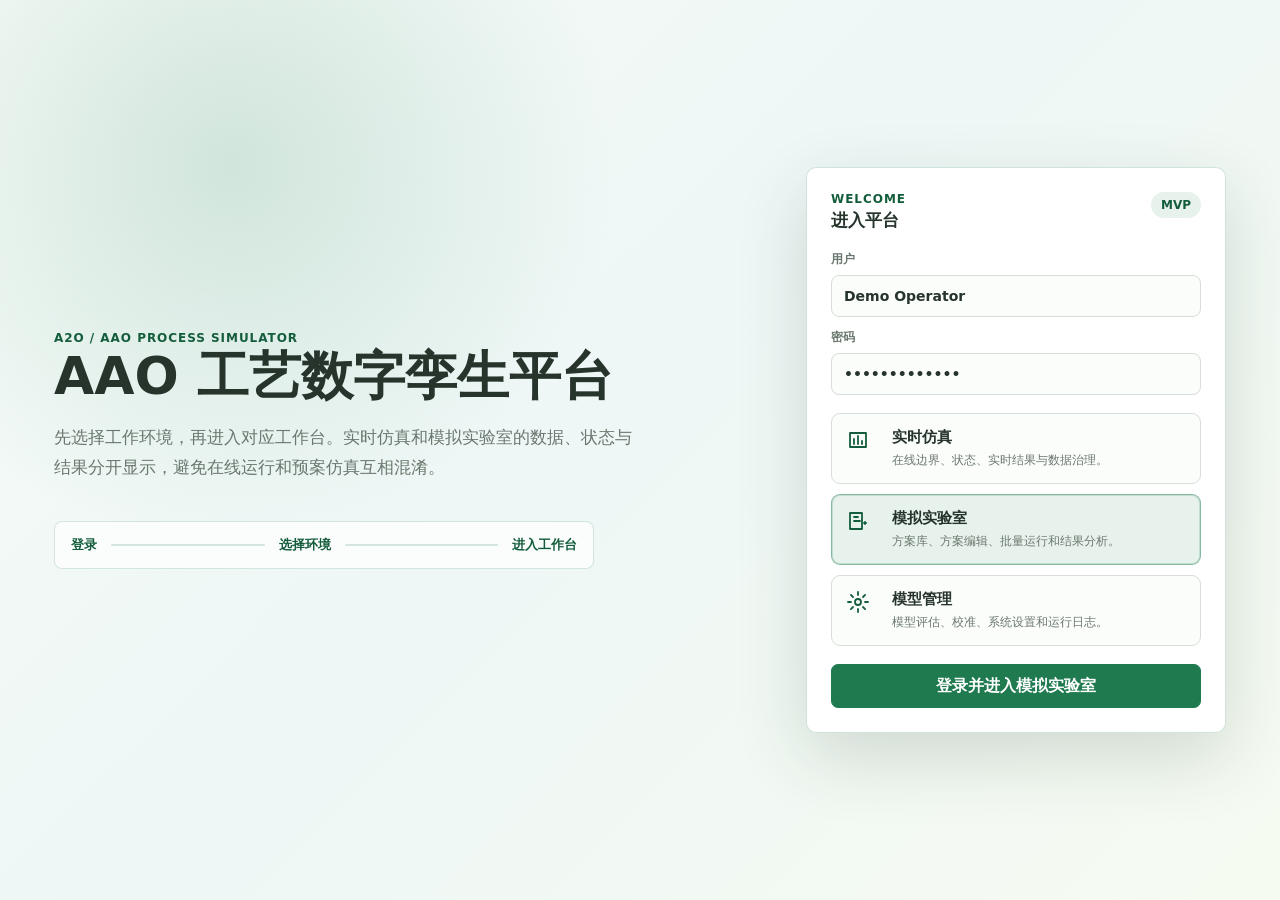
<file: index.html>
<!doctype html>
<html lang="zh-CN">
  <head>
    <meta charset="utf-8" />
    <meta name="viewport" content="width=device-width, initial-scale=1" />
    <title>AAO 在线仿真教学平台</title>
    <link rel="stylesheet" href="./styles.css" />
  </head>
  <body>
    <svg class="icon-sprite" aria-hidden="true">
      <symbol id="icon-model" viewBox="0 0 24 24"><path d="M12 3 5 7v7l7 4 7-4V7l-7-4Z"/><path d="M12 11 5.5 7.3"/><path d="M12 11v7"/><path d="m12 11 6.5-3.7"/></symbol>
      <symbol id="icon-config" viewBox="0 0 24 24"><path d="M4 4h12v16H4z"/><path d="M8 8h4"/><path d="M8 12h6"/><path d="M18 14h2"/><path d="M19 13v2"/></symbol>
      <symbol id="icon-chart" viewBox="0 0 24 24"><path d="M4 19V5h16v14z"/><path d="M8 16v-5"/><path d="M12 16V8"/><path d="M16 16v-3"/></symbol>
      <symbol id="icon-cleaning" viewBox="0 0 24 24"><ellipse cx="12" cy="6" rx="7" ry="3"/><path d="M5 6v6c0 1.7 3.1 3 7 3s7-1.3 7-3V6"/><path d="M5 12v6c0 1.7 3.1 3 7 3s7-1.3 7-3v-6"/></symbol>
      <symbol id="icon-eval" viewBox="0 0 24 24"><path d="M5 4h14v16H5z"/><path d="M8 9h8"/><path d="M8 13h5"/><path d="m15 17 2 2 3-4"/></symbol>
      <symbol id="icon-calibration" viewBox="0 0 24 24"><circle cx="12" cy="8" r="4"/><path d="M8 14 6 21l6-3 6 3-2-7"/><path d="m10 8 1.5 1.5L15 6"/></symbol>
      <symbol id="icon-log" viewBox="0 0 24 24"><path d="M6 4h12v16H6z"/><path d="M9 8h6"/><path d="M9 12h6"/><path d="M9 16h4"/></symbol>
      <symbol id="icon-refresh" viewBox="0 0 24 24"><path d="M20 12a8 8 0 1 1-2.3-5.7"/><path d="M20 4v6h-6"/></symbol>
      <symbol id="icon-settings" viewBox="0 0 24 24"><circle cx="12" cy="12" r="3"/><path d="M12 2v3"/><path d="M12 19v3"/><path d="m4.9 4.9 2.1 2.1"/><path d="m17 17 2.1 2.1"/><path d="M2 12h3"/><path d="M19 12h3"/><path d="m4.9 19.1 2.1-2.1"/><path d="m17 7 2.1-2.1"/></symbol>
      <symbol id="icon-database" viewBox="0 0 24 24"><ellipse cx="12" cy="5" rx="7" ry="3"/><path d="M5 5v6c0 1.7 3.1 3 7 3s7-1.3 7-3V5"/><path d="M5 11v6c0 1.7 3.1 3 7 3s7-1.3 7-3v-6"/></symbol>
      <symbol id="icon-check" viewBox="0 0 24 24"><circle cx="12" cy="12" r="9"/><path d="m8 12 2.5 2.5L16 9"/></symbol>
      <symbol id="icon-alert" viewBox="0 0 24 24"><path d="M12 3 2.8 20h18.4L12 3Z"/><path d="M12 9v5"/><path d="M12 17h.01"/></symbol>
      <symbol id="icon-clock" viewBox="0 0 24 24"><circle cx="12" cy="12" r="9"/><path d="M12 7v6l4 2"/></symbol>
      <symbol id="icon-chat" viewBox="0 0 24 24"><path d="M5 5h14v10H8l-3 4V5Z"/><path d="M8 9h8"/><path d="M8 12h5"/></symbol>
      <symbol id="icon-operator" viewBox="0 0 24 24">
        <circle cx="12" cy="9" r="4"/>
        <path d="M5 21c1.2-3.4 3.5-5 7-5s5.8 1.6 7 5"/>
        <path d="M6 10v-1a6 6 0 0 1 12 0v1"/>
        <path d="M5 10h2v4H5z"/>
        <path d="M17 10h2v4h-2z"/>
        <path d="M17 14c0 2-1.7 3-5 3"/>
        <path d="M11 17h2"/>
      </symbol>
    </svg>
    <section id="loginScreen" class="login-screen" aria-label="登录与环境选择">
      <div class="login-shell">
        <div class="login-hero">
          <p class="eyebrow">A2O / AAO PROCESS SIMULATOR</p>
          <h1>AAO 工艺数字孪生平台</h1>
          <p>先选择工作环境，再进入对应工作台。实时仿真和模拟实验室的数据、状态与结果分开显示，避免在线运行和预案仿真互相混淆。</p>
          <div class="login-flow">
            <span>登录</span>
            <strong></strong>
            <span>选择环境</span>
            <strong></strong>
            <span>进入工作台</span>
          </div>
        </div>
        <div class="login-card">
          <div class="login-card-heading">
            <div>
              <p class="eyebrow">WELCOME</p>
              <h2>进入平台</h2>
            </div>
            <span class="login-badge">MVP</span>
          </div>
          <label class="login-field">
            <span>用户</span>
            <input type="text" value="Demo Operator" aria-label="用户" />
          </label>
          <label class="login-field">
            <span>密码</span>
            <input type="password" value="demo-password" aria-label="密码" />
          </label>
          <div class="mode-select" aria-label="模式选择">
            <button class="mode-card" data-env-select="realtime" type="button">
              <svg><use href="#icon-chart"></use></svg>
              <span>实时仿真</span>
              <small>在线边界、状态、实时结果与数据治理。</small>
            </button>
            <button class="mode-card active" data-env-select="lab" type="button">
              <svg><use href="#icon-config"></use></svg>
              <span>模拟实验室</span>
              <small>方案库、方案编辑、批量运行和结果分析。</small>
            </button>
            <button class="mode-card" data-env-select="management" type="button">
              <svg><use href="#icon-settings"></use></svg>
              <span>模型管理</span>
              <small>模型评估、校准、系统设置和运行日志。</small>
            </button>
          </div>
          <button id="enterEnvironment" class="primary-button login-submit" type="button">登录并进入模拟实验室</button>
        </div>
      </div>
    </section>

    <div id="appFrame" class="app-frame" hidden>
      <aside class="app-sidebar" aria-label="主导航">
        <div class="sidebar-head">
          <div class="brand-block">
            <p class="eyebrow">A2O / AAO</p>
            <h1>AAO 工艺在线仿真</h1>
          </div>
          <button id="sidebarToggle" class="sidebar-toggle" type="button" aria-label="收起侧边栏" aria-expanded="true" title="收起侧边栏">
            <svg viewBox="0 0 24 24"><path d="M15 18l-6-6 6-6"/></svg>
          </button>
        </div>
        <nav class="primary-nav">
          <span class="nav-group-label" data-env="realtime">实时仿真</span>
          <button class="nav-item panel-tab" data-env="realtime" data-panel="realtimeDashboard" type="button" title="运行驾驶舱">
            <svg><use href="#icon-chart"></use></svg>
            <span class="nav-text">运行驾驶舱</span>
            <small>预测与调度</small>
          </button>
          <button class="nav-item panel-tab" data-env="realtime" data-panel="realtimeOps" type="button" title="实时推进">
            <svg><use href="#icon-database"></use></svg>
            <span class="nav-text">实时推进</span>
            <small>输入与计算</small>
          </button>
          <button class="nav-item panel-tab" data-env="realtime" data-panel="results" data-result-mode-target="realtime" type="button" title="实时结果">
            <svg><use href="#icon-chart"></use></svg>
            <span class="nav-text">实时结果</span>
            <small>曲线与建议</small>
          </button>
          <button class="nav-item panel-tab" data-env="realtime" data-panel="realtimeTrust" type="button" title="模型可信度">
            <svg><use href="#icon-eval"></use></svg>
            <span class="nav-text">模型可信度</span>
            <small>误差与校正</small>
          </button>
          <button class="nav-item panel-tab" data-env="realtime" data-panel="cleaning" type="button" title="在线数据清洗">
            <svg><use href="#icon-cleaning"></use></svg>
            <span class="nav-text">在线数据清洗</span>
            <small>质量与治理</small>
          </button>

          <span class="nav-group-label" data-env="lab">模拟实验室</span>
          <button class="nav-item panel-tab active" data-env="lab" data-panel="scenarioLibrary" type="button" title="方案库">
            <svg><use href="#icon-database"></use></svg>
            <span class="nav-text">方案库</span>
            <small>新建与打开</small>
          </button>
          <button class="nav-item panel-tab" data-env="lab" data-panel="params" type="button" title="方案编辑">
            <svg><use href="#icon-config"></use></svg>
            <span class="nav-text">方案编辑</span>
            <small>工艺图与边界</small>
          </button>
          <button class="nav-item panel-tab" data-env="lab" data-panel="results" data-result-mode-target="batch" type="button" title="结果查看">
            <svg><use href="#icon-chart"></use></svg>
            <span class="nav-text">结果查看</span>
            <small>曲线与导出</small>
          </button>
          <span class="nav-group-label" data-env="management">模型管理</span>
          <button class="nav-item panel-tab" data-env="management" data-panel="evaluation" type="button" title="模型评估">
            <svg><use href="#icon-eval"></use></svg>
            <span class="nav-text">模型评估</span>
            <small>可信度与对比</small>
          </button>
          <button class="nav-item panel-tab" data-env="management" data-panel="calibration" type="button" title="校准中心">
            <svg><use href="#icon-calibration"></use></svg>
            <span class="nav-text">校准中心</span>
            <small>率定与报告</small>
          </button>
          <button class="nav-item panel-tab" data-env="management" data-panel="settings" type="button" title="系统设置">
            <svg><use href="#icon-settings"></use></svg>
            <span class="nav-text">系统设置</span>
            <small>解算器与模型</small>
          </button>
          <button class="nav-item panel-tab" data-env="management" data-panel="logs" type="button" title="系统日志">
            <svg><use href="#icon-log"></use></svg>
            <span class="nav-text">系统日志</span>
            <small>任务与失败</small>
          </button>
        </nav>
        <div class="sidebar-footer">
          <span id="paramStorageStatus">使用当前参数</span>
        </div>
      </aside>

      <main class="workspace">
        <header class="topbar">
          <div>
            <p id="workspaceEyebrow" class="eyebrow">方案编辑</p>
            <h2 id="workspaceTitle">AAO 工艺流程</h2>
          </div>
          <div class="topbar-actions">
            <div class="environment-switcher">
              <span id="environmentBadge">模拟实验室</span>
              <select id="environmentSelect" aria-label="切换工作环境">
                <option value="realtime">实时仿真</option>
                <option value="lab">模拟实验室</option>
                <option value="management">模型管理</option>
              </select>
              <button id="logoutButton" class="secondary-button" type="button">退出登录</button>
            </div>
            <div class="simulation-status" aria-live="polite">
              <span id="statusBadge" class="status-badge">待运行</span>
              <div class="progress-row" aria-label="计算进度">
                <div class="progress-track">
                  <div id="progressBar" class="progress-bar"></div>
                </div>
                <span id="progressPercent" class="progress-percent">0%</span>
              </div>
            </div>
            <button id="runSimulation" class="primary-button">运行仿真</button>
            <button id="cancelSimulation" class="secondary-button danger-lite" type="button" hidden>终止计算</button>
          </div>
        </header>

        <section class="workspace-page stack-page scenario-library-page active" data-page="scenarioLibrary" aria-label="方案库">
          <div class="library-hero">
            <div>
              <p class="eyebrow">SIMULATION LAB</p>
              <h2>方案库</h2>
              <p>方案存放在本地 SQLite 项目库中。每个方案保存一套参数和可选 CSV 历史边界，打开后可进入方案编辑或直接运行。</p>
            </div>
            <div class="library-actions">
              <button id="libraryNewProject" class="secondary-button" type="button">新建方案</button>
            </div>
          </div>
          <div class="scenario-library-toolbar">
            <strong>方案列表</strong>
            <span id="scenarioLibraryStatus">正在加载方案...</span>
          </div>
          <div id="scenarioList" class="scenario-grid">
            <article class="scenario-card">
              <p>正在加载方案库。</p>
            </article>
          </div>
        </section>

      <section class="params-panel workspace-page" data-page="params" aria-label="参数设置">
        <div class="panel-heading compact">
          <div>
            <h2>仿真配置</h2>
            <p id="activeNodeLabel">全局参数</p>
          </div>
          <div class="param-actions" aria-label="参数保存">
            <div class="project-picker" aria-label="项目选择">
              <select id="projectSelect" aria-label="当前项目"></select>
              <button id="newProject" class="secondary-button" type="button">新建项目</button>
            </div>
            <div>
              <button id="saveParams" class="secondary-button" type="button">保存参数</button>
              <button id="resetParams" class="secondary-button danger-lite" type="button">重置默认</button>
            </div>
          </div>
        </div>
        <div class="scenario-model-board">
          <div class="model-board-heading">
            <div>
              <h3>2.5D 工艺底图</h3>
              <p>点击单体会定位到相关参数；底图用于核对方案结构、主水线、回流和排泥关系。</p>
            </div>
            <div class="model-board-legend" aria-label="工艺线图例">
              <span><i class="legend-main"></i>主水线</span>
              <span><i class="legend-recycle"></i>内/外回流</span>
              <span><i class="legend-was"></i>剩余污泥</span>
              <button id="resetLayout" class="secondary-button" type="button">重置布局</button>
            </div>
          </div>
          <div id="flowCanvas" class="flow-canvas isometric-canvas">
            <svg id="edgeLayer" class="edge-layer" aria-hidden="true"></svg>
          </div>
        </div>
        <div id="paramTabs" class="param-tabs workflow-tabs" role="tablist" aria-label="配置流程">
          <button class="tab param-tab active" data-tab="influent">进水</button>
          <button class="tab param-tab" data-tab="process">池体尺寸</button>
          <button class="tab param-tab" data-tab="operation">控制边界</button>
          <button class="tab param-tab" data-tab="boundaryData">边界数据</button>
        </div>
        <form id="parameterForm" class="parameter-form"></form>
        <div id="dataTools" class="data-tools" hidden>
          <div class="boundary-data-note">
            <strong>边界数据用于动态仿真</strong>
            <span>前面的“进水 / 池体尺寸 / 控制边界”是一组手动方案参数；这里上传的 CSV 是随时间变化的历史边界序列。上传后，CSV 中包含的字段会按时间驱动仿真；CSV 缺失的字段仍使用前面的手动配置。</span>
          </div>
          <label class="file-picker">
            <span>上传 CSV 历史数据</span>
            <input id="csvFileInput" type="file" accept=".csv,text/csv" />
          </label>
          <button id="clearCsvData" class="secondary-button" type="button">清除数据</button>
          <p id="csvStatus">尚未加载历史数据。CSV 作为边界条件序列，仿真总时长和输出间隔由“控制边界”设置。可直接使用 sample-data.csv。</p>
        </div>
      </section>

      <section class="workspace-page stack-page settings-page" data-page="settings" aria-label="系统设置">
        <div class="panel-heading">
          <div>
            <p class="eyebrow">SYSTEM SETTINGS</p>
            <h2>后台计算配置</h2>
            <p>全局解算器、模型参数和实时后台配置集中放在这里，避免和方案结果、实时结果展示混在一起。</p>
          </div>
        </div>
        <div class="settings-grid">
          <article class="settings-card">
            <div class="settings-card-head">
              <svg><use href="#icon-settings"></use></svg>
              <div>
                <h3>解算器配置</h3>
                <p>控制方案仿真和实时推进使用的计算引擎、误差容限和内部步长。</p>
              </div>
            </div>
            <dl id="settingsSolverSummary"></dl>
            <button id="openSolverSettings" class="secondary-button" type="button">编辑解算器参数</button>
            <div id="settingsSolverEditor" class="settings-editor" hidden></div>
            <button id="saveSolverSettings" class="secondary-button" type="button" hidden>保存解算器参数</button>
          </article>
          <article class="settings-card">
            <div class="settings-card-head">
              <svg><use href="#icon-model"></use></svg>
              <div>
                <h3>模型参数</h3>
                <p>ASM1 动力学参数、二沉池层数和 Takacs 沉降参数。</p>
              </div>
            </div>
            <dl id="settingsModelSummary"></dl>
            <button id="openModelSettings" class="secondary-button" type="button">编辑模型参数</button>
            <div id="settingsModelEditor" class="settings-editor" hidden></div>
            <button id="saveModelSettings" class="secondary-button" type="button" hidden>保存模型参数</button>
          </article>
          <article class="settings-card">
            <div class="settings-card-head">
              <svg><use href="#icon-clock"></use></svg>
              <div>
                <h3>实时后台</h3>
                <p>Mock 数据源、实时推进间隔和后台任务状态。</p>
              </div>
            </div>
            <div id="settingsMockSummary" class="mock-summary"></div>
            <div class="realtime-actions">
              <select id="settingsMockProfile" class="compact-select" aria-label="Mock 工况模式">
                <option value="normal">正常工况</option>
                <option value="shock">冲击负荷</option>
              </select>
              <button id="settingsStartMock" class="secondary-button" type="button">启动 Mock</button>
              <button id="settingsStopMock" class="secondary-button" type="button">停止 Mock</button>
              <button id="settingsRefreshMock" class="secondary-button" type="button">刷新状态</button>
            </div>
          </article>
        </div>
      </section>

      <section class="workspace-page stack-page" data-page="cleaning" aria-label="在线数据清洗">
        <div class="panel-heading">
          <div>
            <h2>在线数据清洗</h2>
            <p>所有在线边界数据先经过质量诊断、清洗和留痕，再进入动态模型。</p>
          </div>
          <div class="panel-tools">
            <button id="refreshDataCleaning" class="secondary-button icon-text-button" type="button">
              <svg><use href="#icon-refresh"></use></svg>
              <span>刷新</span>
            </button>
            <button id="openCleaningSettings" class="primary-button icon-text-button" type="button">
              <svg><use href="#icon-settings"></use></svg>
              <span>清洗设置</span>
            </button>
          </div>
        </div>
        <div id="dataCleaningTools" class="data-cleaning-tools" hidden>
          <div id="cleaningKpis" class="cleaning-kpis"></div>
          <div class="cleaning-workbench">
            <section class="tool-section cleaning-main">
              <div class="tool-section-heading">
                <strong>在线点位状态</strong>
                <span>最近 12 小时</span>
              </div>
              <div class="table-scroll">
                <table class="data-table cleaning-table">
                  <thead>
                    <tr>
                      <th>点位</th>
                      <th>模型变量</th>
                      <th>最新值</th>
                      <th>清洗后值</th>
                      <th>质量分</th>
                      <th>状态</th>
                      <th>异常类型</th>
                      <th>最近时间</th>
                      <th>处理策略</th>
                    </tr>
                  </thead>
                  <tbody id="cleaningPointRows"></tbody>
                </table>
              </div>
            </section>
            <aside class="cleaning-side">
              <section class="tool-section">
                <div class="tool-section-heading">
                  <strong>异常分布</strong>
                  <span>最近 12 小时</span>
                </div>
                <div id="cleaningIssueBars" class="issue-bars"></div>
              </section>
              <section class="tool-section">
                <div class="tool-section-heading">
                  <strong>清洗规则</strong>
                  <span>当前启用</span>
                </div>
                <div id="cleaningRuleChips" class="rule-chips"></div>
              </section>
              <section class="tool-section">
                <div class="tool-section-heading">
                  <strong>最近事件</strong>
                  <span>质量日志</span>
                </div>
                <div id="cleaningEvents" class="cleaning-events"></div>
              </section>
            </aside>
          </div>
          <section class="tool-section">
            <div class="tool-section-heading">
              <strong>最近 12 小时质量趋势</strong>
              <span>清洗后才进入模型边界</span>
            </div>
            <div id="cleaningTrend" class="cleaning-trend"></div>
          </section>
          <p id="dataCleaningStatus" class="data-cleaning-status-line">尚未加载在线数据清洗状态。</p>
        </div>
      </section>
      <dialog id="cleaningSettingsDialog" class="settings-dialog" aria-label="清洗设置">
        <form method="dialog">
          <div class="settings-dialog-head">
            <div>
              <p class="eyebrow">DATA CLEANING</p>
              <h3>清洗设置</h3>
            </div>
            <button class="icon-button" value="cancel" aria-label="关闭清洗设置">×</button>
          </div>
          <div class="settings-dialog-body">
            <p>选择当前项目启用的在线边界清洗规则。保存后，新进入系统的实时边界会按这些规则处理，仪表板中的“清洗规则”也会同步更新。</p>
            <div id="cleaningRuleSettings" class="cleaning-rule-settings"></div>
            <p id="cleaningSettingsStatus" class="tool-note">规则阈值暂由后端固定管理；后续可以扩展为项目级阈值配置。</p>
          </div>
          <div class="settings-dialog-actions">
            <button class="secondary-button" value="cancel">关闭</button>
            <button id="saveCleaningSettings" class="primary-button" type="button">保存设置</button>
          </div>
        </form>
      </dialog>

      <section class="workspace-page stack-page" data-page="logs" aria-label="系统日志">
        <div class="panel-heading">
          <div>
            <h2>系统日志</h2>
            <p>查看计算状态、失败日志和最近任务记录。</p>
          </div>
        </div>
        <div id="logTools" class="log-tools" hidden>
          <div class="tool-section">
            <div class="tool-section-heading">
              <strong>计算日志</strong>
              <span>最近 100 条</span>
            </div>
            <div class="realtime-actions">
              <button id="refreshLogs" class="secondary-button" type="button">刷新日志</button>
              <button id="clearLogs" class="secondary-button danger-lite" type="button">清空日志</button>
            </div>
            <p id="logStatus">尚未加载日志。</p>
          </div>
          <div id="logList" class="log-list"></div>
        </div>
      </section>

      <section class="workspace-page stack-page" data-page="calibration" aria-label="校准中心">
        <div class="panel-heading">
          <div>
            <h2>校准中心</h2>
            <p>上传观测数据、运行分阶段校准，并查看校准前后误差变化。</p>
          </div>
        </div>
        <div id="calibrationTools" class="calibration-tools" hidden>
          <div class="tool-section">
            <div class="tool-section-heading">
              <strong>观测数据</strong>
              <span>出水指标 CSV</span>
            </div>
            <label class="file-picker compact-file">
              <span>上传观测 CSV</span>
              <input id="calibrationObservationFileInput" type="file" accept=".csv,text/csv" />
            </label>
            <div class="realtime-actions">
              <button id="clearCalibrationObservations" class="secondary-button danger-lite" type="button">清除观测</button>
            </div>
            <p id="calibrationObservationStatus">尚未加载观测数据。可使用 time/day + effNh4/effCod/effNo3/effTn/effTss/BOD5 列。</p>
          </div>
          <div class="tool-section">
            <div class="tool-section-heading">
              <strong>历史回放</strong>
              <span>边界 CSV + 实测对比</span>
            </div>
            <label class="file-picker compact-file">
              <span>上传边界 CSV</span>
              <input id="replayBoundaryFileInput" type="file" accept=".csv,text/csv" />
            </label>
            <div class="realtime-actions">
              <button id="useProjectCsvForReplay" class="secondary-button" type="button">使用方案 CSV</button>
              <button id="runHistoricalReplay" class="secondary-button" type="button">运行历史回放</button>
            </div>
            <p id="historicalReplayStatus">尚未选择边界 CSV。可上传历史边界，或使用当前方案保存的 CSV。</p>
          </div>
          <div class="tool-section">
            <div class="tool-section-heading">
              <strong>校准任务</strong>
              <span>当前项目</span>
            </div>
            <select id="calibrationStageSelect" aria-label="校准阶段">
              <option value="nitrification">Nitrification / NH4</option>
              <option value="denitrification_tn">Denitrification / TN</option>
              <option value="cod_bod">COD / BOD</option>
              <option value="clarifier_tss">Clarifier / TSS</option>
            </select>
            <div class="realtime-actions">
              <button id="runQuickCalibration" class="secondary-button" type="button">运行校准</button>
              <button id="runCalibrationStage" class="secondary-button" type="button">运行阶段</button>
              <button id="runBsm1CalibrationReport" class="secondary-button" type="button">BSM1 报告</button>
              <button id="refreshCalibrationRuns" class="secondary-button" type="button">刷新记录</button>
              <button id="exportCalibrationReport" class="secondary-button" type="button">导出报告</button>
            </div>
            <p id="calibrationStatus">尚未运行校准任务。</p>
          </div>
          <div class="tool-section periodic-calibration-section">
            <div class="tool-section-heading">
              <strong>周期校准计划</strong>
              <span>日/周复核</span>
            </div>
            <div class="periodic-calibration-grid">
              <label>
                <span>计划名称</span>
                <input id="periodicCalibrationName" type="text" value="Weekly calibration check" />
              </label>
              <label>
                <span>周期</span>
                <select id="periodicCalibrationCadence">
                  <option value="manual">手动</option>
                  <option value="daily">每日</option>
                  <option value="weekly">每周</option>
                </select>
              </label>
              <label>
                <span>数据窗口 h</span>
                <input id="periodicCalibrationWindow" type="number" min="1" max="720" step="1" value="72" />
              </label>
              <label>
                <span>阶段</span>
                <select id="periodicCalibrationStage">
                  <option value="nitrification">Nitrification / NH4</option>
                  <option value="denitrification_tn">Denitrification / TN</option>
                  <option value="cod_bod">COD / BOD</option>
                  <option value="clarifier_tss">Clarifier / TSS</option>
                </select>
              </label>
              <label>
                <span>迭代</span>
                <input id="periodicCalibrationIterations" type="number" min="1" max="4" step="1" value="1" />
              </label>
              <label>
                <span>步长比例</span>
                <input id="periodicCalibrationStepFraction" type="number" min="0.001" max="0.25" step="0.001" value="0.05" />
              </label>
            </div>
            <div class="inline-options">
              <label><input id="periodicCalibrationEnabled" type="checkbox" /> 启用计划</label>
              <label><input id="periodicCalibrationUseProjectCsv" type="checkbox" checked /> 使用方案 CSV</label>
              <label><input id="periodicCalibrationApplyParams" type="checkbox" /> 运行后自动采纳参数</label>
            </div>
            <div class="realtime-actions">
              <button id="savePeriodicCalibration" class="secondary-button" type="button">保存计划</button>
              <button id="runPeriodicCalibration" class="secondary-button" type="button">立即运行</button>
              <button id="refreshPeriodicCalibration" class="secondary-button" type="button">刷新计划</button>
            </div>
            <p id="periodicCalibrationStatus">尚未加载周期校准计划。</p>
            <div id="periodicCalibrationSummary" class="periodic-calibration-summary"></div>
          </div>
          <div id="calibrationSummary" class="calibration-summary"></div>
          <div id="calibrationRunList" class="log-list"></div>
        </div>
      </section>

      <section class="workspace-page stack-page" data-page="evaluation" aria-label="模型评估">
        <div class="panel-heading">
          <div>
            <h2>模型评估</h2>
            <p>查看模型身份、假设、初始状态、结果可信度和参考模型对比。</p>
          </div>
          <div class="panel-tools">
            <button id="refreshModelEvaluation" class="secondary-button" type="button">刷新评估</button>
            <button id="compareBsm1Reference" class="secondary-button" type="button">对比 BSM1</button>
          </div>
        </div>
        <div id="evaluationTools" class="evaluation-tools" hidden>
          <div class="evaluation-grid">
            <section class="tool-section">
              <div class="tool-section-heading">
                <strong>模型身份</strong>
                <span>当前引擎</span>
              </div>
              <div id="modelMetadataSummary" class="evaluation-summary"></div>
            </section>
            <section class="tool-section">
              <div class="tool-section-heading">
                <strong>可信度筛查</strong>
                <span>当前结果</span>
              </div>
              <div id="credibilitySummary" class="evaluation-summary"></div>
            </section>
            <section class="tool-section">
              <div class="tool-section-heading">
                <strong>初始状态</strong>
                <span>当前参数</span>
              </div>
              <div id="initialConditionSummary" class="evaluation-summary"></div>
            </section>
            <section class="tool-section">
              <div class="tool-section-heading">
                <strong>参考模型对比</strong>
                <span>BSM1</span>
              </div>
              <div id="referenceComparisonSummary" class="evaluation-summary"></div>
            </section>
          </div>
          <p id="evaluationStatus">尚未加载模型评估。</p>
        </div>
      </section>

      <section class="workspace-page stack-page realtime-dashboard-page" data-page="realtimeDashboard" aria-label="实时仿真运行驾驶舱">
        <div class="dashboard-hero">
          <div>
            <p class="eyebrow">REALTIME SIMULATION</p>
            <h2>污水厂运行驾驶舱</h2>
            <p>基于最近实时边界、当前模型状态和 ASM1 滚动预测，展示未来 8 小时出水风险区间。预测只用于沙盘推演，不会覆盖真实实时状态。</p>
          </div>
          <div class="dashboard-actions">
            <div id="forecastRunMeta" class="forecast-run-meta">尚未生成预测</div>
            <button id="refreshRealtimeForecast" class="secondary-button" type="button">刷新预测</button>
          </div>
        </div>

        <div class="realtime-dashboard-grid">
          <div class="dashboard-main">
            <section class="dashboard-card">
              <div class="dashboard-card-head">
                <div>
                  <h3>实时进出水总览</h3>
                  <p>当前值 + 最近 24 小时趋势，作为未来 8 小时预测的输入基线。</p>
                </div>
                <span id="dashboardUpdatedAt">--</span>
              </div>
              <div id="dashboardOverviewCards" class="dashboard-overview-grid"></div>
            </section>

            <section class="dashboard-card forecast-combined-card">
              <div class="dashboard-card-head">
                <div>
                  <h3>未来 8 小时预测</h3>
                  <p>上方展示进水负荷预测，下方展示模型滚动计算得到的出水水质预测。</p>
                </div>
                <div class="forecast-metric-tabs" role="tablist" aria-label="预测指标">
                  <button class="active" data-forecast-metric="NH4" type="button">NH4-N</button>
                  <button data-forecast-metric="COD" type="button">COD</button>
                  <button data-forecast-metric="TN" type="button">TN</button>
                  <button data-forecast-metric="TP" type="button">TP</button>
                </div>
              </div>
              <div class="forecast-subsection">
                <div class="forecast-subsection-head">
                  <h4>进水负荷预测</h4>
                  <span>预测区间 + 中位负荷</span>
                </div>
              <div id="forecastCards" class="forecast-card-row"></div>
              </div>
              <div class="forecast-subsection">
                <div class="forecast-subsection-head">
                  <div>
                    <h4>出水水质预测</h4>
                    <span>中位线、预测区间、风险窗口与参考线</span>
                  </div>
                  <div id="forecastTrendLegend" class="forecast-trend-legend"></div>
                </div>
                <div id="forecastTrend" class="forecast-trend-chart"></div>
              </div>
            </section>
          </div>

          <aside class="dashboard-side">
            <section class="dashboard-card">
              <div class="dashboard-card-head compact">
                <h3>运行建议</h3>
                <span>风险来源 / 建议动作 / 判断依据</span>
              </div>
              <div id="forecastAdviceCards" class="forecast-advice-panel"></div>
            </section>
            <section class="dashboard-card">
              <div class="dashboard-card-head compact">
                <h3>关键监控指标</h3>
                <span>生物池 / 工艺段</span>
              </div>
              <div id="forecastMonitorRows" class="forecast-monitor-list"></div>
            </section>
            <section class="dashboard-card">
              <div class="dashboard-card-head compact">
                <h3>风险解释</h3>
                <span id="forecastRiskBadge">--</span>
              </div>
              <div id="forecastRiskNotes" class="forecast-risk-notes"></div>
            </section>
          </aside>
        </div>
      </section>

      <section class="results-panel workspace-page" data-page="realtimeOps" aria-label="实时推进">
        <div class="panel-heading">
          <div>
            <h2>实时推进</h2>
            <p>管理实时边界写入、模型增量推进、Mock 数据源和最近 12 小时输入/输出明细。</p>
          </div>
        </div>
        <div id="realtimeOpsMount"></div>
      </section>

      <section class="workspace-page stack-page" data-page="realtimeTrust" aria-label="模型可信度">
        <div class="panel-heading">
          <div>
            <h2>模型可信度</h2>
            <p>录入实测出水值，将在线模型预测与现场观测对齐，跟踪误差、偏差和校准需求。</p>
          </div>
          <div class="panel-tools">
            <button id="refreshRealtimeTrust" class="secondary-button" type="button">刷新可信度</button>
          </div>
        </div>
        <div id="realtimeTrustTools" class="realtime-trust-tools" hidden>
          <div class="evaluation-grid">
            <section class="tool-section">
              <div class="tool-section-heading">
                <strong>实测出水录入</strong>
                <span>现场 / 化验数据</span>
              </div>
              <div class="trust-observation-grid">
                <label><span>时间</span><input id="trustObservationTime" type="datetime-local" /></label>
                <label><span>COD mg/L</span><input id="trustObservedCod" type="number" step="0.1" /></label>
                <label><span>NH4-N mg/L</span><input id="trustObservedNh4" type="number" step="0.01" /></label>
                <label><span>TN mg/L</span><input id="trustObservedTn" type="number" step="0.1" /></label>
                <label><span>TSS mg/L</span><input id="trustObservedTss" type="number" step="0.1" /></label>
                <label><span>来源</span><input id="trustObservationSource" type="text" value="lab" /></label>
              </div>
              <div class="realtime-actions">
                <button id="fillObservationFromLatest" class="secondary-button" type="button">填入最新预测</button>
                <button id="saveRealtimeObservation" class="secondary-button" type="button">保存实测值</button>
                <button id="generateMockObservation" class="secondary-button" type="button">生成模拟实测</button>
              </div>
              <p class="tool-note">用于模型可信度检查。真实项目中这里应接入在线仪表或化验室 LIMS 数据。</p>
            </section>
            <section class="tool-section">
              <div class="tool-section-heading">
                <strong>当前可信度</strong>
                <span>最近 24 小时</span>
              </div>
              <div id="trustSummary" class="trust-summary"></div>
            </section>
          </div>
          <section class="tool-section">
            <div class="tool-section-heading">
              <strong>分指标误差</strong>
              <span>预测值 - 实测值</span>
            </div>
            <div id="trustMetricGrid" class="trust-metric-grid"></div>
          </section>
          <div class="evaluation-grid">
            <section class="tool-section">
              <div class="tool-section-heading">
                <strong>误差趋势</strong>
                <span>最近 24 小时</span>
              </div>
              <div id="trustTrendChart" class="trust-trend-chart"></div>
            </section>
            <section class="tool-section">
              <div class="tool-section-heading">
                <strong>校准建议</strong>
                <span>按误差来源生成</span>
              </div>
              <div id="trustSuggestionList" class="trust-suggestion-list"></div>
            </section>
            <section class="tool-section">
              <div class="tool-section-heading">
                <strong>状态校正器</strong>
                <span>输出偏置修正</span>
              </div>
              <div id="stateCorrectionPanel" class="state-correction-panel"></div>
              <div class="realtime-actions">
                <button id="applyStateCorrection" class="secondary-button" type="button">应用建议校正</button>
                <button id="clearStateCorrection" class="secondary-button danger-lite" type="button">清除校正</button>
              </div>
            </section>
          </div>
          <section class="tool-section table-section">
            <div class="tool-section-heading">
              <strong>最近对比记录</strong>
              <span>按模型时间匹配</span>
            </div>
            <div class="table-scroll">
              <table class="data-table">
                <thead>
                  <tr>
                    <th>观测时间</th>
                    <th>模型时间</th>
                    <th>指标</th>
                    <th>预测</th>
                    <th>实测</th>
                    <th>误差</th>
                    <th>滞后</th>
                  </tr>
                </thead>
                <tbody id="trustComparisonRows"></tbody>
              </table>
            </div>
          </section>
          <p id="realtimeTrustStatus">尚未加载模型可信度。</p>
        </div>
      </section>

      <section class="results-panel workspace-page" data-page="results" aria-label="仿真结果">
        <div class="panel-heading">
          <div>
            <h2 id="resultPanelTitle">仿真结果</h2>
            <p id="resultSummary">点击运行后显示出水水质；点击流程单体后可选择指标查看浓度变化。</p>
          </div>
          <div class="metric-strip">
            <div>
              <span>出水 NH4-N</span>
              <strong id="metricNh4">--</strong>
            </div>
            <div>
              <span>出水 TN</span>
              <strong id="metricTn">--</strong>
            </div>
            <div>
              <span>出水 TSS</span>
              <strong id="metricTss">--</strong>
            </div>
          </div>
        </div>

        <div class="result-mode-tabs" role="tablist" aria-label="结果模式">
          <button class="tab result-mode-tab active" data-result-mode="batch" type="button">批量仿真结果</button>
          <button class="tab result-mode-tab" data-result-mode="realtime" type="button">实时结果</button>
        </div>

        <div id="batchResults" class="batch-results">
          <div class="chart-toolbar">
            <div class="chart-view-tabs" role="tablist" aria-label="结果视图">
              <button class="chart-toggle" data-chart="effluent">出水水质</button>
              <button class="chart-toggle active" data-chart="boundaries">边界输入</button>
              <button class="chart-toggle" data-chart="nitrogen">氮转化</button>
              <button class="chart-toggle" data-chart="solids">污泥与 DO</button>
              <button class="chart-toggle" data-chart="unit">单体过程</button>
            </div>
            <div class="chart-actions">
              <label id="metricPicker" class="metric-picker" hidden>
                <span>指标</span>
                <select id="unitMetricSelect"></select>
              </label>
              <div class="export-menu">
                <button id="exportMenuButton" class="secondary-button" type="button" aria-expanded="false">导出</button>
                <div id="exportMenu" class="export-menu-panel" hidden>
                  <button id="exportResultsCsv" type="button">导出结果 CSV</button>
                  <button id="exportBoundariesCsv" type="button">导出边界 CSV</button>
                  <button id="exportUnitsCsv" type="button">导出单体 CSV</button>
                  <button id="exportConfigJson" type="button">导出配置 JSON</button>
                  <label class="import-config">
                    <span>导入配置</span>
                    <input id="importConfigJson" type="file" accept=".json,application/json" />
                  </label>
                </div>
              </div>
            </div>
          </div>
          <div id="warningPanel" class="warning-panel" hidden></div>
          <div class="chart-wrap">
            <canvas id="resultChart" width="1200" height="420"></canvas>
            <div id="chartTooltip" class="chart-tooltip" hidden></div>
          </div>
          <div id="legend" class="legend"></div>
          <section id="aiAnalysisPanel" class="ai-analysis-panel" aria-label="AI 结果分析建议">
            <div class="ai-analysis-head">
              <div>
                <p class="eyebrow">AI ADVISOR</p>
                <h3>AI 结果分析与建议</h3>
                <p>基于当前仿真结果生成工艺表现总结、风险判断和调整建议。API Key 仅由后端本地环境读取。</p>
              </div>
              <div class="ai-analysis-actions">
                <label class="ai-model-field">
                  <span>模型</span>
                  <select id="aiModelSelect" aria-label="AI 分析模型">
                    <option value="deepseek/deepseek-v4-flash">deepseek-v4-flash</option>
                    <option value="deepseek/deepseek-v4-pro">deepseek-v4-pro</option>
                  </select>
                </label>
                <span id="aiAnalysisMeta">DeepSeek · 本地密钥</span>
                <button id="runAiAnalysis" class="secondary-button" type="button">生成 AI 建议</button>
              </div>
            </div>
            <div id="aiAnalysisStatus" class="ai-analysis-status">运行仿真或加载实时结果后可生成 AI 分析。</div>
            <div id="aiAnalysisOutput" class="ai-analysis-output">
              <p>暂无 AI 建议。</p>
            </div>
          </section>
        </div>

        <div id="realtimeTools" class="realtime-tools" hidden>
          <div class="realtime-console">
            <div class="tool-section">
              <div class="tool-section-heading">
                <strong>实时输入</strong>
                <span>边界数据写入</span>
              </div>
              <div class="realtime-actions">
                <button id="ingestRealtimeSample" class="secondary-button" type="button">仅推送边界</button>
                <button id="pushAndStepRealtime" class="secondary-button" type="button">推送并计算一步</button>
                <button id="refreshRealtime" class="secondary-button" type="button">刷新最新</button>
              </div>
            </div>
            <div class="tool-section">
              <div class="tool-section-heading">
                <strong>模型推进</strong>
                <span>从保存状态继续计算</span>
              </div>
              <div class="realtime-actions">
                <button id="stepRealtime" class="secondary-button" type="button">用最新边界推进一步</button>
                <button id="resetRealtime" class="secondary-button danger-lite" type="button">重置实时状态</button>
              </div>
            </div>
            <div class="tool-section">
              <div class="tool-section-heading">
                <strong>Mock 数据源</strong>
                <span>由系统设置统一管理</span>
              </div>
              <p class="tool-note">Mock 会每 5 分钟自动生成一条模拟边界并推进模型。启动、停止和工况模式统一在“模型管理 > 系统设置”中配置。</p>
              <div class="realtime-actions">
                <button id="refreshMockRealtime" class="secondary-button" type="button">刷新状态</button>
                <button id="openRealtimeSettings" class="secondary-button" type="button">打开系统设置</button>
              </div>
              <div id="mockSummary" class="mock-summary"></div>
            </div>
            <p id="realtimeStatus">尚未接入实时数据。可先推送当前进水参数，再推进模型一步。</p>
            <div id="realtimeSummary" class="realtime-summary"></div>
          </div>

          <div class="realtime-history-grid">
            <div class="tool-section table-section">
              <div class="tool-section-heading">
                <strong>在线边界数据</strong>
                <span>最近 12 小时</span>
              </div>
              <div class="table-scroll">
                <table class="data-table">
                  <thead>
                    <tr>
                      <th>边界时间</th>
                      <th>ID</th>
                      <th>Q</th>
                      <th>COD</th>
                      <th>NH4</th>
                      <th>NO3</th>
                      <th>TSS</th>
                      <th>DO</th>
                      <th>质量</th>
                      <th>来源</th>
                      <th>问题</th>
                    </tr>
                  </thead>
                  <tbody id="realtimeBoundaryRows"></tbody>
                </table>
              </div>
            </div>
            <div class="tool-section table-section">
              <div class="tool-section-heading">
                <strong>推进结果</strong>
                <span>最近 12 小时</span>
              </div>
              <div class="table-scroll">
                <table class="data-table">
                  <thead>
                    <tr>
                      <th>模型时间</th>
                      <th>边界时间</th>
                      <th>输入 ID</th>
                      <th>步长</th>
                      <th>COD</th>
                      <th>NH4-N</th>
                      <th>TN</th>
                      <th>TSS</th>
                      <th>MLSS</th>
                    </tr>
                  </thead>
                  <tbody id="realtimeResultRows"></tbody>
                </table>
              </div>
            </div>
          </div>
        </div>
      </section>
      </main>
    </div>

    <button id="systemChatToggle" class="system-chat-toggle" type="button" aria-label="打开系统助手" title="系统助手" hidden>
      <svg><use href="#icon-operator"></use></svg>
    </button>
    <section id="systemChatPanel" class="system-chat-panel" aria-label="系统助手聊天窗口" hidden>
      <div class="system-chat-head">
        <div>
          <p class="eyebrow">SYSTEM CHAT</p>
          <h3>系统助手</h3>
          <span>Powered by Deepseek-v4-pro</span>
        </div>
        <button id="systemChatClose" class="icon-button" type="button" aria-label="关闭系统助手">×</button>
      </div>
      <div class="system-chat-workspace">
        <aside class="system-chat-sessions" aria-label="历史会话">
          <div class="system-chat-sessions-head">
            <span>历史会话</span>
            <button id="systemChatNew" class="ghost-button" type="button">新建</button>
          </div>
          <input id="systemChatSearch" class="system-chat-search" type="search" placeholder="搜索会话" aria-label="搜索历史会话" />
          <div id="systemChatSessionList" class="system-chat-session-list"></div>
        </aside>
        <div class="system-chat-main">
          <div id="systemChatMessages" class="system-chat-messages" aria-live="polite"></div>
          <form id="systemChatForm" class="system-chat-form">
            <textarea id="systemChatInput" rows="2" placeholder="问我系统功能、操作路径，或让它分析当前结果。"></textarea>
            <button id="systemChatSend" class="primary-button" type="submit">发送</button>
          </form>
        </div>
      </div>
    </section>

    <script src="./app.js"></script>
  </body>
</html>
</file>
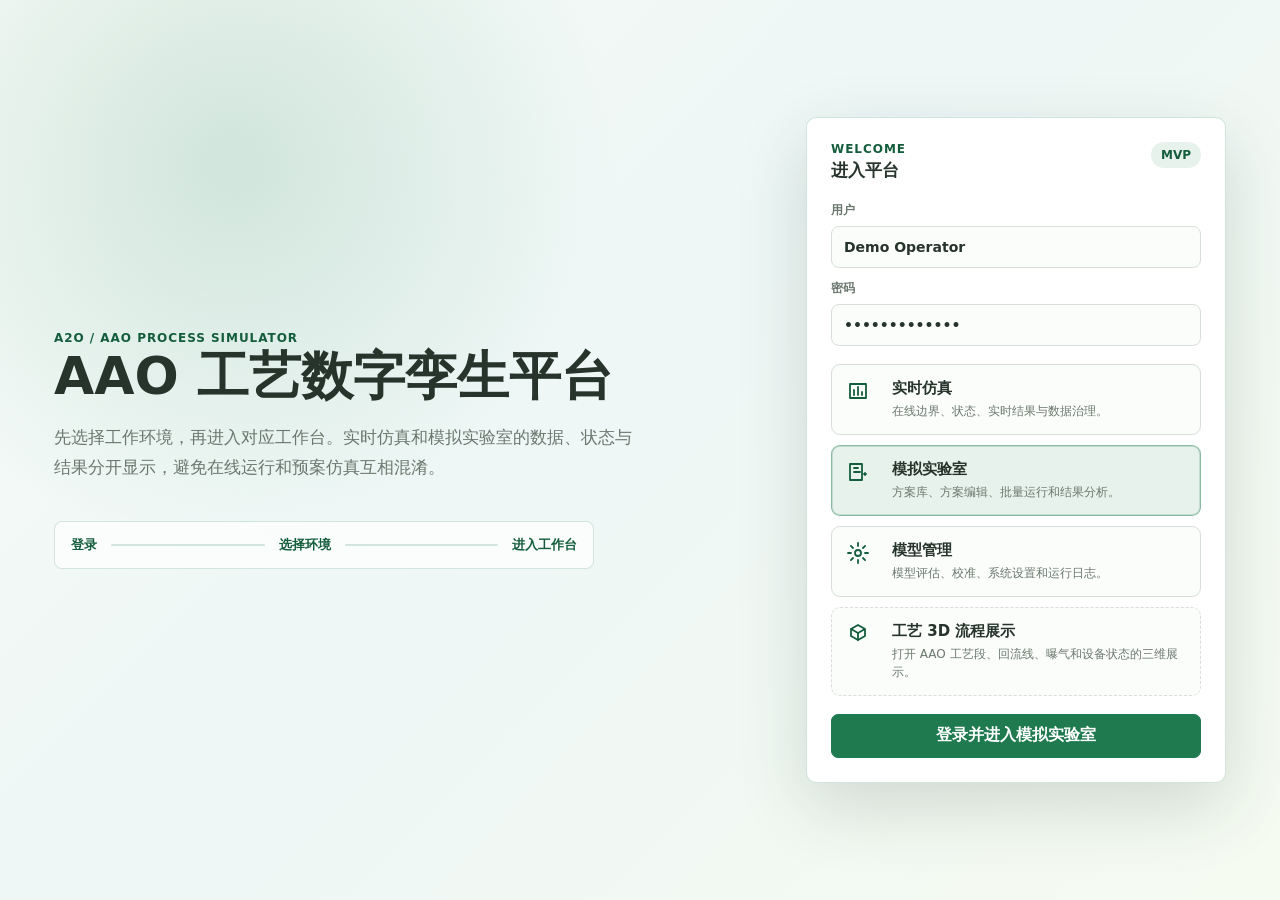
<file: frontend/asm-platform/index.html>
<!doctype html>
<html lang="zh-CN">
  <head>
    <meta charset="utf-8" />
    <meta name="viewport" content="width=device-width, initial-scale=1" />
    <title>AAO 在线仿真教学平台</title>
    <link rel="stylesheet" href="./styles.css" />
  </head>
  <body>
    <svg class="icon-sprite" aria-hidden="true">
      <symbol id="icon-model" viewBox="0 0 24 24"><path d="M12 3 5 7v7l7 4 7-4V7l-7-4Z"/><path d="M12 11 5.5 7.3"/><path d="M12 11v7"/><path d="m12 11 6.5-3.7"/></symbol>
      <symbol id="icon-config" viewBox="0 0 24 24"><path d="M4 4h12v16H4z"/><path d="M8 8h4"/><path d="M8 12h6"/><path d="M18 14h2"/><path d="M19 13v2"/></symbol>
      <symbol id="icon-chart" viewBox="0 0 24 24"><path d="M4 19V5h16v14z"/><path d="M8 16v-5"/><path d="M12 16V8"/><path d="M16 16v-3"/></symbol>
      <symbol id="icon-cleaning" viewBox="0 0 24 24"><ellipse cx="12" cy="6" rx="7" ry="3"/><path d="M5 6v6c0 1.7 3.1 3 7 3s7-1.3 7-3V6"/><path d="M5 12v6c0 1.7 3.1 3 7 3s7-1.3 7-3v-6"/></symbol>
      <symbol id="icon-eval" viewBox="0 0 24 24"><path d="M5 4h14v16H5z"/><path d="M8 9h8"/><path d="M8 13h5"/><path d="m15 17 2 2 3-4"/></symbol>
      <symbol id="icon-calibration" viewBox="0 0 24 24"><circle cx="12" cy="8" r="4"/><path d="M8 14 6 21l6-3 6 3-2-7"/><path d="m10 8 1.5 1.5L15 6"/></symbol>
      <symbol id="icon-log" viewBox="0 0 24 24"><path d="M6 4h12v16H6z"/><path d="M9 8h6"/><path d="M9 12h6"/><path d="M9 16h4"/></symbol>
      <symbol id="icon-refresh" viewBox="0 0 24 24"><path d="M20 12a8 8 0 1 1-2.3-5.7"/><path d="M20 4v6h-6"/></symbol>
      <symbol id="icon-settings" viewBox="0 0 24 24"><circle cx="12" cy="12" r="3"/><path d="M12 2v3"/><path d="M12 19v3"/><path d="m4.9 4.9 2.1 2.1"/><path d="m17 17 2.1 2.1"/><path d="M2 12h3"/><path d="M19 12h3"/><path d="m4.9 19.1 2.1-2.1"/><path d="m17 7 2.1-2.1"/></symbol>
      <symbol id="icon-database" viewBox="0 0 24 24"><ellipse cx="12" cy="5" rx="7" ry="3"/><path d="M5 5v6c0 1.7 3.1 3 7 3s7-1.3 7-3V5"/><path d="M5 11v6c0 1.7 3.1 3 7 3s7-1.3 7-3v-6"/></symbol>
      <symbol id="icon-check" viewBox="0 0 24 24"><circle cx="12" cy="12" r="9"/><path d="m8 12 2.5 2.5L16 9"/></symbol>
      <symbol id="icon-alert" viewBox="0 0 24 24"><path d="M12 3 2.8 20h18.4L12 3Z"/><path d="M12 9v5"/><path d="M12 17h.01"/></symbol>
      <symbol id="icon-clock" viewBox="0 0 24 24"><circle cx="12" cy="12" r="9"/><path d="M12 7v6l4 2"/></symbol>
      <symbol id="icon-chat" viewBox="0 0 24 24"><path d="M5 5h14v10H8l-3 4V5Z"/><path d="M8 9h8"/><path d="M8 12h5"/></symbol>
      <symbol id="icon-operator" viewBox="0 0 24 24">
        <circle cx="12" cy="9" r="4"/>
        <path d="M5 21c1.2-3.4 3.5-5 7-5s5.8 1.6 7 5"/>
        <path d="M6 10v-1a6 6 0 0 1 12 0v1"/>
        <path d="M5 10h2v4H5z"/>
        <path d="M17 10h2v4h-2z"/>
        <path d="M17 14c0 2-1.7 3-5 3"/>
        <path d="M11 17h2"/>
      </symbol>
    </svg>
    <section id="loginScreen" class="login-screen" aria-label="登录与环境选择">
      <div class="login-shell">
        <div class="login-hero">
          <p class="eyebrow">A2O / AAO PROCESS SIMULATOR</p>
          <h1>AAO 工艺数字孪生平台</h1>
          <p>先选择工作环境，再进入对应工作台。实时仿真和模拟实验室的数据、状态与结果分开显示，避免在线运行和预案仿真互相混淆。</p>
          <div class="login-flow">
            <span>登录</span>
            <strong></strong>
            <span>选择环境</span>
            <strong></strong>
            <span>进入工作台</span>
          </div>
        </div>
        <div class="login-card">
          <div class="login-card-heading">
            <div>
              <p class="eyebrow">WELCOME</p>
              <h2>进入平台</h2>
            </div>
            <span class="login-badge">MVP</span>
          </div>
          <label class="login-field">
            <span>用户</span>
            <input type="text" value="Demo Operator" aria-label="用户" />
          </label>
          <label class="login-field">
            <span>密码</span>
            <input type="password" value="demo-password" aria-label="密码" />
          </label>
          <div class="mode-select" aria-label="模式选择">
            <button class="mode-card" data-env-select="realtime" type="button">
              <svg><use href="#icon-chart"></use></svg>
              <span>实时仿真</span>
              <small>在线边界、状态、实时结果与数据治理。</small>
            </button>
            <button class="mode-card active" data-env-select="lab" type="button">
              <svg><use href="#icon-config"></use></svg>
              <span>模拟实验室</span>
              <small>方案库、方案编辑、批量运行和结果分析。</small>
            </button>
            <button class="mode-card" data-env-select="management" type="button">
              <svg><use href="#icon-settings"></use></svg>
              <span>模型管理</span>
              <small>模型评估、校准、系统设置和运行日志。</small>
            </button>
            <a class="mode-card mode-link" href="../3d-process/wwtp-3d.html">
              <svg><use href="#icon-model"></use></svg>
              <span>工艺 3D 流程展示</span>
              <small>打开 AAO 工艺段、回流线、曝气和设备状态的三维展示。</small>
            </a>
          </div>
          <button id="enterEnvironment" class="primary-button login-submit" type="button">登录并进入模拟实验室</button>
        </div>
      </div>
    </section>

    <div id="appFrame" class="app-frame" hidden>
      <aside class="app-sidebar" aria-label="主导航">
        <div class="sidebar-head">
          <div class="brand-block">
            <p class="eyebrow">A2O / AAO</p>
            <h1>AAO 工艺在线仿真</h1>
          </div>
          <button id="sidebarToggle" class="sidebar-toggle" type="button" aria-label="收起侧边栏" aria-expanded="true" title="收起侧边栏">
            <svg viewBox="0 0 24 24"><path d="M15 18l-6-6 6-6"/></svg>
          </button>
        </div>
        <nav class="primary-nav">
          <span class="nav-group-label" data-env="realtime">实时仿真</span>
          <button class="nav-item panel-tab" data-env="realtime" data-panel="realtimeDashboard" type="button" title="运行驾驶舱">
            <svg><use href="#icon-chart"></use></svg>
            <span class="nav-text">运行驾驶舱</span>
            <small>预测与调度</small>
          </button>
          <button class="nav-item panel-tab" data-env="realtime" data-panel="realtimeOps" type="button" title="实时推进">
            <svg><use href="#icon-database"></use></svg>
            <span class="nav-text">实时推进</span>
            <small>输入与计算</small>
          </button>
          <button class="nav-item panel-tab" data-env="realtime" data-panel="results" data-result-mode-target="realtime" type="button" title="实时结果">
            <svg><use href="#icon-chart"></use></svg>
            <span class="nav-text">实时结果</span>
            <small>曲线与建议</small>
          </button>
          <button class="nav-item panel-tab" data-env="realtime" data-panel="realtimeTrust" type="button" title="模型可信度">
            <svg><use href="#icon-eval"></use></svg>
            <span class="nav-text">模型可信度</span>
            <small>误差与校正</small>
          </button>
          <button class="nav-item panel-tab" data-env="realtime" data-panel="cleaning" type="button" title="在线数据清洗">
            <svg><use href="#icon-cleaning"></use></svg>
            <span class="nav-text">在线数据清洗</span>
            <small>质量与治理</small>
          </button>

          <span class="nav-group-label" data-env="lab">模拟实验室</span>
          <button class="nav-item panel-tab active" data-env="lab" data-panel="scenarioLibrary" type="button" title="方案库">
            <svg><use href="#icon-database"></use></svg>
            <span class="nav-text">方案库</span>
            <small>新建与打开</small>
          </button>
          <button class="nav-item panel-tab" data-env="lab" data-panel="params" type="button" title="方案编辑">
            <svg><use href="#icon-config"></use></svg>
            <span class="nav-text">方案编辑</span>
            <small>工艺图与边界</small>
          </button>
          <button class="nav-item panel-tab" data-env="lab" data-panel="results" data-result-mode-target="batch" type="button" title="结果查看">
            <svg><use href="#icon-chart"></use></svg>
            <span class="nav-text">结果查看</span>
            <small>曲线与导出</small>
          </button>
          <span class="nav-group-label" data-env="management">模型管理</span>
          <button class="nav-item panel-tab" data-env="management" data-panel="evaluation" type="button" title="模型评估">
            <svg><use href="#icon-eval"></use></svg>
            <span class="nav-text">模型评估</span>
            <small>可信度与对比</small>
          </button>
          <button class="nav-item panel-tab" data-env="management" data-panel="calibration" type="button" title="校准中心">
            <svg><use href="#icon-calibration"></use></svg>
            <span class="nav-text">校准中心</span>
            <small>率定与报告</small>
          </button>
          <button class="nav-item panel-tab" data-env="management" data-panel="settings" type="button" title="系统设置">
            <svg><use href="#icon-settings"></use></svg>
            <span class="nav-text">系统设置</span>
            <small>解算器与模型</small>
          </button>
          <button class="nav-item panel-tab" data-env="management" data-panel="logs" type="button" title="系统日志">
            <svg><use href="#icon-log"></use></svg>
            <span class="nav-text">系统日志</span>
            <small>任务与失败</small>
          </button>
        </nav>
        <div class="sidebar-footer">
          <span id="paramStorageStatus">使用当前参数</span>
        </div>
      </aside>

      <main class="workspace">
        <header class="topbar">
          <div>
            <p id="workspaceEyebrow" class="eyebrow">方案编辑</p>
            <h2 id="workspaceTitle">AAO 工艺流程</h2>
          </div>
          <div class="topbar-actions">
            <div class="environment-switcher">
              <span id="environmentBadge">模拟实验室</span>
              <select id="environmentSelect" aria-label="切换工作环境">
                <option value="realtime">实时仿真</option>
                <option value="lab">模拟实验室</option>
                <option value="management">模型管理</option>
              </select>
              <button id="logoutButton" class="secondary-button" type="button">退出登录</button>
            </div>
            <div class="simulation-status" aria-live="polite">
              <span id="statusBadge" class="status-badge">待运行</span>
              <div class="progress-row" aria-label="计算进度">
                <div class="progress-track">
                  <div id="progressBar" class="progress-bar"></div>
                </div>
                <span id="progressPercent" class="progress-percent">0%</span>
              </div>
            </div>
            <button id="runSimulation" class="primary-button">运行仿真</button>
            <button id="cancelSimulation" class="secondary-button danger-lite" type="button" hidden>终止计算</button>
          </div>
        </header>

        <section class="workspace-page stack-page scenario-library-page active" data-page="scenarioLibrary" aria-label="方案库">
          <div class="library-hero">
            <div>
              <p class="eyebrow">SIMULATION LAB</p>
              <h2>方案库</h2>
              <p>方案存放在本地 SQLite 项目库中。每个方案保存一套参数和可选 CSV 历史边界，打开后可进入方案编辑或直接运行。</p>
            </div>
            <div class="library-actions">
              <button id="libraryNewProject" class="secondary-button" type="button">新建方案</button>
            </div>
          </div>
          <div class="scenario-library-toolbar">
            <strong>方案列表</strong>
            <span id="scenarioLibraryStatus">正在加载方案...</span>
          </div>
          <div id="scenarioList" class="scenario-grid">
            <article class="scenario-card">
              <p>正在加载方案库。</p>
            </article>
          </div>
        </section>

      <section class="params-panel workspace-page" data-page="params" aria-label="参数设置">
        <div class="panel-heading compact">
          <div>
            <h2>仿真配置</h2>
            <p id="activeNodeLabel">全局参数</p>
          </div>
          <div class="param-actions" aria-label="参数保存">
            <div class="project-picker" aria-label="项目选择">
              <select id="projectSelect" aria-label="当前项目"></select>
              <button id="newProject" class="secondary-button" type="button">新建项目</button>
            </div>
            <div>
              <button id="saveParams" class="secondary-button" type="button">保存参数</button>
              <button id="resetParams" class="secondary-button danger-lite" type="button">重置默认</button>
            </div>
          </div>
        </div>
        <div class="scenario-model-board">
          <div class="model-board-heading">
            <div>
              <h3>2.5D 工艺底图</h3>
              <p>点击单体会定位到相关参数；底图用于核对方案结构、主水线、回流和排泥关系。</p>
            </div>
            <div class="model-board-legend" aria-label="工艺线图例">
              <span><i class="legend-main"></i>主水线</span>
              <span><i class="legend-recycle"></i>内/外回流</span>
              <span><i class="legend-was"></i>剩余污泥</span>
              <button id="resetLayout" class="secondary-button" type="button">重置布局</button>
            </div>
          </div>
          <div id="flowCanvas" class="flow-canvas isometric-canvas">
            <svg id="edgeLayer" class="edge-layer" aria-hidden="true"></svg>
          </div>
        </div>
        <div id="paramTabs" class="param-tabs workflow-tabs" role="tablist" aria-label="配置流程">
          <button class="tab param-tab active" data-tab="influent">进水</button>
          <button class="tab param-tab" data-tab="process">池体尺寸</button>
          <button class="tab param-tab" data-tab="operation">控制边界</button>
          <button class="tab param-tab" data-tab="boundaryData">边界数据</button>
        </div>
        <form id="parameterForm" class="parameter-form"></form>
        <div id="dataTools" class="data-tools" hidden>
          <div class="boundary-data-note">
            <strong>边界数据用于动态仿真</strong>
            <span>前面的“进水 / 池体尺寸 / 控制边界”是一组手动方案参数；这里上传的 CSV 是随时间变化的历史边界序列。上传后，CSV 中包含的字段会按时间驱动仿真；CSV 缺失的字段仍使用前面的手动配置。</span>
          </div>
          <label class="file-picker">
            <span>上传 CSV 历史数据</span>
            <input id="csvFileInput" type="file" accept=".csv,text/csv" />
          </label>
          <button id="clearCsvData" class="secondary-button" type="button">清除数据</button>
          <p id="csvStatus">尚未加载历史数据。CSV 作为边界条件序列，仿真总时长和输出间隔由“控制边界”设置。可直接使用 sample-data.csv。</p>
        </div>
      </section>

      <section class="workspace-page stack-page settings-page" data-page="settings" aria-label="系统设置">
        <div class="panel-heading">
          <div>
            <p class="eyebrow">SYSTEM SETTINGS</p>
            <h2>后台计算配置</h2>
            <p>全局解算器、模型参数和实时后台配置集中放在这里，避免和方案结果、实时结果展示混在一起。</p>
          </div>
        </div>
        <div class="settings-grid">
          <article class="settings-card">
            <div class="settings-card-head">
              <svg><use href="#icon-settings"></use></svg>
              <div>
                <h3>解算器配置</h3>
                <p>控制方案仿真和实时推进使用的计算引擎、误差容限和内部步长。</p>
              </div>
            </div>
            <dl id="settingsSolverSummary"></dl>
            <button id="openSolverSettings" class="secondary-button" type="button">编辑解算器参数</button>
            <div id="settingsSolverEditor" class="settings-editor" hidden></div>
            <button id="saveSolverSettings" class="secondary-button" type="button" hidden>保存解算器参数</button>
          </article>
          <article class="settings-card">
            <div class="settings-card-head">
              <svg><use href="#icon-model"></use></svg>
              <div>
                <h3>模型参数</h3>
                <p>ASM1 动力学参数、二沉池层数和 Takacs 沉降参数。</p>
              </div>
            </div>
            <dl id="settingsModelSummary"></dl>
            <button id="openModelSettings" class="secondary-button" type="button">编辑模型参数</button>
            <div id="settingsModelEditor" class="settings-editor" hidden></div>
            <button id="saveModelSettings" class="secondary-button" type="button" hidden>保存模型参数</button>
          </article>
          <article class="settings-card">
            <div class="settings-card-head">
              <svg><use href="#icon-clock"></use></svg>
              <div>
                <h3>实时后台</h3>
                <p>Mock 数据源、实时推进间隔和后台任务状态。</p>
              </div>
            </div>
            <div id="settingsMockSummary" class="mock-summary"></div>
            <div class="realtime-actions">
              <select id="settingsMockProfile" class="compact-select" aria-label="Mock 工况模式">
                <option value="normal">正常工况</option>
                <option value="shock">冲击负荷</option>
              </select>
              <button id="settingsStartMock" class="secondary-button" type="button">启动 Mock</button>
              <button id="settingsStopMock" class="secondary-button" type="button">停止 Mock</button>
              <button id="settingsRefreshMock" class="secondary-button" type="button">刷新状态</button>
            </div>
          </article>
        </div>
      </section>

      <section class="workspace-page stack-page" data-page="cleaning" aria-label="在线数据清洗">
        <div class="panel-heading">
          <div>
            <h2>在线数据清洗</h2>
            <p>所有在线边界数据先经过质量诊断、清洗和留痕，再进入动态模型。</p>
          </div>
          <div class="panel-tools">
            <button id="refreshDataCleaning" class="secondary-button icon-text-button" type="button">
              <svg><use href="#icon-refresh"></use></svg>
              <span>刷新</span>
            </button>
            <button id="openCleaningSettings" class="primary-button icon-text-button" type="button">
              <svg><use href="#icon-settings"></use></svg>
              <span>清洗设置</span>
            </button>
          </div>
        </div>
        <div id="dataCleaningTools" class="data-cleaning-tools" hidden>
          <div id="cleaningKpis" class="cleaning-kpis"></div>
          <div class="cleaning-workbench">
            <section class="tool-section cleaning-main">
              <div class="tool-section-heading">
                <strong>在线点位状态</strong>
                <span>最近 12 小时</span>
              </div>
              <div class="table-scroll">
                <table class="data-table cleaning-table">
                  <thead>
                    <tr>
                      <th>点位</th>
                      <th>模型变量</th>
                      <th>最新值</th>
                      <th>清洗后值</th>
                      <th>质量分</th>
                      <th>状态</th>
                      <th>异常类型</th>
                      <th>最近时间</th>
                      <th>处理策略</th>
                    </tr>
                  </thead>
                  <tbody id="cleaningPointRows"></tbody>
                </table>
              </div>
            </section>
            <aside class="cleaning-side">
              <section class="tool-section">
                <div class="tool-section-heading">
                  <strong>异常分布</strong>
                  <span>最近 12 小时</span>
                </div>
                <div id="cleaningIssueBars" class="issue-bars"></div>
              </section>
              <section class="tool-section">
                <div class="tool-section-heading">
                  <strong>清洗规则</strong>
                  <span>当前启用</span>
                </div>
                <div id="cleaningRuleChips" class="rule-chips"></div>
              </section>
              <section class="tool-section">
                <div class="tool-section-heading">
                  <strong>最近事件</strong>
                  <span>质量日志</span>
                </div>
                <div id="cleaningEvents" class="cleaning-events"></div>
              </section>
            </aside>
          </div>
          <section class="tool-section">
            <div class="tool-section-heading">
              <strong>最近 12 小时质量趋势</strong>
              <span>清洗后才进入模型边界</span>
            </div>
            <div id="cleaningTrend" class="cleaning-trend"></div>
          </section>
          <p id="dataCleaningStatus" class="data-cleaning-status-line">尚未加载在线数据清洗状态。</p>
        </div>
      </section>
      <dialog id="cleaningSettingsDialog" class="settings-dialog" aria-label="清洗设置">
        <form method="dialog">
          <div class="settings-dialog-head">
            <div>
              <p class="eyebrow">DATA CLEANING</p>
              <h3>清洗设置</h3>
            </div>
            <button class="icon-button" value="cancel" aria-label="关闭清洗设置">×</button>
          </div>
          <div class="settings-dialog-body">
            <p>选择当前项目启用的在线边界清洗规则。保存后，新进入系统的实时边界会按这些规则处理，仪表板中的“清洗规则”也会同步更新。</p>
            <div id="cleaningRuleSettings" class="cleaning-rule-settings"></div>
            <p id="cleaningSettingsStatus" class="tool-note">规则阈值暂由后端固定管理；后续可以扩展为项目级阈值配置。</p>
          </div>
          <div class="settings-dialog-actions">
            <button class="secondary-button" value="cancel">关闭</button>
            <button id="saveCleaningSettings" class="primary-button" type="button">保存设置</button>
          </div>
        </form>
      </dialog>

      <section class="workspace-page stack-page" data-page="logs" aria-label="系统日志">
        <div class="panel-heading">
          <div>
            <h2>系统日志</h2>
            <p>查看计算状态、失败日志和最近任务记录。</p>
          </div>
        </div>
        <div id="logTools" class="log-tools" hidden>
          <div class="tool-section">
            <div class="tool-section-heading">
              <strong>计算日志</strong>
              <span>最近 100 条</span>
            </div>
            <div class="realtime-actions">
              <button id="refreshLogs" class="secondary-button" type="button">刷新日志</button>
              <button id="clearLogs" class="secondary-button danger-lite" type="button">清空日志</button>
            </div>
            <p id="logStatus">尚未加载日志。</p>
          </div>
          <div id="logList" class="log-list"></div>
        </div>
      </section>

      <section class="workspace-page stack-page" data-page="calibration" aria-label="校准中心">
        <div class="panel-heading">
          <div>
            <h2>校准中心</h2>
            <p>上传观测数据、运行分阶段校准，并查看校准前后误差变化。</p>
          </div>
        </div>
        <div id="calibrationTools" class="calibration-tools" hidden>
          <div class="tool-section">
            <div class="tool-section-heading">
              <strong>观测数据</strong>
              <span>出水指标 CSV</span>
            </div>
            <label class="file-picker compact-file">
              <span>上传观测 CSV</span>
              <input id="calibrationObservationFileInput" type="file" accept=".csv,text/csv" />
            </label>
            <div class="realtime-actions">
              <button id="clearCalibrationObservations" class="secondary-button danger-lite" type="button">清除观测</button>
            </div>
            <p id="calibrationObservationStatus">尚未加载观测数据。可使用 time/day + effNh4/effCod/effNo3/effTn/effTss/BOD5 列。</p>
          </div>
          <div class="tool-section">
            <div class="tool-section-heading">
              <strong>历史回放</strong>
              <span>边界 CSV + 实测对比</span>
            </div>
            <label class="file-picker compact-file">
              <span>上传边界 CSV</span>
              <input id="replayBoundaryFileInput" type="file" accept=".csv,text/csv" />
            </label>
            <div class="realtime-actions">
              <button id="useProjectCsvForReplay" class="secondary-button" type="button">使用方案 CSV</button>
              <button id="runHistoricalReplay" class="secondary-button" type="button">运行历史回放</button>
            </div>
            <p id="historicalReplayStatus">尚未选择边界 CSV。可上传历史边界，或使用当前方案保存的 CSV。</p>
          </div>
          <div class="tool-section">
            <div class="tool-section-heading">
              <strong>校准任务</strong>
              <span>当前项目</span>
            </div>
            <select id="calibrationStageSelect" aria-label="校准阶段">
              <option value="nitrification">Nitrification / NH4</option>
              <option value="denitrification_tn">Denitrification / TN</option>
              <option value="cod_bod">COD / BOD</option>
              <option value="clarifier_tss">Clarifier / TSS</option>
            </select>
            <div class="realtime-actions">
              <button id="runQuickCalibration" class="secondary-button" type="button">运行校准</button>
              <button id="runCalibrationStage" class="secondary-button" type="button">运行阶段</button>
              <button id="runBsm1CalibrationReport" class="secondary-button" type="button">BSM1 报告</button>
              <button id="refreshCalibrationRuns" class="secondary-button" type="button">刷新记录</button>
              <button id="exportCalibrationReport" class="secondary-button" type="button">导出报告</button>
            </div>
            <p id="calibrationStatus">尚未运行校准任务。</p>
          </div>
          <div class="tool-section periodic-calibration-section">
            <div class="tool-section-heading">
              <strong>周期校准计划</strong>
              <span>日/周复核</span>
            </div>
            <div class="periodic-calibration-grid">
              <label>
                <span>计划名称</span>
                <input id="periodicCalibrationName" type="text" value="Weekly calibration check" />
              </label>
              <label>
                <span>周期</span>
                <select id="periodicCalibrationCadence">
                  <option value="manual">手动</option>
                  <option value="daily">每日</option>
                  <option value="weekly">每周</option>
                </select>
              </label>
              <label>
                <span>数据窗口 h</span>
                <input id="periodicCalibrationWindow" type="number" min="1" max="720" step="1" value="72" />
              </label>
              <label>
                <span>阶段</span>
                <select id="periodicCalibrationStage">
                  <option value="nitrification">Nitrification / NH4</option>
                  <option value="denitrification_tn">Denitrification / TN</option>
                  <option value="cod_bod">COD / BOD</option>
                  <option value="clarifier_tss">Clarifier / TSS</option>
                </select>
              </label>
              <label>
                <span>迭代</span>
                <input id="periodicCalibrationIterations" type="number" min="1" max="4" step="1" value="1" />
              </label>
              <label>
                <span>步长比例</span>
                <input id="periodicCalibrationStepFraction" type="number" min="0.001" max="0.25" step="0.001" value="0.05" />
              </label>
            </div>
            <div class="inline-options">
              <label><input id="periodicCalibrationEnabled" type="checkbox" /> 启用计划</label>
              <label><input id="periodicCalibrationUseProjectCsv" type="checkbox" checked /> 使用方案 CSV</label>
              <label><input id="periodicCalibrationApplyParams" type="checkbox" /> 运行后自动采纳参数</label>
            </div>
            <div class="realtime-actions">
              <button id="savePeriodicCalibration" class="secondary-button" type="button">保存计划</button>
              <button id="runPeriodicCalibration" class="secondary-button" type="button">立即运行</button>
              <button id="refreshPeriodicCalibration" class="secondary-button" type="button">刷新计划</button>
            </div>
            <p id="periodicCalibrationStatus">尚未加载周期校准计划。</p>
            <div id="periodicCalibrationSummary" class="periodic-calibration-summary"></div>
          </div>
          <div id="calibrationSummary" class="calibration-summary"></div>
          <div id="calibrationRunList" class="log-list"></div>
        </div>
      </section>

      <section class="workspace-page stack-page" data-page="evaluation" aria-label="模型评估">
        <div class="panel-heading">
          <div>
            <h2>模型评估</h2>
            <p>查看模型身份、假设、初始状态、结果可信度和参考模型对比。</p>
          </div>
          <div class="panel-tools">
            <button id="refreshModelEvaluation" class="secondary-button" type="button">刷新评估</button>
            <button id="compareBsm1Reference" class="secondary-button" type="button">对比 BSM1</button>
          </div>
        </div>
        <div id="evaluationTools" class="evaluation-tools" hidden>
          <div class="evaluation-grid">
            <section class="tool-section">
              <div class="tool-section-heading">
                <strong>模型身份</strong>
                <span>当前引擎</span>
              </div>
              <div id="modelMetadataSummary" class="evaluation-summary"></div>
            </section>
            <section class="tool-section">
              <div class="tool-section-heading">
                <strong>可信度筛查</strong>
                <span>当前结果</span>
              </div>
              <div id="credibilitySummary" class="evaluation-summary"></div>
            </section>
            <section class="tool-section">
              <div class="tool-section-heading">
                <strong>初始状态</strong>
                <span>当前参数</span>
              </div>
              <div id="initialConditionSummary" class="evaluation-summary"></div>
            </section>
            <section class="tool-section">
              <div class="tool-section-heading">
                <strong>参考模型对比</strong>
                <span>BSM1</span>
              </div>
              <div id="referenceComparisonSummary" class="evaluation-summary"></div>
            </section>
          </div>
          <p id="evaluationStatus">尚未加载模型评估。</p>
        </div>
      </section>

      <section class="workspace-page stack-page realtime-dashboard-page" data-page="realtimeDashboard" aria-label="实时仿真运行驾驶舱">
        <div class="dashboard-hero">
          <div>
            <p class="eyebrow">REALTIME SIMULATION</p>
            <h2>污水厂运行驾驶舱</h2>
            <p>基于最近实时边界、当前模型状态和 ASM1 滚动预测，展示未来 8 小时出水风险区间。预测只用于沙盘推演，不会覆盖真实实时状态。</p>
          </div>
          <div class="dashboard-actions">
            <div id="forecastRunMeta" class="forecast-run-meta">尚未生成预测</div>
            <button id="refreshRealtimeForecast" class="secondary-button" type="button">刷新预测</button>
          </div>
        </div>

        <div class="realtime-dashboard-grid">
          <div class="dashboard-main">
            <section class="dashboard-card">
              <div class="dashboard-card-head">
                <div>
                  <h3>实时进出水总览</h3>
                  <p>当前值 + 最近 24 小时趋势，作为未来 8 小时预测的输入基线。</p>
                </div>
                <span id="dashboardUpdatedAt">--</span>
              </div>
              <div id="dashboardOverviewCards" class="dashboard-overview-grid"></div>
            </section>

            <section class="dashboard-card forecast-combined-card">
              <div class="dashboard-card-head">
                <div>
                  <h3>未来 8 小时预测</h3>
                  <p>上方展示进水负荷预测，下方展示模型滚动计算得到的出水水质预测。</p>
                </div>
                <div class="forecast-metric-tabs" role="tablist" aria-label="预测指标">
                  <button class="active" data-forecast-metric="NH4" type="button">NH4-N</button>
                  <button data-forecast-metric="COD" type="button">COD</button>
                  <button data-forecast-metric="TN" type="button">TN</button>
                  <button data-forecast-metric="TP" type="button">TP</button>
                </div>
              </div>
              <div class="forecast-subsection">
                <div class="forecast-subsection-head">
                  <h4>进水负荷预测</h4>
                  <span>预测区间 + 中位负荷</span>
                </div>
              <div id="forecastCards" class="forecast-card-row"></div>
              </div>
              <div class="forecast-subsection">
                <div class="forecast-subsection-head">
                  <div>
                    <h4>出水水质预测</h4>
                    <span>中位线、预测区间、风险窗口与参考线</span>
                  </div>
                  <div id="forecastTrendLegend" class="forecast-trend-legend"></div>
                </div>
                <div id="forecastTrend" class="forecast-trend-chart"></div>
              </div>
            </section>
          </div>

          <aside class="dashboard-side">
            <section class="dashboard-card">
              <div class="dashboard-card-head compact">
                <h3>运行建议</h3>
                <span>风险来源 / 建议动作 / 判断依据</span>
              </div>
              <div id="forecastAdviceCards" class="forecast-advice-panel"></div>
            </section>
            <section class="dashboard-card">
              <div class="dashboard-card-head compact">
                <h3>关键监控指标</h3>
                <span>生物池 / 工艺段</span>
              </div>
              <div id="forecastMonitorRows" class="forecast-monitor-list"></div>
            </section>
            <section class="dashboard-card">
              <div class="dashboard-card-head compact">
                <h3>风险解释</h3>
                <span id="forecastRiskBadge">--</span>
              </div>
              <div id="forecastRiskNotes" class="forecast-risk-notes"></div>
            </section>
          </aside>
        </div>
      </section>

      <section class="results-panel workspace-page" data-page="realtimeOps" aria-label="实时推进">
        <div class="panel-heading">
          <div>
            <h2>实时推进</h2>
            <p>管理实时边界写入、模型增量推进、Mock 数据源和最近 12 小时输入/输出明细。</p>
          </div>
        </div>
        <div id="realtimeOpsMount"></div>
      </section>

      <section class="workspace-page stack-page" data-page="realtimeTrust" aria-label="模型可信度">
        <div class="panel-heading">
          <div>
            <h2>模型可信度</h2>
            <p>录入实测出水值，将在线模型预测与现场观测对齐，跟踪误差、偏差和校准需求。</p>
          </div>
          <div class="panel-tools">
            <button id="refreshRealtimeTrust" class="secondary-button" type="button">刷新可信度</button>
          </div>
        </div>
        <div id="realtimeTrustTools" class="realtime-trust-tools" hidden>
          <div class="evaluation-grid">
            <section class="tool-section">
              <div class="tool-section-heading">
                <strong>实测出水录入</strong>
                <span>现场 / 化验数据</span>
              </div>
              <div class="trust-observation-grid">
                <label><span>时间</span><input id="trustObservationTime" type="datetime-local" /></label>
                <label><span>COD mg/L</span><input id="trustObservedCod" type="number" step="0.1" /></label>
                <label><span>NH4-N mg/L</span><input id="trustObservedNh4" type="number" step="0.01" /></label>
                <label><span>TN mg/L</span><input id="trustObservedTn" type="number" step="0.1" /></label>
                <label><span>TSS mg/L</span><input id="trustObservedTss" type="number" step="0.1" /></label>
                <label><span>来源</span><input id="trustObservationSource" type="text" value="lab" /></label>
              </div>
              <div class="realtime-actions">
                <button id="fillObservationFromLatest" class="secondary-button" type="button">填入最新预测</button>
                <button id="saveRealtimeObservation" class="secondary-button" type="button">保存实测值</button>
                <button id="generateMockObservation" class="secondary-button" type="button">生成模拟实测</button>
              </div>
              <p class="tool-note">用于模型可信度检查。真实项目中这里应接入在线仪表或化验室 LIMS 数据。</p>
            </section>
            <section class="tool-section">
              <div class="tool-section-heading">
                <strong>当前可信度</strong>
                <span>最近 24 小时</span>
              </div>
              <div id="trustSummary" class="trust-summary"></div>
            </section>
          </div>
          <section class="tool-section">
            <div class="tool-section-heading">
              <strong>分指标误差</strong>
              <span>预测值 - 实测值</span>
            </div>
            <div id="trustMetricGrid" class="trust-metric-grid"></div>
          </section>
          <div class="evaluation-grid">
            <section class="tool-section">
              <div class="tool-section-heading">
                <strong>误差趋势</strong>
                <span>最近 24 小时</span>
              </div>
              <div id="trustTrendChart" class="trust-trend-chart"></div>
            </section>
            <section class="tool-section">
              <div class="tool-section-heading">
                <strong>校准建议</strong>
                <span>按误差来源生成</span>
              </div>
              <div id="trustSuggestionList" class="trust-suggestion-list"></div>
            </section>
            <section class="tool-section">
              <div class="tool-section-heading">
                <strong>状态校正器</strong>
                <span>输出偏置修正</span>
              </div>
              <div id="stateCorrectionPanel" class="state-correction-panel"></div>
              <div class="realtime-actions">
                <button id="applyStateCorrection" class="secondary-button" type="button">应用建议校正</button>
                <button id="clearStateCorrection" class="secondary-button danger-lite" type="button">清除校正</button>
              </div>
            </section>
          </div>
          <section class="tool-section table-section">
            <div class="tool-section-heading">
              <strong>最近对比记录</strong>
              <span>按模型时间匹配</span>
            </div>
            <div class="table-scroll">
              <table class="data-table">
                <thead>
                  <tr>
                    <th>观测时间</th>
                    <th>模型时间</th>
                    <th>指标</th>
                    <th>预测</th>
                    <th>实测</th>
                    <th>误差</th>
                    <th>滞后</th>
                  </tr>
                </thead>
                <tbody id="trustComparisonRows"></tbody>
              </table>
            </div>
          </section>
          <p id="realtimeTrustStatus">尚未加载模型可信度。</p>
        </div>
      </section>

      <section class="results-panel workspace-page" data-page="results" aria-label="仿真结果">
        <div class="panel-heading">
          <div>
            <h2 id="resultPanelTitle">仿真结果</h2>
            <p id="resultSummary">点击运行后显示出水水质；点击流程单体后可选择指标查看浓度变化。</p>
          </div>
          <div class="metric-strip">
            <div>
              <span>出水 NH4-N</span>
              <strong id="metricNh4">--</strong>
            </div>
            <div>
              <span>出水 TN</span>
              <strong id="metricTn">--</strong>
            </div>
            <div>
              <span>出水 TSS</span>
              <strong id="metricTss">--</strong>
            </div>
          </div>
        </div>

        <div class="result-mode-tabs" role="tablist" aria-label="结果模式">
          <button class="tab result-mode-tab active" data-result-mode="batch" type="button">批量仿真结果</button>
          <button class="tab result-mode-tab" data-result-mode="realtime" type="button">实时结果</button>
        </div>

        <div id="batchResults" class="batch-results">
          <div class="chart-toolbar">
            <div class="chart-view-tabs" role="tablist" aria-label="结果视图">
              <button class="chart-toggle" data-chart="effluent">出水水质</button>
              <button class="chart-toggle active" data-chart="boundaries">边界输入</button>
              <button class="chart-toggle" data-chart="nitrogen">氮转化</button>
              <button class="chart-toggle" data-chart="solids">污泥与 DO</button>
              <button class="chart-toggle" data-chart="unit">单体过程</button>
            </div>
            <div class="chart-actions">
              <label id="metricPicker" class="metric-picker" hidden>
                <span>指标</span>
                <select id="unitMetricSelect"></select>
              </label>
              <div class="export-menu">
                <button id="exportMenuButton" class="secondary-button" type="button" aria-expanded="false">导出</button>
                <div id="exportMenu" class="export-menu-panel" hidden>
                  <button id="exportResultsCsv" type="button">导出结果 CSV</button>
                  <button id="exportBoundariesCsv" type="button">导出边界 CSV</button>
                  <button id="exportUnitsCsv" type="button">导出单体 CSV</button>
                  <button id="exportConfigJson" type="button">导出配置 JSON</button>
                  <label class="import-config">
                    <span>导入配置</span>
                    <input id="importConfigJson" type="file" accept=".json,application/json" />
                  </label>
                </div>
              </div>
            </div>
          </div>
          <div id="warningPanel" class="warning-panel" hidden></div>
          <div class="chart-wrap">
            <canvas id="resultChart" width="1200" height="420"></canvas>
            <div id="chartTooltip" class="chart-tooltip" hidden></div>
          </div>
          <div id="legend" class="legend"></div>
          <section id="aiAnalysisPanel" class="ai-analysis-panel" aria-label="AI 结果分析建议">
            <div class="ai-analysis-head">
              <div>
                <p class="eyebrow">AI ADVISOR</p>
                <h3>AI 结果分析与建议</h3>
                <p>基于当前仿真结果生成工艺表现总结、风险判断和调整建议。API Key 仅由后端本地环境读取。</p>
              </div>
              <div class="ai-analysis-actions">
                <label class="ai-model-field">
                  <span>模型</span>
                  <select id="aiModelSelect" aria-label="AI 分析模型">
                    <option value="deepseek/deepseek-v4-flash">deepseek-v4-flash</option>
                    <option value="deepseek/deepseek-v4-pro">deepseek-v4-pro</option>
                  </select>
                </label>
                <span id="aiAnalysisMeta">DeepSeek · 本地密钥</span>
                <button id="runAiAnalysis" class="secondary-button" type="button">生成 AI 建议</button>
              </div>
            </div>
            <div id="aiAnalysisStatus" class="ai-analysis-status">运行仿真或加载实时结果后可生成 AI 分析。</div>
            <div id="aiAnalysisOutput" class="ai-analysis-output">
              <p>暂无 AI 建议。</p>
            </div>
          </section>
        </div>

        <div id="realtimeTools" class="realtime-tools" hidden>
          <div class="realtime-console">
            <div class="tool-section">
              <div class="tool-section-heading">
                <strong>实时输入</strong>
                <span>边界数据写入</span>
              </div>
              <div class="realtime-actions">
                <button id="ingestRealtimeSample" class="secondary-button" type="button">仅推送边界</button>
                <button id="pushAndStepRealtime" class="secondary-button" type="button">推送并计算一步</button>
                <button id="refreshRealtime" class="secondary-button" type="button">刷新最新</button>
              </div>
            </div>
            <div class="tool-section">
              <div class="tool-section-heading">
                <strong>模型推进</strong>
                <span>从保存状态继续计算</span>
              </div>
              <div class="realtime-actions">
                <button id="stepRealtime" class="secondary-button" type="button">用最新边界推进一步</button>
                <button id="resetRealtime" class="secondary-button danger-lite" type="button">重置实时状态</button>
              </div>
            </div>
            <div class="tool-section">
              <div class="tool-section-heading">
                <strong>Mock 数据源</strong>
                <span>由系统设置统一管理</span>
              </div>
              <p class="tool-note">Mock 会每 5 分钟自动生成一条模拟边界并推进模型。启动、停止和工况模式统一在“模型管理 > 系统设置”中配置。</p>
              <div class="realtime-actions">
                <button id="refreshMockRealtime" class="secondary-button" type="button">刷新状态</button>
                <button id="openRealtimeSettings" class="secondary-button" type="button">打开系统设置</button>
              </div>
              <div id="mockSummary" class="mock-summary"></div>
            </div>
            <p id="realtimeStatus">尚未接入实时数据。可先推送当前进水参数，再推进模型一步。</p>
            <div id="realtimeSummary" class="realtime-summary"></div>
          </div>

          <div class="realtime-history-grid">
            <div class="tool-section table-section">
              <div class="tool-section-heading">
                <strong>在线边界数据</strong>
                <span>最近 12 小时</span>
              </div>
              <div class="table-scroll">
                <table class="data-table">
                  <thead>
                    <tr>
                      <th>边界时间</th>
                      <th>ID</th>
                      <th>Q</th>
                      <th>COD</th>
                      <th>NH4</th>
                      <th>NO3</th>
                      <th>TSS</th>
                      <th>DO</th>
                      <th>质量</th>
                      <th>来源</th>
                      <th>问题</th>
                    </tr>
                  </thead>
                  <tbody id="realtimeBoundaryRows"></tbody>
                </table>
              </div>
            </div>
            <div class="tool-section table-section">
              <div class="tool-section-heading">
                <strong>推进结果</strong>
                <span>最近 12 小时</span>
              </div>
              <div class="table-scroll">
                <table class="data-table">
                  <thead>
                    <tr>
                      <th>模型时间</th>
                      <th>边界时间</th>
                      <th>输入 ID</th>
                      <th>步长</th>
                      <th>COD</th>
                      <th>NH4-N</th>
                      <th>TN</th>
                      <th>TSS</th>
                      <th>MLSS</th>
                    </tr>
                  </thead>
                  <tbody id="realtimeResultRows"></tbody>
                </table>
              </div>
            </div>
          </div>
        </div>
      </section>
      </main>
    </div>

    <button id="systemChatToggle" class="system-chat-toggle" type="button" aria-label="打开系统助手" title="系统助手" hidden>
      <svg><use href="#icon-operator"></use></svg>
    </button>
    <section id="systemChatPanel" class="system-chat-panel" aria-label="系统助手聊天窗口" hidden>
      <div class="system-chat-head">
        <div>
          <p class="eyebrow">SYSTEM CHAT</p>
          <h3>系统助手</h3>
          <span>Powered by Deepseek-v4-pro</span>
        </div>
        <button id="systemChatClose" class="icon-button" type="button" aria-label="关闭系统助手">×</button>
      </div>
      <div class="system-chat-workspace">
        <aside class="system-chat-sessions" aria-label="历史会话">
          <div class="system-chat-sessions-head">
            <span>历史会话</span>
            <button id="systemChatNew" class="ghost-button" type="button">新建</button>
          </div>
          <input id="systemChatSearch" class="system-chat-search" type="search" placeholder="搜索会话" aria-label="搜索历史会话" />
          <div id="systemChatSessionList" class="system-chat-session-list"></div>
        </aside>
        <div class="system-chat-main">
          <div id="systemChatMessages" class="system-chat-messages" aria-live="polite"></div>
          <form id="systemChatForm" class="system-chat-form">
            <textarea id="systemChatInput" rows="2" placeholder="问我系统功能、操作路径，或让它分析当前结果。"></textarea>
            <button id="systemChatSend" class="primary-button" type="submit">发送</button>
          </form>
        </div>
      </div>
    </section>

    <script src="./app.js"></script>
  </body>
</html>
</file>
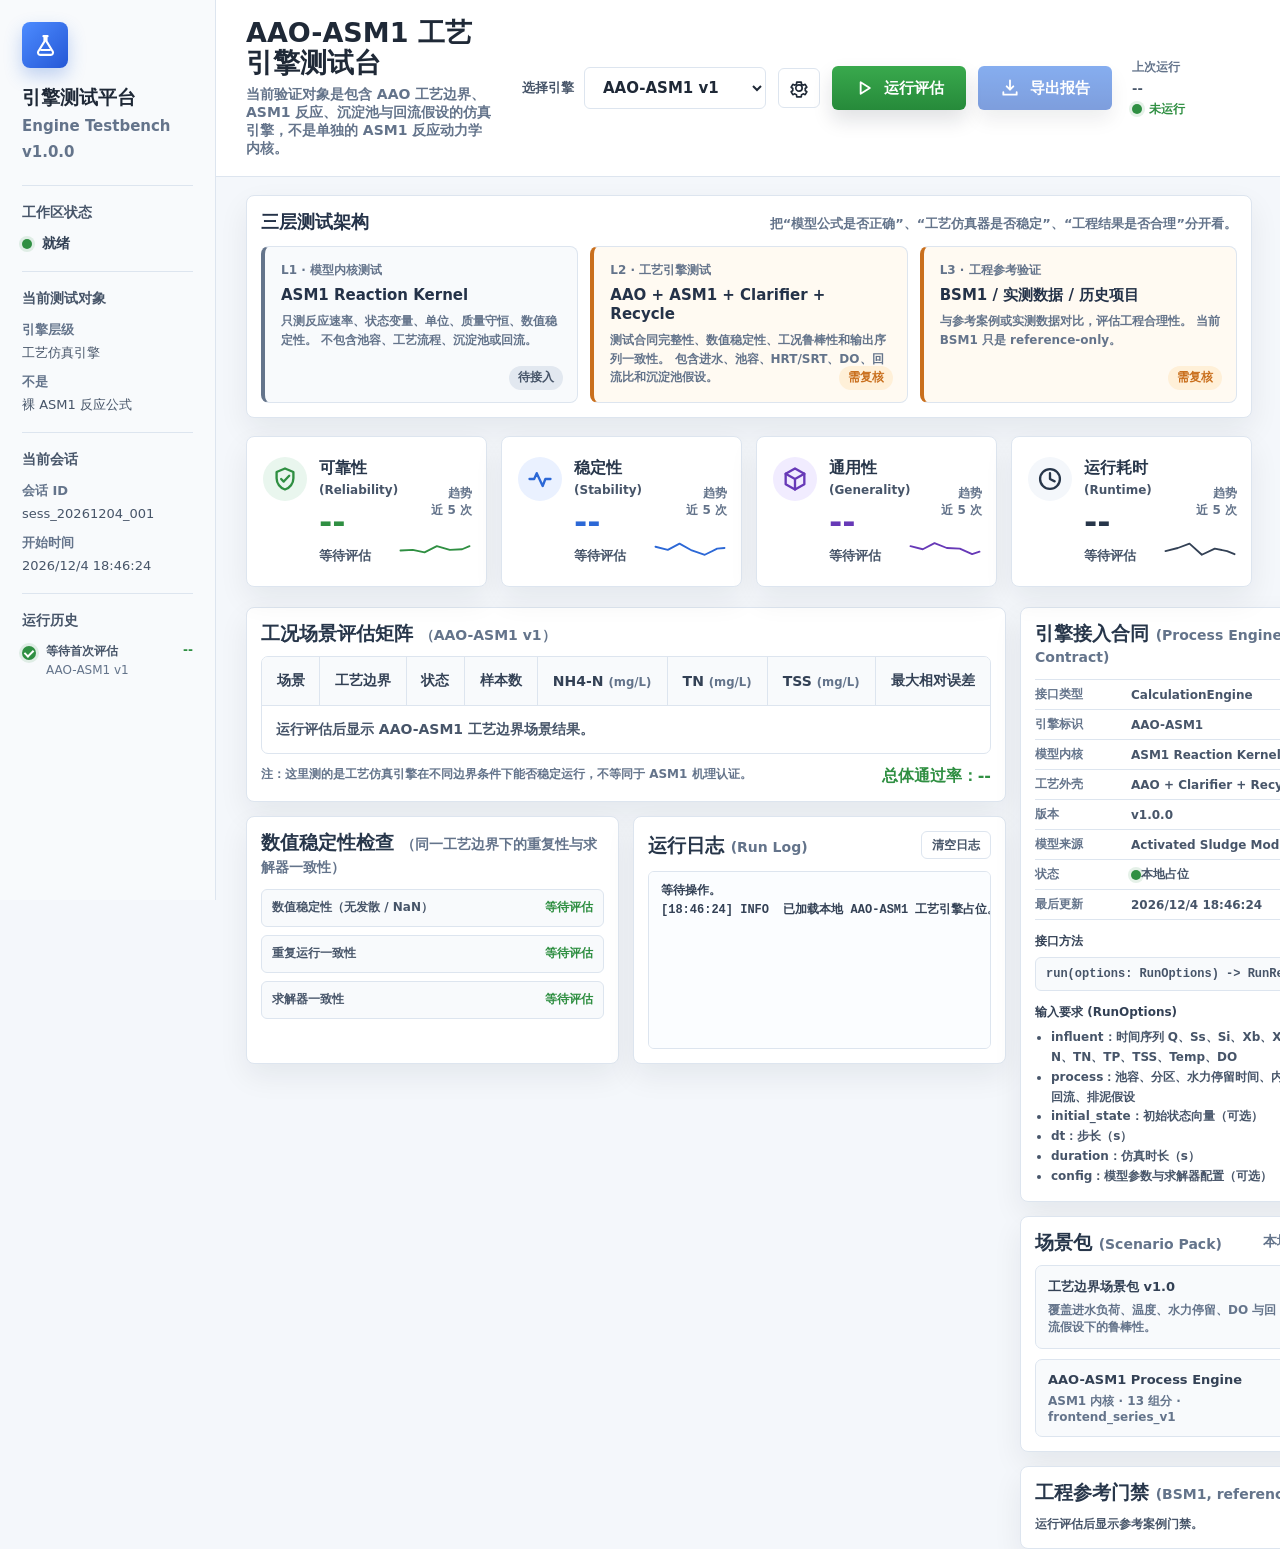
<file: frontend/engine-testbench/index.html>
<!doctype html>
<html lang="zh-CN">
  <head>
    <meta charset="utf-8" />
    <meta name="viewport" content="width=device-width, initial-scale=1" />
    <title>引擎测试平台</title>
    <link rel="stylesheet" href="./styles.css" />
  </head>
  <body>
    <div class="app-shell">
      <aside class="sidebar" aria-label="工作区状态">
        <div class="app-mark" aria-hidden="true">
          <svg viewBox="0 0 24 24">
            <path d="M10 3h4M11 3v5l-5.8 9.5A2.2 2.2 0 0 0 7.1 21h9.8a2.2 2.2 0 0 0 1.9-3.5L13 8V3" />
            <path d="M7.7 16.3h8.6" />
          </svg>
        </div>
        <div class="side-title">
          <strong>引擎测试平台</strong>
          <span>Engine Testbench</span>
          <span>v1.0.0</span>
        </div>

        <section class="side-section">
          <h2>工作区状态</h2>
          <p class="dot-line"><span class="dot"></span>就绪</p>
        </section>

        <section class="side-section">
          <h2>当前测试对象</h2>
          <dl class="side-facts">
            <div><dt>引擎层级</dt><dd>工艺仿真引擎</dd></div>
            <div><dt>不是</dt><dd>裸 ASM1 反应公式</dd></div>
          </dl>
        </section>

        <section class="side-section">
          <h2>当前会话</h2>
          <dl class="side-facts">
            <div><dt>会话 ID</dt><dd id="sessionId">sess_--</dd></div>
            <div><dt>开始时间</dt><dd id="sessionStarted">--</dd></div>
          </dl>
        </section>

        <section class="side-section history-section">
          <h2>运行历史</h2>
          <div id="runHistory" class="run-history">
            <article>
              <span class="mini-check"></span>
              <div>
                <strong>等待首次评估</strong>
                <small>AAO-ASM1 v1</small>
              </div>
              <em>--</em>
            </article>
          </div>
        </section>
      </aside>

      <main class="workspace">
        <header class="topbar">
          <div class="title-block">
            <h1>AAO-ASM1 工艺引擎测试台</h1>
            <p>当前验证对象是包含 AAO 工艺边界、ASM1 反应、沉淀池与回流假设的仿真引擎，不是单独的 ASM1 反应动力学内核。</p>
          </div>

          <div class="toolbar" aria-label="运行控制">
            <label class="engine-picker">
              <span>选择引擎</span>
              <select id="engineSelect">
                <option value="v1">AAO-ASM1 v1</option>
              </select>
            </label>
            <button id="settingsToggle" class="icon-button" type="button" title="测试设置" aria-label="测试设置">
              <svg viewBox="0 0 24 24">
                <path d="M12 8.2a3.8 3.8 0 1 0 0 7.6 3.8 3.8 0 0 0 0-7.6Z" />
                <path d="M19.4 15a8 8 0 0 0 .1-1.2 8 8 0 0 0-.1-1.2l2-1.5-2-3.5-2.4 1a8.7 8.7 0 0 0-2-1.2L14.7 5h-5.4L9 7.4a8.7 8.7 0 0 0-2 1.2l-2.4-1-2 3.5 2 1.5a8 8 0 0 0-.1 1.2 8 8 0 0 0 .1 1.2l-2 1.5 2 3.5 2.4-1a8.7 8.7 0 0 0 2 1.2l.3 2.4h5.4l.3-2.4a8.7 8.7 0 0 0 2-1.2l2.4 1 2-3.5-2-1.5Z" />
              </svg>
            </button>
            <button id="runEvaluation" class="run-button" type="button">
              <svg viewBox="0 0 24 24"><path d="M8 5v14l11-7-11-7Z" /></svg>
              运行评估
            </button>
            <button id="exportJson" class="export-button" type="button" disabled>
              <svg viewBox="0 0 24 24"><path d="M12 3v11m0 0 4-4m-4 4-4-4M4 17v3h16v-3" /></svg>
              导出报告
            </button>
            <div class="last-run">
              <span>上次运行</span>
              <strong id="lastRunTime">--</strong>
              <small id="lastRunStatus"><span class="dot"></span>未运行</small>
            </div>
          </div>
        </header>

        <section id="settingsPanel" class="settings-panel" aria-label="测试设置" hidden>
          <label>
            <span>API 地址</span>
            <input id="apiBaseInput" type="url" value="http://127.0.0.1:8001" />
          </label>
          <label class="check-control">
            <input id="includeLongHorizon" type="checkbox" />
            <span>包含长周期稳定性检查（1d / 5d / 20d）</span>
          </label>
          <button id="refreshCatalog" type="button">刷新引擎注册表</button>
        </section>

        <section class="layer-panel" aria-label="三层测试架构">
          <div class="layer-head">
            <h2>三层测试架构</h2>
            <p>把“模型公式是否正确”、“工艺仿真器是否稳定”、“工程结果是否合理”分开看。</p>
          </div>
          <div id="testLayers" class="layer-grid">
            <article class="layer-card layer-pending">
              <span>L1 · 模型内核测试</span>
              <strong>ASM1 Reaction Kernel</strong>
              <p>只测反应速率、状态变量、单位、质量守恒、数值稳定性；这里没有池容和工艺流程。</p>
              <em>待接入</em>
            </article>
            <article class="layer-card layer-active">
              <span>L2 · 工艺引擎测试</span>
              <strong>AAO + ASM1 + Clarifier + Recycle</strong>
              <p>测进水、池容、HRT/SRT、DO、回流比、沉淀池等边界条件下是否稳定运行。</p>
              <em>当前运行</em>
            </article>
            <article class="layer-card layer-review">
              <span>L3 · 工程参考验证</span>
              <strong>BSM1 / 实测数据 / 历史项目</strong>
              <p>对比参考案例或实测数据，才判断工程上是否合理；当前 BSM1 只是参考门禁。</p>
              <em>需复核</em>
            </article>
          </div>
        </section>

        <section class="metric-grid" aria-label="核心指标">
          <article class="metric-card reliability-card">
            <div class="metric-icon shield-icon" aria-hidden="true">
              <svg viewBox="0 0 24 24"><path d="M12 3 4.8 6v5.3c0 4.5 3 8.4 7.2 9.7 4.2-1.3 7.2-5.2 7.2-9.7V6L12 3Z" /><path d="m8.7 12 2.2 2.2 4.7-5" /></svg>
            </div>
            <div>
              <h2>可靠性 <span>(Reliability)</span></h2>
              <strong id="reliabilityStatus">--</strong>
              <p id="reliabilityDetail">等待评估</p>
            </div>
            <div class="trend">
              <span>趋势<br />近 5 次</span>
              <svg viewBox="0 0 120 42"><path d="M4 25 24 24 43 28 63 18 84 24 104 23 116 18" /></svg>
            </div>
          </article>

          <article class="metric-card stability-card">
            <div class="metric-icon pulse-icon" aria-hidden="true">
              <svg viewBox="0 0 24 24"><path d="M3 12h4l2.2-5 5.1 11 2.3-6H21" /></svg>
            </div>
            <div>
              <h2>稳定性 <span>(Stability)</span></h2>
              <strong id="stabilityStatus">--</strong>
              <p id="stabilityDetail">等待评估</p>
            </div>
            <div class="trend">
              <span>趋势<br />近 5 次</span>
              <svg viewBox="0 0 120 42"><path d="M4 19 24 24 43 14 63 25 84 32 104 22 116 21" /></svg>
            </div>
          </article>

          <article class="metric-card generality-card">
            <div class="metric-icon cube-icon" aria-hidden="true">
              <svg viewBox="0 0 24 24"><path d="m12 3 8 4.5v9L12 21l-8-4.5v-9L12 3Z" /><path d="M4 7.5 12 12l8-4.5M12 12v9" /></svg>
            </div>
            <div>
              <h2>通用性 <span>(Generality)</span></h2>
              <strong id="generalityStatus">--</strong>
              <p id="generalityDetail">等待评估</p>
            </div>
            <div class="trend">
              <span>趋势<br />近 5 次</span>
              <svg viewBox="0 0 120 42"><path d="M4 18 24 23 43 13 63 21 84 22 104 31 116 27" /></svg>
            </div>
          </article>

          <article class="metric-card runtime-card">
            <div class="metric-icon clock-icon" aria-hidden="true">
              <svg viewBox="0 0 24 24"><path d="M12 3.5a8.5 8.5 0 1 0 0 17 8.5 8.5 0 0 0 0-17Z" /><path d="M12 7v5l4 2" /></svg>
            </div>
            <div>
              <h2>运行耗时 <span>(Runtime)</span></h2>
              <strong id="runtimeStatus">--</strong>
              <p id="runtimeDetail">等待评估</p>
            </div>
            <div class="trend">
              <span>趋势<br />近 5 次</span>
              <svg viewBox="0 0 120 42"><path d="M4 26 24 21 43 14 63 32 84 22 104 26 116 31" /></svg>
            </div>
          </article>
        </section>

        <div class="content-grid">
          <div class="left-stack">
            <section id="scenarios" class="panel matrix-panel" aria-label="场景评估矩阵">
              <div class="panel-head">
                <h2>工况场景评估矩阵 <span id="matrixEngineLabel">（AAO-ASM1 v1）</span></h2>
              </div>
              <div class="table-wrap">
                <table>
                  <thead>
                    <tr>
                      <th>场景</th>
                      <th>工艺边界</th>
                      <th>状态</th>
                      <th>样本数</th>
                      <th>NH4-N <small>(mg/L)</small></th>
                      <th>TN <small>(mg/L)</small></th>
                      <th>TSS <small>(mg/L)</small></th>
                      <th>最大相对误差</th>
                    </tr>
                  </thead>
                  <tbody id="scenarioRows">
                    <tr><td colspan="8">运行评估后显示 AAO-ASM1 工艺边界场景结果。</td></tr>
                  </tbody>
                </table>
              </div>
              <div class="matrix-foot">
                <span>注：这里测的是工艺仿真引擎在不同边界条件下能否稳定运行，不等同于 ASM1 机理认证。</span>
                <strong id="scenarioPassRate">总体通过率：--</strong>
              </div>
            </section>

            <div class="lower-grid">
              <section id="stability" class="panel stability-panel" aria-label="稳定性检查">
                <div class="panel-head">
                  <h2>数值稳定性检查 <span>（同一工艺边界下的重复性与求解器一致性）</span></h2>
                </div>
                <div id="stabilityChecks" class="stability-list">
                  <article><span>数值稳定性（无发散 / NaN）</span><strong>等待评估</strong></article>
                  <article><span>重复运行一致性</span><strong>等待评估</strong></article>
                  <article><span>求解器一致性</span><strong>等待评估</strong></article>
                </div>
              </section>

              <section class="panel log-panel" aria-label="运行日志">
                <div class="panel-head">
                  <h2>运行日志 <span>(Run Log)</span></h2>
                  <button id="clearLog" type="button">清空日志</button>
                </div>
                <pre id="runLog">等待操作。</pre>
              </section>
            </div>
          </div>

          <aside class="right-stack">
            <section class="panel contract-panel" aria-label="引擎接入合同">
              <div class="panel-head">
                <h2>引擎接入合同 <span>(Process Engine Contract)</span></h2>
              </div>
              <dl class="contract-table">
                <div><dt>接口类型</dt><dd>CalculationEngine</dd></div>
                <div><dt>引擎标识</dt><dd id="contractEngineId">AAO-ASM1</dd></div>
                <div><dt>模型内核</dt><dd>ASM1 Reaction Kernel</dd></div>
                <div><dt>工艺外壳</dt><dd>AAO + Clarifier + Recycle</dd></div>
                <div><dt>版本</dt><dd>v1.0.0</dd></div>
                <div><dt>模型来源</dt><dd>Activated Sludge Model No.1</dd></div>
                <div><dt>状态</dt><dd id="contractStatus" class="status-pass"><span class="dot"></span>注册成功</dd></div>
                <div><dt>最后更新</dt><dd id="contractUpdated">--</dd></div>
              </dl>
              <h3>接口方法</h3>
              <code>run(options: RunOptions) -> RunResult</code>
              <h3>输入要求 <span>(RunOptions)</span></h3>
              <ul class="contract-requirements">
                <li>influent：时间序列 Q、Ss、Si、Xb、Xi、NH4-N、TN、TP、TSS、Temp、DO</li>
                <li>process：池容、分区、水力停留时间、内回流、污泥回流、排泥假设</li>
                <li>initial_state：初始状态向量（可选）</li>
                <li>dt：步长（s）</li>
                <li>duration：仿真时长（s）</li>
                <li>config：模型参数与求解器配置（可选）</li>
              </ul>
            </section>

            <section id="catalog" class="panel scenario-pack-panel" aria-label="场景包">
              <div class="panel-head">
                <h2>场景包 <span>(Scenario Pack)</span></h2>
                <span id="catalogStatus">本地合同占位</span>
              </div>
              <div id="engineCatalog" class="scenario-pack">
                <article>
                  <strong>默认场景包 v1.0</strong>
                  <span>覆盖典型工况、极端工况与冲击工况</span>
                  <em>5 个场景</em>
                </article>
              </div>
            </section>

            <section class="panel reference-panel" aria-label="参考案例门禁">
              <div class="panel-head">
                <h2>工程参考门禁 <span>(BSM1, reference-only)</span></h2>
              </div>
              <div id="referenceGates" class="reference-list">
                <p>运行评估后显示参考案例门禁。</p>
              </div>
            </section>
          </aside>
        </div>
      </main>
    </div>

    <script src="./app.js"></script>
  </body>
</html>
</file>
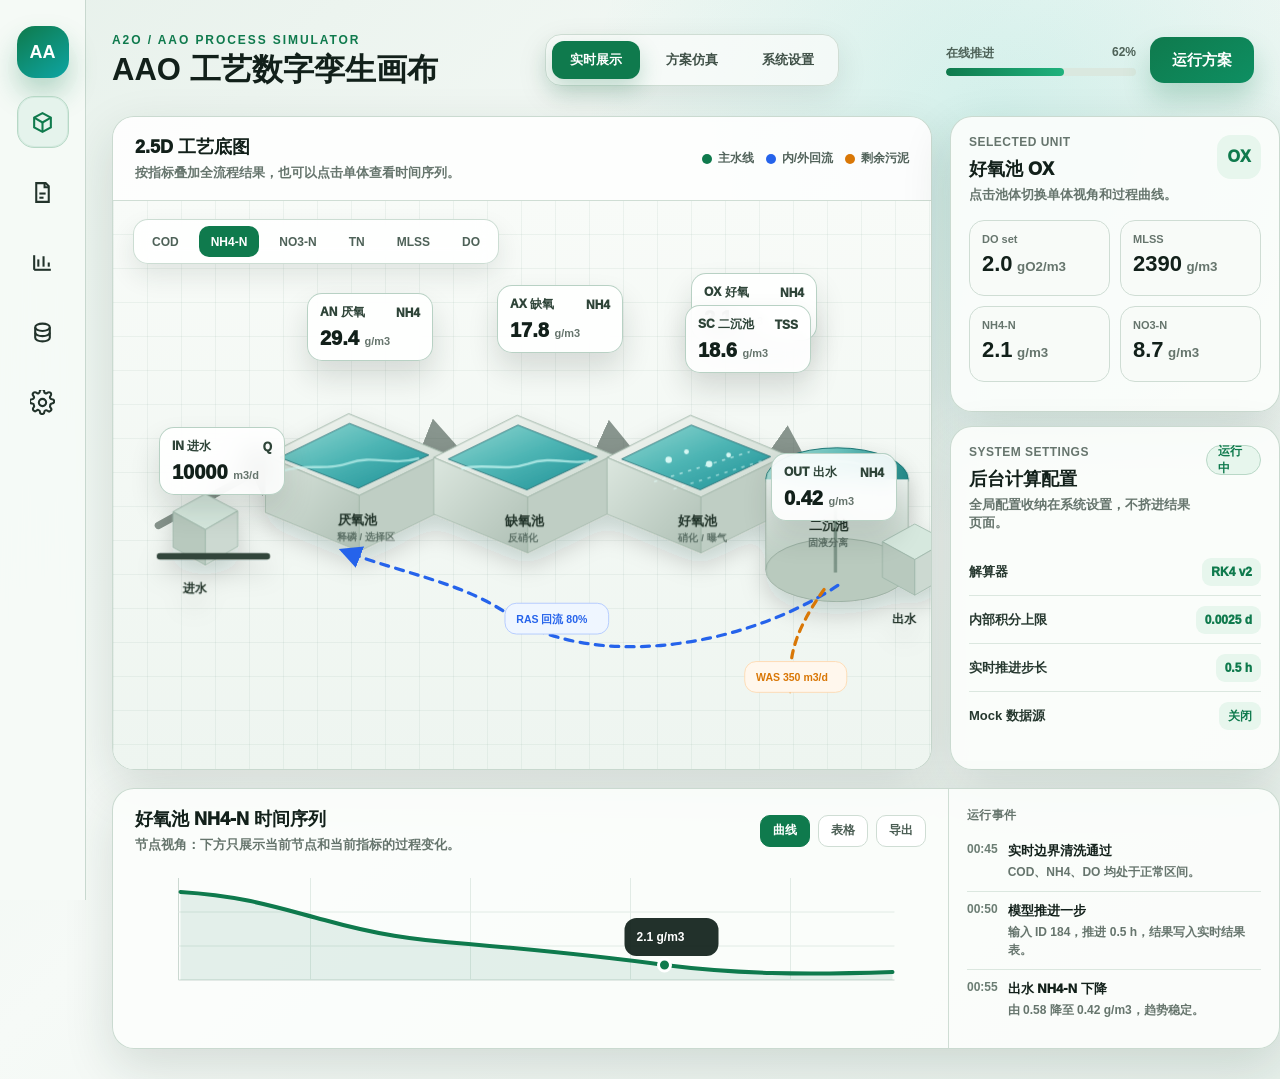
<file: design-concepts/aao-2d-hmi-redesign.html>
<!doctype html>
<html lang="zh-CN">
<head>
  <meta charset="utf-8">
  <meta name="viewport" content="width=device-width, initial-scale=1">
  <title>AAO 2.5D 工艺画布重设计</title>
  <style>
    :root {
      --bg: #edf4ef;
      --panel: #fbfdfb;
      --panel-2: #f4f8f5;
      --ink: #12201a;
      --muted: #66756d;
      --line: #cfddd4;
      --green: #0f7a4d;
      --green-2: #0f9f6e;
      --blue: #2563eb;
      --cyan: #0ea5a4;
      --amber: #d97706;
      --red: #dc2626;
      --shadow: 0 18px 50px rgba(24, 48, 36, 0.14);
      --soft-shadow: 0 10px 30px rgba(24, 48, 36, 0.10);
      font-family: Inter, "SF Pro Display", "PingFang SC", "Microsoft YaHei", Arial, sans-serif;
    }

    * {
      box-sizing: border-box;
    }

    body {
      margin: 0;
      color: var(--ink);
      background:
        radial-gradient(circle at 78% 12%, rgba(20, 184, 166, 0.16), transparent 30%),
        linear-gradient(135deg, #e7f1eb 0%, #f6faf7 44%, #e8f1ec 100%);
    }

    .app {
      min-height: 100vh;
      display: grid;
      grid-template-columns: 86px 1fr;
    }

    .rail {
      position: sticky;
      top: 0;
      height: 100vh;
      display: flex;
      flex-direction: column;
      align-items: center;
      gap: 18px;
      padding: 26px 16px;
      background: rgba(246, 250, 247, 0.94);
      border-right: 1px solid rgba(183, 204, 193, 0.72);
      backdrop-filter: blur(18px);
    }

    .brand-mark {
      width: 52px;
      height: 52px;
      display: grid;
      place-items: center;
      border-radius: 18px;
      color: #ffffff;
      background: linear-gradient(145deg, #0e7a4b, #0ea5a4);
      box-shadow: 0 16px 28px rgba(15, 122, 77, 0.28);
      font-size: 18px;
      font-weight: 900;
      letter-spacing: 0;
    }

    .rail-button {
      width: 52px;
      height: 52px;
      display: grid;
      place-items: center;
      border: 1px solid transparent;
      border-radius: 17px;
      color: #22332b;
      background: transparent;
    }

    .rail-button svg {
      width: 25px;
      height: 25px;
      stroke-width: 2;
    }

    .rail-button.active {
      color: var(--green);
      background: #e5f3ec;
      border-color: #b7d8c6;
      box-shadow: inset 0 0 0 1px rgba(15, 122, 77, 0.08);
    }

    .workspace {
      min-width: 0;
      padding: 22px 26px 30px;
    }

    .topbar {
      height: 76px;
      display: flex;
      align-items: center;
      justify-content: space-between;
      gap: 20px;
      margin-bottom: 18px;
    }

    .kicker {
      margin: 0 0 6px;
      color: var(--green);
      font-size: 12px;
      font-weight: 900;
      letter-spacing: 0.16em;
      text-transform: uppercase;
    }

    h1 {
      margin: 0;
      font-size: 31px;
      line-height: 1.08;
      letter-spacing: 0;
    }

    .mode-switch {
      display: flex;
      align-items: center;
      gap: 8px;
      padding: 6px;
      border: 1px solid var(--line);
      border-radius: 16px;
      background: rgba(251, 253, 251, 0.72);
      box-shadow: var(--soft-shadow);
    }

    .mode-switch button {
      height: 38px;
      padding: 0 18px;
      border: 0;
      border-radius: 12px;
      color: #405148;
      background: transparent;
      font-weight: 800;
      white-space: nowrap;
    }

    .mode-switch button.active {
      color: #ffffff;
      background: #0f7a4d;
      box-shadow: 0 10px 22px rgba(15, 122, 77, 0.24);
    }

    .run-area {
      display: flex;
      align-items: center;
      gap: 14px;
    }

    .progress {
      width: 190px;
    }

    .progress-meta {
      display: flex;
      justify-content: space-between;
      margin-bottom: 6px;
      color: #4e6258;
      font-size: 12px;
      font-weight: 800;
    }

    .progress-track {
      height: 8px;
      border-radius: 999px;
      background: #dae8df;
      overflow: hidden;
    }

    .progress-fill {
      width: 62%;
      height: 100%;
      border-radius: inherit;
      background: linear-gradient(90deg, #0f7a4d, #1fb27d);
    }

    .primary-action {
      height: 46px;
      padding: 0 22px;
      border: 0;
      border-radius: 14px;
      color: #ffffff;
      background: linear-gradient(145deg, #0f7a4d, #0e8f62);
      box-shadow: 0 16px 28px rgba(15, 122, 77, 0.24);
      font-size: 15px;
      font-weight: 900;
    }

    .board {
      display: grid;
      grid-template-columns: minmax(820px, 1fr) 330px;
      gap: 18px;
      align-items: stretch;
    }

    .card {
      border: 1px solid rgba(198, 215, 204, 0.92);
      border-radius: 22px;
      background: rgba(251, 253, 251, 0.92);
      box-shadow: var(--shadow);
      overflow: hidden;
    }

    .card-header {
      min-height: 76px;
      display: flex;
      align-items: center;
      justify-content: space-between;
      gap: 16px;
      padding: 18px 22px;
      border-bottom: 1px solid var(--line);
      background: rgba(255, 255, 255, 0.62);
    }

    .card-title {
      margin: 0 0 5px;
      font-size: 18px;
      font-weight: 950;
      letter-spacing: 0;
    }

    .card-subtitle {
      margin: 0;
      color: var(--muted);
      font-size: 13px;
      font-weight: 650;
    }

    .legend {
      display: flex;
      align-items: center;
      gap: 12px;
      color: #52635b;
      font-size: 12px;
      font-weight: 800;
      white-space: nowrap;
    }

    .legend span {
      display: inline-flex;
      align-items: center;
      gap: 6px;
    }

    .dot {
      width: 10px;
      height: 10px;
      border-radius: 999px;
      background: var(--green);
    }

    .dot.blue { background: var(--blue); }
    .dot.amber { background: var(--amber); }

    .process-wrap {
      position: relative;
      height: 568px;
      background:
        linear-gradient(90deg, rgba(16, 86, 57, 0.055) 1px, transparent 1px),
        linear-gradient(0deg, rgba(16, 86, 57, 0.055) 1px, transparent 1px),
        linear-gradient(180deg, #f8fbf8, #eef5f0);
      background-size: 34px 34px, 34px 34px, auto;
    }

    #processMap {
      position: absolute;
      inset: 0;
      width: 100%;
      height: 100%;
    }

    .map-toolbar {
      position: absolute;
      left: 20px;
      top: 18px;
      display: flex;
      align-items: center;
      gap: 8px;
      z-index: 2;
      padding: 6px;
      border: 1px solid rgba(199, 218, 207, 0.9);
      border-radius: 15px;
      background: rgba(255, 255, 255, 0.88);
      box-shadow: 0 12px 26px rgba(31, 53, 41, 0.10);
      backdrop-filter: blur(10px);
    }

    .map-toolbar button {
      height: 31px;
      border: 0;
      border-radius: 10px;
      padding: 0 12px;
      color: #4e6258;
      background: transparent;
      font-size: 12px;
      font-weight: 900;
    }

    .map-toolbar button.active {
      color: #ffffff;
      background: #0f7a4d;
    }

    .unit-chip {
      position: absolute;
      min-width: 126px;
      padding: 10px 12px;
      border: 1px solid rgba(180, 207, 193, 0.94);
      border-radius: 15px;
      background: rgba(255, 255, 255, 0.88);
      box-shadow: 0 16px 30px rgba(18, 32, 26, 0.14);
      backdrop-filter: blur(12px);
      z-index: 3;
    }

    .unit-chip .name {
      display: flex;
      align-items: center;
      justify-content: space-between;
      gap: 8px;
      margin-bottom: 6px;
      color: #2e4438;
      font-size: 12px;
      font-weight: 950;
    }

    .unit-chip .value {
      font-size: 20px;
      font-weight: 950;
      letter-spacing: 0;
    }

    .unit-chip .unit {
      color: var(--muted);
      font-size: 11px;
      font-weight: 800;
    }

    .unit-chip.in { left: 46px; top: 226px; }
    .unit-chip.an { left: 194px; top: 92px; }
    .unit-chip.ax { left: 384px; top: 84px; }
    .unit-chip.ox { left: 578px; top: 72px; }
    .unit-chip.sc { right: 120px; top: 104px; }
    .unit-chip.out { right: 34px; top: 252px; }

    .status-pill {
      display: inline-flex;
      align-items: center;
      gap: 7px;
      height: 30px;
      padding: 0 11px;
      border: 1px solid #b9d8c7;
      border-radius: 999px;
      color: #0f7a4d;
      background: #e7f6ed;
      font-size: 12px;
      font-weight: 900;
    }

    .side-stack {
      display: grid;
      gap: 14px;
    }

    .inspector {
      padding: 18px;
    }

    .inspector-title {
      display: flex;
      align-items: flex-start;
      justify-content: space-between;
      gap: 12px;
      margin-bottom: 16px;
    }

    .node-badge {
      width: 44px;
      height: 44px;
      display: grid;
      place-items: center;
      border-radius: 14px;
      color: #0f7a4d;
      background: #e7f6ed;
      font-size: 16px;
      font-weight: 950;
    }

    .metric-grid {
      display: grid;
      grid-template-columns: 1fr 1fr;
      gap: 10px;
    }

    .metric {
      min-height: 76px;
      padding: 12px;
      border: 1px solid var(--line);
      border-radius: 15px;
      background: #f8fbf8;
    }

    .metric label {
      display: block;
      margin-bottom: 6px;
      color: var(--muted);
      font-size: 11px;
      font-weight: 850;
    }

    .metric strong {
      font-size: 22px;
      letter-spacing: 0;
    }

    .metric small {
      color: var(--muted);
      font-weight: 750;
    }

    .settings-row {
      display: grid;
      grid-template-columns: 1fr auto;
      align-items: center;
      gap: 12px;
      min-height: 48px;
      border-bottom: 1px solid #dbe7df;
      color: #26382f;
      font-size: 13px;
      font-weight: 850;
    }

    .settings-row:last-child {
      border-bottom: 0;
    }

    .settings-value {
      height: 28px;
      display: inline-flex;
      align-items: center;
      border-radius: 9px;
      padding: 0 9px;
      color: #0f7a4d;
      background: #e7f6ed;
      font-size: 12px;
      font-weight: 950;
    }

    .chart-card {
      grid-column: 1 / -1;
      display: grid;
      grid-template-columns: 1fr 330px;
      min-height: 246px;
    }

    .chart-panel {
      padding: 18px 22px 20px;
      border-right: 1px solid var(--line);
    }

    .chart-head {
      display: flex;
      align-items: center;
      justify-content: space-between;
      margin-bottom: 12px;
    }

    .tabs {
      display: flex;
      gap: 8px;
    }

    .tab {
      height: 32px;
      border: 1px solid var(--line);
      border-radius: 10px;
      padding: 0 12px;
      color: #4a5d53;
      background: #ffffff;
      font-size: 12px;
      font-weight: 900;
    }

    .tab.active {
      color: #ffffff;
      border-color: #0f7a4d;
      background: #0f7a4d;
    }

    .event-list {
      padding: 18px;
    }

    .event {
      display: grid;
      grid-template-columns: auto 1fr;
      gap: 10px;
      padding: 10px 0;
      border-bottom: 1px solid #dbe7df;
    }

    .event:last-child {
      border-bottom: 0;
    }

    .event-time {
      color: #6b7d73;
      font-size: 12px;
      font-weight: 900;
    }

    .event-title {
      margin: 0 0 4px;
      font-size: 13px;
      font-weight: 950;
    }

    .event-copy {
      margin: 0;
      color: var(--muted);
      font-size: 12px;
      line-height: 1.45;
      font-weight: 650;
    }

    .section-label {
      margin: 0 0 8px;
      color: var(--muted);
      font-size: 12px;
      font-weight: 900;
      letter-spacing: 0.04em;
      text-transform: uppercase;
    }

    @media (max-width: 1220px) {
      .board {
        grid-template-columns: 1fr;
      }

      .chart-card {
        grid-template-columns: 1fr;
      }

      .chart-panel {
        border-right: 0;
        border-bottom: 1px solid var(--line);
      }
    }
  </style>
</head>
<body>
  <div class="app">
    <aside class="rail" aria-label="主导航">
      <div class="brand-mark">AA</div>
      <div class="rail-button active" title="工艺数字孪生">
        <svg viewBox="0 0 24 24" fill="none" stroke="currentColor"><path d="M12 3 4 7.4v9.2L12 21l8-4.4V7.4L12 3Z"/><path d="M4 7.4 12 12l8-4.6"/><path d="M12 12v9"/></svg>
      </div>
      <div class="rail-button" title="方案仿真">
        <svg viewBox="0 0 24 24" fill="none" stroke="currentColor"><path d="M6 3h9l3 3v15H6z"/><path d="M14 3v4h4"/><path d="M9 13h6"/><path d="M9 17h4"/></svg>
      </div>
      <div class="rail-button" title="实时展示">
        <svg viewBox="0 0 24 24" fill="none" stroke="currentColor"><path d="M4 19V5"/><path d="M20 19H4"/><path d="M8 16V9"/><path d="M13 16V6"/><path d="M18 16v-4"/></svg>
      </div>
      <div class="rail-button" title="在线数据清洗">
        <svg viewBox="0 0 24 24" fill="none" stroke="currentColor"><path d="M5 7c0-2 3.1-3.5 7-3.5S19 5 19 7s-3.1 3.5-7 3.5S5 9 5 7Z"/><path d="M5 7v5c0 2 3.1 3.5 7 3.5s7-1.5 7-3.5V7"/><path d="M5 12v5c0 2 3.1 3.5 7 3.5s7-1.5 7-3.5v-5"/></svg>
      </div>
      <div class="rail-button" title="系统设置">
        <svg viewBox="0 0 24 24" fill="none" stroke="currentColor"><path d="M12 15.5a3.5 3.5 0 1 0 0-7 3.5 3.5 0 0 0 0 7Z"/><path d="M19.4 15a1.8 1.8 0 0 0 .36 1.98l.04.04a2.1 2.1 0 0 1-2.97 2.97l-.04-.04a1.8 1.8 0 0 0-1.98-.36 1.8 1.8 0 0 0-1.09 1.65V21a2.1 2.1 0 0 1-4.2 0v-.06A1.8 1.8 0 0 0 8.4 19.3a1.8 1.8 0 0 0-1.98.36l-.04.04a2.1 2.1 0 0 1-2.97-2.97l.04-.04A1.8 1.8 0 0 0 3.8 14.7 1.8 1.8 0 0 0 2.15 13H2a2.1 2.1 0 0 1 0-4.2h.06A1.8 1.8 0 0 0 3.7 7.7a1.8 1.8 0 0 0-.36-1.98l-.04-.04a2.1 2.1 0 1 1 2.97-2.97l.04.04a1.8 1.8 0 0 0 1.98.36h.01A1.8 1.8 0 0 0 9.4 1.5V1.4a2.1 2.1 0 0 1 4.2 0v.06a1.8 1.8 0 0 0 1.1 1.65 1.8 1.8 0 0 0 1.98-.36l.04-.04a2.1 2.1 0 1 1 2.97 2.97l-.04.04a1.8 1.8 0 0 0-.36 1.98v.01A1.8 1.8 0 0 0 21 8.8h.1a2.1 2.1 0 0 1 0 4.2h-.06A1.8 1.8 0 0 0 19.4 15Z"/></svg>
      </div>
    </aside>

    <main class="workspace">
      <header class="topbar">
        <div>
          <p class="kicker">A2O / AAO Process Simulator</p>
          <h1>AAO 工艺数字孪生画布</h1>
        </div>
        <div class="mode-switch" aria-label="工作模式">
          <button class="active">实时展示</button>
          <button>方案仿真</button>
          <button>系统设置</button>
        </div>
        <div class="run-area">
          <div class="progress">
            <div class="progress-meta"><span>在线推进</span><span>62%</span></div>
            <div class="progress-track"><div class="progress-fill"></div></div>
          </div>
          <button class="primary-action">运行方案</button>
        </div>
      </header>

      <section class="board">
        <article class="card">
          <div class="card-header">
            <div>
              <p class="card-title">2.5D 工艺底图</p>
              <p class="card-subtitle">按指标叠加全流程结果，也可以点击单体查看时间序列。</p>
            </div>
            <div class="legend">
              <span><i class="dot"></i>主水线</span>
              <span><i class="dot blue"></i>内/外回流</span>
              <span><i class="dot amber"></i>剩余污泥</span>
            </div>
          </div>
          <div class="process-wrap">
            <div class="map-toolbar">
              <button>COD</button>
              <button class="active">NH4-N</button>
              <button>NO3-N</button>
              <button>TN</button>
              <button>MLSS</button>
              <button>DO</button>
            </div>

            <svg id="processMap" viewBox="0 0 1010 568" role="img" aria-label="AAO 2.5D 工艺流程底图">
              <defs>
                <filter id="deepShadow" x="-20%" y="-20%" width="140%" height="160%">
                  <feDropShadow dx="0" dy="15" stdDeviation="15" flood-color="#12201a" flood-opacity="0.18"/>
                </filter>
                <linearGradient id="water" x1="0" x2="1" y1="0" y2="1">
                  <stop stop-color="#93d8d2"/>
                  <stop offset="0.48" stop-color="#4fb6b5"/>
                  <stop offset="1" stop-color="#1b8f95"/>
                </linearGradient>
                <linearGradient id="waterDark" x1="0" x2="1">
                  <stop stop-color="#19777c"/>
                  <stop offset="1" stop-color="#0f5d63"/>
                </linearGradient>
                <linearGradient id="wall" x1="0" x2="1" y1="0" y2="1">
                  <stop stop-color="#f4f7f3"/>
                  <stop offset="1" stop-color="#ccd9d0"/>
                </linearGradient>
                <linearGradient id="wallSide" x1="0" x2="1" y1="0" y2="1">
                  <stop stop-color="#dce7df"/>
                  <stop offset="1" stop-color="#aebfb4"/>
                </linearGradient>
                <linearGradient id="clarifierTop" x1="0" x2="1">
                  <stop stop-color="#a7dcd5"/>
                  <stop offset="0.52" stop-color="#69c2bd"/>
                  <stop offset="1" stop-color="#238a8a"/>
                </linearGradient>
                <linearGradient id="clarifierWall" x1="0" x2="0" y1="0" y2="1">
                  <stop stop-color="#edf4f0"/>
                  <stop offset="1" stop-color="#b9cbbf"/>
                </linearGradient>
                <marker id="arrow" viewBox="0 0 10 10" refX="8" refY="5" markerWidth="7" markerHeight="7" orient="auto-start-reverse">
                  <path d="M0 0 10 5 0 10Z" fill="#31453a"/>
                </marker>
                <marker id="blueArrow" viewBox="0 0 10 10" refX="8" refY="5" markerWidth="7" markerHeight="7" orient="auto-start-reverse">
                  <path d="M0 0 10 5 0 10Z" fill="#2563eb"/>
                </marker>
                <marker id="amberArrow" viewBox="0 0 10 10" refX="8" refY="5" markerWidth="7" markerHeight="7" orient="auto-start-reverse">
                  <path d="M0 0 10 5 0 10Z" fill="#d97706"/>
                </marker>
              </defs>

              <g opacity="0.55">
                <path d="M56 334 C126 296, 160 274, 217 248" fill="none" stroke="#31453a" stroke-width="9" stroke-linecap="round" marker-end="url(#arrow)"/>
                <path d="M340 246 C370 236, 400 238, 430 250" fill="none" stroke="#31453a" stroke-width="9" stroke-linecap="round" marker-end="url(#arrow)"/>
                <path d="M548 251 C583 238, 612 238, 645 253" fill="none" stroke="#31453a" stroke-width="9" stroke-linecap="round" marker-end="url(#arrow)"/>
                <path d="M760 258 C796 240, 822 241, 856 265" fill="none" stroke="#31453a" stroke-width="9" stroke-linecap="round" marker-end="url(#arrow)"/>
                <path d="M873 332 C906 342, 927 348, 958 352" fill="none" stroke="#31453a" stroke-width="9" stroke-linecap="round" marker-end="url(#arrow)"/>
              </g>

              <g filter="url(#deepShadow)">
                <g transform="translate(188 196)">
                  <polygon points="0,52 103,0 222,49 116,101" fill="url(#wall)" stroke="#9fb5a8" stroke-width="1.2"/>
                  <polygon points="18,54 104,12 202,51 115,92" fill="url(#water)" stroke="#226c72" stroke-width="1"/>
                  <polygon points="0,52 116,101 116,170 0,122" fill="url(#wallSide)" stroke="#9fb5a8"/>
                  <polygon points="116,101 222,49 222,118 116,170" fill="#bfcec4" stroke="#9fb5a8"/>
                  <path d="M24 70 C54 61, 74 71, 103 61 C134 50, 154 65, 190 55" fill="none" stroke="#d7fffb" stroke-width="3" opacity="0.6"/>
                  <text x="90" y="136" fill="#213329" font-size="16" font-weight="900">厌氧池</text>
                  <text x="88" y="156" fill="#5d7167" font-size="12" font-weight="700">释磷 / 选择区</text>
                </g>

                <g transform="translate(396 198)">
                  <polygon points="0,52 103,0 222,49 116,101" fill="url(#wall)" stroke="#9fb5a8" stroke-width="1.2"/>
                  <polygon points="18,54 104,12 202,51 115,92" fill="url(#water)" stroke="#226c72" stroke-width="1"/>
                  <polygon points="0,52 116,101 116,170 0,122" fill="url(#wallSide)" stroke="#9fb5a8"/>
                  <polygon points="116,101 222,49 222,118 116,170" fill="#bfcec4" stroke="#9fb5a8"/>
                  <path d="M34 66 C61 58, 86 70, 116 60 C146 49, 169 62, 192 56" fill="none" stroke="#d7fffb" stroke-width="3" opacity="0.65"/>
                  <text x="88" y="136" fill="#213329" font-size="16" font-weight="900">缺氧池</text>
                  <text x="92" y="156" fill="#5d7167" font-size="12" font-weight="700">反硝化</text>
                </g>

                <g transform="translate(610 198)">
                  <polygon points="0,52 103,0 222,49 116,101" fill="url(#wall)" stroke="#9fb5a8" stroke-width="1.2"/>
                  <polygon points="18,54 104,12 202,51 115,92" fill="url(#water)" stroke="#226c72" stroke-width="1"/>
                  <polygon points="0,52 116,101 116,170 0,122" fill="url(#wallSide)" stroke="#9fb5a8"/>
                  <polygon points="116,101 222,49 222,118 116,170" fill="#bfcec4" stroke="#9fb5a8"/>
                  <g opacity="0.9">
                    <circle cx="76" cy="55" r="4" fill="#e5fffb"/>
                    <circle cx="98" cy="45" r="3" fill="#e5fffb"/>
                    <circle cx="126" cy="60" r="4" fill="#e5fffb"/>
                    <circle cx="150" cy="49" r="3" fill="#e5fffb"/>
                    <path d="M58 82 176 45" stroke="#e5fffb" stroke-width="2" stroke-dasharray="4 7" opacity="0.65"/>
                    <path d="M82 91 195 55" stroke="#e5fffb" stroke-width="2" stroke-dasharray="4 7" opacity="0.55"/>
                  </g>
                  <text x="88" y="136" fill="#213329" font-size="16" font-weight="900">好氧池</text>
                  <text x="88" y="156" fill="#5d7167" font-size="12" font-weight="700">硝化 / 曝气</text>
                </g>

                <g transform="translate(58 295)">
                  <path d="M16 22 56 0 96 21 56 44Z" fill="#d6e8de" stroke="#9bb5a7"/>
                  <path d="M16 22 56 44 56 88 16 66Z" fill="#b8c9be" stroke="#9bb5a7"/>
                  <path d="M56 44 96 21 96 65 56 88Z" fill="#ccd9d1" stroke="#9bb5a7"/>
                  <path d="M0 77h132" stroke="#31453a" stroke-width="8" stroke-linecap="round"/>
                  <text x="28" y="122" fill="#213329" font-size="15" font-weight="900">进水</text>
                </g>

                <g transform="translate(810 235)">
                  <ellipse cx="84" cy="42" rx="88" ry="39" fill="url(#clarifierTop)" stroke="#1a7473" stroke-width="1.2"/>
                  <rect x="-4" y="42" width="176" height="112" fill="url(#clarifierWall)"/>
                  <ellipse cx="84" cy="154" rx="88" ry="39" fill="#b9cabe" stroke="#93a99b"/>
                  <path d="M-4 42v112M172 42v112" stroke="#93a99b"/>
                  <ellipse cx="84" cy="42" rx="54" ry="22" fill="none" stroke="#e6fffb" stroke-width="3" opacity="0.75"/>
                  <path d="M84 42 126 30" stroke="#ecf7f1" stroke-width="3"/>
                  <path d="M82 70v87" stroke="#7c9487" stroke-width="4"/>
                  <text x="49" y="104" fill="#213329" font-size="16" font-weight="900">二沉池</text>
                  <text x="48" y="124" fill="#5d7167" font-size="12" font-weight="700">固液分离</text>
                </g>

                <g transform="translate(934 332)">
                  <path d="M16 22 56 0 96 21 56 44Z" fill="#d6e8de" stroke="#9bb5a7"/>
                  <path d="M16 22 56 44 56 88 16 66Z" fill="#b8c9be" stroke="#9bb5a7"/>
                  <path d="M56 44 96 21 96 65 56 88Z" fill="#ccd9d1" stroke="#9bb5a7"/>
                  <text x="28" y="122" fill="#213329" font-size="15" font-weight="900">出水</text>
                </g>
              </g>

              <path d="M895 408 C770 490, 585 510, 490 445 C432 404, 356 393, 284 365" fill="none" stroke="#2563eb" stroke-width="4" stroke-dasharray="10 9" stroke-linecap="round" marker-end="url(#blueArrow)"/>
              <path d="M878 413 C834 474, 836 505, 836 536" fill="none" stroke="#d97706" stroke-width="4" stroke-dasharray="9 8" stroke-linecap="round" marker-end="url(#amberArrow)"/>
              <g transform="translate(484 430)">
                <rect width="128" height="38" rx="14" fill="#eff6ff" stroke="#a9c3ff"/>
                <text x="14" y="24" fill="#2563eb" font-size="13" font-weight="900">RAS 回流 80%</text>
              </g>
              <g transform="translate(780 502)">
                <rect width="126" height="38" rx="14" fill="#fff7ed" stroke="#fed7aa"/>
                <text x="14" y="24" fill="#d97706" font-size="13" font-weight="900">WAS 350 m3/d</text>
              </g>
            </svg>

            <div class="unit-chip in">
              <div class="name">IN 进水 <span>Q</span></div>
              <div class="value">10000 <span class="unit">m3/d</span></div>
            </div>
            <div class="unit-chip an">
              <div class="name">AN 厌氧 <span>NH4</span></div>
              <div class="value">29.4 <span class="unit">g/m3</span></div>
            </div>
            <div class="unit-chip ax">
              <div class="name">AX 缺氧 <span>NH4</span></div>
              <div class="value">17.8 <span class="unit">g/m3</span></div>
            </div>
            <div class="unit-chip ox">
              <div class="name">OX 好氧 <span>NH4</span></div>
              <div class="value">2.1 <span class="unit">g/m3</span></div>
            </div>
            <div class="unit-chip sc">
              <div class="name">SC 二沉池 <span>TSS</span></div>
              <div class="value">18.6 <span class="unit">g/m3</span></div>
            </div>
            <div class="unit-chip out">
              <div class="name">OUT 出水 <span>NH4</span></div>
              <div class="value">0.42 <span class="unit">g/m3</span></div>
            </div>
          </div>
        </article>

        <aside class="side-stack">
          <article class="card inspector">
            <div class="inspector-title">
              <div>
                <p class="section-label">Selected Unit</p>
                <h2 class="card-title">好氧池 OX</h2>
                <p class="card-subtitle">点击池体切换单体视角和过程曲线。</p>
              </div>
              <div class="node-badge">OX</div>
            </div>
            <div class="metric-grid">
              <div class="metric"><label>DO set</label><strong>2.0</strong> <small>gO2/m3</small></div>
              <div class="metric"><label>MLSS</label><strong>2390</strong> <small>g/m3</small></div>
              <div class="metric"><label>NH4-N</label><strong>2.1</strong> <small>g/m3</small></div>
              <div class="metric"><label>NO3-N</label><strong>8.7</strong> <small>g/m3</small></div>
            </div>
          </article>

          <article class="card inspector">
            <div class="inspector-title">
              <div>
                <p class="section-label">System Settings</p>
                <h2 class="card-title">后台计算配置</h2>
                <p class="card-subtitle">全局配置收纳在系统设置，不挤进结果页面。</p>
              </div>
              <span class="status-pill">运行中</span>
            </div>
            <div class="settings-row"><span>解算器</span><span class="settings-value">RK4 v2</span></div>
            <div class="settings-row"><span>内部积分上限</span><span class="settings-value">0.0025 d</span></div>
            <div class="settings-row"><span>实时推进步长</span><span class="settings-value">0.5 h</span></div>
            <div class="settings-row"><span>Mock 数据源</span><span class="settings-value">关闭</span></div>
          </article>
        </aside>

        <article class="card chart-card">
          <div class="chart-panel">
            <div class="chart-head">
              <div>
                <p class="card-title">好氧池 NH4-N 时间序列</p>
                <p class="card-subtitle">节点视角：下方只展示当前节点和当前指标的过程变化。</p>
              </div>
              <div class="tabs">
                <button class="tab active">曲线</button>
                <button class="tab">表格</button>
                <button class="tab">导出</button>
              </div>
            </div>
            <svg viewBox="0 0 760 132" width="100%" height="132" role="img" aria-label="NH4-N trend">
              <line x1="28" y1="12" x2="28" y2="114" stroke="#cbd8d1"/>
              <line x1="28" y1="114" x2="744" y2="114" stroke="#cbd8d1"/>
              <g stroke="#e1ebe5">
                <line x1="28" y1="80" x2="744" y2="80"/>
                <line x1="28" y1="46" x2="744" y2="46"/>
                <line x1="160" y1="12" x2="160" y2="114"/>
                <line x1="320" y1="12" x2="320" y2="114"/>
                <line x1="480" y1="12" x2="480" y2="114"/>
                <line x1="640" y1="12" x2="640" y2="114"/>
              </g>
              <path d="M30 26 C94 30, 128 42, 174 54 C224 68, 262 74, 318 78 C386 84, 448 90, 514 99 C586 108, 652 109, 742 106" fill="none" stroke="#0f7a4d" stroke-width="4" stroke-linecap="round"/>
              <path d="M30 26 C94 30, 128 42, 174 54 C224 68, 262 74, 318 78 C386 84, 448 90, 514 99 C586 108, 652 109, 742 106 L742 114 L30 114Z" fill="rgba(15,122,77,0.10)"/>
              <circle cx="514" cy="99" r="6" fill="#0f7a4d" stroke="#fff" stroke-width="3"/>
              <rect x="474" y="52" width="94" height="38" rx="12" fill="#102019" opacity="0.92"/>
              <text x="486" y="75" fill="#fff" font-size="12" font-weight="900">2.1 g/m3</text>
            </svg>
          </div>
          <div class="event-list">
            <p class="section-label">运行事件</p>
            <div class="event">
              <span class="event-time">00:45</span>
              <div><p class="event-title">实时边界清洗通过</p><p class="event-copy">COD、NH4、DO 均处于正常区间。</p></div>
            </div>
            <div class="event">
              <span class="event-time">00:50</span>
              <div><p class="event-title">模型推进一步</p><p class="event-copy">输入 ID 184，推进 0.5 h，结果写入实时结果表。</p></div>
            </div>
            <div class="event">
              <span class="event-time">00:55</span>
              <div><p class="event-title">出水 NH4-N 下降</p><p class="event-copy">由 0.58 降至 0.42 g/m3，趋势稳定。</p></div>
            </div>
          </div>
        </article>
      </section>
    </main>
  </div>
</body>
</html>
</file>
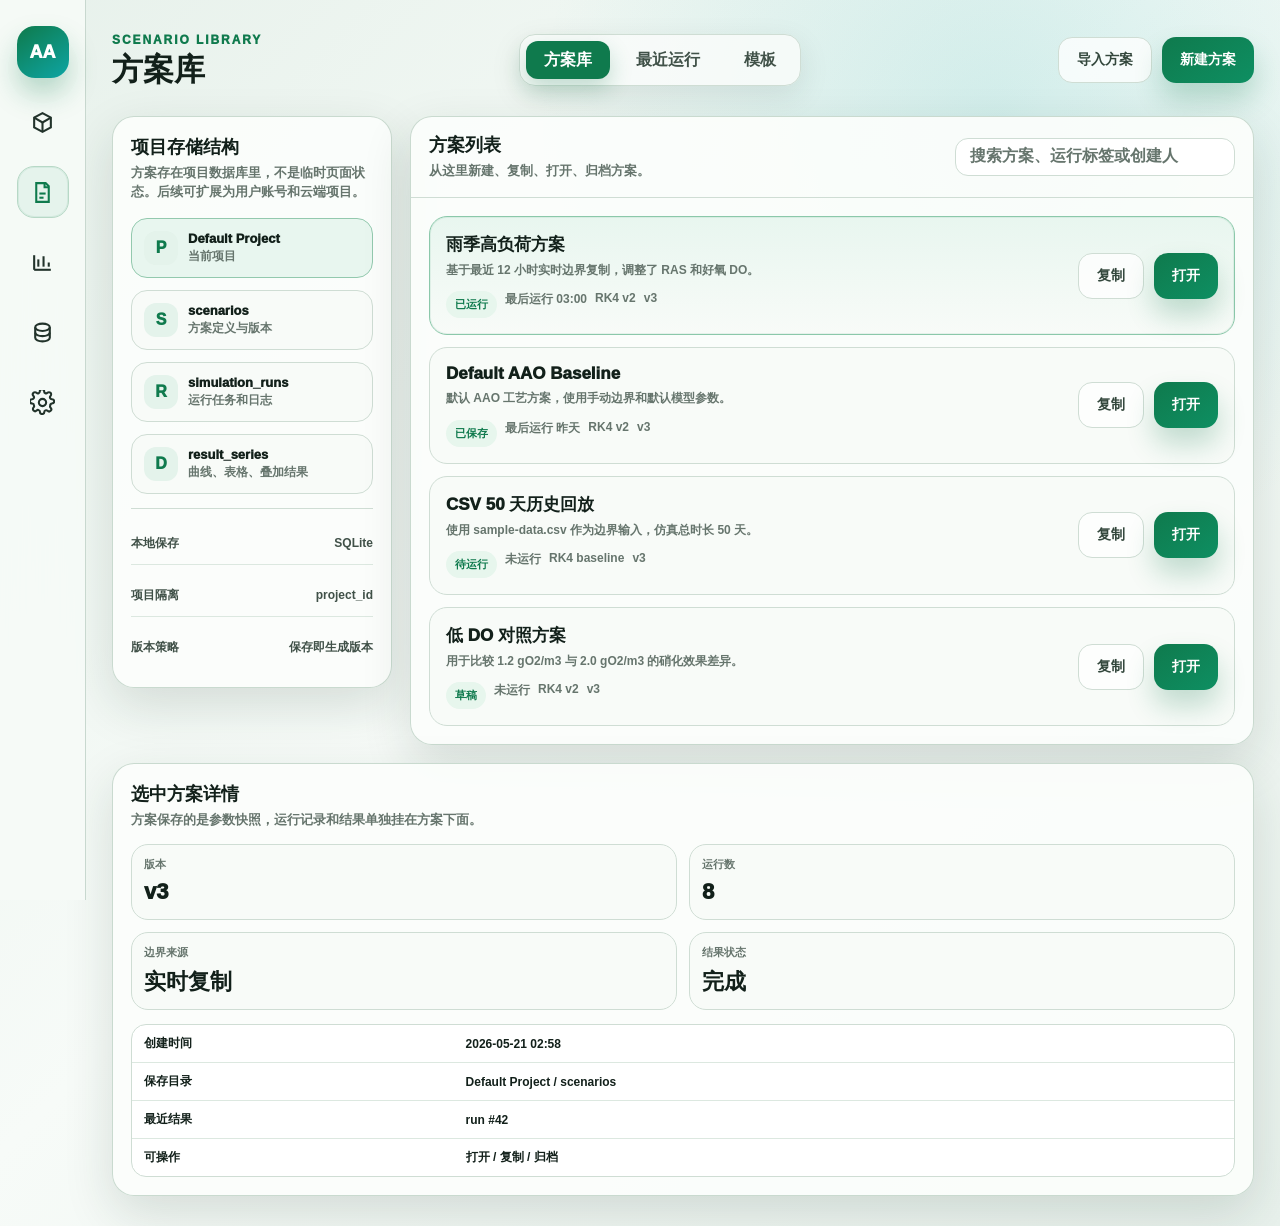
<file: design-concepts/aao-scenario-detail-screens.html>
<!doctype html>
<html lang="zh-CN">
<head>
  <meta charset="utf-8">
  <meta name="viewport" content="width=device-width, initial-scale=1">
  <title>AAO 方案工作台详细页面</title>
  <style>
    :root {
      --bg: #edf4ef;
      --panel: #fbfdfb;
      --panel-2: #f5f9f6;
      --ink: #12201a;
      --muted: #66756d;
      --line: #cfddd4;
      --green: #0f7a4d;
      --green-2: #0e8f62;
      --blue: #2563eb;
      --cyan: #0ea5a4;
      --amber: #d97706;
      --red: #dc2626;
      --shadow: 0 18px 50px rgba(24, 48, 36, 0.14);
      --soft-shadow: 0 10px 30px rgba(24, 48, 36, 0.10);
      font-family: Inter, "SF Pro Display", "PingFang SC", "Microsoft YaHei", Arial, sans-serif;
    }
    * { box-sizing: border-box; }
    body {
      margin: 0;
      min-height: 100vh;
      color: var(--ink);
      background:
        radial-gradient(circle at 78% 10%, rgba(14, 165, 164, 0.16), transparent 31%),
        linear-gradient(135deg, #e7f1eb 0%, #f7fbf8 46%, #e8f1ec 100%);
    }
    button, input, select { font: inherit; }
    .app {
      min-height: 100vh;
      display: grid;
      grid-template-columns: 86px 1fr;
    }
    .rail {
      position: sticky;
      top: 0;
      height: 100vh;
      display: flex;
      flex-direction: column;
      align-items: center;
      gap: 18px;
      padding: 26px 16px;
      background: rgba(246, 250, 247, 0.94);
      border-right: 1px solid rgba(183, 204, 193, 0.72);
      backdrop-filter: blur(18px);
    }
    .brand-mark {
      width: 52px;
      height: 52px;
      display: grid;
      place-items: center;
      border-radius: 18px;
      color: #fff;
      background: linear-gradient(145deg, #0e7a4b, #0ea5a4);
      box-shadow: 0 16px 28px rgba(15, 122, 77, 0.28);
      font-size: 18px;
      font-weight: 950;
    }
    .rail-button {
      width: 52px;
      height: 52px;
      display: grid;
      place-items: center;
      border: 1px solid transparent;
      border-radius: 17px;
      color: #22332b;
      background: transparent;
    }
    .rail-button svg { width: 25px; height: 25px; stroke-width: 2; }
    .rail-button.active {
      color: var(--green);
      background: #e5f3ec;
      border-color: #b7d8c6;
      box-shadow: inset 0 0 0 1px rgba(15, 122, 77, 0.08);
    }
    .workspace {
      min-width: 0;
      padding: 22px 26px 30px;
    }
    .topbar {
      height: 76px;
      display: flex;
      align-items: center;
      justify-content: space-between;
      gap: 20px;
      margin-bottom: 18px;
    }
    .kicker {
      margin: 0 0 6px;
      color: var(--green);
      font-size: 12px;
      font-weight: 950;
      letter-spacing: 0.16em;
      text-transform: uppercase;
    }
    h1 {
      margin: 0;
      font-size: 31px;
      line-height: 1.08;
      letter-spacing: 0;
    }
    .mode-switch {
      display: flex;
      align-items: center;
      gap: 8px;
      padding: 6px;
      border: 1px solid var(--line);
      border-radius: 16px;
      background: rgba(251, 253, 251, 0.78);
      box-shadow: var(--soft-shadow);
    }
    .mode-switch button {
      height: 38px;
      padding: 0 18px;
      border: 0;
      border-radius: 12px;
      color: #405148;
      background: transparent;
      font-weight: 900;
      white-space: nowrap;
    }
    .mode-switch button.active {
      color: #fff;
      background: var(--green);
      box-shadow: 0 10px 22px rgba(15, 122, 77, 0.24);
    }
    .actions { display: flex; align-items: center; gap: 10px; }
    .ghost-action, .danger-action, .primary-action {
      height: 46px;
      padding: 0 18px;
      border-radius: 14px;
      font-size: 14px;
      font-weight: 950;
      white-space: nowrap;
    }
    .ghost-action {
      color: #33473c;
      border: 1px solid var(--line);
      background: rgba(255, 255, 255, 0.78);
    }
    .danger-action {
      color: #b42318;
      border: 1px solid #f4c7c3;
      background: #fff5f5;
    }
    .primary-action {
      color: #fff;
      border: 0;
      background: linear-gradient(145deg, #0f7a4d, #0e8f62);
      box-shadow: 0 16px 28px rgba(15, 122, 77, 0.24);
    }
    .card {
      border: 1px solid rgba(198, 215, 204, 0.92);
      border-radius: 22px;
      background: rgba(251, 253, 251, 0.94);
      box-shadow: var(--shadow);
      overflow: hidden;
    }
    .card-pad { padding: 18px; }
    .card-header {
      min-height: 72px;
      display: flex;
      justify-content: space-between;
      align-items: center;
      gap: 14px;
      padding: 18px 20px;
      border-bottom: 1px solid var(--line);
      background: rgba(255, 255, 255, 0.64);
    }
    .card-title {
      margin: 0 0 5px;
      font-size: 18px;
      font-weight: 950;
      letter-spacing: 0;
    }
    .card-subtitle {
      margin: 0;
      color: var(--muted);
      font-size: 13px;
      font-weight: 650;
      line-height: 1.45;
    }
    .badge {
      height: 27px;
      display: inline-flex;
      align-items: center;
      border-radius: 999px;
      padding: 0 9px;
      color: var(--green);
      background: #e7f6ed;
      font-size: 11px;
      font-weight: 950;
      white-space: nowrap;
    }
    .badge.blue { color: var(--blue); background: #eff6ff; }
    .badge.amber { color: #8a5200; background: #fff7ed; }
    .badge.red { color: #b42318; background: #fff5f5; }
    .scenario-layout {
      display: grid;
      grid-template-columns: 270px minmax(760px, 1fr);
      gap: 18px;
      align-items: start;
    }
    .flow-steps {
      display: grid;
      gap: 10px;
      margin-top: 16px;
    }
    .step {
      position: relative;
      display: grid;
      grid-template-columns: 34px 1fr;
      gap: 11px;
      align-items: center;
      min-height: 64px;
      padding: 11px;
      border: 1px solid var(--line);
      border-radius: 16px;
      background: #f8fbf8;
    }
    .step.active {
      border-color: #93c9ae;
      background: #e8f6ef;
      box-shadow: inset 0 0 0 1px rgba(15, 122, 77, 0.08);
    }
    .step-num {
      width: 34px;
      height: 34px;
      display: grid;
      place-items: center;
      border-radius: 12px;
      color: var(--green);
      background: #e4f3eb;
      font-weight: 950;
    }
    .step strong { display: block; margin-bottom: 2px; font-size: 14px; font-weight: 950; }
    .step span { color: var(--muted); font-size: 12px; font-weight: 750; }
    .step:not(:last-child)::after {
      content: "";
      position: absolute;
      left: 28px;
      bottom: -11px;
      width: 2px;
      height: 10px;
      background: #bdd2c6;
    }
    .mini-status {
      display: grid;
      gap: 10px;
      margin-top: 14px;
      padding-top: 14px;
      border-top: 1px solid var(--line);
    }
    .status-line {
      display: flex;
      justify-content: space-between;
      gap: 12px;
      color: #405148;
      font-size: 12px;
      font-weight: 850;
    }
    .status-line strong { color: var(--ink); }
    .source-tabs {
      display: flex;
      gap: 8px;
      padding: 5px;
      border: 1px solid var(--line);
      border-radius: 14px;
      background: #f4f8f5;
    }
    .source-tabs button {
      height: 32px;
      border: 0;
      border-radius: 10px;
      padding: 0 12px;
      color: #4e6258;
      background: transparent;
      font-weight: 900;
      white-space: nowrap;
    }
    .source-tabs button.active { color: #fff; background: var(--green); }
    .scenario-main {
      display: grid;
      gap: 18px;
    }
    .canvas {
      position: relative;
      height: 308px;
      background:
        linear-gradient(90deg, rgba(16, 86, 57, 0.055) 1px, transparent 1px),
        linear-gradient(0deg, rgba(16, 86, 57, 0.055) 1px, transparent 1px),
        linear-gradient(180deg, #f8fbf8, #eef5f0);
      background-size: 32px 32px, 32px 32px, auto;
    }
    .chip {
      position: absolute;
      z-index: 2;
      min-width: 106px;
      padding: 9px 10px;
      border: 1px solid rgba(180, 207, 193, 0.94);
      border-radius: 14px;
      background: rgba(255, 255, 255, 0.9);
      box-shadow: 0 12px 24px rgba(18, 32, 26, 0.12);
      backdrop-filter: blur(10px);
    }
    .chip b {
      display: flex;
      justify-content: space-between;
      margin-bottom: 4px;
      color: #2e4438;
      font-size: 11px;
      font-weight: 950;
    }
    .chip strong { font-size: 18px; font-weight: 950; }
    .chip small { color: var(--muted); font-weight: 800; }
    .chip.in { left: 44px; top: 162px; }
    .chip.an { left: 206px; top: 62px; }
    .chip.ax { left: 386px; top: 58px; }
    .chip.ox { left: 570px; top: 58px; }
    .chip.sc { right: 82px; top: 88px; }
    .content-grid {
      display: grid;
      grid-template-columns: minmax(0, 1fr) 330px;
      gap: 18px;
    }
    .panel-grid {
      display: grid;
      grid-template-columns: repeat(2, minmax(0, 1fr));
      gap: 12px;
    }
    .panel-grid.three { grid-template-columns: repeat(3, minmax(0, 1fr)); }
    .form-card, .metric, .data-card {
      border: 1px solid var(--line);
      border-radius: 17px;
      background: #f8fbf8;
    }
    .form-card { padding: 14px; }
    .form-card h3, .data-card h3 {
      margin: 0 0 12px;
      font-size: 15px;
      font-weight: 950;
    }
    .form-row {
      display: grid;
      grid-template-columns: 1fr 104px;
      gap: 12px;
      align-items: center;
      min-height: 42px;
      border-bottom: 1px solid #dce8e0;
      font-size: 13px;
      font-weight: 850;
    }
    .form-row:last-child { border-bottom: 0; }
    .input-like, .select-like {
      height: 30px;
      display: flex;
      align-items: center;
      justify-content: flex-end;
      padding: 0 9px;
      border: 1px solid #cadbd1;
      border-radius: 9px;
      background: #fff;
      font-weight: 950;
      white-space: nowrap;
    }
    .select-like { justify-content: space-between; }
    .metric {
      min-height: 76px;
      padding: 12px;
    }
    .metric label {
      display: block;
      margin-bottom: 7px;
      color: var(--muted);
      font-size: 11px;
      font-weight: 850;
    }
    .metric strong { font-size: 22px; font-weight: 950; }
    .metric small { color: var(--muted); font-weight: 750; }
    .data-card { padding: 14px; }
    .table-wrap {
      border: 1px solid var(--line);
      border-radius: 15px;
      overflow: hidden;
      background: #fff;
    }
    table {
      width: 100%;
      border-collapse: collapse;
      font-size: 12px;
    }
    th, td {
      padding: 10px 12px;
      border-bottom: 1px solid #dce8e0;
      text-align: left;
      white-space: nowrap;
    }
    th {
      color: var(--muted);
      background: #f1f6f2;
      font-weight: 950;
    }
    td { font-weight: 800; }
    tr:last-child td { border-bottom: 0; }
    .notice {
      padding: 12px;
      border: 1px solid #f7d49c;
      border-radius: 15px;
      color: #7c4a03;
      background: #fff8eb;
      font-size: 12px;
      line-height: 1.45;
      font-weight: 750;
    }
    .library-layout {
      display: grid;
      grid-template-columns: 300px minmax(680px, 1fr) 320px;
      gap: 18px;
      align-items: start;
    }
    .path-card {
      display: grid;
      gap: 12px;
    }
    .path-node {
      display: grid;
      grid-template-columns: 34px 1fr;
      gap: 10px;
      align-items: center;
      padding: 12px;
      border: 1px solid var(--line);
      border-radius: 16px;
      background: #f8fbf8;
    }
    .path-node.active {
      border-color: #93c9ae;
      background: #e8f6ef;
    }
    .path-icon {
      width: 34px;
      height: 34px;
      display: grid;
      place-items: center;
      border-radius: 12px;
      color: var(--green);
      background: #e4f3eb;
      font-weight: 950;
    }
    .path-node strong { display: block; margin-bottom: 2px; font-size: 13px; font-weight: 950; }
    .path-node span { display: block; color: var(--muted); font-size: 12px; font-weight: 750; }
    .library-toolbar {
      display: flex;
      justify-content: space-between;
      align-items: center;
      gap: 12px;
      padding: 16px 18px;
      border-bottom: 1px solid var(--line);
    }
    .search-box {
      height: 38px;
      min-width: 280px;
      display: flex;
      align-items: center;
      padding: 0 14px;
      border: 1px solid var(--line);
      border-radius: 13px;
      color: var(--muted);
      background: #fff;
      font-weight: 750;
    }
    .scenario-list {
      display: grid;
      gap: 12px;
      padding: 18px;
    }
    .scenario-card {
      display: grid;
      grid-template-columns: 1fr auto;
      gap: 16px;
      padding: 16px;
      border: 1px solid var(--line);
      border-radius: 18px;
      background: #f8fbf8;
    }
    .scenario-card.active {
      border-color: #8bc8aa;
      background: linear-gradient(180deg, #e8f6ef, #f8fbf8);
      box-shadow: inset 0 0 0 1px rgba(15, 122, 77, 0.08);
    }
    .scenario-card h3 {
      margin: 0 0 6px;
      font-size: 17px;
      font-weight: 950;
    }
    .scenario-card p {
      margin: 0 0 12px;
      color: var(--muted);
      font-size: 12px;
      line-height: 1.45;
      font-weight: 700;
    }
    .meta-row {
      display: flex;
      flex-wrap: wrap;
      gap: 8px;
      color: var(--muted);
      font-size: 12px;
      font-weight: 850;
    }
    .storage-line {
      display: flex;
      justify-content: space-between;
      gap: 12px;
      min-height: 42px;
      align-items: center;
      border-bottom: 1px solid #dce8e0;
      color: #405148;
      font-size: 12px;
      font-weight: 850;
    }
    .storage-line:last-child { border-bottom: 0; }
    .chart-title {
      display: flex;
      justify-content: space-between;
      align-items: center;
      margin-bottom: 10px;
    }
    @media (max-width: 1280px) {
      .library-layout { grid-template-columns: 280px 1fr; }
      .library-layout .side { grid-column: 1 / -1; }
      .scenario-layout { grid-template-columns: 250px 1fr; }
      .content-grid { grid-template-columns: 1fr; }
      .panel-grid.three { grid-template-columns: repeat(2, minmax(0, 1fr)); }
    }
  </style>
</head>
<body>
  <div id="app"></div>
  <script>
    const screen = new URLSearchParams(location.search).get("screen") || "library";
    const stepMeta = [
      ["boundary", "边界来源", "手动 / CSV"],
      ["dimensions", "池体尺寸", "体积、回流、SRT"],
      ["control", "控制边界", "DO、RAS、WAS"],
      ["strategy", "运行策略", "天数、输出间隔"],
      ["overlay", "结果叠加", "指标与单体曲线"]
    ];
    const contentTitles = {
      library: ["Scenario Library", "方案库"],
      dimensions: ["Scenario Simulation", "方案仿真 · 池体尺寸"],
      control: ["Scenario Simulation", "方案仿真 · 控制边界"],
      strategy: ["Scenario Simulation", "方案仿真 · 运行策略"],
      overlay: ["Scenario Simulation", "方案仿真 · 结果叠加"],
      csv: ["Scenario Simulation", "方案仿真 · CSV 历史"],
      realtime: ["Scenario Simulation", "方案仿真 · 从实时复制"]
    };
    const activeStep = {
      dimensions: "dimensions",
      control: "control",
      strategy: "strategy",
      overlay: "overlay",
      csv: "boundary",
      realtime: "boundary"
    };
    function iconSvg(type) {
      const icons = {
        cube: '<svg viewBox="0 0 24 24" fill="none" stroke="currentColor"><path d="M12 3 4 7.4v9.2L12 21l8-4.4V7.4L12 3Z"/><path d="M4 7.4 12 12l8-4.6"/><path d="M12 12v9"/></svg>',
        doc: '<svg viewBox="0 0 24 24" fill="none" stroke="currentColor"><path d="M6 3h9l3 3v15H6z"/><path d="M14 3v4h4"/><path d="M9 13h6"/><path d="M9 17h4"/></svg>',
        chart: '<svg viewBox="0 0 24 24" fill="none" stroke="currentColor"><path d="M4 19V5"/><path d="M20 19H4"/><path d="M8 16V9"/><path d="M13 16V6"/><path d="M18 16v-4"/></svg>',
        db: '<svg viewBox="0 0 24 24" fill="none" stroke="currentColor"><path d="M5 7c0-2 3.1-3.5 7-3.5S19 5 19 7s-3.1 3.5-7 3.5S5 9 5 7Z"/><path d="M5 7v5c0 2 3.1 3.5 7 3.5s7-1.5 7-3.5V7"/><path d="M5 12v5c0 2 3.1 3.5 7 3.5s7-1.5 7-3.5v-5"/></svg>',
        gear: '<svg viewBox="0 0 24 24" fill="none" stroke="currentColor"><path d="M12 15.5a3.5 3.5 0 1 0 0-7 3.5 3.5 0 0 0 0 7Z"/><path d="M19.4 15a1.8 1.8 0 0 0 .36 1.98l.04.04a2.1 2.1 0 0 1-2.97 2.97l-.04-.04a1.8 1.8 0 0 0-1.98-.36 1.8 1.8 0 0 0-1.09 1.65V21a2.1 2.1 0 0 1-4.2 0v-.06A1.8 1.8 0 0 0 8.4 19.3a1.8 1.8 0 0 0-1.98.36l-.04.04a2.1 2.1 0 0 1-2.97-2.97l.04-.04A1.8 1.8 0 0 0 3.8 14.7 1.8 1.8 0 0 0 2.15 13H2a2.1 2.1 0 0 1 0-4.2h.06A1.8 1.8 0 0 0 3.7 7.7a1.8 1.8 0 0 0-.36-1.98l-.04-.04a2.1 2.1 0 1 1 2.97-2.97l.04.04a1.8 1.8 0 0 0 1.98.36h.01A1.8 1.8 0 0 0 9.4 1.5V1.4a2.1 2.1 0 0 1 4.2 0v.06a1.8 1.8 0 0 0 1.1 1.65 1.8 1.8 0 0 0 1.98-.36l.04-.04a2.1 2.1 0 1 1 2.97 2.97l-.04.04a1.8 1.8 0 0 0-.36 1.98v.01A1.8 1.8 0 0 0 21 8.8h.1a2.1 2.1 0 0 1 0 4.2h-.06A1.8 1.8 0 0 0 19.4 15Z"/></svg>'
      };
      return icons[type];
    }
    function rail(active = "doc") {
      return `<aside class="rail" aria-label="主导航">
        <div class="brand-mark">AA</div>
        ${["cube", "doc", "chart", "db", "gear"].map(type => `<div class="rail-button ${active === type ? "active" : ""}">${iconSvg(type)}</div>`).join("")}
      </aside>`;
    }
    function topbar(kicker, title, center = "", actions = "") {
      return `<header class="topbar">
        <div><p class="kicker">${kicker}</p><h1>${title}</h1></div>
        ${center || '<div></div>'}
        ${actions || '<div class="actions"><button class="ghost-action">保存方案</button><button class="primary-action">运行仿真</button></div>'}
      </header>`;
    }
    function flowNav(active = "boundary") {
      return `<aside class="card card-pad">
        <p class="card-title">方案流程</p>
        <p class="card-subtitle">每一步只处理一类问题，运行前统一校验。</p>
        <div class="flow-steps">
          ${stepMeta.map(([id, name, desc], index) => `<div class="step ${active === id ? "active" : ""}"><div class="step-num">${index + 1}</div><div><strong>${name}</strong><span>${desc}</span></div></div>`).join("")}
        </div>
        <div class="mini-status">
          <div class="status-line"><span>当前方案</span><strong>雨季高负荷方案</strong></div>
          <div class="status-line"><span>保存位置</span><strong>项目数据库</strong></div>
          <div class="status-line"><span>数据状态</span><strong>已通过</strong></div>
          <div class="status-line"><span>解算器</span><strong>RK4 v2</strong></div>
        </div>
      </aside>`;
    }
    function sourceTabs(active) {
      return `<div class="source-tabs">
        <button class="${active === "manual" ? "active" : ""}">手动边界</button>
        <button class="${active === "csv" ? "active" : ""}">CSV 历史</button>
        <button class="${active === "realtime" ? "active" : ""}">从实时复制</button>
      </div>`;
    }
    function miniMap(kind = "dims") {
      const chips = {
        dims: [
          ["in", "IN 进水", "Q", "10000", "m3/d"],
          ["an", "AN 厌氧", "V", "1800", "m3"],
          ["ax", "AX 缺氧", "V", "2600", "m3"],
          ["ox", "OX 好氧", "V", "5200", "m3"],
          ["sc", "SC 二沉池", "H", "4.2", "m"]
        ],
        control: [
          ["in", "IN 进水", "Q", "10000", "m3/d"],
          ["an", "AN 厌氧", "IR", "120%", ""],
          ["ax", "AX 缺氧", "RAS", "80%", ""],
          ["ox", "OX 好氧", "DO", "2.0", "g/m3"],
          ["sc", "SC 二沉池", "WAS", "350", "m3/d"]
        ],
        overlay: [
          ["in", "IN 进水", "NH4", "32.0", "g/m3"],
          ["an", "AN 厌氧", "NH4", "29.4", "g/m3"],
          ["ax", "AX 缺氧", "NH4", "17.8", "g/m3"],
          ["ox", "OX 好氧", "NH4", "2.1", "g/m3"],
          ["sc", "OUT 出水", "NH4", "0.42", "g/m3"]
        ],
        copy: [
          ["in", "IN 进水", "最新", "03:00", ""],
          ["an", "AN 厌氧", "状态", "上次", ""],
          ["ax", "AX 缺氧", "状态", "上次", ""],
          ["ox", "OX 好氧", "DO", "2.0", ""],
          ["sc", "SC 二沉池", "RAS", "80%", ""]
        ]
      }[kind] || [];
      return `<div class="canvas">
        <svg viewBox="0 0 920 308" width="100%" height="100%" aria-label="AAO map">
          <defs>
            <filter id="shadow-${kind}" x="-20%" y="-20%" width="140%" height="160%"><feDropShadow dx="0" dy="12" stdDeviation="12" flood-color="#12201a" flood-opacity="0.18"/></filter>
            <linearGradient id="water-${kind}" x1="0" x2="1" y1="0" y2="1"><stop stop-color="#93d8d2"/><stop offset="0.48" stop-color="#4fb6b5"/><stop offset="1" stop-color="#1b8f95"/></linearGradient>
            <linearGradient id="wall-${kind}" x1="0" x2="1" y1="0" y2="1"><stop stop-color="#f4f7f3"/><stop offset="1" stop-color="#ccd9d0"/></linearGradient>
            <linearGradient id="side-${kind}" x1="0" x2="1" y1="0" y2="1"><stop stop-color="#dce7df"/><stop offset="1" stop-color="#aebfb4"/></linearGradient>
            <linearGradient id="clarifier-${kind}" x1="0" x2="1"><stop stop-color="#a7dcd5"/><stop offset="0.52" stop-color="#69c2bd"/><stop offset="1" stop-color="#238a8a"/></linearGradient>
            <marker id="arrow-${kind}" viewBox="0 0 10 10" refX="8" refY="5" markerWidth="7" markerHeight="7" orient="auto-start-reverse"><path d="M0 0 10 5 0 10Z" fill="#31453a"/></marker>
            <marker id="blueArrow-${kind}" viewBox="0 0 10 10" refX="8" refY="5" markerWidth="7" markerHeight="7" orient="auto-start-reverse"><path d="M0 0 10 5 0 10Z" fill="#2563eb"/></marker>
          </defs>
          <g opacity="0.5" stroke="#31453a" stroke-width="8" stroke-linecap="round" fill="none">
            <path d="M58 208 C120 176, 152 164, 200 144" marker-end="url(#arrow-${kind})"/>
            <path d="M316 150 C346 138, 376 140, 404 154" marker-end="url(#arrow-${kind})"/>
            <path d="M510 154 C540 140, 572 142, 600 156" marker-end="url(#arrow-${kind})"/>
            <path d="M708 160 C740 145, 762 152, 792 172" marker-end="url(#arrow-${kind})"/>
          </g>
          <g filter="url(#shadow-${kind})">
            ${["206", "400", "594"].map((x, i) => `<g transform="translate(${x} 120)">
              <polygon points="0,42 80,0 176,39 92,82" fill="url(#wall-${kind})" stroke="#9fb5a8"/>
              <polygon points="16,43 80,11 158,40 91,72" fill="url(#water-${kind})"/>
              ${i === 2 ? '<circle cx="84" cy="41" r="3" fill="#e5fffb"/><circle cx="105" cy="34" r="3" fill="#e5fffb"/><circle cx="126" cy="47" r="3" fill="#e5fffb"/>' : ""}
              <polygon points="0,42 92,82 92,132 0,92" fill="url(#side-${kind})" stroke="#9fb5a8"/>
              <polygon points="92,82 176,39 176,91 92,132" fill="#bfcec4" stroke="#9fb5a8"/>
              <text x="66" y="112" fill="#213329" font-size="13" font-weight="900">${["厌氧池", "缺氧池", "好氧池"][i]}</text>
            </g>`).join("")}
            <g transform="translate(760 150)">
              <ellipse cx="48" cy="26" rx="54" ry="25" fill="url(#clarifier-${kind})" stroke="#1a7473"/>
              <rect x="-6" y="26" width="108" height="66" fill="#d8e5dc"/>
              <ellipse cx="48" cy="92" rx="54" ry="25" fill="#b9cabe" stroke="#93a99b"/>
              <text x="20" y="65" fill="#213329" font-size="13" font-weight="900">二沉池</text>
            </g>
          </g>
          <path d="M798 258 C662 312, 498 300, 320 250" fill="none" stroke="#2563eb" stroke-width="4" stroke-dasharray="9 8" marker-end="url(#blueArrow-${kind})"/>
        </svg>
        ${chips.map(([pos, name, key, value, unit]) => `<div class="chip ${pos}"><b>${name}<span>${key}</span></b><strong>${value}</strong> <small>${unit}</small></div>`).join("")}
      </div>`;
    }
    function chartSvg(color = "#0f7a4d") {
      return `<svg viewBox="0 0 680 124" width="100%" height="124" aria-label="trend">
        <line x1="28" y1="12" x2="28" y2="108" stroke="#cbd8d1"/>
        <line x1="28" y1="108" x2="660" y2="108" stroke="#cbd8d1"/>
        <g stroke="#e1ebe5"><line x1="28" y1="76" x2="660" y2="76"/><line x1="28" y1="44" x2="660" y2="44"/><line x1="180" y1="12" x2="180" y2="108"/><line x1="340" y1="12" x2="340" y2="108"/><line x1="500" y1="12" x2="500" y2="108"/></g>
        <path d="M30 26 C94 30, 128 42, 174 54 C224 68, 262 74, 318 78 C386 84, 448 90, 514 99 C586 108, 620 105, 656 102" fill="none" stroke="${color}" stroke-width="4" stroke-linecap="round"/>
        <path d="M30 58 C132 58, 224 64, 316 70 C424 78, 540 82, 656 86" fill="none" stroke="#2563eb" stroke-width="3" stroke-linecap="round"/>
      </svg>`;
    }
    function scenarioShell(inner, active, source = "manual") {
      const [kicker, title] = contentTitles[screen] || contentTitles.dimensions;
      return `<div class="app">${rail("doc")}<main class="workspace">
        ${topbar(kicker, title, '<div class="mode-switch"><button>工艺画布</button><button class="active">方案编辑</button><button>结果叠加</button></div>')}
        <section class="scenario-layout">
          ${flowNav(active)}
          <article class="card scenario-main">
            <div class="card-header">
              <div><p class="card-title">${title.replace("方案仿真 · ", "")}</p><p class="card-subtitle">${screenSubtitle(screen)}</p></div>
              ${sourceTabs(source)}
            </div>
            ${inner}
          </article>
        </section>
      </main></div>`;
    }
    function screenSubtitle(id) {
      return {
        dimensions: "把池体尺寸和二沉池结构作为方案资产保存，后续运行直接引用。",
        control: "把 DO、回流、排泥等运行边界集中编辑，避免散落在结果页。",
        strategy: "定义这一次方案运行的时长、初始状态、输出和进度策略。",
        overlay: "选择指标后把方案计算结果叠加在 2.5D 工艺底图上。",
        csv: "上传历史边界并完成字段映射、数据预览和清洗校验。",
        realtime: "从在线边界或实时状态复制一段数据，快速形成新方案。"
      }[id] || "";
    }
    function dimensionsScreen() {
      return scenarioShell(`${miniMap("dims")}<div class="content-grid card-pad">
        <div class="panel-grid">
          <div class="form-card"><h3>AAO 池体尺寸</h3>
            <div class="form-row"><span>厌氧池体积</span><span class="input-like">1800</span></div>
            <div class="form-row"><span>缺氧池体积</span><span class="input-like">2600</span></div>
            <div class="form-row"><span>好氧池体积</span><span class="input-like">5200</span></div>
            <div class="form-row"><span>总 HRT</span><span class="input-like">23.0 h</span></div>
          </div>
          <div class="form-card"><h3>二沉池结构</h3>
            <div class="form-row"><span>表面积</span><span class="input-like">1250</span></div>
            <div class="form-row"><span>有效水深</span><span class="input-like">4.2</span></div>
            <div class="form-row"><span>分层数</span><span class="input-like">10</span></div>
            <div class="form-row"><span>进泥层</span><span class="input-like">5</span></div>
          </div>
        </div>
        <aside class="data-card">
          <h3>选中单体：好氧池</h3>
          <div class="table-wrap"><table><tbody>
            <tr><th>参数</th><th>当前值</th></tr>
            <tr><td>L × W × H</td><td>42 × 31 × 4.0 m</td></tr>
            <tr><td>曝气分区</td><td>3 zones</td></tr>
            <tr><td>有效容积</td><td>5200 m3</td></tr>
            <tr><td>编辑状态</td><td><span class="badge">已保存</span></td></tr>
          </tbody></table></div>
        </aside>
      </div>`, "dimensions", "manual");
    }
    function controlScreen() {
      return scenarioShell(`${miniMap("control")}<div class="content-grid card-pad">
        <div class="panel-grid">
          <div class="form-card"><h3>回流与排泥</h3>
            <div class="form-row"><span>内回流 IR</span><span class="input-like">120%</span></div>
            <div class="form-row"><span>RAS 回流比</span><span class="input-like">80%</span></div>
            <div class="form-row"><span>WAS 排泥</span><span class="input-like">350</span></div>
            <div class="form-row"><span>目标 SRT</span><span class="input-like">12 d</span></div>
          </div>
          <div class="form-card"><h3>曝气与 DO</h3>
            <div class="form-row"><span>好氧池 DO</span><span class="input-like">2.0</span></div>
            <div class="form-row"><span>曝气控制</span><span class="select-like">固定设定 <span>⌄</span></span></div>
            <div class="form-row"><span>最低 DO</span><span class="input-like">1.2</span></div>
            <div class="form-row"><span>最高 DO</span><span class="input-like">3.0</span></div>
          </div>
        </div>
        <aside class="data-card">
          <h3>控制影响预览</h3>
          <div class="notice">当前 RAS 与 WAS 会影响二沉池泥位、系统 SRT 和回流污泥浓度。运行前建议通过校验检查沉降参数。</div>
          <div class="panel-grid" style="margin-top:12px">
            <div class="metric"><label>RAS Q</label><strong>8000</strong><small> m3/d</small></div>
            <div class="metric"><label>WAS Q</label><strong>350</strong><small> m3/d</small></div>
          </div>
        </aside>
      </div>`, "control", "manual");
    }
    function strategyScreen() {
      return scenarioShell(`<div class="card-pad">
        <div class="panel-grid three">
          <div class="metric"><label>仿真总时长</label><strong>50</strong><small> d</small></div>
          <div class="metric"><label>输出间隔</label><strong>1</strong><small> h</small></div>
          <div class="metric"><label>初始状态</label><strong>上次最终状态</strong></div>
        </div>
      </div>
      <div class="content-grid card-pad" style="padding-top:0">
        <div class="panel-grid">
          <div class="form-card"><h3>运行时间线</h3>
            <div class="form-row"><span>开始时间</span><span class="input-like">0 d</span></div>
            <div class="form-row"><span>结束时间</span><span class="input-like">50 d</span></div>
            <div class="form-row"><span>输出间隔</span><span class="input-like">1 h</span></div>
            <div class="form-row"><span>进度刷新</span><span class="input-like">每输出点</span></div>
          </div>
          <div class="form-card"><h3>解算策略</h3>
            <div class="form-row"><span>默认引擎</span><span class="input-like">RK4 v2</span></div>
            <div class="form-row"><span>内部步长上限</span><span class="input-like">0.0025 d</span></div>
            <div class="form-row"><span>失败处理</span><span class="input-like">停止并记录</span></div>
            <div class="form-row"><span>旧曲线</span><span class="input-like">运行时清空</span></div>
          </div>
        </div>
        <aside class="data-card">
          <h3>运行校验</h3>
          <div class="table-wrap"><table><tbody>
            <tr><td>边界条件</td><td><span class="badge">通过</span></td></tr>
            <tr><td>池体尺寸</td><td><span class="badge">通过</span></td></tr>
            <tr><td>二沉池参数</td><td><span class="badge amber">需关注</span></td></tr>
            <tr><td>预计输出点</td><td>1201</td></tr>
            <tr><td>预计耗时</td><td>18.5 s</td></tr>
          </tbody></table></div>
        </aside>
      </div>`, "strategy", "manual");
    }
    function overlayScreen() {
      return scenarioShell(`${miniMap("overlay")}<div class="content-grid card-pad">
        <div class="data-card">
          <div class="chart-title"><h3>节点过程曲线</h3><div class="source-tabs"><button class="active">NH4-N</button><button>NO3-N</button><button>TN</button><button>TSS</button></div></div>
          ${chartSvg()}
        </div>
        <aside class="data-card">
          <h3>叠加规则</h3>
          <div class="table-wrap"><table><tbody>
            <tr><td>视角</td><td>全流程指标</td></tr>
            <tr><td>当前指标</td><td>NH4-N</td></tr>
            <tr><td>颜色阈值</td><td><span class="badge">自动分级</span></td></tr>
            <tr><td>点击节点</td><td>打开单体曲线</td></tr>
          </tbody></table></div>
        </aside>
      </div>`, "overlay", "manual");
    }
    function csvScreen() {
      return scenarioShell(`<div class="content-grid card-pad">
        <div class="data-card">
          <div class="chart-title"><h3>CSV 历史数据</h3><span class="badge">sample-data.csv</span></div>
          <div class="panel-grid three">
            <div class="metric"><label>记录数</label><strong>577</strong></div>
            <div class="metric"><label>覆盖时长</label><strong>48</strong><small> h</small></div>
            <div class="metric"><label>频率</label><strong>5</strong><small> min</small></div>
          </div>
          <div style="margin-top:14px">${chartSvg("#2563eb")}</div>
        </div>
        <aside class="data-card">
          <h3>上传与校验</h3>
          <div class="notice">CSV 只作为边界条件来源；仿真总时长仍由运行策略控制，超出 CSV 范围后保持最后边界。</div>
          <div class="table-wrap" style="margin-top:12px"><table><tbody>
            <tr><td>字段映射</td><td><span class="badge">6/6</span></td></tr>
            <tr><td>质量问题</td><td>3</td></tr>
            <tr><td>已清洗</td><td>3</td></tr>
            <tr><td>使用方式</td><td>线性插值</td></tr>
          </tbody></table></div>
        </aside>
      </div>
      <div class="card-pad" style="padding-top:0">
        <div class="table-wrap"><table>
          <thead><tr><th>time</th><th>Q</th><th>COD</th><th>NH4</th><th>NO3</th><th>TSS</th><th>DO</th><th>质量状态</th></tr></thead>
          <tbody><tr><td>00:00</td><td>10000</td><td>420</td><td>32.0</td><td>0.50</td><td>220</td><td>2.0</td><td>ok</td></tr><tr><td>00:05</td><td>10080</td><td>418</td><td>31.8</td><td>0.51</td><td>219</td><td>2.0</td><td>ok</td></tr><tr><td>00:10</td><td>10120</td><td>416</td><td>31.7</td><td>0.52</td><td>221</td><td>2.0</td><td>cleaned</td></tr></tbody>
        </table></div>
      </div>`, "boundary", "csv");
    }
    function realtimeScreen() {
      return scenarioShell(`${miniMap("copy")}<div class="content-grid card-pad">
        <div class="data-card">
          <div class="chart-title"><h3>从实时数据复制</h3><span class="badge blue">最近 12 小时</span></div>
          <div class="panel-grid three">
            <div class="metric"><label>在线边界</label><strong>144</strong><small> 条</small></div>
            <div class="metric"><label>实时结果</label><strong>144</strong><small> 步</small></div>
            <div class="metric"><label>最新输入 ID</label><strong>184</strong></div>
          </div>
          <div style="margin-top:14px">${chartSvg("#0ea5a4")}</div>
        </div>
        <aside class="data-card">
          <h3>复制方式</h3>
          <div class="table-wrap"><table><tbody>
            <tr><td>复制边界</td><td><span class="badge">开启</span></td></tr>
            <tr><td>复制最终状态</td><td><span class="badge">开启</span></td></tr>
            <tr><td>时间窗口</td><td>最近 12 h</td></tr>
            <tr><td>生成方案</td><td>雨季高负荷方案 v2</td></tr>
          </tbody></table></div>
          <div class="notice" style="margin-top:12px">复制后会形成独立方案快照，不会反向影响实时计算状态。</div>
        </aside>
      </div>
      <div class="card-pad" style="padding-top:0">
        <div class="table-wrap"><table>
          <thead><tr><th>时间</th><th>输入 ID</th><th>Q</th><th>COD</th><th>NH4</th><th>DO</th><th>出水 NH4</th><th>动作</th></tr></thead>
          <tbody><tr><td>02:50</td><td>182</td><td>10040</td><td>419</td><td>31.9</td><td>2.0</td><td>0.46</td><td>复制</td></tr><tr><td>02:55</td><td>183</td><td>10080</td><td>421</td><td>32.1</td><td>2.0</td><td>0.44</td><td>复制</td></tr><tr><td>03:00</td><td>184</td><td>10120</td><td>417</td><td>31.8</td><td>2.0</td><td>0.42</td><td>复制</td></tr></tbody>
        </table></div>
      </div>`, "boundary", "realtime");
    }
    function libraryScreen() {
      const center = '<div class="mode-switch"><button class="active">方案库</button><button>最近运行</button><button>模板</button></div>';
      const actions = '<div class="actions"><button class="ghost-action">导入方案</button><button class="primary-action">新建方案</button></div>';
      return `<div class="app">${rail("doc")}<main class="workspace">
        ${topbar("Scenario Library", "方案库", center, actions)}
        <section class="library-layout">
          <aside class="card card-pad">
            <p class="card-title">项目存储结构</p>
            <p class="card-subtitle">方案存在项目数据库里，不是临时页面状态。后续可扩展为用户账号和云端项目。</p>
            <div class="path-card" style="margin-top:16px">
              <div class="path-node active"><div class="path-icon">P</div><div><strong>Default Project</strong><span>当前项目</span></div></div>
              <div class="path-node"><div class="path-icon">S</div><div><strong>scenarios</strong><span>方案定义与版本</span></div></div>
              <div class="path-node"><div class="path-icon">R</div><div><strong>simulation_runs</strong><span>运行任务和日志</span></div></div>
              <div class="path-node"><div class="path-icon">D</div><div><strong>result_series</strong><span>曲线、表格、叠加结果</span></div></div>
            </div>
            <div class="mini-status">
              <div class="storage-line"><span>本地保存</span><strong>SQLite</strong></div>
              <div class="storage-line"><span>项目隔离</span><strong>project_id</strong></div>
              <div class="storage-line"><span>版本策略</span><strong>保存即生成版本</strong></div>
            </div>
          </aside>
          <article class="card">
            <div class="library-toolbar">
              <div><p class="card-title">方案列表</p><p class="card-subtitle">从这里新建、复制、打开、归档方案。</p></div>
              <div class="search-box">搜索方案、运行标签或创建人</div>
            </div>
            <div class="scenario-list">
              ${[
                ["雨季高负荷方案", "基于最近 12 小时实时边界复制，调整了 RAS 和好氧 DO。", "已运行", "最后运行 03:00", "RK4 v2", true],
                ["Default AAO Baseline", "默认 AAO 工艺方案，使用手动边界和默认模型参数。", "已保存", "最后运行 昨天", "RK4 v2", false],
                ["CSV 50 天历史回放", "使用 sample-data.csv 作为边界输入，仿真总时长 50 天。", "待运行", "未运行", "RK4 baseline", false],
                ["低 DO 对照方案", "用于比较 1.2 gO2/m3 与 2.0 gO2/m3 的硝化效果差异。", "草稿", "未运行", "RK4 v2", false]
              ].map(([name, desc, status, time, solver, active]) => `<div class="scenario-card ${active ? "active" : ""}"><div><h3>${name}</h3><p>${desc}</p><div class="meta-row"><span class="badge">${status}</span><span>${time}</span><span>${solver}</span><span>v3</span></div></div><div class="actions"><button class="ghost-action">复制</button><button class="primary-action">打开</button></div></div>`).join("")}
            </div>
          </article>
          <aside class="card card-pad side">
            <p class="card-title">选中方案详情</p>
            <p class="card-subtitle">方案保存的是参数快照，运行记录和结果单独挂在方案下面。</p>
            <div class="panel-grid" style="grid-template-columns:1fr 1fr;margin-top:14px">
              <div class="metric"><label>版本</label><strong>v3</strong></div>
              <div class="metric"><label>运行数</label><strong>8</strong></div>
              <div class="metric"><label>边界来源</label><strong>实时复制</strong></div>
              <div class="metric"><label>结果状态</label><strong>完成</strong></div>
            </div>
            <div class="table-wrap" style="margin-top:14px"><table><tbody>
              <tr><td>创建时间</td><td>2026-05-21 02:58</td></tr>
              <tr><td>保存目录</td><td>Default Project / scenarios</td></tr>
              <tr><td>最近结果</td><td>run #42</td></tr>
              <tr><td>可操作</td><td>打开 / 复制 / 归档</td></tr>
            </tbody></table></div>
          </aside>
        </section>
      </main></div>`;
    }
    const screens = {
      library: libraryScreen,
      dimensions: dimensionsScreen,
      control: controlScreen,
      strategy: strategyScreen,
      overlay: overlayScreen,
      csv: csvScreen,
      realtime: realtimeScreen
    };
    document.getElementById("app").innerHTML = (screens[screen] || libraryScreen)();
  </script>
</body>
</html>
</file>
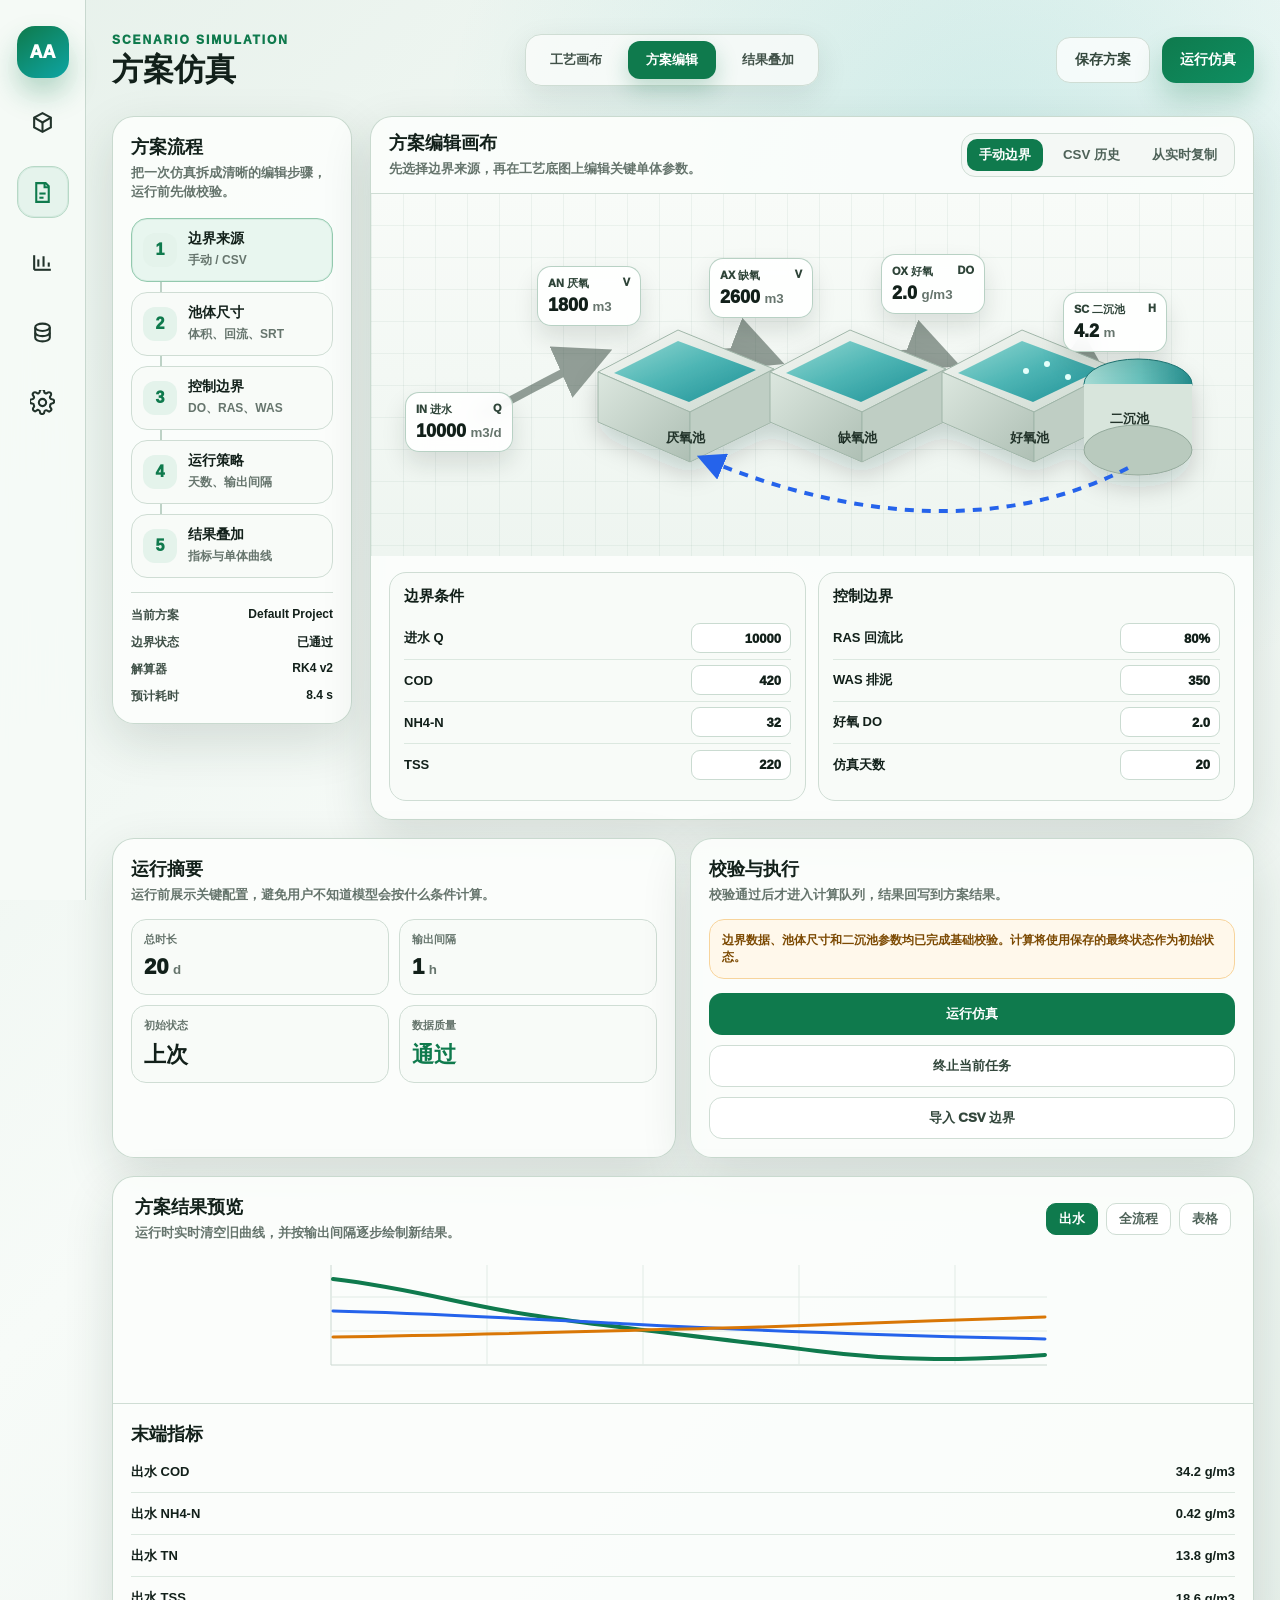
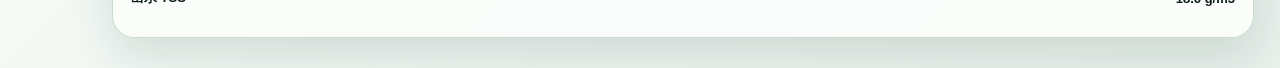
<file: design-concepts/aao-scenario-simulation.html>
<!doctype html>
<html lang="zh-CN">
<head>
  <meta charset="utf-8">
  <meta name="viewport" content="width=device-width, initial-scale=1">
  <title>AAO 方案仿真页面设计</title>
  <style>
    :root {
      --bg: #edf4ef;
      --panel: #fbfdfb;
      --ink: #12201a;
      --muted: #66756d;
      --line: #cfddd4;
      --green: #0f7a4d;
      --blue: #2563eb;
      --amber: #d97706;
      --red: #dc2626;
      --shadow: 0 18px 50px rgba(24, 48, 36, 0.14);
      font-family: Inter, "SF Pro Display", "PingFang SC", "Microsoft YaHei", Arial, sans-serif;
    }
    * { box-sizing: border-box; }
    body {
      margin: 0;
      color: var(--ink);
      background:
        radial-gradient(circle at 78% 10%, rgba(14, 165, 164, 0.16), transparent 31%),
        linear-gradient(135deg, #e7f1eb 0%, #f7fbf8 46%, #e8f1ec 100%);
    }
    .app {
      min-height: 100vh;
      display: grid;
      grid-template-columns: 86px 1fr;
    }
    .rail {
      position: sticky;
      top: 0;
      height: 100vh;
      display: flex;
      flex-direction: column;
      align-items: center;
      gap: 18px;
      padding: 26px 16px;
      background: rgba(246, 250, 247, 0.94);
      border-right: 1px solid rgba(183, 204, 193, 0.72);
      backdrop-filter: blur(18px);
    }
    .brand-mark {
      width: 52px;
      height: 52px;
      display: grid;
      place-items: center;
      border-radius: 18px;
      color: #fff;
      background: linear-gradient(145deg, #0e7a4b, #0ea5a4);
      box-shadow: 0 16px 28px rgba(15, 122, 77, 0.28);
      font-size: 18px;
      font-weight: 950;
    }
    .rail-button {
      width: 52px;
      height: 52px;
      display: grid;
      place-items: center;
      border: 1px solid transparent;
      border-radius: 17px;
      color: #22332b;
      background: transparent;
    }
    .rail-button svg {
      width: 25px;
      height: 25px;
      stroke-width: 2;
    }
    .rail-button.active {
      color: var(--green);
      background: #e5f3ec;
      border-color: #b7d8c6;
      box-shadow: inset 0 0 0 1px rgba(15, 122, 77, 0.08);
    }
    .workspace {
      min-width: 0;
      padding: 22px 26px 30px;
    }
    .topbar {
      height: 76px;
      display: flex;
      align-items: center;
      justify-content: space-between;
      gap: 20px;
      margin-bottom: 18px;
    }
    .kicker {
      margin: 0 0 6px;
      color: var(--green);
      font-size: 12px;
      font-weight: 950;
      letter-spacing: 0.16em;
      text-transform: uppercase;
    }
    h1 {
      margin: 0;
      font-size: 31px;
      line-height: 1.08;
      letter-spacing: 0;
    }
    .mode-switch {
      display: flex;
      align-items: center;
      gap: 8px;
      padding: 6px;
      border: 1px solid var(--line);
      border-radius: 16px;
      background: rgba(251, 253, 251, 0.76);
      box-shadow: 0 10px 30px rgba(24, 48, 36, 0.10);
    }
    .mode-switch button {
      height: 38px;
      padding: 0 18px;
      border: 0;
      border-radius: 12px;
      color: #405148;
      background: transparent;
      font-weight: 900;
      white-space: nowrap;
    }
    .mode-switch button.active {
      color: #fff;
      background: var(--green);
      box-shadow: 0 10px 22px rgba(15, 122, 77, 0.24);
    }
    .run-area {
      display: flex;
      align-items: center;
      gap: 12px;
    }
    .ghost-action,
    .primary-action {
      height: 46px;
      padding: 0 18px;
      border-radius: 14px;
      font-size: 14px;
      font-weight: 950;
    }
    .ghost-action {
      color: #33473c;
      border: 1px solid var(--line);
      background: rgba(255, 255, 255, 0.76);
    }
    .primary-action {
      color: #fff;
      border: 0;
      background: linear-gradient(145deg, #0f7a4d, #0e8f62);
      box-shadow: 0 16px 28px rgba(15, 122, 77, 0.24);
    }
    .board {
      display: grid;
      grid-template-columns: 260px minmax(680px, 1fr) 342px;
      gap: 18px;
      align-items: start;
    }
    .card {
      border: 1px solid rgba(198, 215, 204, 0.92);
      border-radius: 22px;
      background: rgba(251, 253, 251, 0.94);
      box-shadow: var(--shadow);
      overflow: hidden;
    }
    .card-pad { padding: 18px; }
    .card-header {
      min-height: 70px;
      display: flex;
      justify-content: space-between;
      align-items: center;
      gap: 14px;
      padding: 18px 20px;
      border-bottom: 1px solid var(--line);
      background: rgba(255, 255, 255, 0.64);
    }
    .card-title {
      margin: 0 0 5px;
      font-size: 18px;
      font-weight: 950;
      letter-spacing: 0;
    }
    .card-subtitle {
      margin: 0;
      color: var(--muted);
      font-size: 13px;
      font-weight: 650;
      line-height: 1.45;
    }
    .flow-steps {
      display: grid;
      gap: 10px;
    }
    .step {
      position: relative;
      display: grid;
      grid-template-columns: 34px 1fr;
      gap: 11px;
      align-items: center;
      min-height: 64px;
      padding: 11px;
      border: 1px solid var(--line);
      border-radius: 16px;
      background: #f8fbf8;
    }
    .step.active {
      border-color: #93c9ae;
      background: #e8f6ef;
      box-shadow: inset 0 0 0 1px rgba(15, 122, 77, 0.08);
    }
    .step-num {
      width: 34px;
      height: 34px;
      display: grid;
      place-items: center;
      border-radius: 12px;
      color: #0f7a4d;
      background: #e4f3eb;
      font-weight: 950;
    }
    .step strong {
      display: block;
      margin-bottom: 2px;
      font-size: 14px;
      font-weight: 950;
    }
    .step span {
      color: var(--muted);
      font-size: 12px;
      font-weight: 750;
    }
    .step:not(:last-child)::after {
      content: "";
      position: absolute;
      left: 28px;
      bottom: -11px;
      width: 2px;
      height: 10px;
      background: #bdd2c6;
    }
    .mini-status {
      display: grid;
      gap: 10px;
      margin-top: 14px;
      padding-top: 14px;
      border-top: 1px solid var(--line);
    }
    .status-line {
      display: flex;
      justify-content: space-between;
      gap: 12px;
      color: #405148;
      font-size: 12px;
      font-weight: 850;
    }
    .status-line strong {
      color: var(--ink);
    }
    .canvas-card {
      min-height: 658px;
    }
    .canvas-top {
      display: flex;
      justify-content: space-between;
      align-items: center;
      gap: 12px;
      padding: 14px 18px;
      border-bottom: 1px solid var(--line);
    }
    .source-tabs {
      display: flex;
      gap: 8px;
      padding: 5px;
      border: 1px solid var(--line);
      border-radius: 14px;
      background: #f4f8f5;
    }
    .source-tabs button {
      height: 32px;
      border: 0;
      border-radius: 10px;
      padding: 0 12px;
      color: #4e6258;
      background: transparent;
      font-weight: 900;
    }
    .source-tabs button.active {
      color: #fff;
      background: var(--green);
    }
    .canvas {
      position: relative;
      height: 362px;
      background:
        linear-gradient(90deg, rgba(16, 86, 57, 0.055) 1px, transparent 1px),
        linear-gradient(0deg, rgba(16, 86, 57, 0.055) 1px, transparent 1px),
        linear-gradient(180deg, #f8fbf8, #eef5f0);
      background-size: 32px 32px, 32px 32px, auto;
    }
    .chip {
      position: absolute;
      z-index: 2;
      min-width: 104px;
      padding: 9px 10px;
      border: 1px solid rgba(180, 207, 193, 0.94);
      border-radius: 14px;
      background: rgba(255, 255, 255, 0.9);
      box-shadow: 0 12px 24px rgba(18, 32, 26, 0.12);
      backdrop-filter: blur(10px);
    }
    .chip b {
      display: flex;
      justify-content: space-between;
      margin-bottom: 4px;
      color: #2e4438;
      font-size: 11px;
      font-weight: 950;
    }
    .chip strong {
      font-size: 18px;
      font-weight: 950;
    }
    .chip small {
      color: var(--muted);
      font-weight: 800;
    }
    .chip.in { left: 34px; top: 198px; }
    .chip.an { left: 166px; top: 72px; }
    .chip.ax { left: 338px; top: 64px; }
    .chip.ox { left: 510px; top: 60px; }
    .chip.sc { right: 86px; top: 98px; }
    .editor-grid {
      display: grid;
      grid-template-columns: 1fr 1fr;
      gap: 12px;
      padding: 16px 18px 18px;
    }
    .form-card {
      border: 1px solid var(--line);
      border-radius: 17px;
      padding: 14px;
      background: #f8fbf8;
    }
    .form-card h3 {
      margin: 0 0 12px;
      font-size: 15px;
      font-weight: 950;
    }
    .form-row {
      display: grid;
      grid-template-columns: 1fr 100px;
      gap: 12px;
      align-items: center;
      min-height: 42px;
      border-bottom: 1px solid #dce8e0;
      font-size: 13px;
      font-weight: 850;
    }
    .form-row:last-child { border-bottom: 0; }
    .input-like {
      height: 30px;
      display: flex;
      align-items: center;
      justify-content: flex-end;
      padding: 0 9px;
      border: 1px solid #cadbd1;
      border-radius: 9px;
      background: #fff;
      font-weight: 950;
    }
    .side-run {
      display: grid;
      gap: 14px;
    }
    .run-summary {
      display: grid;
      grid-template-columns: 1fr 1fr;
      gap: 10px;
    }
    .metric {
      min-height: 76px;
      padding: 12px;
      border: 1px solid var(--line);
      border-radius: 15px;
      background: #f8fbf8;
    }
    .metric label {
      display: block;
      margin-bottom: 7px;
      color: var(--muted);
      font-size: 11px;
      font-weight: 850;
    }
    .metric strong {
      font-size: 22px;
      font-weight: 950;
    }
    .metric small {
      color: var(--muted);
      font-weight: 750;
    }
    .notice {
      padding: 12px;
      border: 1px solid #f7d49c;
      border-radius: 15px;
      color: #7c4a03;
      background: #fff8eb;
      font-size: 12px;
      line-height: 1.45;
      font-weight: 750;
    }
    .button-stack {
      display: grid;
      gap: 10px;
    }
    .button-stack button {
      height: 42px;
      border-radius: 13px;
      font-weight: 950;
    }
    .button-stack .primary {
      border: 0;
      color: #fff;
      background: var(--green);
    }
    .button-stack .secondary {
      border: 1px solid var(--line);
      color: #33473c;
      background: #fff;
    }
    .bottom-card {
      grid-column: 1 / -1;
      display: grid;
      grid-template-columns: 1fr 342px;
      min-height: 236px;
    }
    .chart {
      padding: 18px 22px;
      border-right: 1px solid var(--line);
    }
    .chart-head {
      display: flex;
      align-items: center;
      justify-content: space-between;
      margin-bottom: 10px;
    }
    .tabs {
      display: flex;
      gap: 8px;
    }
    .tab {
      height: 32px;
      border: 1px solid var(--line);
      border-radius: 10px;
      padding: 0 12px;
      background: #fff;
      color: #4e6258;
      font-weight: 900;
    }
    .tab.active {
      color: #fff;
      background: var(--green);
      border-color: var(--green);
    }
    .result-list {
      padding: 18px;
    }
    .result-line {
      display: flex;
      justify-content: space-between;
      align-items: center;
      min-height: 42px;
      border-bottom: 1px solid #dce8e0;
      font-size: 13px;
      font-weight: 850;
    }
    .result-line:last-child { border-bottom: 0; }
    .ok { color: var(--green); }
    @media (max-width: 1280px) {
      .board { grid-template-columns: 240px 1fr; }
      .side-run { grid-column: 1 / -1; grid-template-columns: repeat(2, minmax(0, 1fr)); }
      .bottom-card { grid-template-columns: 1fr; }
      .chart { border-right: 0; border-bottom: 1px solid var(--line); }
    }
  </style>
</head>
<body>
  <div class="app">
    <aside class="rail" aria-label="主导航">
      <div class="brand-mark">AA</div>
      <div class="rail-button" title="工艺数字孪生"><svg viewBox="0 0 24 24" fill="none" stroke="currentColor"><path d="M12 3 4 7.4v9.2L12 21l8-4.4V7.4L12 3Z"/><path d="M4 7.4 12 12l8-4.6"/><path d="M12 12v9"/></svg></div>
      <div class="rail-button active" title="方案仿真"><svg viewBox="0 0 24 24" fill="none" stroke="currentColor"><path d="M6 3h9l3 3v15H6z"/><path d="M14 3v4h4"/><path d="M9 13h6"/><path d="M9 17h4"/></svg></div>
      <div class="rail-button" title="实时展示"><svg viewBox="0 0 24 24" fill="none" stroke="currentColor"><path d="M4 19V5"/><path d="M20 19H4"/><path d="M8 16V9"/><path d="M13 16V6"/><path d="M18 16v-4"/></svg></div>
      <div class="rail-button" title="在线数据清洗"><svg viewBox="0 0 24 24" fill="none" stroke="currentColor"><path d="M5 7c0-2 3.1-3.5 7-3.5S19 5 19 7s-3.1 3.5-7 3.5S5 9 5 7Z"/><path d="M5 7v5c0 2 3.1 3.5 7 3.5s7-1.5 7-3.5V7"/><path d="M5 12v5c0 2 3.1 3.5 7 3.5s7-1.5 7-3.5v-5"/></svg></div>
      <div class="rail-button" title="系统设置"><svg viewBox="0 0 24 24" fill="none" stroke="currentColor"><path d="M12 15.5a3.5 3.5 0 1 0 0-7 3.5 3.5 0 0 0 0 7Z"/><path d="M19.4 15a1.8 1.8 0 0 0 .36 1.98l.04.04a2.1 2.1 0 0 1-2.97 2.97l-.04-.04a1.8 1.8 0 0 0-1.98-.36 1.8 1.8 0 0 0-1.09 1.65V21a2.1 2.1 0 0 1-4.2 0v-.06A1.8 1.8 0 0 0 8.4 19.3a1.8 1.8 0 0 0-1.98.36l-.04.04a2.1 2.1 0 0 1-2.97-2.97l.04-.04A1.8 1.8 0 0 0 3.8 14.7 1.8 1.8 0 0 0 2.15 13H2a2.1 2.1 0 0 1 0-4.2h.06A1.8 1.8 0 0 0 3.7 7.7a1.8 1.8 0 0 0-.36-1.98l-.04-.04a2.1 2.1 0 1 1 2.97-2.97l.04.04a1.8 1.8 0 0 0 1.98.36h.01A1.8 1.8 0 0 0 9.4 1.5V1.4a2.1 2.1 0 0 1 4.2 0v.06a1.8 1.8 0 0 0 1.1 1.65 1.8 1.8 0 0 0 1.98-.36l.04-.04a2.1 2.1 0 1 1 2.97 2.97l-.04.04a1.8 1.8 0 0 0-.36 1.98v.01A1.8 1.8 0 0 0 21 8.8h.1a2.1 2.1 0 0 1 0 4.2h-.06A1.8 1.8 0 0 0 19.4 15Z"/></svg></div>
    </aside>

    <main class="workspace">
      <header class="topbar">
        <div>
          <p class="kicker">Scenario Simulation</p>
          <h1>方案仿真</h1>
        </div>
        <div class="mode-switch" aria-label="页面模式">
          <button>工艺画布</button>
          <button class="active">方案编辑</button>
          <button>结果叠加</button>
        </div>
        <div class="run-area">
          <button class="ghost-action">保存方案</button>
          <button class="primary-action">运行仿真</button>
        </div>
      </header>

      <section class="board">
        <aside class="card card-pad">
          <p class="card-title">方案流程</p>
          <p class="card-subtitle">把一次仿真拆成清晰的编辑步骤，运行前先做校验。</p>
          <div class="flow-steps" style="margin-top:16px">
            <div class="step active"><div class="step-num">1</div><div><strong>边界来源</strong><span>手动 / CSV</span></div></div>
            <div class="step"><div class="step-num">2</div><div><strong>池体尺寸</strong><span>体积、回流、SRT</span></div></div>
            <div class="step"><div class="step-num">3</div><div><strong>控制边界</strong><span>DO、RAS、WAS</span></div></div>
            <div class="step"><div class="step-num">4</div><div><strong>运行策略</strong><span>天数、输出间隔</span></div></div>
            <div class="step"><div class="step-num">5</div><div><strong>结果叠加</strong><span>指标与单体曲线</span></div></div>
          </div>
          <div class="mini-status">
            <div class="status-line"><span>当前方案</span><strong>Default Project</strong></div>
            <div class="status-line"><span>边界状态</span><strong class="ok">已通过</strong></div>
            <div class="status-line"><span>解算器</span><strong>RK4 v2</strong></div>
            <div class="status-line"><span>预计耗时</span><strong>8.4 s</strong></div>
          </div>
        </aside>

        <article class="card canvas-card">
          <div class="canvas-top">
            <div>
              <p class="card-title">方案编辑画布</p>
              <p class="card-subtitle">先选择边界来源，再在工艺底图上编辑关键单体参数。</p>
            </div>
            <div class="source-tabs">
              <button class="active">手动边界</button>
              <button>CSV 历史</button>
              <button>从实时复制</button>
            </div>
          </div>
          <div class="canvas">
            <svg viewBox="0 0 780 362" width="100%" height="100%" aria-label="AAO scenario map">
              <defs>
                <filter id="shadow" x="-20%" y="-20%" width="140%" height="160%">
                  <feDropShadow dx="0" dy="12" stdDeviation="12" flood-color="#12201a" flood-opacity="0.18"/>
                </filter>
                <linearGradient id="water" x1="0" x2="1" y1="0" y2="1"><stop stop-color="#93d8d2"/><stop offset="0.48" stop-color="#4fb6b5"/><stop offset="1" stop-color="#1b8f95"/></linearGradient>
                <linearGradient id="wall" x1="0" x2="1" y1="0" y2="1"><stop stop-color="#f4f7f3"/><stop offset="1" stop-color="#ccd9d0"/></linearGradient>
                <linearGradient id="side" x1="0" x2="1" y1="0" y2="1"><stop stop-color="#dce7df"/><stop offset="1" stop-color="#aebfb4"/></linearGradient>
                <linearGradient id="clarifier" x1="0" x2="1"><stop stop-color="#a7dcd5"/><stop offset="0.52" stop-color="#69c2bd"/><stop offset="1" stop-color="#238a8a"/></linearGradient>
                <marker id="arrow" viewBox="0 0 10 10" refX="8" refY="5" markerWidth="7" markerHeight="7" orient="auto-start-reverse"><path d="M0 0 10 5 0 10Z" fill="#31453a"/></marker>
                <marker id="blueArrow" viewBox="0 0 10 10" refX="8" refY="5" markerWidth="7" markerHeight="7" orient="auto-start-reverse"><path d="M0 0 10 5 0 10Z" fill="#2563eb"/></marker>
              </defs>
              <g opacity="0.5" stroke="#31453a" stroke-width="8" stroke-linecap="round" fill="none">
                <path d="M58 222 C112 195, 135 180, 180 160" marker-end="url(#arrow)"/>
                <path d="M278 164 C303 155, 326 156, 352 166" marker-end="url(#arrow)"/>
                <path d="M450 167 C477 156, 502 158, 528 168" marker-end="url(#arrow)"/>
                <path d="M618 172 C642 166, 660 171, 682 186" marker-end="url(#arrow)"/>
              </g>
              <g filter="url(#shadow)">
                <g transform="translate(176 136)">
                  <polygon points="0,42 80,0 176,39 92,82" fill="url(#wall)" stroke="#9fb5a8"/>
                  <polygon points="16,43 80,11 158,40 91,72" fill="url(#water)"/>
                  <polygon points="0,42 92,82 92,132 0,92" fill="url(#side)" stroke="#9fb5a8"/>
                  <polygon points="92,82 176,39 176,91 92,132" fill="#bfcec4" stroke="#9fb5a8"/>
                  <text x="68" y="112" fill="#213329" font-size="13" font-weight="900">厌氧池</text>
                </g>
                <g transform="translate(348 136)">
                  <polygon points="0,42 80,0 176,39 92,82" fill="url(#wall)" stroke="#9fb5a8"/>
                  <polygon points="16,43 80,11 158,40 91,72" fill="url(#water)"/>
                  <polygon points="0,42 92,82 92,132 0,92" fill="url(#side)" stroke="#9fb5a8"/>
                  <polygon points="92,82 176,39 176,91 92,132" fill="#bfcec4" stroke="#9fb5a8"/>
                  <text x="68" y="112" fill="#213329" font-size="13" font-weight="900">缺氧池</text>
                </g>
                <g transform="translate(520 136)">
                  <polygon points="0,42 80,0 176,39 92,82" fill="url(#wall)" stroke="#9fb5a8"/>
                  <polygon points="16,43 80,11 158,40 91,72" fill="url(#water)"/>
                  <circle cx="84" cy="41" r="3" fill="#e5fffb"/><circle cx="105" cy="34" r="3" fill="#e5fffb"/><circle cx="126" cy="47" r="3" fill="#e5fffb"/>
                  <polygon points="0,42 92,82 92,132 0,92" fill="url(#side)" stroke="#9fb5a8"/>
                  <polygon points="92,82 176,39 176,91 92,132" fill="#bfcec4" stroke="#9fb5a8"/>
                  <text x="68" y="112" fill="#213329" font-size="13" font-weight="900">好氧池</text>
                </g>
                <g transform="translate(668 164)">
                  <ellipse cx="48" cy="26" rx="54" ry="25" fill="url(#clarifier)" stroke="#1a7473"/>
                  <rect x="-6" y="26" width="108" height="66" fill="#d8e5dc"/>
                  <ellipse cx="48" cy="92" rx="54" ry="25" fill="#b9cabe" stroke="#93a99b"/>
                  <text x="20" y="65" fill="#213329" font-size="13" font-weight="900">二沉池</text>
                </g>
              </g>
              <path d="M706 274 C590 334, 442 332, 280 264" fill="none" stroke="#2563eb" stroke-width="4" stroke-dasharray="9 8" marker-end="url(#blueArrow)"/>
            </svg>
            <div class="chip in"><b>IN 进水 <span>Q</span></b><strong>10000</strong> <small>m3/d</small></div>
            <div class="chip an"><b>AN 厌氧 <span>V</span></b><strong>1800</strong> <small>m3</small></div>
            <div class="chip ax"><b>AX 缺氧 <span>V</span></b><strong>2600</strong> <small>m3</small></div>
            <div class="chip ox"><b>OX 好氧 <span>DO</span></b><strong>2.0</strong> <small>g/m3</small></div>
            <div class="chip sc"><b>SC 二沉池 <span>H</span></b><strong>4.2</strong> <small>m</small></div>
          </div>
          <div class="editor-grid">
            <div class="form-card">
              <h3>边界条件</h3>
              <div class="form-row"><span>进水 Q</span><span class="input-like">10000</span></div>
              <div class="form-row"><span>COD</span><span class="input-like">420</span></div>
              <div class="form-row"><span>NH4-N</span><span class="input-like">32</span></div>
              <div class="form-row"><span>TSS</span><span class="input-like">220</span></div>
            </div>
            <div class="form-card">
              <h3>控制边界</h3>
              <div class="form-row"><span>RAS 回流比</span><span class="input-like">80%</span></div>
              <div class="form-row"><span>WAS 排泥</span><span class="input-like">350</span></div>
              <div class="form-row"><span>好氧 DO</span><span class="input-like">2.0</span></div>
              <div class="form-row"><span>仿真天数</span><span class="input-like">20</span></div>
            </div>
          </div>
        </article>

        <aside class="side-run">
          <article class="card card-pad">
            <p class="card-title">运行摘要</p>
            <p class="card-subtitle">运行前展示关键配置，避免用户不知道模型会按什么条件计算。</p>
            <div class="run-summary" style="margin-top:14px">
              <div class="metric"><label>总时长</label><strong>20</strong> <small>d</small></div>
              <div class="metric"><label>输出间隔</label><strong>1</strong> <small>h</small></div>
              <div class="metric"><label>初始状态</label><strong>上次</strong></div>
              <div class="metric"><label>数据质量</label><strong class="ok">通过</strong></div>
            </div>
          </article>
          <article class="card card-pad">
            <p class="card-title">校验与执行</p>
            <p class="card-subtitle">校验通过后才进入计算队列，结果回写到方案结果。</p>
            <div class="notice" style="margin:14px 0">边界数据、池体尺寸和二沉池参数均已完成基础校验。计算将使用保存的最终状态作为初始状态。</div>
            <div class="button-stack">
              <button class="primary">运行仿真</button>
              <button class="secondary">终止当前任务</button>
              <button class="secondary">导入 CSV 边界</button>
            </div>
          </article>
        </aside>

        <article class="card bottom-card">
          <div class="chart">
            <div class="chart-head">
              <div>
                <p class="card-title">方案结果预览</p>
                <p class="card-subtitle">运行时实时清空旧曲线，并按输出间隔逐步绘制新结果。</p>
              </div>
              <div class="tabs"><button class="tab active">出水</button><button class="tab">全流程</button><button class="tab">表格</button></div>
            </div>
            <svg viewBox="0 0 760 128" width="100%" height="128" aria-label="scenario result chart">
              <line x1="28" y1="12" x2="28" y2="112" stroke="#cbd8d1"/>
              <line x1="28" y1="112" x2="744" y2="112" stroke="#cbd8d1"/>
              <g stroke="#e1ebe5"><line x1="28" y1="78" x2="744" y2="78"/><line x1="28" y1="44" x2="744" y2="44"/><line x1="184" y1="12" x2="184" y2="112"/><line x1="340" y1="12" x2="340" y2="112"/><line x1="496" y1="12" x2="496" y2="112"/><line x1="652" y1="12" x2="652" y2="112"/></g>
              <path d="M30 26 C114 36, 158 52, 228 62 C312 75, 420 86, 514 98 C600 109, 666 107, 742 102" fill="none" stroke="#0f7a4d" stroke-width="4" stroke-linecap="round"/>
              <path d="M30 58 C122 60, 224 66, 326 71 C438 77, 564 82, 742 86" fill="none" stroke="#2563eb" stroke-width="3" stroke-linecap="round"/>
              <path d="M30 84 C180 82, 306 78, 456 74 C570 70, 642 67, 742 64" fill="none" stroke="#d97706" stroke-width="3" stroke-linecap="round"/>
            </svg>
          </div>
          <div class="result-list">
            <p class="card-title">末端指标</p>
            <div class="result-line"><span>出水 COD</span><strong>34.2 g/m3</strong></div>
            <div class="result-line"><span>出水 NH4-N</span><strong>0.42 g/m3</strong></div>
            <div class="result-line"><span>出水 TN</span><strong>13.8 g/m3</strong></div>
            <div class="result-line"><span>出水 TSS</span><strong>18.6 g/m3</strong></div>
          </div>
        </article>
      </section>
    </main>
  </div>
</body>
</html>
</file>
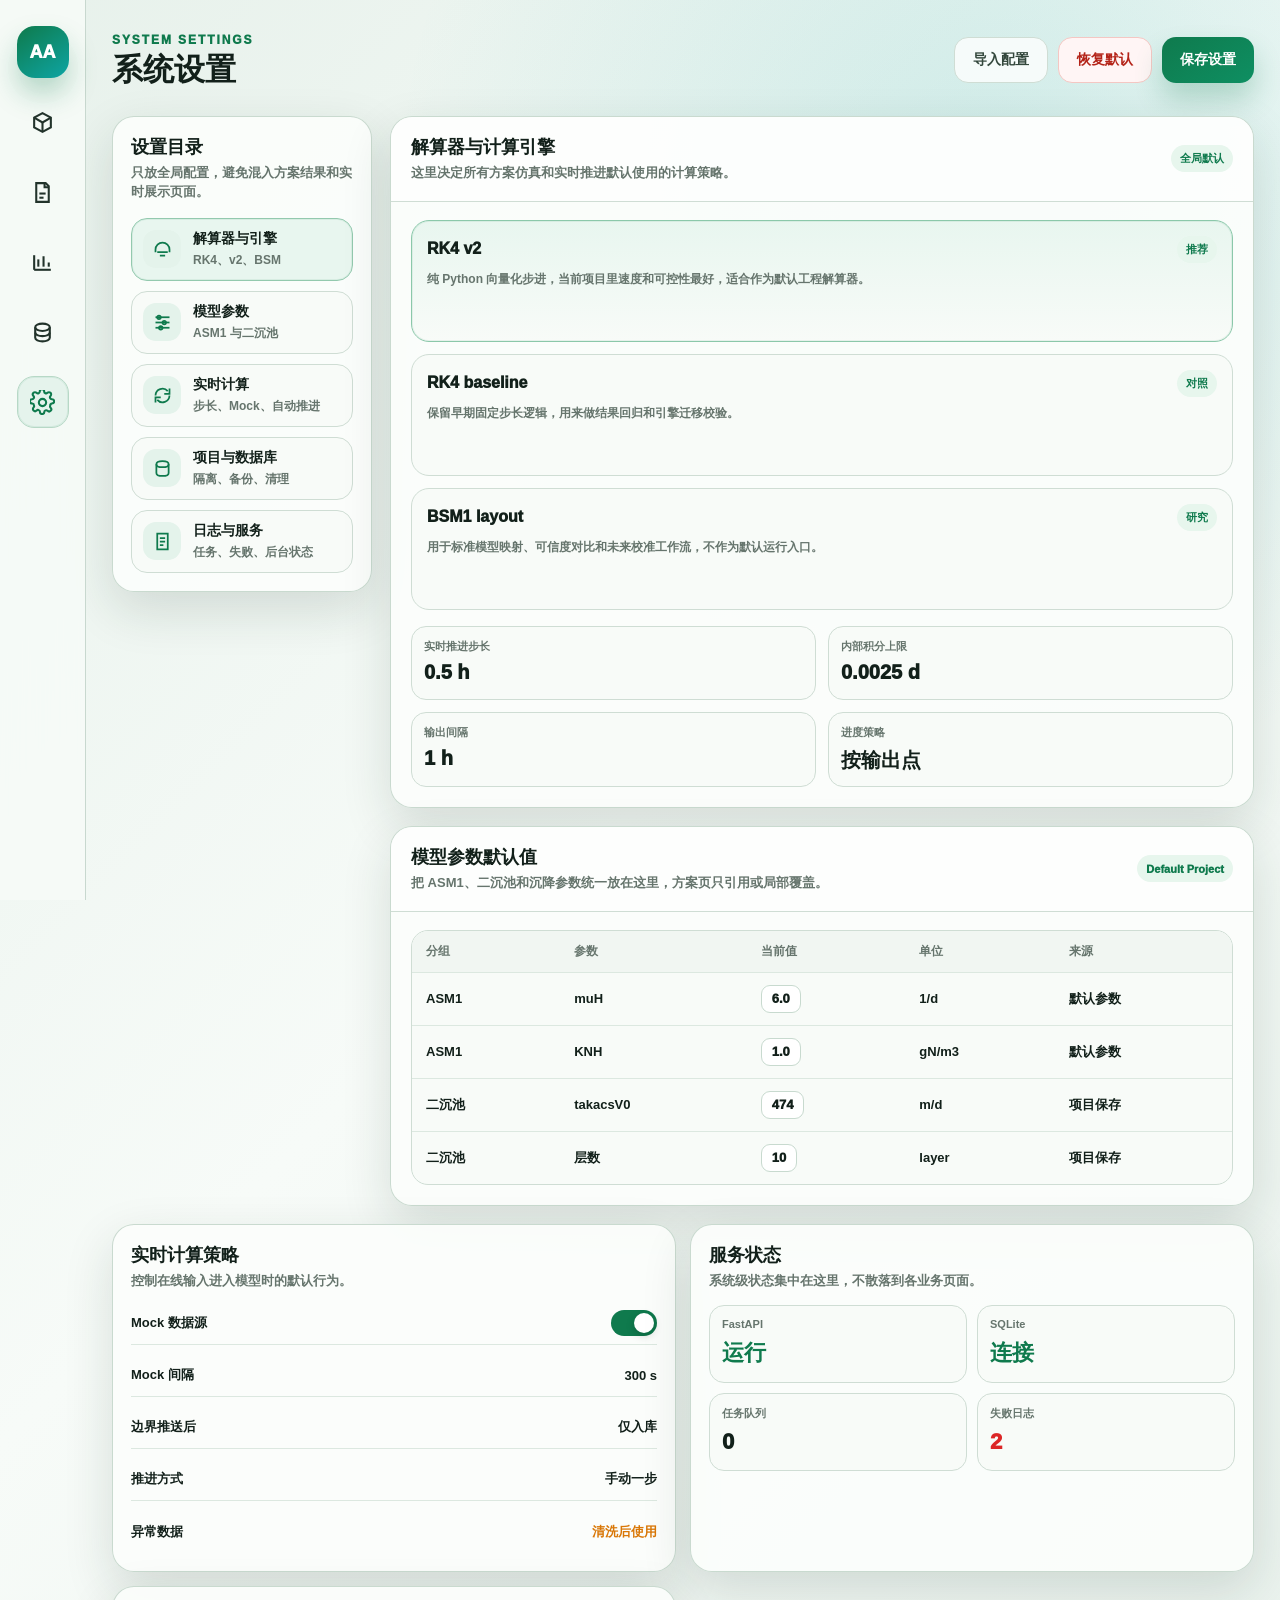
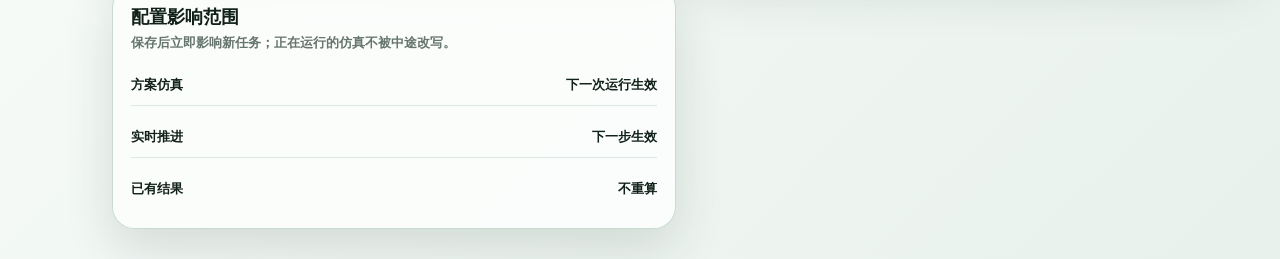
<file: design-concepts/aao-system-settings.html>
<!doctype html>
<html lang="zh-CN">
<head>
  <meta charset="utf-8">
  <meta name="viewport" content="width=device-width, initial-scale=1">
  <title>AAO 系统设置页面设计</title>
  <style>
    :root {
      --bg: #edf4ef;
      --panel: #fbfdfb;
      --ink: #12201a;
      --muted: #66756d;
      --line: #cfddd4;
      --green: #0f7a4d;
      --blue: #2563eb;
      --amber: #d97706;
      --red: #dc2626;
      --shadow: 0 18px 50px rgba(24, 48, 36, 0.14);
      font-family: Inter, "SF Pro Display", "PingFang SC", "Microsoft YaHei", Arial, sans-serif;
    }
    * { box-sizing: border-box; }
    body {
      margin: 0;
      color: var(--ink);
      background:
        radial-gradient(circle at 78% 10%, rgba(14, 165, 164, 0.16), transparent 31%),
        linear-gradient(135deg, #e7f1eb 0%, #f7fbf8 46%, #e8f1ec 100%);
    }
    .app {
      min-height: 100vh;
      display: grid;
      grid-template-columns: 86px 1fr;
    }
    .rail {
      position: sticky;
      top: 0;
      height: 100vh;
      display: flex;
      flex-direction: column;
      align-items: center;
      gap: 18px;
      padding: 26px 16px;
      background: rgba(246, 250, 247, 0.94);
      border-right: 1px solid rgba(183, 204, 193, 0.72);
      backdrop-filter: blur(18px);
    }
    .brand-mark {
      width: 52px;
      height: 52px;
      display: grid;
      place-items: center;
      border-radius: 18px;
      color: #fff;
      background: linear-gradient(145deg, #0e7a4b, #0ea5a4);
      box-shadow: 0 16px 28px rgba(15, 122, 77, 0.28);
      font-size: 18px;
      font-weight: 950;
    }
    .rail-button {
      width: 52px;
      height: 52px;
      display: grid;
      place-items: center;
      border: 1px solid transparent;
      border-radius: 17px;
      color: #22332b;
      background: transparent;
    }
    .rail-button svg {
      width: 25px;
      height: 25px;
      stroke-width: 2;
    }
    .rail-button.active {
      color: var(--green);
      background: #e5f3ec;
      border-color: #b7d8c6;
      box-shadow: inset 0 0 0 1px rgba(15, 122, 77, 0.08);
    }
    .workspace {
      min-width: 0;
      padding: 22px 26px 30px;
    }
    .topbar {
      height: 76px;
      display: flex;
      align-items: center;
      justify-content: space-between;
      gap: 20px;
      margin-bottom: 18px;
    }
    .kicker {
      margin: 0 0 6px;
      color: var(--green);
      font-size: 12px;
      font-weight: 950;
      letter-spacing: 0.16em;
      text-transform: uppercase;
    }
    h1 {
      margin: 0;
      font-size: 31px;
      line-height: 1.08;
      letter-spacing: 0;
    }
    .actions {
      display: flex;
      align-items: center;
      gap: 10px;
    }
    .ghost-action,
    .danger-action,
    .primary-action {
      height: 46px;
      padding: 0 18px;
      border-radius: 14px;
      font-size: 14px;
      font-weight: 950;
    }
    .ghost-action {
      color: #33473c;
      border: 1px solid var(--line);
      background: rgba(255, 255, 255, 0.78);
    }
    .danger-action {
      color: #b42318;
      border: 1px solid #f4c7c3;
      background: #fff5f5;
    }
    .primary-action {
      color: #fff;
      border: 0;
      background: linear-gradient(145deg, #0f7a4d, #0e8f62);
      box-shadow: 0 16px 28px rgba(15, 122, 77, 0.24);
    }
    .layout {
      display: grid;
      grid-template-columns: 280px minmax(720px, 1fr) 340px;
      gap: 18px;
      align-items: start;
    }
    .card {
      border: 1px solid rgba(198, 215, 204, 0.92);
      border-radius: 22px;
      background: rgba(251, 253, 251, 0.94);
      box-shadow: var(--shadow);
      overflow: hidden;
    }
    .pad { padding: 18px; }
    .card-header {
      min-height: 72px;
      display: flex;
      justify-content: space-between;
      align-items: center;
      gap: 14px;
      padding: 18px 20px;
      border-bottom: 1px solid var(--line);
      background: rgba(255, 255, 255, 0.64);
    }
    .card-title {
      margin: 0 0 5px;
      font-size: 18px;
      font-weight: 950;
      letter-spacing: 0;
    }
    .card-subtitle {
      margin: 0;
      color: var(--muted);
      font-size: 13px;
      font-weight: 650;
      line-height: 1.45;
    }
    .settings-nav {
      display: grid;
      gap: 10px;
      margin-top: 16px;
    }
    .nav-item {
      display: grid;
      grid-template-columns: 38px 1fr;
      align-items: center;
      gap: 12px;
      min-height: 62px;
      padding: 11px;
      border: 1px solid var(--line);
      border-radius: 16px;
      background: #f8fbf8;
    }
    .nav-item.active {
      border-color: #93c9ae;
      background: #e8f6ef;
      box-shadow: inset 0 0 0 1px rgba(15, 122, 77, 0.08);
    }
    .nav-icon {
      width: 38px;
      height: 38px;
      display: grid;
      place-items: center;
      border-radius: 13px;
      color: #0f7a4d;
      background: #e4f3eb;
    }
    .nav-icon svg {
      width: 21px;
      height: 21px;
      stroke-width: 2;
    }
    .nav-item strong {
      display: block;
      margin-bottom: 2px;
      font-size: 14px;
      font-weight: 950;
    }
    .nav-item span {
      color: var(--muted);
      font-size: 12px;
      font-weight: 750;
    }
    .settings-main {
      display: grid;
      gap: 18px;
    }
    .section {
      border: 1px solid rgba(198, 215, 204, 0.92);
      border-radius: 22px;
      background: rgba(251, 253, 251, 0.94);
      box-shadow: var(--shadow);
      overflow: hidden;
    }
    .section-body {
      padding: 18px 20px 20px;
    }
    .engine-grid {
      display: grid;
      grid-template-columns: repeat(3, minmax(0, 1fr));
      gap: 12px;
    }
    .choice {
      min-height: 122px;
      padding: 15px;
      border: 1px solid var(--line);
      border-radius: 18px;
      background: #f8fbf8;
    }
    .choice.active {
      border-color: #8bc8aa;
      background: linear-gradient(180deg, #e8f6ef, #f8fbf8);
      box-shadow: inset 0 0 0 1px rgba(15, 122, 77, 0.08);
    }
    .choice-top {
      display: flex;
      justify-content: space-between;
      gap: 12px;
      align-items: center;
      margin-bottom: 8px;
    }
    .choice strong {
      font-size: 16px;
      font-weight: 950;
    }
    .badge {
      height: 27px;
      display: inline-flex;
      align-items: center;
      border-radius: 999px;
      padding: 0 9px;
      color: #0f7a4d;
      background: #e7f6ed;
      font-size: 11px;
      font-weight: 950;
    }
    .choice p {
      margin: 0;
      color: var(--muted);
      font-size: 12px;
      line-height: 1.45;
      font-weight: 700;
    }
    .field-grid {
      display: grid;
      grid-template-columns: repeat(4, minmax(0, 1fr));
      gap: 12px;
      margin-top: 16px;
    }
    .field {
      min-height: 74px;
      padding: 12px;
      border: 1px solid var(--line);
      border-radius: 15px;
      background: #f8fbf8;
    }
    .field label {
      display: block;
      margin-bottom: 7px;
      color: var(--muted);
      font-size: 11px;
      font-weight: 850;
    }
    .field strong {
      font-size: 20px;
      font-weight: 950;
    }
    .table-card {
      border: 1px solid var(--line);
      border-radius: 17px;
      overflow: hidden;
      background: #f8fbf8;
    }
    table {
      width: 100%;
      border-collapse: collapse;
      font-size: 13px;
    }
    th, td {
      padding: 12px 14px;
      border-bottom: 1px solid #dce8e0;
      text-align: left;
    }
    th {
      color: var(--muted);
      background: #f1f6f2;
      font-size: 12px;
      font-weight: 950;
    }
    td {
      font-weight: 800;
    }
    tr:last-child td { border-bottom: 0; }
    .value-pill {
      display: inline-flex;
      align-items: center;
      height: 28px;
      padding: 0 10px;
      border: 1px solid #c8dacf;
      border-radius: 9px;
      background: #fff;
      font-weight: 950;
    }
    .side-stack {
      display: grid;
      gap: 14px;
    }
    .metric-grid {
      display: grid;
      grid-template-columns: 1fr 1fr;
      gap: 10px;
    }
    .metric {
      min-height: 78px;
      padding: 12px;
      border: 1px solid var(--line);
      border-radius: 15px;
      background: #f8fbf8;
    }
    .metric label {
      display: block;
      margin-bottom: 8px;
      color: var(--muted);
      font-size: 11px;
      font-weight: 850;
    }
    .metric strong {
      font-size: 22px;
      font-weight: 950;
    }
    .status-list {
      margin-top: 12px;
      display: grid;
      gap: 10px;
    }
    .status-row {
      display: flex;
      justify-content: space-between;
      align-items: center;
      min-height: 42px;
      border-bottom: 1px solid #dce8e0;
      font-size: 13px;
      font-weight: 850;
    }
    .status-row:last-child { border-bottom: 0; }
    .ok { color: var(--green); }
    .warn { color: var(--amber); }
    .danger { color: var(--red); }
    .switch {
      width: 46px;
      height: 26px;
      padding: 3px;
      border-radius: 999px;
      background: #0f7a4d;
    }
    .switch::after {
      content: "";
      display: block;
      width: 20px;
      height: 20px;
      margin-left: 20px;
      border-radius: 50%;
      background: #fff;
      box-shadow: 0 3px 8px rgba(0,0,0,0.18);
    }
    @media (max-width: 1280px) {
      .layout { grid-template-columns: 260px 1fr; }
      .side-stack { grid-column: 1 / -1; grid-template-columns: repeat(2, minmax(0, 1fr)); }
      .field-grid { grid-template-columns: repeat(2, minmax(0, 1fr)); }
      .engine-grid { grid-template-columns: 1fr; }
    }
  </style>
</head>
<body>
  <div class="app">
    <aside class="rail" aria-label="主导航">
      <div class="brand-mark">AA</div>
      <div class="rail-button" title="工艺数字孪生"><svg viewBox="0 0 24 24" fill="none" stroke="currentColor"><path d="M12 3 4 7.4v9.2L12 21l8-4.4V7.4L12 3Z"/><path d="M4 7.4 12 12l8-4.6"/><path d="M12 12v9"/></svg></div>
      <div class="rail-button" title="方案仿真"><svg viewBox="0 0 24 24" fill="none" stroke="currentColor"><path d="M6 3h9l3 3v15H6z"/><path d="M14 3v4h4"/><path d="M9 13h6"/><path d="M9 17h4"/></svg></div>
      <div class="rail-button" title="实时展示"><svg viewBox="0 0 24 24" fill="none" stroke="currentColor"><path d="M4 19V5"/><path d="M20 19H4"/><path d="M8 16V9"/><path d="M13 16V6"/><path d="M18 16v-4"/></svg></div>
      <div class="rail-button" title="在线数据清洗"><svg viewBox="0 0 24 24" fill="none" stroke="currentColor"><path d="M5 7c0-2 3.1-3.5 7-3.5S19 5 19 7s-3.1 3.5-7 3.5S5 9 5 7Z"/><path d="M5 7v5c0 2 3.1 3.5 7 3.5s7-1.5 7-3.5V7"/><path d="M5 12v5c0 2 3.1 3.5 7 3.5s7-1.5 7-3.5v-5"/></svg></div>
      <div class="rail-button active" title="系统设置"><svg viewBox="0 0 24 24" fill="none" stroke="currentColor"><path d="M12 15.5a3.5 3.5 0 1 0 0-7 3.5 3.5 0 0 0 0 7Z"/><path d="M19.4 15a1.8 1.8 0 0 0 .36 1.98l.04.04a2.1 2.1 0 0 1-2.97 2.97l-.04-.04a1.8 1.8 0 0 0-1.98-.36 1.8 1.8 0 0 0-1.09 1.65V21a2.1 2.1 0 0 1-4.2 0v-.06A1.8 1.8 0 0 0 8.4 19.3a1.8 1.8 0 0 0-1.98.36l-.04.04a2.1 2.1 0 0 1-2.97-2.97l.04-.04A1.8 1.8 0 0 0 3.8 14.7 1.8 1.8 0 0 0 2.15 13H2a2.1 2.1 0 0 1 0-4.2h.06A1.8 1.8 0 0 0 3.7 7.7a1.8 1.8 0 0 0-.36-1.98l-.04-.04a2.1 2.1 0 1 1 2.97-2.97l.04.04a1.8 1.8 0 0 0 1.98.36h.01A1.8 1.8 0 0 0 9.4 1.5V1.4a2.1 2.1 0 0 1 4.2 0v.06a1.8 1.8 0 0 0 1.1 1.65 1.8 1.8 0 0 0 1.98-.36l.04-.04a2.1 2.1 0 1 1 2.97 2.97l-.04.04a1.8 1.8 0 0 0-.36 1.98v.01A1.8 1.8 0 0 0 21 8.8h.1a2.1 2.1 0 0 1 0 4.2h-.06A1.8 1.8 0 0 0 19.4 15Z"/></svg></div>
    </aside>

    <main class="workspace">
      <header class="topbar">
        <div>
          <p class="kicker">System Settings</p>
          <h1>系统设置</h1>
        </div>
        <div class="actions">
          <button class="ghost-action">导入配置</button>
          <button class="danger-action">恢复默认</button>
          <button class="primary-action">保存设置</button>
        </div>
      </header>

      <section class="layout">
        <aside class="card pad">
          <p class="card-title">设置目录</p>
          <p class="card-subtitle">只放全局配置，避免混入方案结果和实时展示页面。</p>
          <div class="settings-nav">
            <div class="nav-item active">
              <div class="nav-icon"><svg viewBox="0 0 24 24" fill="none" stroke="currentColor"><path d="M4 15v-3a8 8 0 0 1 16 0v3"/><path d="M6 15h12"/><path d="M9 19h6"/></svg></div>
              <div><strong>解算器与引擎</strong><span>RK4、v2、BSM</span></div>
            </div>
            <div class="nav-item">
              <div class="nav-icon"><svg viewBox="0 0 24 24" fill="none" stroke="currentColor"><path d="M4 6h16"/><path d="M4 12h16"/><path d="M4 18h16"/><circle cx="8" cy="6" r="2"/><circle cx="14" cy="12" r="2"/><circle cx="10" cy="18" r="2"/></svg></div>
              <div><strong>模型参数</strong><span>ASM1 与二沉池</span></div>
            </div>
            <div class="nav-item">
              <div class="nav-icon"><svg viewBox="0 0 24 24" fill="none" stroke="currentColor"><path d="M4 12a8 8 0 0 1 14-5"/><path d="M20 4v6h-6"/><path d="M20 12a8 8 0 0 1-14 5"/><path d="M4 20v-6h6"/></svg></div>
              <div><strong>实时计算</strong><span>步长、Mock、自动推进</span></div>
            </div>
            <div class="nav-item">
              <div class="nav-icon"><svg viewBox="0 0 24 24" fill="none" stroke="currentColor"><path d="M5 7c0-2 3.1-3.5 7-3.5S19 5 19 7s-3.1 3.5-7 3.5S5 9 5 7Z"/><path d="M5 7v10c0 2 3.1 3.5 7 3.5s7-1.5 7-3.5V7"/></svg></div>
              <div><strong>项目与数据库</strong><span>隔离、备份、清理</span></div>
            </div>
            <div class="nav-item">
              <div class="nav-icon"><svg viewBox="0 0 24 24" fill="none" stroke="currentColor"><path d="M6 3h12v18H6z"/><path d="M9 8h6"/><path d="M9 12h6"/><path d="M9 16h4"/></svg></div>
              <div><strong>日志与服务</strong><span>任务、失败、后台状态</span></div>
            </div>
          </div>
        </aside>

        <div class="settings-main">
          <article class="section">
            <div class="card-header">
              <div>
                <p class="card-title">解算器与计算引擎</p>
                <p class="card-subtitle">这里决定所有方案仿真和实时推进默认使用的计算策略。</p>
              </div>
              <span class="badge">全局默认</span>
            </div>
            <div class="section-body">
              <div class="engine-grid">
                <div class="choice active">
                  <div class="choice-top"><strong>RK4 v2</strong><span class="badge">推荐</span></div>
                  <p>纯 Python 向量化步进，当前项目里速度和可控性最好，适合作为默认工程解算器。</p>
                </div>
                <div class="choice">
                  <div class="choice-top"><strong>RK4 baseline</strong><span class="badge">对照</span></div>
                  <p>保留早期固定步长逻辑，用来做结果回归和引擎迁移校验。</p>
                </div>
                <div class="choice">
                  <div class="choice-top"><strong>BSM1 layout</strong><span class="badge">研究</span></div>
                  <p>用于标准模型映射、可信度对比和未来校准工作流，不作为默认运行入口。</p>
                </div>
              </div>
              <div class="field-grid">
                <div class="field"><label>实时推进步长</label><strong>0.5 h</strong></div>
                <div class="field"><label>内部积分上限</label><strong>0.0025 d</strong></div>
                <div class="field"><label>输出间隔</label><strong>1 h</strong></div>
                <div class="field"><label>进度策略</label><strong>按输出点</strong></div>
              </div>
            </div>
          </article>

          <article class="section">
            <div class="card-header">
              <div>
                <p class="card-title">模型参数默认值</p>
                <p class="card-subtitle">把 ASM1、二沉池和沉降参数统一放在这里，方案页只引用或局部覆盖。</p>
              </div>
              <span class="badge">Default Project</span>
            </div>
            <div class="section-body">
              <div class="table-card">
                <table>
                  <thead><tr><th>分组</th><th>参数</th><th>当前值</th><th>单位</th><th>来源</th></tr></thead>
                  <tbody>
                    <tr><td>ASM1</td><td>muH</td><td><span class="value-pill">6.0</span></td><td>1/d</td><td>默认参数</td></tr>
                    <tr><td>ASM1</td><td>KNH</td><td><span class="value-pill">1.0</span></td><td>gN/m3</td><td>默认参数</td></tr>
                    <tr><td>二沉池</td><td>takacsV0</td><td><span class="value-pill">474</span></td><td>m/d</td><td>项目保存</td></tr>
                    <tr><td>二沉池</td><td>层数</td><td><span class="value-pill">10</span></td><td>layer</td><td>项目保存</td></tr>
                  </tbody>
                </table>
              </div>
            </div>
          </article>
        </div>

        <aside class="side-stack">
          <article class="card pad">
            <p class="card-title">实时计算策略</p>
            <p class="card-subtitle">控制在线输入进入模型时的默认行为。</p>
            <div class="status-list">
              <div class="status-row"><span>Mock 数据源</span><span class="switch"></span></div>
              <div class="status-row"><span>Mock 间隔</span><strong>300 s</strong></div>
              <div class="status-row"><span>边界推送后</span><strong>仅入库</strong></div>
              <div class="status-row"><span>推进方式</span><strong>手动一步</strong></div>
              <div class="status-row"><span>异常数据</span><strong class="warn">清洗后使用</strong></div>
            </div>
          </article>

          <article class="card pad">
            <p class="card-title">服务状态</p>
            <p class="card-subtitle">系统级状态集中在这里，不散落到各业务页面。</p>
            <div class="metric-grid" style="margin-top:14px">
              <div class="metric"><label>FastAPI</label><strong class="ok">运行</strong></div>
              <div class="metric"><label>SQLite</label><strong class="ok">连接</strong></div>
              <div class="metric"><label>任务队列</label><strong>0</strong></div>
              <div class="metric"><label>失败日志</label><strong class="danger">2</strong></div>
            </div>
          </article>

          <article class="card pad">
            <p class="card-title">配置影响范围</p>
            <p class="card-subtitle">保存后立即影响新任务；正在运行的仿真不被中途改写。</p>
            <div class="status-list">
              <div class="status-row"><span>方案仿真</span><strong>下一次运行生效</strong></div>
              <div class="status-row"><span>实时推进</span><strong>下一步生效</strong></div>
              <div class="status-row"><span>已有结果</span><strong>不重算</strong></div>
            </div>
          </article>
        </aside>
      </section>
    </main>
  </div>
</body>
</html>
</file>
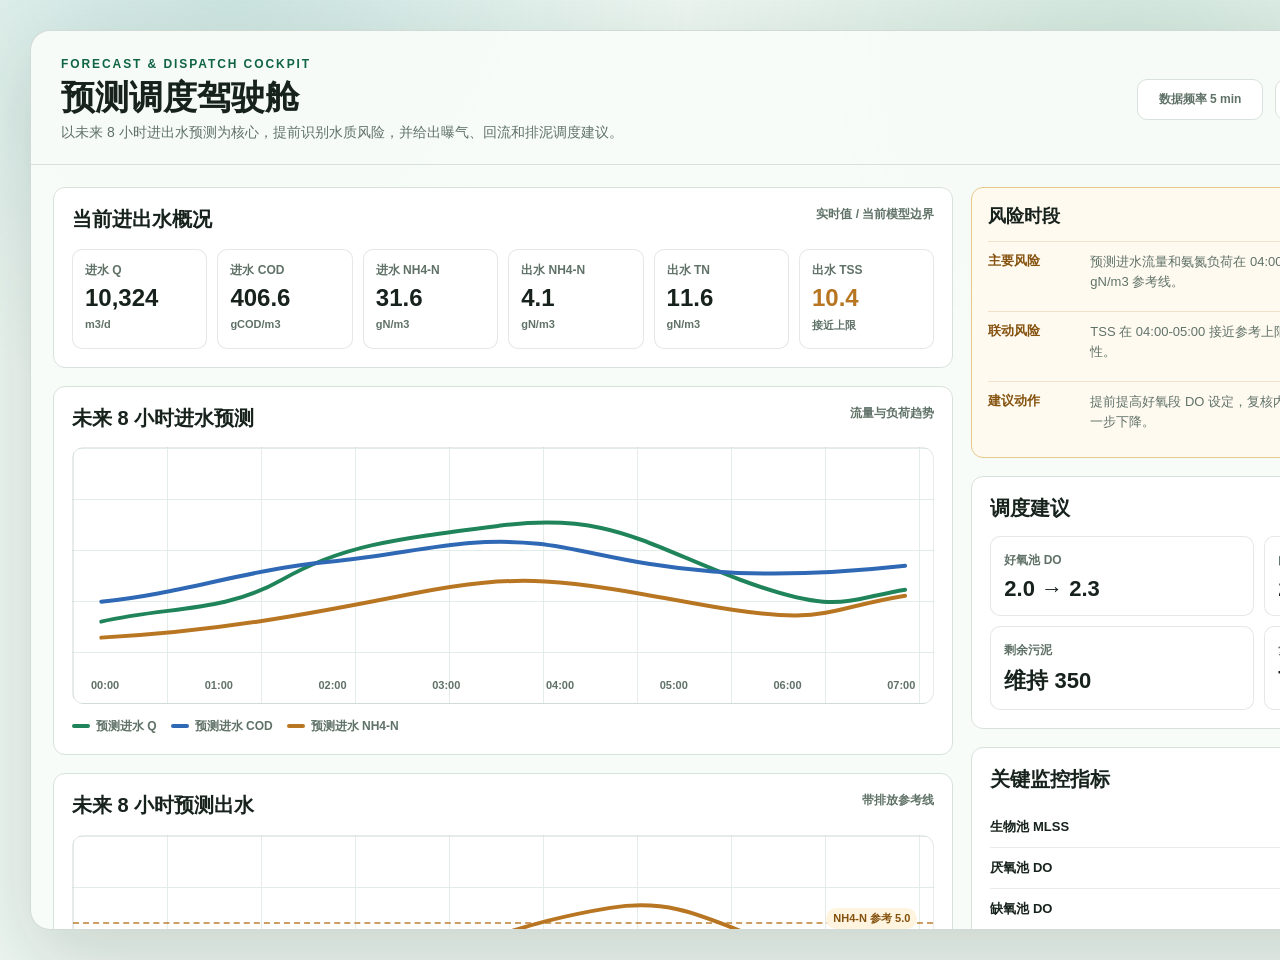
<file: design-concepts/wwtp-dashboard-forecast-dispatch-v2.html>
<!doctype html>
<html lang="zh-CN">
  <head>
    <meta charset="utf-8" />
    <meta name="viewport" content="width=device-width, initial-scale=1" />
    <title>预测调度驾驶舱 V2</title>
    <style>
      :root {
        --ink: #17221d;
        --muted: #607268;
        --line: #d8e2dc;
        --panel: rgba(255, 255, 255, 0.9);
        --green: #20845a;
        --green-dark: #0f6542;
        --blue: #2f68b4;
        --cyan: #2a9294;
        --amber: #b87522;
        --red: #b94a4a;
        --bg: #edf6f1;
      }

      * {
        box-sizing: border-box;
      }

      body {
        margin: 0;
        min-width: 1600px;
        background:
          radial-gradient(circle at 18% -4%, rgba(42, 146, 148, 0.18), transparent 32%),
          radial-gradient(circle at 88% 8%, rgba(32, 132, 90, 0.14), transparent 32%),
          var(--bg);
        color: var(--ink);
        font-family: Inter, "PingFang SC", "Microsoft YaHei", Arial, sans-serif;
      }

      .screen {
        width: 1600px;
        height: 960px;
        padding: 30px;
      }

      .shell {
        height: 100%;
        overflow: hidden;
        border: 1px solid rgba(112, 132, 121, 0.28);
        border-radius: 20px;
        background: rgba(248, 252, 249, 0.94);
        box-shadow: 0 28px 80px rgba(20, 35, 27, 0.16);
      }

      .header {
        display: flex;
        align-items: center;
        justify-content: space-between;
        gap: 24px;
        padding: 26px 30px 22px;
        border-bottom: 1px solid var(--line);
      }

      .eyebrow {
        margin: 0 0 7px;
        color: var(--green-dark);
        font-size: 12px;
        font-weight: 900;
        letter-spacing: 0.16em;
        text-transform: uppercase;
      }

      h1,
      h2,
      h3,
      p {
        margin: 0;
      }

      h1 {
        font-size: 34px;
        line-height: 1.12;
      }

      .header p:last-child {
        margin-top: 8px;
        color: var(--muted);
        font-size: 14px;
      }

      .header-actions {
        display: flex;
        align-items: center;
        gap: 12px;
      }

      .pill {
        min-width: 126px;
        padding: 11px 15px;
        border: 1px solid var(--line);
        border-radius: 10px;
        background: #fff;
        color: var(--muted);
        font-size: 12px;
        font-weight: 900;
        text-align: center;
      }

      .pill.primary {
        border-color: transparent;
        background: var(--green);
        color: #fff;
      }

      .content {
        display: grid;
        grid-template-columns: 1.22fr 0.78fr;
        gap: 18px;
        padding: 22px;
      }

      .main {
        display: grid;
        gap: 18px;
      }

      .side {
        display: grid;
        gap: 18px;
      }

      .panel {
        display: grid;
        gap: 14px;
        min-width: 0;
        padding: 18px;
        border: 1px solid var(--line);
        border-radius: 12px;
        background: var(--panel);
      }

      .panel-head {
        display: flex;
        align-items: flex-start;
        justify-content: space-between;
        gap: 14px;
      }

      .panel-head h2 {
        font-size: 20px;
      }

      .panel-head span {
        color: var(--muted);
        font-size: 12px;
        font-weight: 900;
      }

      .kpi-row {
        display: grid;
        grid-template-columns: repeat(6, minmax(0, 1fr));
        gap: 10px;
      }

      .kpi {
        min-height: 86px;
        padding: 12px;
        border: 1px solid rgba(99, 113, 104, 0.16);
        border-radius: 10px;
        background: #fff;
      }

      .kpi label {
        display: block;
        color: var(--muted);
        font-size: 12px;
        font-weight: 900;
      }

      .kpi strong {
        display: block;
        margin-top: 7px;
        font-size: 24px;
        line-height: 1;
      }

      .kpi small {
        display: block;
        margin-top: 8px;
        color: var(--muted);
        font-size: 11px;
        font-weight: 800;
      }

      .chart-wrap {
        position: relative;
        min-height: 255px;
        overflow: hidden;
        border: 1px solid rgba(99, 113, 104, 0.14);
        border-radius: 12px;
        background:
          linear-gradient(#e3ece6 1px, transparent 1px),
          linear-gradient(90deg, #e3ece6 1px, transparent 1px),
          #fff;
        background-size: 100% 51px, 94px 100%, auto;
      }

      .chart-wrap svg {
        position: absolute;
        inset: 0;
        width: 100%;
        height: 100%;
      }

      .chart-wrap path {
        fill: none;
        stroke-width: 4;
        stroke-linecap: round;
        stroke-linejoin: round;
      }

      .axis-note {
        position: absolute;
        left: 18px;
        bottom: 12px;
        right: 18px;
        display: flex;
        justify-content: space-between;
        color: var(--muted);
        font-size: 11px;
        font-weight: 800;
      }

      .threshold {
        position: absolute;
        right: 16px;
        padding: 3px 7px;
        border-radius: 999px;
        background: #fff4df;
        color: #84520e;
        font-size: 11px;
        font-weight: 900;
      }

      .threshold-line {
        position: absolute;
        left: 0;
        right: 0;
        border-top: 2px dashed rgba(184, 117, 34, 0.7);
      }

      .legend {
        display: flex;
        flex-wrap: wrap;
        gap: 14px;
        color: var(--muted);
        font-size: 12px;
        font-weight: 900;
      }

      .legend i {
        display: inline-block;
        width: 18px;
        height: 4px;
        margin-right: 6px;
        border-radius: 999px;
        vertical-align: middle;
      }

      .risk-card {
        display: grid;
        gap: 13px;
        padding: 16px;
        border: 1px solid #e6c889;
        border-radius: 12px;
        background: #fffaf0;
      }

      .risk-card h3 {
        display: flex;
        align-items: center;
        justify-content: space-between;
        font-size: 18px;
      }

      .risk-card h3 span {
        padding: 4px 9px;
        border-radius: 999px;
        background: #f3dfbd;
        color: #84520e;
        font-size: 12px;
      }

      .risk-list {
        display: grid;
        gap: 10px;
      }

      .risk-item {
        display: grid;
        grid-template-columns: 92px minmax(0, 1fr);
        gap: 10px;
        padding: 10px 0;
        border-top: 1px solid rgba(184, 117, 34, 0.18);
      }

      .risk-item strong {
        color: #84520e;
        font-size: 13px;
      }

      .risk-item span {
        color: var(--muted);
        font-size: 13px;
        line-height: 1.5;
      }

      .action-grid {
        display: grid;
        grid-template-columns: repeat(2, minmax(0, 1fr));
        gap: 10px;
      }

      .action {
        padding: 13px;
        border: 1px solid rgba(99, 113, 104, 0.16);
        border-radius: 10px;
        background: #fff;
      }

      .action small {
        color: var(--muted);
        font-size: 12px;
        font-weight: 900;
      }

      .action strong {
        display: block;
        margin-top: 7px;
        font-size: 22px;
      }

      .status-table {
        display: grid;
      }

      .row {
        display: grid;
        grid-template-columns: 1fr 90px 78px;
        align-items: center;
        gap: 10px;
        padding: 11px 0;
        border-bottom: 1px solid rgba(99, 113, 104, 0.14);
        font-size: 12px;
      }

      .row strong {
        font-size: 13px;
      }

      .row span {
        color: var(--muted);
        font-weight: 900;
        text-align: right;
      }

      .sludge-gauge {
        display: grid;
        grid-template-columns: 190px minmax(0, 1fr);
        gap: 16px;
        align-items: center;
      }

      .gauge {
        display: grid;
        place-items: center;
        min-height: 184px;
        border-radius: 12px;
        background: #fff;
      }

      .gauge svg {
        width: 160px;
        height: 160px;
      }

      .timeline {
        display: grid;
        grid-template-columns: repeat(8, minmax(0, 1fr));
        gap: 8px;
      }

      .hour {
        padding: 10px 8px;
        border: 1px solid rgba(99, 113, 104, 0.16);
        border-radius: 10px;
        background: #fff;
        text-align: center;
      }

      .hour strong {
        color: var(--muted);
        font-size: 12px;
      }

      .hour span {
        display: block;
        margin-top: 7px;
        font-size: 13px;
        font-weight: 900;
      }

      .hour.warn {
        border-color: #e6c889;
        background: #fffaf0;
      }
    </style>
  </head>
  <body>
    <main class="screen">
      <section class="shell">
        <header class="header">
          <div>
            <p class="eyebrow">Forecast & Dispatch Cockpit</p>
            <h1>预测调度驾驶舱</h1>
            <p>以未来 8 小时进出水预测为核心，提前识别水质风险，并给出曝气、回流和排泥调度建议。</p>
          </div>
          <div class="header-actions">
            <span class="pill">数据频率 5 min</span>
            <span class="pill">预测窗口 8 h</span>
            <span class="pill primary">实时预测</span>
          </div>
        </header>

        <div class="content">
          <div class="main">
            <section class="panel">
              <div class="panel-head">
                <h2>当前进出水概况</h2>
                <span>实时值 / 当前模型边界</span>
              </div>
              <div class="kpi-row">
                <div class="kpi"><label>进水 Q</label><strong>10,324</strong><small>m3/d</small></div>
                <div class="kpi"><label>进水 COD</label><strong>406.6</strong><small>gCOD/m3</small></div>
                <div class="kpi"><label>进水 NH4-N</label><strong>31.6</strong><small>gN/m3</small></div>
                <div class="kpi"><label>出水 NH4-N</label><strong>4.1</strong><small>gN/m3</small></div>
                <div class="kpi"><label>出水 TN</label><strong>11.6</strong><small>gN/m3</small></div>
                <div class="kpi"><label>出水 TSS</label><strong style="color:var(--amber)">10.4</strong><small>接近上限</small></div>
              </div>
            </section>

            <section class="panel">
              <div class="panel-head">
                <h2>未来 8 小时进水预测</h2>
                <span>流量与负荷趋势</span>
              </div>
              <div class="chart-wrap">
                <svg viewBox="0 0 980 255" preserveAspectRatio="none">
                  <path d="M32 174 C110 158 170 166 238 132 S360 92 485 78 S650 96 760 132 S880 152 948 142" stroke="#20845a" />
                  <path d="M32 154 C124 146 196 122 292 114 S444 88 530 96 S700 142 948 118" stroke="#2f68b4" />
                  <path d="M32 190 C160 184 260 168 386 146 S560 132 710 156 S850 162 948 148" stroke="#b87522" />
                </svg>
                <div class="axis-note">
                  <span>00:00</span><span>01:00</span><span>02:00</span><span>03:00</span><span>04:00</span><span>05:00</span><span>06:00</span><span>07:00</span>
                </div>
              </div>
              <div class="legend">
                <span><i style="background:#20845a"></i>预测进水 Q</span>
                <span><i style="background:#2f68b4"></i>预测进水 COD</span>
                <span><i style="background:#b87522"></i>预测进水 NH4-N</span>
              </div>
            </section>

            <section class="panel">
              <div class="panel-head">
                <h2>未来 8 小时预测出水</h2>
                <span>带排放参考线</span>
              </div>
              <div class="chart-wrap">
                <div class="threshold-line" style="top:86px"></div>
                <div class="threshold" style="top:72px">NH4-N 参考 5.0</div>
                <div class="threshold-line" style="top:122px;border-color:rgba(185,74,74,.55)"></div>
                <div class="threshold" style="top:108px;background:#fae9e7;color:#8c2f2f">TSS 参考 10.0</div>
                <svg viewBox="0 0 980 255" preserveAspectRatio="none">
                  <path d="M32 164 C150 158 250 142 360 126 S500 88 612 72 S760 118 948 142" stroke="#b87522" />
                  <path d="M32 132 C180 130 305 124 450 116 S650 120 948 104" stroke="#2f68b4" />
                  <path d="M32 178 C150 174 282 166 420 144 S560 118 680 110 S828 126 948 132" stroke="#b94a4a" />
                </svg>
                <div class="axis-note">
                  <span>00:00</span><span>01:00</span><span>02:00</span><span>03:00</span><span>04:00</span><span>05:00</span><span>06:00</span><span>07:00</span>
                </div>
              </div>
              <div class="legend">
                <span><i style="background:#b87522"></i>预测出水 NH4-N</span>
                <span><i style="background:#2f68b4"></i>预测出水 TN</span>
                <span><i style="background:#b94a4a"></i>预测出水 TSS</span>
              </div>
            </section>

            <section class="panel">
              <div class="panel-head">
                <h2>预测时段摘要</h2>
                <span>小时级风险标签</span>
              </div>
              <div class="timeline">
                <div class="hour"><strong>00:00</strong><span>稳定</span></div>
                <div class="hour"><strong>01:00</strong><span>稳定</span></div>
                <div class="hour"><strong>02:00</strong><span>负荷上升</span></div>
                <div class="hour warn"><strong>03:00</strong><span>NH4 接近</span></div>
                <div class="hour warn"><strong>04:00</strong><span>风险最高</span></div>
                <div class="hour warn"><strong>05:00</strong><span>TSS 接近</span></div>
                <div class="hour"><strong>06:00</strong><span>回落</span></div>
                <div class="hour"><strong>07:00</strong><span>稳定</span></div>
              </div>
            </section>
          </div>

          <aside class="side">
            <section class="risk-card">
              <h3>风险时段 <span>03:00-05:00</span></h3>
              <div class="risk-list">
                <div class="risk-item">
                  <strong>主要风险</strong>
                  <span>预测进水流量和氨氮负荷在 04:00 左右达到峰值，出水 NH4-N 接近 5.0 gN/m3 参考线。</span>
                </div>
                <div class="risk-item">
                  <strong>联动风险</strong>
                  <span>TSS 在 04:00-05:00 接近参考上限，建议关注二沉池固液分离和排泥稳定性。</span>
                </div>
                <div class="risk-item">
                  <strong>建议动作</strong>
                  <span>提前提高好氧段 DO 设定，复核内回流，并维持当前排泥量，避免 MLSS 进一步下降。</span>
                </div>
              </div>
            </section>

            <section class="panel">
              <div class="panel-head">
                <h2>调度建议</h2>
                <span>可执行动作</span>
              </div>
              <div class="action-grid">
                <div class="action"><small>好氧池 DO</small><strong>2.0 → 2.3</strong></div>
                <div class="action"><small>内回流比</small><strong>200% → 240%</strong></div>
                <div class="action"><small>剩余污泥</small><strong>维持 350</strong></div>
                <div class="action"><small>复核点位</small><strong>TSS / DO</strong></div>
              </div>
            </section>

            <section class="panel">
              <div class="panel-head">
                <h2>关键监控指标</h2>
                <span>生物池 / 工艺段</span>
              </div>
              <div class="status-table">
                <div class="row"><strong>生物池 MLSS</strong><span>2,390</span><span>g/m3</span></div>
                <div class="row"><strong>厌氧池 DO</strong><span>0.12</span><span>gO2/m3</span></div>
                <div class="row"><strong>缺氧池 DO</strong><span>0.28</span><span>gO2/m3</span></div>
                <div class="row"><strong>好氧池 DO</strong><span>2.12</span><span>gO2/m3</span></div>
                <div class="row"><strong>RAS MLSS</strong><span>4,236</span><span>g/m3</span></div>
              </div>
            </section>

            <section class="panel">
              <div class="panel-head">
                <h2>排泥情况</h2>
                <span>当前策略</span>
              </div>
              <div class="sludge-gauge">
                <div class="gauge">
                  <svg viewBox="0 0 160 160">
                    <circle cx="80" cy="80" r="58" fill="none" stroke="#e3ece6" stroke-width="16" />
                    <path d="M80 22 A58 58 0 1 1 34 116" fill="none" stroke="#20845a" stroke-width="16" stroke-linecap="round" />
                    <text x="80" y="78" text-anchor="middle" font-size="24" font-weight="900" fill="#17221d">350</text>
                    <text x="80" y="101" text-anchor="middle" font-size="12" fill="#607268">m3/d WAS</text>
                  </svg>
                </div>
                <div class="status-table">
                  <div class="row"><strong>今日排泥</strong><span>14.6</span><span>tDS</span></div>
                  <div class="row"><strong>SRT 估算</strong><span>11.2</span><span>d</span></div>
                  <div class="row"><strong>策略</strong><span>维持</span><span></span></div>
                </div>
              </div>
            </section>
          </aside>
        </div>
      </section>
    </main>
  </body>
</html>
</file>
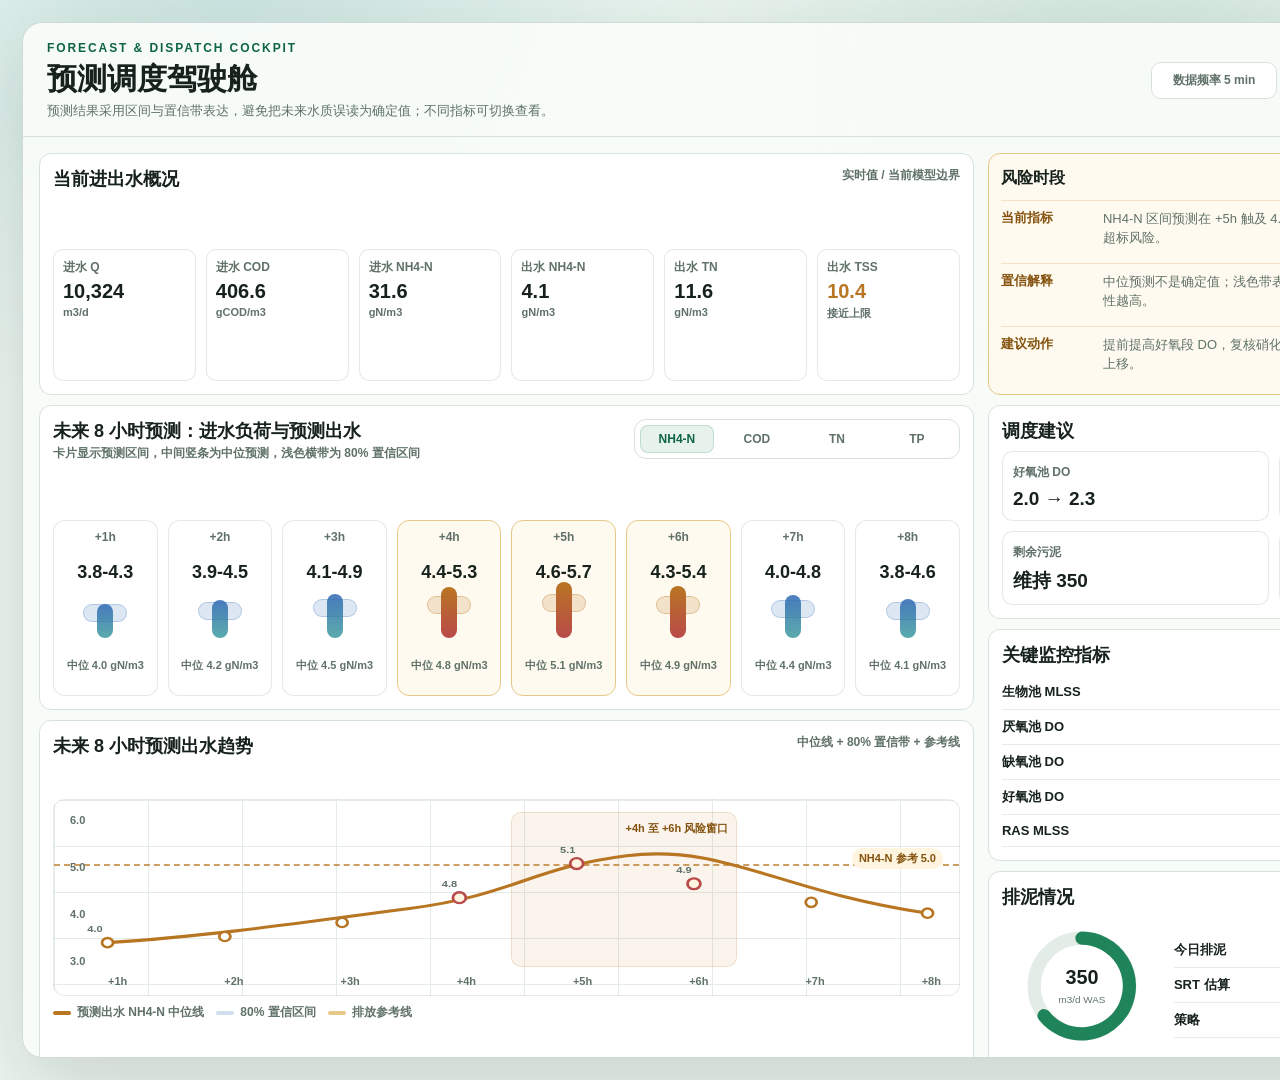
<file: design-concepts/wwtp-dashboard-forecast-dispatch-v3.html>
<!doctype html>
<html lang="zh-CN">
  <head>
    <meta charset="utf-8" />
    <meta name="viewport" content="width=device-width, initial-scale=1" />
    <title>预测调度驾驶舱 V3 - 区间预测</title>
    <style>
      :root {
        --ink: #17221d;
        --muted: #607268;
        --line: #d8e2dc;
        --panel: rgba(255, 255, 255, 0.9);
        --green: #20845a;
        --green-dark: #0f6542;
        --blue: #2f68b4;
        --cyan: #2a9294;
        --amber: #b87522;
        --red: #b94a4a;
        --bg: #edf6f1;
      }

      * {
        box-sizing: border-box;
      }

      body {
        margin: 0;
        min-width: 1600px;
        background:
          radial-gradient(circle at 18% -4%, rgba(42, 146, 148, 0.18), transparent 32%),
          radial-gradient(circle at 88% 8%, rgba(32, 132, 90, 0.14), transparent 32%),
          var(--bg);
        color: var(--ink);
        font-family: Inter, "PingFang SC", "Microsoft YaHei", Arial, sans-serif;
      }

      .screen {
        width: 1600px;
        height: 1080px;
        padding: 22px;
      }

      .shell {
        height: 100%;
        overflow: hidden;
        border: 1px solid rgba(112, 132, 121, 0.28);
        border-radius: 20px;
        background: rgba(248, 252, 249, 0.94);
        box-shadow: 0 28px 80px rgba(20, 35, 27, 0.16);
      }

      .header {
        display: flex;
        align-items: center;
        justify-content: space-between;
        gap: 24px;
        padding: 18px 24px 16px;
        border-bottom: 1px solid var(--line);
      }

      .eyebrow {
        margin: 0 0 7px;
        color: var(--green-dark);
        font-size: 12px;
        font-weight: 900;
        letter-spacing: 0.16em;
        text-transform: uppercase;
      }

      h1,
      h2,
      h3,
      p {
        margin: 0;
      }

      h1 {
        font-size: 30px;
        line-height: 1.12;
      }

      .header p:last-child {
        margin-top: 6px;
        color: var(--muted);
        font-size: 13px;
      }

      .header-actions {
        display: flex;
        align-items: center;
        gap: 12px;
      }

      .pill {
        min-width: 126px;
        padding: 9px 13px;
        border: 1px solid var(--line);
        border-radius: 10px;
        background: #fff;
        color: var(--muted);
        font-size: 12px;
        font-weight: 900;
        text-align: center;
      }

      .pill.primary {
        border-color: transparent;
        background: var(--green);
        color: #fff;
      }

      .content {
        display: grid;
        grid-template-columns: 1.24fr 0.76fr;
        gap: 14px;
        padding: 16px;
      }

      .main,
      .side {
        display: grid;
        gap: 10px;
      }

      .panel {
        display: grid;
        gap: 8px;
        min-width: 0;
        padding: 13px;
        border: 1px solid var(--line);
        border-radius: 12px;
        background: var(--panel);
      }

      .panel-head {
        display: flex;
        align-items: flex-start;
        justify-content: space-between;
        gap: 14px;
      }

      .panel-head h2 {
        font-size: 18px;
      }

      .panel-head span {
        color: var(--muted);
        font-size: 12px;
        font-weight: 900;
      }

      .metric-switch {
        display: inline-flex;
        gap: 6px;
        padding: 5px;
        border: 1px solid var(--line);
        border-radius: 12px;
        background: #fff;
      }

      .metric-switch button {
        min-width: 74px;
        height: 28px;
        border: 0;
        border-radius: 8px;
        background: transparent;
        color: var(--muted);
        font: inherit;
        font-size: 12px;
        font-weight: 900;
      }

      .metric-switch button.active {
        background: #e8f2ec;
        color: var(--green-dark);
        box-shadow: inset 0 0 0 1px rgba(32, 132, 90, 0.2);
      }

      .kpi-row {
        display: grid;
        grid-template-columns: repeat(6, minmax(0, 1fr));
        gap: 10px;
      }

      .kpi {
        min-height: 66px;
        padding: 9px;
        border: 1px solid rgba(99, 113, 104, 0.16);
        border-radius: 10px;
        background: #fff;
      }

      .kpi label {
        display: block;
        color: var(--muted);
        font-size: 12px;
        font-weight: 900;
      }

      .kpi strong {
        display: block;
        margin-top: 5px;
        font-size: 20px;
        line-height: 1;
      }

      .kpi small {
        display: block;
        margin-top: 5px;
        color: var(--muted);
        font-size: 11px;
        font-weight: 800;
      }

      .forecast-cards {
        display: grid;
        grid-template-columns: repeat(8, minmax(0, 1fr));
        gap: 10px;
      }

      .forecast-card {
        display: grid;
        gap: 6px;
        min-height: 112px;
        padding: 9px;
        border: 1px solid rgba(99, 113, 104, 0.16);
        border-radius: 12px;
        background: #fff;
        text-align: center;
      }

      .forecast-card.warn {
        border-color: #e6c889;
        background: #fffaf0;
      }

      .forecast-card strong {
        color: var(--muted);
        font-size: 12px;
      }

      .forecast-card b {
        font-size: 18px;
      }

      .forecast-card small {
        color: var(--muted);
        font-size: 11px;
        font-weight: 800;
        line-height: 1.35;
      }

      .range-bar {
        position: relative;
        height: 34px;
        margin: 2px 0;
      }

      .range-bar i {
        position: absolute;
        left: 50%;
        bottom: 0;
        width: 16px;
        height: var(--h);
        transform: translateX(-50%);
        border-radius: 999px;
        background: linear-gradient(180deg, rgba(47, 104, 180, 0.85), rgba(42, 146, 148, 0.78));
      }

      .range-bar em {
        position: absolute;
        left: 50%;
        bottom: calc(var(--h) * 0.46);
        width: 44px;
        height: 18px;
        transform: translateX(-50%);
        border-radius: 999px;
        background: rgba(47, 104, 180, 0.16);
        border: 1px solid rgba(47, 104, 180, 0.26);
      }

      .forecast-card.warn .range-bar i {
        background: linear-gradient(180deg, var(--amber), var(--red));
      }

      .forecast-card.warn .range-bar em {
        background: rgba(184, 117, 34, 0.18);
        border-color: rgba(184, 117, 34, 0.32);
      }

      .chart-wrap {
        position: relative;
        min-height: 164px;
        overflow: hidden;
        border: 1px solid rgba(99, 113, 104, 0.14);
        border-radius: 12px;
        background:
          linear-gradient(#e3ece6 1px, transparent 1px),
          linear-gradient(90deg, #e3ece6 1px, transparent 1px),
          #fff;
        background-size: 100% 46px, 94px 100%, auto;
      }

      .chart-wrap svg {
        position: absolute;
        inset: 0;
        width: 100%;
        height: 100%;
      }

      .chart-wrap path {
        fill: none;
        stroke-width: 4;
        stroke-linecap: round;
        stroke-linejoin: round;
      }

      .band {
        fill: rgba(47, 104, 180, 0.12);
        stroke: none;
      }

      .threshold-line {
        position: absolute;
        left: 0;
        right: 0;
        top: 64px;
        border-top: 2px dashed rgba(184, 117, 34, 0.7);
      }

      .threshold {
        position: absolute;
        right: 16px;
        top: 48px;
        padding: 3px 7px;
        border-radius: 999px;
        background: #fff4df;
        color: #84520e;
        font-size: 11px;
        font-weight: 900;
      }

      .chart-y-axis {
        position: absolute;
        left: 16px;
        top: 14px;
        bottom: 28px;
        display: flex;
        flex-direction: column;
        justify-content: space-between;
        color: var(--muted);
        font-size: 11px;
        font-weight: 800;
      }

      .risk-window {
        position: absolute;
        top: 12px;
        bottom: 28px;
        left: 50.5%;
        width: 25%;
        border-radius: 10px;
        background: rgba(184, 117, 34, 0.08);
        border: 1px solid rgba(184, 117, 34, 0.18);
      }

      .risk-window span {
        position: absolute;
        right: 8px;
        top: 8px;
        color: #84520e;
        font-size: 11px;
        font-weight: 900;
      }

      .chart-point {
        fill: #fff;
        stroke: var(--amber);
        stroke-width: 3;
      }

      .chart-point.warn {
        fill: #fff4df;
        stroke: var(--red);
      }

      .chart-value-label {
        fill: var(--muted);
        font-size: 12px;
        font-weight: 800;
      }

      .axis-note {
        position: absolute;
        left: 54px;
        bottom: 8px;
        right: 18px;
        display: flex;
        justify-content: space-between;
        color: var(--muted);
        font-size: 11px;
        font-weight: 800;
      }

      .legend {
        display: flex;
        flex-wrap: wrap;
        gap: 12px;
        color: var(--muted);
        font-size: 12px;
        font-weight: 900;
      }

      .legend i {
        display: inline-block;
        width: 18px;
        height: 4px;
        margin-right: 6px;
        border-radius: 999px;
        vertical-align: middle;
      }

      .risk-card {
        display: grid;
        gap: 9px;
        padding: 12px;
        border: 1px solid #e6c889;
        border-radius: 12px;
        background: #fffaf0;
      }

      .risk-card h3 {
        display: flex;
        align-items: center;
        justify-content: space-between;
        font-size: 16px;
      }

      .risk-card h3 span {
        padding: 4px 9px;
        border-radius: 999px;
        background: #f3dfbd;
        color: #84520e;
        font-size: 12px;
      }

      .risk-list {
        display: grid;
        gap: 7px;
      }

      .risk-item {
        display: grid;
        grid-template-columns: 92px minmax(0, 1fr);
        gap: 10px;
        padding: 8px 0;
        border-top: 1px solid rgba(184, 117, 34, 0.18);
      }

      .risk-item strong {
        color: #84520e;
        font-size: 13px;
      }

      .risk-item span {
        color: var(--muted);
        font-size: 13px;
        line-height: 1.5;
      }

      .action-grid {
        display: grid;
        grid-template-columns: repeat(2, minmax(0, 1fr));
        gap: 10px;
      }

      .action {
        padding: 10px;
        border: 1px solid rgba(99, 113, 104, 0.16);
        border-radius: 10px;
        background: #fff;
      }

      .action small {
        color: var(--muted);
        font-size: 12px;
        font-weight: 900;
      }

      .action strong {
        display: block;
        margin-top: 7px;
        font-size: 19px;
      }

      .status-table {
        display: grid;
      }

      .row {
        display: grid;
        grid-template-columns: 1fr 90px 78px;
        align-items: center;
        gap: 10px;
        padding: 8px 0;
        border-bottom: 1px solid rgba(99, 113, 104, 0.14);
        font-size: 12px;
      }

      .row strong {
        font-size: 13px;
      }

      .row span {
        color: var(--muted);
        font-weight: 900;
        text-align: right;
      }

      .sludge-gauge {
        display: grid;
        grid-template-columns: 160px minmax(0, 1fr);
        gap: 12px;
        align-items: center;
      }

      .gauge {
        display: grid;
        place-items: center;
        min-height: 138px;
        border-radius: 12px;
        background: #fff;
      }

      .gauge svg {
        width: 132px;
        height: 132px;
      }
    </style>
  </head>
  <body>
    <main class="screen">
      <section class="shell">
        <header class="header">
          <div>
            <p class="eyebrow">Forecast & Dispatch Cockpit</p>
            <h1>预测调度驾驶舱</h1>
            <p>预测结果采用区间与置信带表达，避免把未来水质误读为确定值；不同指标可切换查看。</p>
          </div>
          <div class="header-actions">
            <span class="pill">数据频率 5 min</span>
            <span class="pill">预测窗口 8 h</span>
            <span class="pill primary">区间预测</span>
          </div>
        </header>

        <div class="content">
          <div class="main">
            <section class="panel">
              <div class="panel-head">
                <h2>当前进出水概况</h2>
                <span>实时值 / 当前模型边界</span>
              </div>
              <div class="kpi-row">
                <div class="kpi"><label>进水 Q</label><strong>10,324</strong><small>m3/d</small></div>
                <div class="kpi"><label>进水 COD</label><strong>406.6</strong><small>gCOD/m3</small></div>
                <div class="kpi"><label>进水 NH4-N</label><strong>31.6</strong><small>gN/m3</small></div>
                <div class="kpi"><label>出水 NH4-N</label><strong>4.1</strong><small>gN/m3</small></div>
                <div class="kpi"><label>出水 TN</label><strong>11.6</strong><small>gN/m3</small></div>
                <div class="kpi"><label>出水 TSS</label><strong style="color:var(--amber)">10.4</strong><small>接近上限</small></div>
              </div>
            </section>

            <section class="panel">
              <div class="panel-head">
                <div>
                  <h2>未来 8 小时预测：进水负荷与预测出水</h2>
                  <span>卡片显示预测区间，中间竖条为中位预测，浅色横带为 80% 置信区间</span>
                </div>
                <div class="metric-switch" aria-label="预测指标切换">
                  <button class="active">NH4-N</button>
                  <button>COD</button>
                  <button>TN</button>
                  <button>TP</button>
                </div>
              </div>
              <div class="forecast-cards">
                <div class="forecast-card"><strong>+1h</strong><b>3.8-4.3</b><div class="range-bar" style="--h:34px"><em></em><i></i></div><small>中位 4.0 gN/m3</small></div>
                <div class="forecast-card"><strong>+2h</strong><b>3.9-4.5</b><div class="range-bar" style="--h:38px"><em></em><i></i></div><small>中位 4.2 gN/m3</small></div>
                <div class="forecast-card"><strong>+3h</strong><b>4.1-4.9</b><div class="range-bar" style="--h:44px"><em></em><i></i></div><small>中位 4.5 gN/m3</small></div>
                <div class="forecast-card warn"><strong>+4h</strong><b>4.4-5.3</b><div class="range-bar" style="--h:51px"><em></em><i></i></div><small>中位 4.8 gN/m3</small></div>
                <div class="forecast-card warn"><strong>+5h</strong><b>4.6-5.7</b><div class="range-bar" style="--h:56px"><em></em><i></i></div><small>中位 5.1 gN/m3</small></div>
                <div class="forecast-card warn"><strong>+6h</strong><b>4.3-5.4</b><div class="range-bar" style="--h:52px"><em></em><i></i></div><small>中位 4.9 gN/m3</small></div>
                <div class="forecast-card"><strong>+7h</strong><b>4.0-4.8</b><div class="range-bar" style="--h:43px"><em></em><i></i></div><small>中位 4.4 gN/m3</small></div>
                <div class="forecast-card"><strong>+8h</strong><b>3.8-4.6</b><div class="range-bar" style="--h:39px"><em></em><i></i></div><small>中位 4.1 gN/m3</small></div>
              </div>
            </section>

            <section class="panel">
              <div class="panel-head">
                <h2>未来 8 小时预测出水趋势</h2>
                <span>中位线 + 80% 置信带 + 参考线</span>
              </div>
              <div class="chart-wrap">
                <div class="threshold-line"></div>
                <div class="threshold">NH4-N 参考 5.0</div>
                <div class="risk-window"><span>+4h 至 +6h 风险窗口</span></div>
                <div class="chart-y-axis">
                  <span>6.0</span>
                  <span>5.0</span>
                  <span>4.0</span>
                  <span>3.0</span>
                </div>
                <svg viewBox="0 0 980 252" preserveAspectRatio="none">
                  <path class="band" d="M58 172 C165 166 270 148 385 128 S515 74 620 56 S785 96 946 122 L946 170 C785 152 620 108 515 122 S385 160 270 176 S165 190 58 194 Z" />
                  <path d="M58 184 C165 176 270 158 385 140 S515 88 620 72 S785 118 946 146" stroke="#b87522" />
                  <circle class="chart-point" cx="58" cy="184" r="6" />
                  <circle class="chart-point" cx="185" cy="176" r="6" />
                  <circle class="chart-point" cx="312" cy="158" r="6" />
                  <circle class="chart-point warn" cx="439" cy="126" r="7" />
                  <circle class="chart-point warn" cx="566" cy="82" r="7" />
                  <circle class="chart-point warn" cx="693" cy="108" r="7" />
                  <circle class="chart-point" cx="820" cy="132" r="6" />
                  <circle class="chart-point" cx="946" cy="146" r="6" />
                  <text class="chart-value-label" x="36" y="170">4.0</text>
                  <text class="chart-value-label" x="420" y="112">4.8</text>
                  <text class="chart-value-label" x="548" y="68">5.1</text>
                  <text class="chart-value-label" x="674" y="94">4.9</text>
                </svg>
                <div class="axis-note">
                  <span>+1h</span><span>+2h</span><span>+3h</span><span>+4h</span><span>+5h</span><span>+6h</span><span>+7h</span><span>+8h</span>
                </div>
              </div>
              <div class="legend">
                <span><i style="background:#b87522"></i>预测出水 NH4-N 中位线</span>
                <span><i style="background:rgba(47,104,180,.22)"></i>80% 置信区间</span>
                <span><i style="background:#e6c889"></i>排放参考线</span>
              </div>
            </section>
          </div>

          <aside class="side">
            <section class="risk-card">
              <h3>风险时段 <span>+4h 至 +6h</span></h3>
              <div class="risk-list">
                <div class="risk-item">
                  <strong>当前指标</strong>
                  <span>NH4-N 区间预测在 +5h 触及 4.6-5.7 gN/m3，上界超过 5.0 参考线，属于边缘超标风险。</span>
                </div>
                <div class="risk-item">
                  <strong>置信解释</strong>
                  <span>中位预测不是确定值；浅色带表示 80% 置信区间，带宽越大表示未来不确定性越高。</span>
                </div>
                <div class="risk-item">
                  <strong>建议动作</strong>
                  <span>提前提高好氧段 DO，复核硝化负荷和内回流，观察 +4h 后预测区间是否继续上移。</span>
                </div>
              </div>
            </section>

            <section class="panel">
              <div class="panel-head">
                <h2>调度建议</h2>
                <span>按预测风险生成</span>
              </div>
              <div class="action-grid">
                <div class="action"><small>好氧池 DO</small><strong>2.0 → 2.3</strong></div>
                <div class="action"><small>内回流比</small><strong>200% → 240%</strong></div>
                <div class="action"><small>剩余污泥</small><strong>维持 350</strong></div>
                <div class="action"><small>复核点位</small><strong>NH4 / DO</strong></div>
              </div>
            </section>

            <section class="panel">
              <div class="panel-head">
                <h2>关键监控指标</h2>
                <span>生物池 / 工艺段</span>
              </div>
              <div class="status-table">
                <div class="row"><strong>生物池 MLSS</strong><span>2,390</span><span>g/m3</span></div>
                <div class="row"><strong>厌氧池 DO</strong><span>0.12</span><span>gO2/m3</span></div>
                <div class="row"><strong>缺氧池 DO</strong><span>0.28</span><span>gO2/m3</span></div>
                <div class="row"><strong>好氧池 DO</strong><span>2.12</span><span>gO2/m3</span></div>
                <div class="row"><strong>RAS MLSS</strong><span>4,236</span><span>g/m3</span></div>
              </div>
            </section>

            <section class="panel">
              <div class="panel-head">
                <h2>排泥情况</h2>
                <span>当前策略</span>
              </div>
              <div class="sludge-gauge">
                <div class="gauge">
                  <svg viewBox="0 0 160 160">
                    <circle cx="80" cy="80" r="58" fill="none" stroke="#e3ece6" stroke-width="16" />
                    <path d="M80 22 A58 58 0 1 1 34 116" fill="none" stroke="#20845a" stroke-width="16" stroke-linecap="round" />
                    <text x="80" y="78" text-anchor="middle" font-size="24" font-weight="900" fill="#17221d">350</text>
                    <text x="80" y="101" text-anchor="middle" font-size="12" fill="#607268">m3/d WAS</text>
                  </svg>
                </div>
                <div class="status-table">
                  <div class="row"><strong>今日排泥</strong><span>14.6</span><span>tDS</span></div>
                  <div class="row"><strong>SRT 估算</strong><span>11.2</span><span>d</span></div>
                  <div class="row"><strong>策略</strong><span>维持</span><span></span></div>
                </div>
              </div>
            </section>
          </aside>
        </div>
      </section>
    </main>
  </body>
</html>
</file>
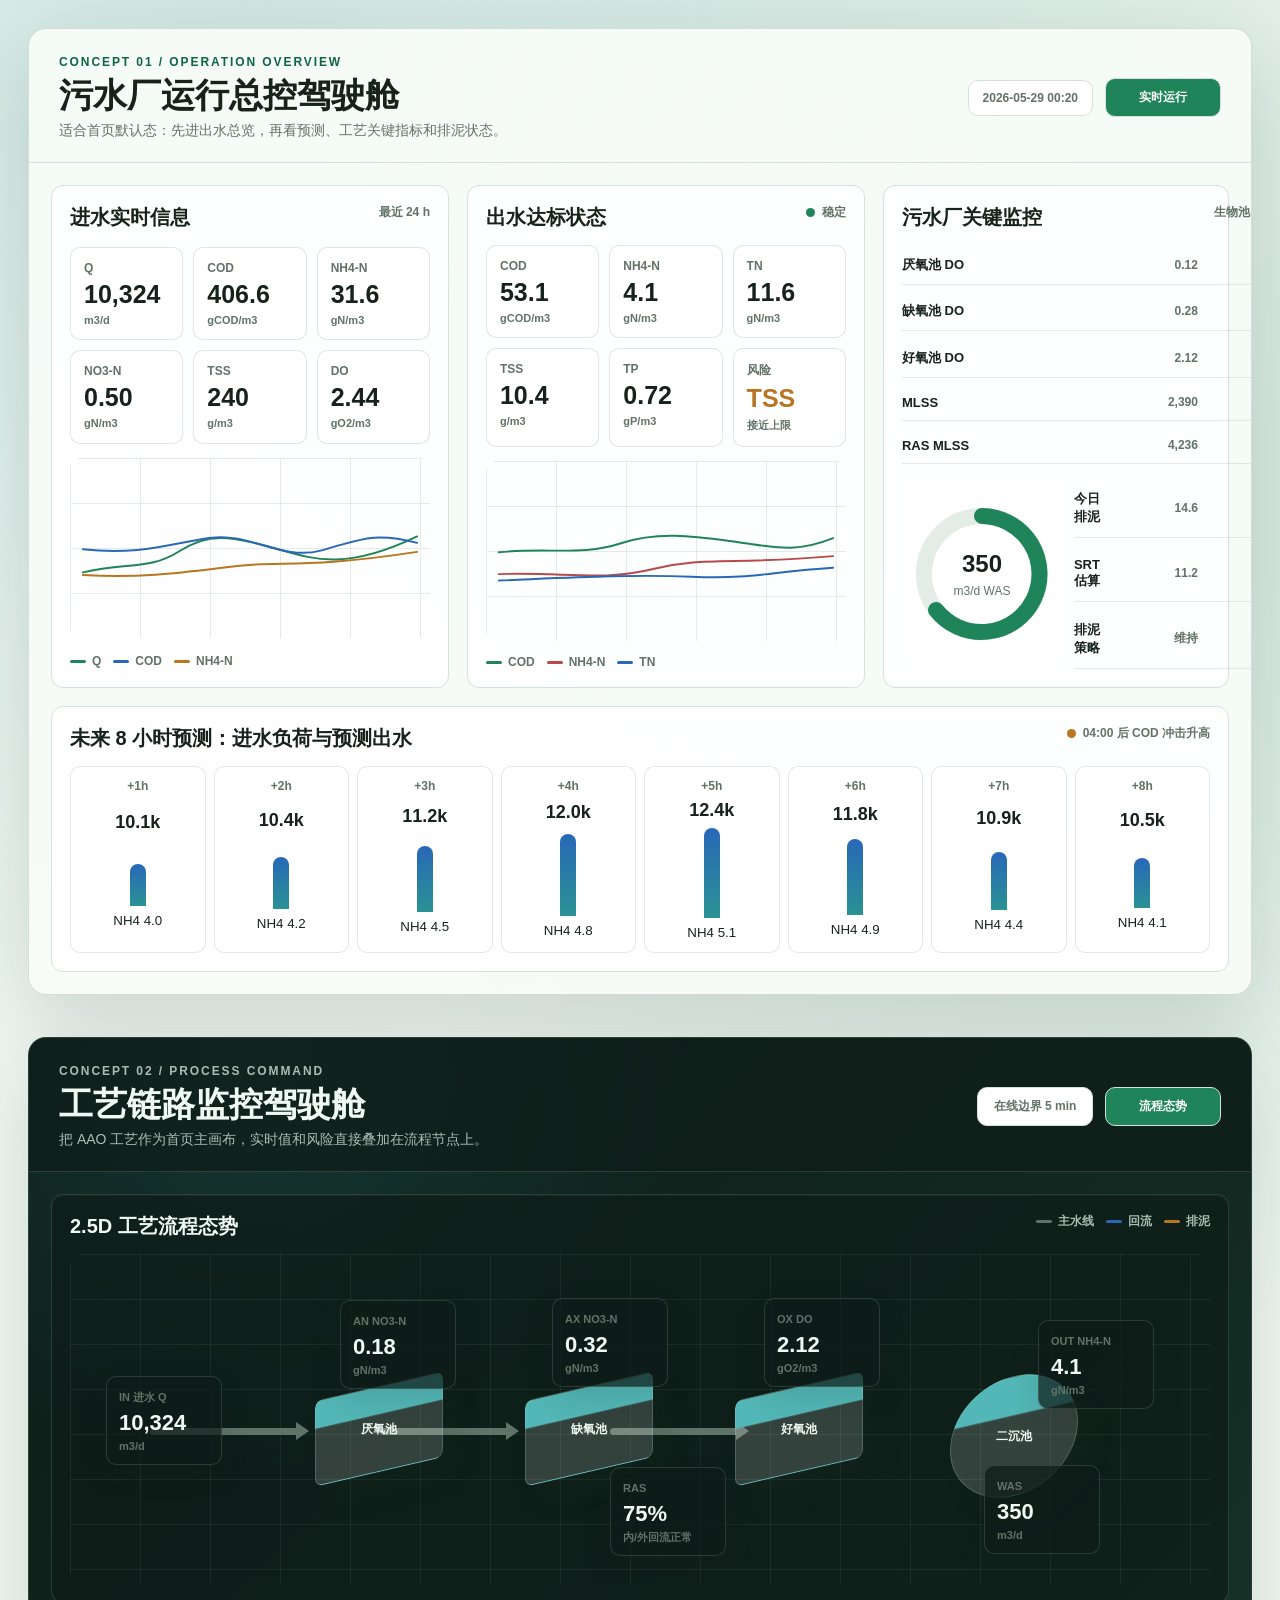
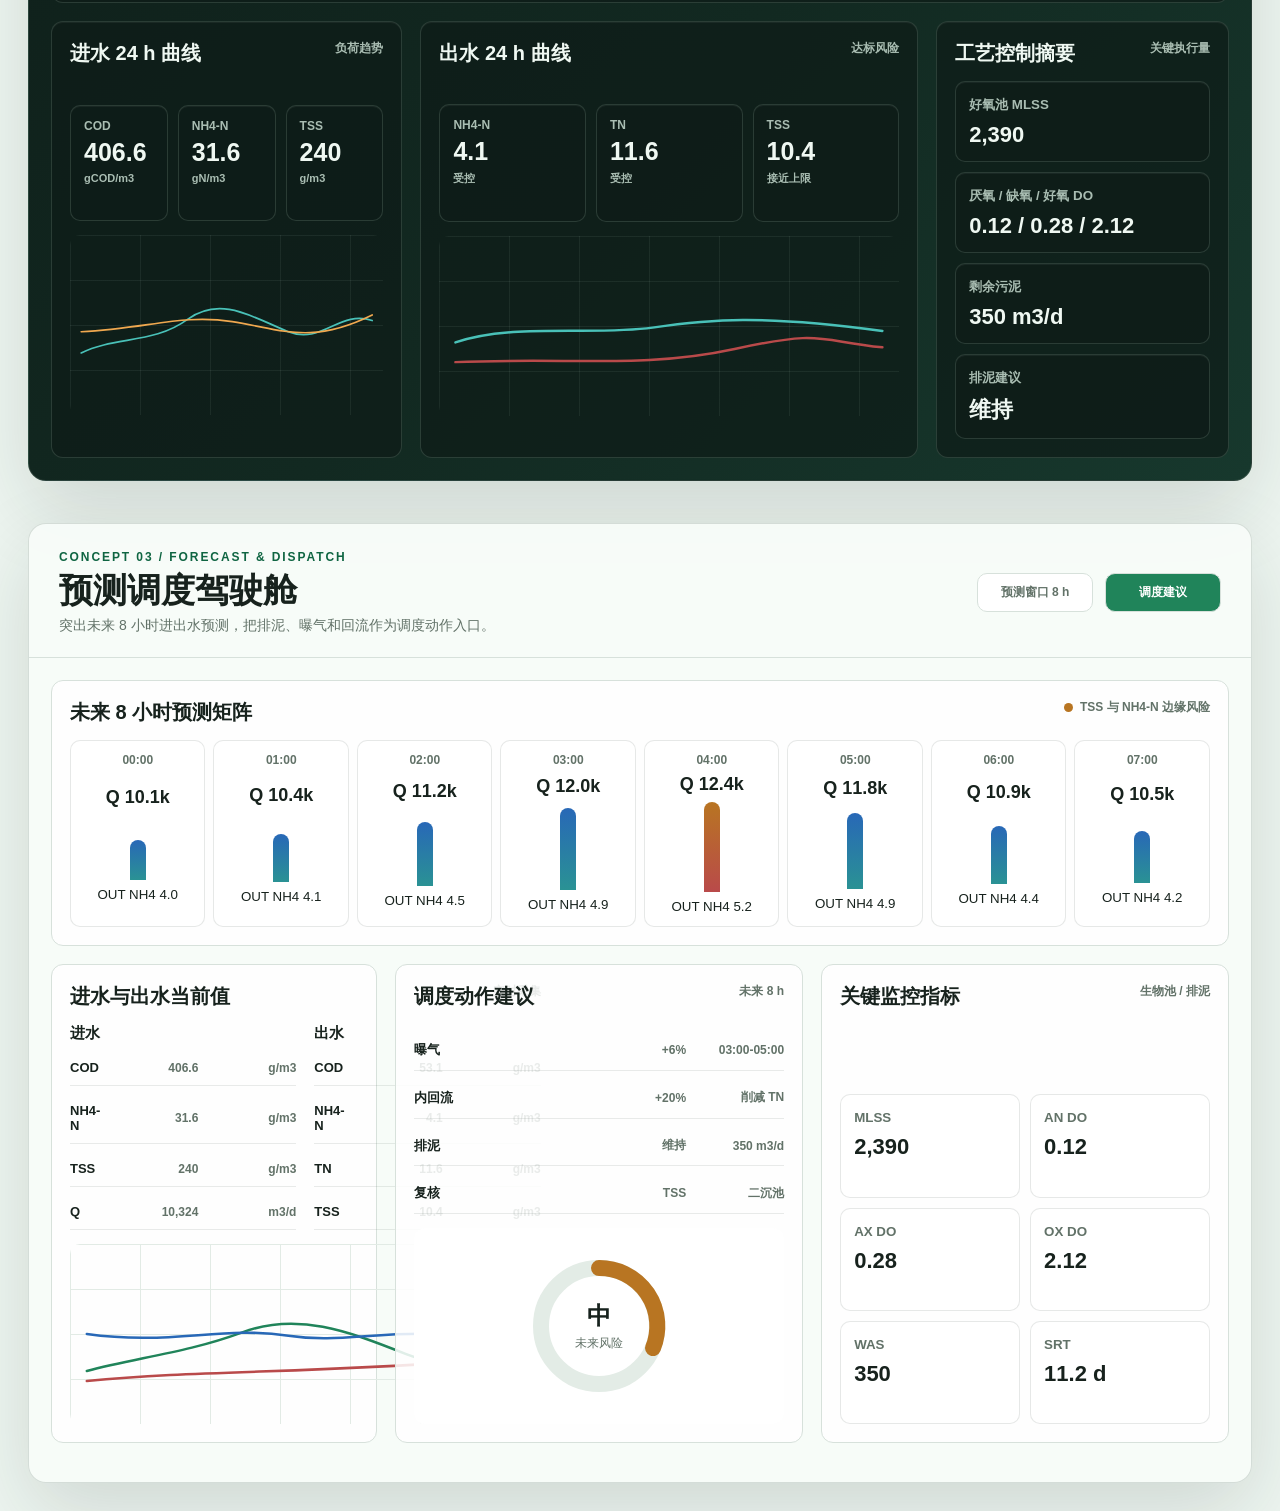
<file: design-concepts/wwtp-dashboard-home-concepts.html>
<!doctype html>
<html lang="zh-CN">
  <head>
    <meta charset="utf-8" />
    <meta name="viewport" content="width=device-width, initial-scale=1" />
    <title>污水管理平台首页驾驶舱 - 三套方案</title>
    <style>
      :root {
        --ink: #17221d;
        --muted: #627268;
        --line: #d7e1db;
        --panel: rgba(255, 255, 255, 0.86);
        --green: #20845a;
        --green-dark: #0f6542;
        --blue: #2868b7;
        --cyan: #2a9294;
        --amber: #b87522;
        --red: #b94a4a;
        --bg: #eef6f1;
      }

      * {
        box-sizing: border-box;
      }

      body {
        margin: 0;
        background:
          radial-gradient(circle at 20% 0%, rgba(42, 146, 148, 0.16), transparent 32%),
          radial-gradient(circle at 86% 16%, rgba(32, 132, 90, 0.15), transparent 30%),
          var(--bg);
        color: var(--ink);
        font-family: Inter, "PingFang SC", "Microsoft YaHei", Arial, sans-serif;
      }

      .page {
        display: grid;
        gap: 42px;
        padding: 28px;
      }

      .concept {
        min-height: 960px;
        overflow: hidden;
        border: 1px solid rgba(112, 132, 121, 0.26);
        border-radius: 18px;
        background: rgba(248, 252, 249, 0.92);
        box-shadow: 0 28px 80px rgba(20, 35, 27, 0.14);
      }

      .hero {
        display: flex;
        align-items: center;
        justify-content: space-between;
        gap: 24px;
        padding: 26px 30px 22px;
        border-bottom: 1px solid var(--line);
      }

      .eyebrow {
        margin: 0 0 7px;
        color: var(--green-dark);
        font-size: 12px;
        font-weight: 900;
        letter-spacing: 0.16em;
        text-transform: uppercase;
      }

      h1,
      h2,
      h3,
      p {
        margin: 0;
      }

      h1 {
        font-size: 34px;
        line-height: 1.12;
      }

      h2 {
        font-size: 20px;
      }

      h3 {
        font-size: 15px;
      }

      .hero p:last-child {
        margin-top: 8px;
        color: var(--muted);
        font-size: 14px;
      }

      .hero-actions {
        display: flex;
        align-items: center;
        gap: 12px;
      }

      .time-pill,
      .mode-pill {
        min-width: 116px;
        padding: 10px 14px;
        border: 1px solid var(--line);
        border-radius: 10px;
        background: #fff;
        color: var(--muted);
        font-size: 12px;
        font-weight: 800;
        text-align: center;
      }

      .mode-pill {
        background: var(--green);
        color: #fff;
      }

      .dashboard {
        display: grid;
        gap: 18px;
        padding: 22px;
      }

      .grid-a {
        grid-template-columns: 1.15fr 1.15fr 1fr;
      }

      .grid-b {
        grid-template-columns: 1.2fr 1.7fr 1fr;
      }

      .grid-c {
        grid-template-columns: 1fr 1.25fr 1.25fr;
      }

      .dashboard-grid {
        display: grid;
        gap: 18px;
      }

      .panel {
        display: grid;
        gap: 14px;
        min-width: 0;
        padding: 18px;
        border: 1px solid var(--line);
        border-radius: 12px;
        background: var(--panel);
      }

      .panel-head {
        display: flex;
        align-items: flex-start;
        justify-content: space-between;
        gap: 16px;
      }

      .panel-head span {
        color: var(--muted);
        font-size: 12px;
        font-weight: 800;
      }

      .kpi-grid {
        display: grid;
        grid-template-columns: repeat(3, minmax(0, 1fr));
        gap: 10px;
      }

      .kpi {
        min-height: 92px;
        padding: 13px;
        border: 1px solid rgba(99, 113, 104, 0.18);
        border-radius: 10px;
        background: #fff;
      }

      .kpi label {
        display: block;
        color: var(--muted);
        font-size: 12px;
        font-weight: 800;
      }

      .kpi strong {
        display: block;
        margin-top: 7px;
        font-size: 25px;
        line-height: 1;
      }

      .kpi small {
        display: block;
        margin-top: 7px;
        color: var(--muted);
        font-size: 11px;
        font-weight: 800;
      }

      .spark {
        width: 100%;
        height: 74px;
      }

      .spark path,
      .chart path {
        fill: none;
        stroke-width: 3;
        stroke-linecap: round;
        stroke-linejoin: round;
      }

      .chart {
        width: 100%;
        height: 180px;
        border-radius: 10px;
        background:
          linear-gradient(#e2ebe5 1px, transparent 1px),
          linear-gradient(90deg, #e2ebe5 1px, transparent 1px);
        background-size: 100% 45px, 70px 100%;
      }

      .legend {
        display: flex;
        flex-wrap: wrap;
        gap: 12px;
        color: var(--muted);
        font-size: 12px;
        font-weight: 800;
      }

      .legend i {
        display: inline-block;
        width: 16px;
        height: 3px;
        margin-right: 6px;
        border-radius: 99px;
        vertical-align: middle;
      }

      .map {
        position: relative;
        min-height: 330px;
        overflow: hidden;
        border-radius: 12px;
        background:
          linear-gradient(120deg, rgba(32, 132, 90, 0.08), rgba(42, 146, 148, 0.08)),
          linear-gradient(#dfeae4 1px, transparent 1px),
          linear-gradient(90deg, #dfeae4 1px, transparent 1px);
        background-size: auto, 42px 42px, 42px 42px;
      }

      .tank {
        position: absolute;
        display: grid;
        place-items: center;
        width: 128px;
        height: 86px;
        border: 1px solid #9fb8ab;
        transform: skewY(-13deg);
        border-radius: 8px;
        background: linear-gradient(180deg, #8ed4d3 0 32%, #dce6de 33% 100%);
        box-shadow: 14px 18px 24px rgba(29, 56, 41, 0.12);
      }

      .tank span {
        transform: skewY(13deg);
        font-size: 12px;
        font-weight: 900;
      }

      .node-card {
        position: absolute;
        min-width: 116px;
        padding: 10px 12px;
        border: 1px solid var(--line);
        border-radius: 10px;
        background: #fff;
        box-shadow: 0 12px 28px rgba(23, 33, 27, 0.12);
      }

      .node-card small {
        color: var(--muted);
        font-size: 11px;
        font-weight: 800;
      }

      .node-card strong {
        display: block;
        margin-top: 5px;
        font-size: 22px;
      }

      .flow-arrow {
        position: absolute;
        height: 7px;
        border-radius: 99px;
        background: #607369;
      }

      .flow-arrow::after {
        position: absolute;
        right: -9px;
        top: -6px;
        width: 0;
        height: 0;
        border-top: 9px solid transparent;
        border-bottom: 9px solid transparent;
        border-left: 13px solid #607369;
        content: "";
      }

      .table {
        display: grid;
        gap: 7px;
      }

      .row {
        display: grid;
        grid-template-columns: 1fr 88px 88px;
        align-items: center;
        gap: 10px;
        padding: 10px 0;
        border-bottom: 1px solid rgba(99, 113, 104, 0.14);
        font-size: 12px;
      }

      .row strong {
        font-size: 13px;
      }

      .row span {
        color: var(--muted);
        font-weight: 800;
        text-align: right;
      }

      .status {
        display: inline-flex;
        align-items: center;
        gap: 7px;
        color: var(--muted);
        font-size: 12px;
        font-weight: 900;
      }

      .status::before {
        width: 9px;
        height: 9px;
        border-radius: 50%;
        background: var(--green);
        content: "";
      }

      .status.warn::before {
        background: var(--amber);
      }

      .forecast-strip {
        display: grid;
        grid-template-columns: repeat(8, minmax(0, 1fr));
        gap: 8px;
      }

      .hour {
        display: grid;
        gap: 7px;
        min-height: 142px;
        padding: 12px 9px;
        border: 1px solid rgba(99, 113, 104, 0.16);
        border-radius: 10px;
        background: #fff;
        text-align: center;
      }

      .hour strong {
        color: var(--muted);
        font-size: 12px;
      }

      .hour b {
        font-size: 18px;
      }

      .bar {
        align-self: end;
        width: 16px;
        margin: 0 auto;
        border-radius: 99px 99px 4px 4px;
        background: linear-gradient(180deg, var(--blue), var(--cyan));
      }

      .sludge {
        display: grid;
        grid-template-columns: 1fr 1fr;
        gap: 12px;
      }

      .gauge {
        display: grid;
        place-items: center;
        min-height: 190px;
        border-radius: 12px;
        background: #fff;
      }

      .gauge svg {
        width: 160px;
        height: 160px;
      }

      .wide {
        grid-column: 1 / -1;
      }

      .two-col {
        display: grid;
        grid-template-columns: 1fr 1fr;
        gap: 18px;
      }

      .control-band {
        display: grid;
        grid-template-columns: repeat(5, minmax(0, 1fr));
        gap: 10px;
      }

      .control-card {
        padding: 13px;
        border: 1px solid rgba(99, 113, 104, 0.16);
        border-radius: 10px;
        background: #fff;
      }

      .control-card small {
        color: var(--muted);
        font-weight: 800;
      }

      .control-card strong {
        display: block;
        margin-top: 8px;
        font-size: 22px;
      }

      .dark {
        background:
          radial-gradient(circle at 18% 0%, rgba(42, 146, 148, 0.22), transparent 30%),
          linear-gradient(135deg, #0e1c18, #122921 58%, #17382d);
        color: #eff8f2;
      }

      .dark .hero,
      .dark .panel,
      .dark .kpi,
      .dark .hour,
      .dark .gauge,
      .dark .control-card,
      .dark .node-card {
        border-color: rgba(194, 221, 207, 0.16);
        background: rgba(14, 28, 24, 0.72);
      }

      .dark .panel,
      .dark .kpi,
      .dark .hour,
      .dark .gauge,
      .dark .control-card {
        box-shadow: inset 0 1px 0 rgba(255, 255, 255, 0.05);
      }

      .dark .eyebrow,
      .dark .status,
      .dark .panel-head span,
      .dark .kpi label,
      .dark .kpi small,
      .dark .legend,
      .dark .row span,
      .dark .control-card small,
      .dark .hour strong,
      .dark .hero p:last-child {
        color: #a9bdb2;
      }

      .dark .chart,
      .dark .map {
        background:
          linear-gradient(rgba(197, 222, 208, 0.08) 1px, transparent 1px),
          linear-gradient(90deg, rgba(197, 222, 208, 0.08) 1px, transparent 1px);
        background-size: 100% 45px, 70px 100%;
      }

      .dark .tank {
        border-color: rgba(192, 223, 207, 0.22);
        background: linear-gradient(180deg, #52b7b6 0 32%, rgba(255, 255, 255, 0.16) 33% 100%);
      }

      @media (max-width: 1200px) {
        .grid-a,
        .grid-b,
        .grid-c,
        .two-col {
          grid-template-columns: 1fr;
        }

        .forecast-strip,
        .control-band,
        .kpi-grid {
          grid-template-columns: repeat(2, minmax(0, 1fr));
        }
      }
    </style>
  </head>
  <body>
    <main class="page">
      <section class="concept">
        <header class="hero">
          <div>
            <p class="eyebrow">Concept 01 / Operation Overview</p>
            <h1>污水厂运行总控驾驶舱</h1>
            <p>适合首页默认态：先进出水总览，再看预测、工艺关键指标和排泥状态。</p>
          </div>
          <div class="hero-actions">
            <span class="time-pill">2026-05-29 00:20</span>
            <span class="mode-pill">实时运行</span>
          </div>
        </header>

        <div class="dashboard dashboard-grid grid-a">
          <section class="panel">
            <div class="panel-head">
              <h2>进水实时信息</h2>
              <span>最近 24 h</span>
            </div>
            <div class="kpi-grid">
              <div class="kpi"><label>Q</label><strong>10,324</strong><small>m3/d</small></div>
              <div class="kpi"><label>COD</label><strong>406.6</strong><small>gCOD/m3</small></div>
              <div class="kpi"><label>NH4-N</label><strong>31.6</strong><small>gN/m3</small></div>
              <div class="kpi"><label>NO3-N</label><strong>0.50</strong><small>gN/m3</small></div>
              <div class="kpi"><label>TSS</label><strong>240</strong><small>g/m3</small></div>
              <div class="kpi"><label>DO</label><strong>2.44</strong><small>gO2/m3</small></div>
            </div>
            <svg class="chart" viewBox="0 0 560 180">
              <path d="M20 128 C90 112 125 124 170 95 S250 72 310 88 S420 130 540 72" stroke="#20845a" />
              <path d="M20 92 C110 102 160 82 220 74 S330 110 390 94 S470 64 540 82" stroke="#2868b7" />
              <path d="M20 132 C120 138 190 126 260 118 S370 122 540 96" stroke="#b87522" />
            </svg>
            <div class="legend">
              <span><i style="background:#20845a"></i>Q</span>
              <span><i style="background:#2868b7"></i>COD</span>
              <span><i style="background:#b87522"></i>NH4-N</span>
            </div>
          </section>

          <section class="panel">
            <div class="panel-head">
              <h2>出水达标状态</h2>
              <span class="status">稳定</span>
            </div>
            <div class="kpi-grid">
              <div class="kpi"><label>COD</label><strong>53.1</strong><small>gCOD/m3</small></div>
              <div class="kpi"><label>NH4-N</label><strong>4.1</strong><small>gN/m3</small></div>
              <div class="kpi"><label>TN</label><strong>11.6</strong><small>gN/m3</small></div>
              <div class="kpi"><label>TSS</label><strong>10.4</strong><small>g/m3</small></div>
              <div class="kpi"><label>TP</label><strong>0.72</strong><small>gP/m3</small></div>
              <div class="kpi"><label>风险</label><strong style="color:var(--amber)">TSS</strong><small>接近上限</small></div>
            </div>
            <svg class="chart" viewBox="0 0 560 180">
              <path d="M20 92 C95 84 150 98 210 78 S330 68 390 76 S480 94 540 70" stroke="#20845a" />
              <path d="M20 126 C120 122 180 138 260 118 S380 112 540 98" stroke="#b94a4a" />
              <path d="M20 136 C120 132 220 126 320 130 S440 122 540 116" stroke="#2868b7" />
            </svg>
            <div class="legend">
              <span><i style="background:#20845a"></i>COD</span>
              <span><i style="background:#b94a4a"></i>NH4-N</span>
              <span><i style="background:#2868b7"></i>TN</span>
            </div>
          </section>

          <section class="panel">
            <div class="panel-head">
              <h2>污水厂关键监控</h2>
              <span>生物池 / 工艺段</span>
            </div>
            <div class="table">
              <div class="row"><strong>厌氧池 DO</strong><span>0.12</span><span>gO2/m3</span></div>
              <div class="row"><strong>缺氧池 DO</strong><span>0.28</span><span>gO2/m3</span></div>
              <div class="row"><strong>好氧池 DO</strong><span>2.12</span><span>gO2/m3</span></div>
              <div class="row"><strong>MLSS</strong><span>2,390</span><span>g/m3</span></div>
              <div class="row"><strong>RAS MLSS</strong><span>4,236</span><span>g/m3</span></div>
            </div>
            <div class="sludge">
              <div class="gauge">
                <svg viewBox="0 0 160 160">
                  <circle cx="80" cy="80" r="58" fill="none" stroke="#e3ece6" stroke-width="16" />
                  <path d="M80 22 A58 58 0 1 1 34 116" fill="none" stroke="#20845a" stroke-width="16" stroke-linecap="round" />
                  <text x="80" y="78" text-anchor="middle" font-size="24" font-weight="900" fill="#17221d">350</text>
                  <text x="80" y="101" text-anchor="middle" font-size="12" fill="#627268">m3/d WAS</text>
                </svg>
              </div>
              <div class="table">
                <div class="row"><strong>今日排泥</strong><span>14.6</span><span>tDS</span></div>
                <div class="row"><strong>SRT 估算</strong><span>11.2</span><span>d</span></div>
                <div class="row"><strong>排泥策略</strong><span>维持</span><span></span></div>
              </div>
            </div>
          </section>

          <section class="panel wide">
            <div class="panel-head">
              <h2>未来 8 小时预测：进水负荷与预测出水</h2>
              <span class="status warn">04:00 后 COD 冲击升高</span>
            </div>
            <div class="forecast-strip">
              <div class="hour"><strong>+1h</strong><b>10.1k</b><span class="bar" style="height:42px"></span><small>NH4 4.0</small></div>
              <div class="hour"><strong>+2h</strong><b>10.4k</b><span class="bar" style="height:52px"></span><small>NH4 4.2</small></div>
              <div class="hour"><strong>+3h</strong><b>11.2k</b><span class="bar" style="height:66px"></span><small>NH4 4.5</small></div>
              <div class="hour"><strong>+4h</strong><b>12.0k</b><span class="bar" style="height:82px"></span><small>NH4 4.8</small></div>
              <div class="hour"><strong>+5h</strong><b>12.4k</b><span class="bar" style="height:90px"></span><small>NH4 5.1</small></div>
              <div class="hour"><strong>+6h</strong><b>11.8k</b><span class="bar" style="height:76px"></span><small>NH4 4.9</small></div>
              <div class="hour"><strong>+7h</strong><b>10.9k</b><span class="bar" style="height:58px"></span><small>NH4 4.4</small></div>
              <div class="hour"><strong>+8h</strong><b>10.5k</b><span class="bar" style="height:50px"></span><small>NH4 4.1</small></div>
            </div>
          </section>
        </div>
      </section>

      <section class="concept dark">
        <header class="hero">
          <div>
            <p class="eyebrow">Concept 02 / Process Command</p>
            <h1>工艺链路监控驾驶舱</h1>
            <p>把 AAO 工艺作为首页主画布，实时值和风险直接叠加在流程节点上。</p>
          </div>
          <div class="hero-actions">
            <span class="time-pill">在线边界 5 min</span>
            <span class="mode-pill">流程态势</span>
          </div>
        </header>

        <div class="dashboard dashboard-grid grid-b">
          <section class="panel wide">
            <div class="panel-head">
              <h2>2.5D 工艺流程态势</h2>
              <div class="legend">
                <span><i style="background:#607369"></i>主水线</span>
                <span><i style="background:#2868b7"></i>回流</span>
                <span><i style="background:#b87522"></i>排泥</span>
              </div>
            </div>
            <div class="map">
              <div class="flow-arrow" style="left:80px;top:174px;width:150px"></div>
              <div class="flow-arrow" style="left:310px;top:174px;width:130px"></div>
              <div class="flow-arrow" style="left:540px;top:174px;width:130px"></div>
              <div class="tank" style="left:245px;top:132px"><span>厌氧池</span></div>
              <div class="tank" style="left:455px;top:132px"><span>缺氧池</span></div>
              <div class="tank" style="left:665px;top:132px"><span>好氧池</span></div>
              <div class="tank" style="left:880px;top:122px;border-radius:50%;height:120px"><span>二沉池</span></div>
              <div class="node-card" style="left:36px;top:122px"><small>IN 进水 Q</small><strong>10,324</strong><small>m3/d</small></div>
              <div class="node-card" style="left:270px;top:46px"><small>AN NO3-N</small><strong>0.18</strong><small>gN/m3</small></div>
              <div class="node-card" style="left:482px;top:44px"><small>AX NO3-N</small><strong>0.32</strong><small>gN/m3</small></div>
              <div class="node-card" style="left:694px;top:44px"><small>OX DO</small><strong>2.12</strong><small>gO2/m3</small></div>
              <div class="node-card" style="right:56px;top:66px"><small>OUT NH4-N</small><strong>4.1</strong><small>gN/m3</small></div>
              <div class="node-card" style="left:540px;bottom:28px"><small>RAS</small><strong>75%</strong><small>内/外回流正常</small></div>
              <div class="node-card" style="right:110px;bottom:30px"><small>WAS</small><strong>350</strong><small>m3/d</small></div>
            </div>
          </section>

          <section class="panel">
            <div class="panel-head">
              <h2>进水 24 h 曲线</h2>
              <span>负荷趋势</span>
            </div>
            <div class="kpi-grid">
              <div class="kpi"><label>COD</label><strong>406.6</strong><small>gCOD/m3</small></div>
              <div class="kpi"><label>NH4-N</label><strong>31.6</strong><small>gN/m3</small></div>
              <div class="kpi"><label>TSS</label><strong>240</strong><small>g/m3</small></div>
            </div>
            <svg class="chart" viewBox="0 0 560 180">
              <path d="M20 140 C80 110 150 124 210 80 S330 78 390 102 S482 62 540 82" stroke="#49c1b8" />
              <path d="M20 102 C140 96 200 70 290 84 S430 126 540 72" stroke="#f0a84f" />
            </svg>
          </section>

          <section class="panel">
            <div class="panel-head">
              <h2>出水 24 h 曲线</h2>
              <span>达标风险</span>
            </div>
            <div class="kpi-grid">
              <div class="kpi"><label>NH4-N</label><strong>4.1</strong><small>受控</small></div>
              <div class="kpi"><label>TN</label><strong>11.6</strong><small>受控</small></div>
              <div class="kpi"><label>TSS</label><strong>10.4</strong><small>接近上限</small></div>
            </div>
            <svg class="chart" viewBox="0 0 560 180">
              <path d="M20 110 C90 86 190 102 260 92 S390 76 540 96" stroke="#49c1b8" />
              <path d="M20 134 C160 128 250 142 360 118 S460 108 540 116" stroke="#b94a4a" />
            </svg>
          </section>

          <section class="panel">
            <div class="panel-head">
              <h2>工艺控制摘要</h2>
              <span>关键执行量</span>
            </div>
            <div class="control-band" style="grid-template-columns:1fr">
              <div class="control-card"><small>好氧池 MLSS</small><strong>2,390</strong></div>
              <div class="control-card"><small>厌氧 / 缺氧 / 好氧 DO</small><strong>0.12 / 0.28 / 2.12</strong></div>
              <div class="control-card"><small>剩余污泥</small><strong>350 m3/d</strong></div>
              <div class="control-card"><small>排泥建议</small><strong>维持</strong></div>
            </div>
          </section>
        </div>
      </section>

      <section class="concept">
        <header class="hero">
          <div>
            <p class="eyebrow">Concept 03 / Forecast & Dispatch</p>
            <h1>预测调度驾驶舱</h1>
            <p>突出未来 8 小时进出水预测，把排泥、曝气和回流作为调度动作入口。</p>
          </div>
          <div class="hero-actions">
            <span class="time-pill">预测窗口 8 h</span>
            <span class="mode-pill">调度建议</span>
          </div>
        </header>

        <div class="dashboard dashboard-grid grid-c">
          <section class="panel wide">
            <div class="panel-head">
              <h2>未来 8 小时预测矩阵</h2>
              <span class="status warn">TSS 与 NH4-N 边缘风险</span>
            </div>
            <div class="forecast-strip">
              <div class="hour"><strong>00:00</strong><b>Q 10.1k</b><span class="bar" style="height:40px"></span><small>OUT NH4 4.0</small></div>
              <div class="hour"><strong>01:00</strong><b>Q 10.4k</b><span class="bar" style="height:48px"></span><small>OUT NH4 4.1</small></div>
              <div class="hour"><strong>02:00</strong><b>Q 11.2k</b><span class="bar" style="height:64px"></span><small>OUT NH4 4.5</small></div>
              <div class="hour"><strong>03:00</strong><b>Q 12.0k</b><span class="bar" style="height:82px"></span><small>OUT NH4 4.9</small></div>
              <div class="hour"><strong>04:00</strong><b>Q 12.4k</b><span class="bar" style="height:90px;background:linear-gradient(180deg,#b87522,#b94a4a)"></span><small>OUT NH4 5.2</small></div>
              <div class="hour"><strong>05:00</strong><b>Q 11.8k</b><span class="bar" style="height:76px"></span><small>OUT NH4 4.9</small></div>
              <div class="hour"><strong>06:00</strong><b>Q 10.9k</b><span class="bar" style="height:58px"></span><small>OUT NH4 4.4</small></div>
              <div class="hour"><strong>07:00</strong><b>Q 10.5k</b><span class="bar" style="height:52px"></span><small>OUT NH4 4.2</small></div>
            </div>
          </section>

          <section class="panel">
            <div class="panel-head">
              <h2>进水与出水当前值</h2>
              <span>实时采集</span>
            </div>
            <div class="two-col">
              <div class="table">
                <h3>进水</h3>
                <div class="row"><strong>COD</strong><span>406.6</span><span>g/m3</span></div>
                <div class="row"><strong>NH4-N</strong><span>31.6</span><span>g/m3</span></div>
                <div class="row"><strong>TSS</strong><span>240</span><span>g/m3</span></div>
                <div class="row"><strong>Q</strong><span>10,324</span><span>m3/d</span></div>
              </div>
              <div class="table">
                <h3>出水</h3>
                <div class="row"><strong>COD</strong><span>53.1</span><span>g/m3</span></div>
                <div class="row"><strong>NH4-N</strong><span>4.1</span><span>g/m3</span></div>
                <div class="row"><strong>TN</strong><span>11.6</span><span>g/m3</span></div>
                <div class="row"><strong>TSS</strong><span>10.4</span><span>g/m3</span></div>
              </div>
            </div>
            <svg class="chart" viewBox="0 0 560 180">
              <path d="M20 134 C80 118 140 112 205 88 S330 86 400 114 S490 96 540 68" stroke="#20845a" />
              <path d="M20 90 C120 104 180 80 260 92 S390 74 540 102" stroke="#2868b7" />
              <path d="M20 146 C160 132 290 138 540 118" stroke="#b94a4a" />
            </svg>
          </section>

          <section class="panel">
            <div class="panel-head">
              <h2>调度动作建议</h2>
              <span>未来 8 h</span>
            </div>
            <div class="table">
              <div class="row"><strong>曝气</strong><span>+6%</span><span>03:00-05:00</span></div>
              <div class="row"><strong>内回流</strong><span>+20%</span><span>削减 TN</span></div>
              <div class="row"><strong>排泥</strong><span>维持</span><span>350 m3/d</span></div>
              <div class="row"><strong>复核</strong><span>TSS</span><span>二沉池</span></div>
            </div>
            <div class="gauge">
              <svg viewBox="0 0 160 160">
                <circle cx="80" cy="80" r="58" fill="none" stroke="#e3ece6" stroke-width="16" />
                <path d="M80 22 A58 58 0 0 1 134 102" fill="none" stroke="#b87522" stroke-width="16" stroke-linecap="round" />
                <text x="80" y="78" text-anchor="middle" font-size="24" font-weight="900" fill="#17221d">中</text>
                <text x="80" y="101" text-anchor="middle" font-size="12" fill="#627268">未来风险</text>
              </svg>
            </div>
          </section>

          <section class="panel">
            <div class="panel-head">
              <h2>关键监控指标</h2>
              <span>生物池 / 排泥</span>
            </div>
            <div class="control-band" style="grid-template-columns:1fr 1fr">
              <div class="control-card"><small>MLSS</small><strong>2,390</strong></div>
              <div class="control-card"><small>AN DO</small><strong>0.12</strong></div>
              <div class="control-card"><small>AX DO</small><strong>0.28</strong></div>
              <div class="control-card"><small>OX DO</small><strong>2.12</strong></div>
              <div class="control-card"><small>WAS</small><strong>350</strong></div>
              <div class="control-card"><small>SRT</small><strong>11.2 d</strong></div>
            </div>
          </section>
        </div>
      </section>
    </main>
  </body>
</html>
</file>
<file: styles.css>
:root {
  --bg: #f4f7f4;
  --surface: #ffffff;
  --surface-2: #eef3ee;
  --ink: #26342c;
  --muted: #6b786f;
  --line: #d7dfd8;
  --green: #1f7a4f;
  --green-dark: #145d3c;
  --blue: #2767b1;
  --amber: #b56b16;
  --red: #b64242;
  --shadow: 0 16px 40px rgba(25, 47, 33, 0.12);
  font-family:
    Inter, ui-sans-serif, system-ui, -apple-system, BlinkMacSystemFont, "Segoe UI",
    "PingFang SC", "Hiragino Sans GB", "Microsoft YaHei", sans-serif;
}

* {
  box-sizing: border-box;
}

body {
  margin: 0;
  min-height: 100vh;
  color: var(--ink);
  background:
    linear-gradient(180deg, rgba(31, 122, 79, 0.08), transparent 280px),
    var(--bg);
}

button,
input,
select {
  font: inherit;
}

[hidden] {
  display: none !important;
}

.icon-sprite {
  position: absolute;
  width: 0;
  height: 0;
  overflow: hidden;
}

.icon-sprite symbol,
svg {
  fill: none;
  stroke: currentColor;
  stroke-linecap: round;
  stroke-linejoin: round;
  stroke-width: 1.8;
}

.login-screen {
  min-height: 100vh;
  padding: 54px;
  background:
    radial-gradient(circle at 18% 18%, rgba(31, 122, 79, 0.16), transparent 30%),
    linear-gradient(135deg, #f6fbf7 0%, #eef7f6 46%, #f6fbf1 100%);
}

.login-shell {
  display: grid;
  grid-template-columns: minmax(0, 1.1fr) 420px;
  gap: 36px;
  width: min(1180px, 100%);
  min-height: calc(100vh - 108px);
  margin: 0 auto;
  align-items: center;
}

.login-hero {
  max-width: 660px;
}

.login-hero h1 {
  margin-bottom: 18px;
  font-size: 52px;
  line-height: 1.05;
  letter-spacing: 0;
}

.login-hero p:not(.eyebrow) {
  max-width: 580px;
  color: var(--muted);
  font-size: 17px;
  line-height: 1.8;
}

.login-flow {
  display: flex;
  align-items: center;
  gap: 14px;
  width: min(540px, 100%);
  margin-top: 38px;
  padding: 14px 16px;
  border: 1px solid rgba(31, 122, 79, 0.18);
  border-radius: 8px;
  background: rgba(255, 255, 255, 0.68);
}

.login-flow span {
  color: var(--green-dark);
  font-size: 13px;
  font-weight: 800;
}

.login-flow strong {
  flex: 1;
  height: 2px;
  border-radius: 99px;
  background: rgba(31, 122, 79, 0.18);
}

.login-card {
  padding: 24px;
  border: 1px solid rgba(31, 122, 79, 0.2);
  border-radius: 10px;
  background: rgba(255, 255, 255, 0.9);
  box-shadow: 0 24px 70px rgba(25, 47, 33, 0.16);
}

.login-card-heading {
  display: flex;
  align-items: flex-start;
  justify-content: space-between;
  gap: 16px;
  margin-bottom: 20px;
}

.login-badge {
  padding: 6px 10px;
  border-radius: 999px;
  background: #e8f2ec;
  color: var(--green-dark);
  font-size: 12px;
  font-weight: 800;
}

.login-field {
  display: grid;
  gap: 7px;
  margin-bottom: 12px;
  color: var(--muted);
  font-size: 12px;
  font-weight: 800;
}

.login-field input {
  height: 42px;
  padding: 0 12px;
  border: 1px solid var(--line);
  border-radius: 8px;
  background: #fbfdfb;
  color: var(--ink);
  font-size: 14px;
}

.mode-select {
  display: grid;
  gap: 10px;
  margin: 18px 0;
}

.mode-card {
  display: grid;
  grid-template-columns: 34px minmax(0, 1fr);
  gap: 4px 12px;
  width: 100%;
  padding: 14px;
  border: 1px solid var(--line);
  border-radius: 9px;
  background: #fbfdfb;
  color: var(--ink);
  cursor: pointer;
  text-align: left;
}

.mode-card svg {
  grid-row: 1 / span 2;
  width: 24px;
  height: 24px;
  color: var(--green-dark);
}

.mode-card span {
  font-size: 15px;
  font-weight: 900;
}

.mode-card small {
  color: var(--muted);
  font-size: 12px;
  line-height: 1.5;
}

.mode-card.active {
  border-color: rgba(31, 122, 79, 0.48);
  background: #e8f2ec;
  box-shadow: inset 0 0 0 1px rgba(31, 122, 79, 0.18);
}

.login-submit {
  width: 100%;
  height: 44px;
}

.topbar {
  display: flex;
  align-items: center;
  justify-content: space-between;
  gap: 24px;
  padding: 18px 0 16px;
}

.eyebrow {
  margin: 0 0 4px;
  color: var(--green-dark);
  font-size: 12px;
  font-weight: 700;
  letter-spacing: 0.08em;
  text-transform: uppercase;
}

h1,
h2,
p {
  margin: 0;
}

h1 {
  font-size: 30px;
  line-height: 1.15;
}

h2 {
  font-size: 17px;
  line-height: 1.25;
}

.app-frame {
  display: grid;
  grid-template-columns: 236px minmax(0, 1fr);
  min-height: 100vh;
  transition: grid-template-columns 0.22s ease;
}

.app-frame.sidebar-collapsed {
  grid-template-columns: 76px minmax(0, 1fr);
}

.app-sidebar {
  position: sticky;
  top: 0;
  display: flex;
  flex-direction: column;
  height: 100vh;
  padding: 20px 14px;
  border-right: 1px solid var(--line);
  background: rgba(247, 250, 247, 0.94);
}

.sidebar-head {
  display: flex;
  align-items: flex-start;
  justify-content: space-between;
  gap: 8px;
}

.brand-block {
  padding: 4px 8px 18px;
  min-width: 0;
}

.brand-block h1 {
  max-width: 190px;
  font-size: 23px;
}

.sidebar-toggle {
  display: inline-grid;
  flex: 0 0 auto;
  width: 34px;
  height: 34px;
  place-items: center;
  border: 1px solid var(--line);
  border-radius: 8px;
  background: var(--surface);
  color: var(--green-dark);
  cursor: pointer;
}

.sidebar-toggle svg {
  width: 18px;
  height: 18px;
  transition: transform 0.22s ease;
}

.primary-nav {
  display: grid;
  gap: 6px;
}

.nav-group-label {
  margin: 8px 8px 2px;
  color: var(--muted);
  font-size: 10px;
  font-weight: 900;
  letter-spacing: 0.08em;
  text-transform: uppercase;
}

.nav-item {
  display: grid;
  grid-template-columns: 28px minmax(0, 1fr);
  column-gap: 10px;
  row-gap: 2px;
  align-items: center;
  width: 100%;
  padding: 10px 9px;
  border: 1px solid transparent;
  border-radius: 8px;
  background: transparent;
  color: var(--ink);
  cursor: pointer;
  text-align: left;
}

.nav-item svg {
  grid-row: 1 / span 2;
  width: 20px;
  height: 20px;
  color: var(--ink);
}

.nav-item .nav-text {
  font-size: 14px;
  font-weight: 800;
}

.nav-item small {
  grid-column: 2;
  color: var(--muted);
  font-size: 12px;
}

.nav-item.active {
  border-color: rgba(31, 122, 79, 0.28);
  background: #e8f2ec;
  color: var(--green-dark);
}

.nav-item.active svg {
  color: var(--green);
}

.sidebar-footer {
  margin-top: auto;
  padding: 12px 8px 0;
  border-top: 1px solid var(--line);
  color: var(--muted);
  font-size: 12px;
  line-height: 1.4;
}

.sidebar-footer span.error {
  color: var(--red);
}

.app-frame.sidebar-collapsed .app-sidebar {
  align-items: center;
  padding: 20px 10px;
}

.app-frame.sidebar-collapsed .sidebar-head {
  justify-content: center;
}

.app-frame.sidebar-collapsed .brand-block {
  display: none;
}

.app-frame.sidebar-collapsed .sidebar-toggle {
  width: 42px;
  height: 42px;
}

.app-frame.sidebar-collapsed .sidebar-toggle svg {
  transform: rotate(180deg);
}

.app-frame.sidebar-collapsed .primary-nav {
  width: 100%;
  justify-items: center;
}

.app-frame.sidebar-collapsed .nav-item {
  position: relative;
  display: grid;
  grid-template-columns: 1fr;
  width: 48px;
  height: 48px;
  padding: 0;
  place-items: center;
  text-align: center;
}

.app-frame.sidebar-collapsed .nav-item svg {
  grid-row: auto;
  width: 22px;
  height: 22px;
}

.app-frame.sidebar-collapsed .nav-item .nav-text,
.app-frame.sidebar-collapsed .nav-item small,
.app-frame.sidebar-collapsed .nav-group-label,
.app-frame.sidebar-collapsed .sidebar-footer {
  display: none;
}

.app-frame.sidebar-collapsed .nav-item:hover::after,
.app-frame.sidebar-collapsed .nav-item:focus-visible::after {
  position: absolute;
  left: calc(100% + 12px);
  top: 50%;
  z-index: 20;
  min-width: max-content;
  padding: 7px 9px;
  border: 1px solid var(--line);
  border-radius: 7px;
  background: var(--ink);
  color: #fff;
  box-shadow: var(--shadow);
  content: attr(title);
  font-size: 12px;
  font-weight: 800;
  transform: translateY(-50%);
}

.app-frame.sidebar-collapsed .nav-item:hover::before,
.app-frame.sidebar-collapsed .nav-item:focus-visible::before {
  position: absolute;
  left: calc(100% + 6px);
  top: 50%;
  z-index: 21;
  width: 8px;
  height: 8px;
  background: var(--ink);
  content: "";
  transform: translateY(-50%) rotate(45deg);
}

.workspace {
  min-width: 0;
  padding: 0 28px 28px;
}

.workspace-page {
  display: none !important;
}

.workspace-page.active {
  display: block !important;
}

.canvas-panel.workspace-page.active {
  display: flex !important;
}

.stack-page {
  min-height: calc(100vh - 118px);
  border: 1px solid var(--line);
  border-radius: 8px;
  background: rgba(255, 255, 255, 0.92);
  box-shadow: var(--shadow);
}

.section-grid {
  padding: 14px;
}

.data-mode-tabs,
.result-mode-tabs {
  display: flex;
  gap: 8px;
  padding: 12px 14px 0;
}

.panel-tools {
  display: flex;
  align-items: flex-start;
  gap: 14px;
}

.empty-state {
  margin: 18px;
  padding: 18px;
  border: 1px dashed var(--line);
  border-radius: 8px;
  background: #fbfdfb;
}

.empty-state strong {
  display: block;
  margin-bottom: 6px;
}

.empty-state p {
  color: var(--muted);
  font-size: 13px;
  line-height: 1.55;
}

.scenario-library-page {
  overflow: hidden;
}

.library-hero {
  display: flex;
  align-items: flex-start;
  justify-content: space-between;
  gap: 20px;
  padding: 22px;
  border-bottom: 1px solid var(--line);
}

.library-hero h2 {
  margin-bottom: 8px;
  font-size: 24px;
}

.library-hero p:not(.eyebrow) {
  max-width: 620px;
  color: var(--muted);
  font-size: 13px;
  line-height: 1.65;
}

.library-actions {
  display: flex;
  flex-wrap: wrap;
  justify-content: flex-end;
  gap: 8px;
  min-width: min(520px, 100%);
}

.scenario-library-toolbar {
  display: flex;
  align-items: center;
  justify-content: space-between;
  gap: 12px;
  padding: 14px 16px 0;
  color: var(--muted);
  font-size: 13px;
}

.scenario-library-toolbar strong {
  color: var(--ink);
  font-size: 14px;
}

.realtime-dashboard-page {
  overflow: auto;
  border: 0;
  background: transparent;
  box-shadow: none;
}

.dashboard-hero {
  display: flex;
  align-items: flex-start;
  justify-content: space-between;
  gap: 22px;
  padding: 22px;
  border: 1px solid var(--line);
  border-radius: 10px;
  background: rgba(255, 255, 255, 0.92);
  box-shadow: var(--shadow);
}

.dashboard-hero h2 {
  margin: 0 0 8px;
  font-size: 28px;
}

.dashboard-hero p:not(.eyebrow) {
  max-width: 820px;
  margin: 0;
  color: var(--muted);
  font-size: 13px;
  line-height: 1.65;
}

.dashboard-actions {
  display: flex;
  align-items: center;
  gap: 10px;
  flex: 0 0 auto;
}

.forecast-run-meta {
  min-width: 230px;
  max-width: 360px;
  color: var(--muted);
  font-size: 12px;
  font-weight: 700;
  text-align: right;
}

.realtime-dashboard-grid {
  display: grid;
  grid-template-columns: minmax(0, 2.25fr) minmax(360px, 0.95fr);
  gap: 18px;
  padding: 18px 0 0;
}

.dashboard-main,
.dashboard-side {
  display: grid;
  gap: 18px;
  align-content: start;
}

.dashboard-card {
  padding: 18px;
  border: 1px solid var(--line);
  border-radius: 10px;
  background: rgba(255, 255, 255, 0.94);
  box-shadow: 0 8px 20px rgba(25, 47, 33, 0.05);
}

.dashboard-card-head {
  display: flex;
  align-items: flex-start;
  justify-content: space-between;
  gap: 18px;
  margin-bottom: 16px;
}

.dashboard-card-head.compact {
  align-items: center;
}

.dashboard-card-head h3 {
  margin: 0 0 5px;
  font-size: 20px;
  font-weight: 750;
}

.dashboard-card-head p,
.dashboard-card-head span {
  margin: 0;
  color: var(--muted);
  font-size: 13px;
  font-weight: 600;
  line-height: 1.55;
}

.dashboard-overview-grid {
  display: grid;
  grid-template-columns: repeat(5, minmax(0, 1fr));
  gap: 12px;
}

.dashboard-overview-card {
  display: grid;
  gap: 10px;
  min-height: 126px;
  padding: 14px;
  border: 1px solid var(--line);
  border-radius: 9px;
  background: #fff;
}

.dashboard-overview-card > div {
  display: flex;
  align-items: center;
  justify-content: space-between;
  gap: 8px;
  color: var(--muted);
  font-size: 12px;
  font-weight: 700;
}

.dashboard-overview-card em {
  font-style: normal;
}

.dashboard-overview-card em.ok {
  color: var(--green);
}

.dashboard-overview-card em.watch {
  color: var(--amber);
}

.dashboard-overview-card em.warning {
  color: var(--red);
}

.dashboard-overview-card em.muted {
  color: var(--muted);
}

.dashboard-overview-card strong {
  font-size: 28px;
  font-weight: 750;
  line-height: 1.05;
}

.dashboard-overview-card small {
  color: var(--muted);
  font-size: 13px;
}

.dashboard-overview-card svg {
  width: 100%;
  height: 38px;
}

.overview-trend {
  display: grid;
  gap: 3px;
  padding-top: 6px;
}

.overview-trend.empty {
  min-height: 42px;
  align-items: center;
  color: var(--muted);
  font-size: 11px;
}

.overview-trend div {
  display: flex;
  justify-content: center;
  gap: 8px;
  flex-wrap: wrap;
  color: var(--muted);
  font-size: 9px;
  font-weight: 650;
  line-height: 1;
}

.overview-trend span {
  display: inline-flex;
  align-items: center;
  gap: 4px;
}

.overview-trend i {
  width: 11px;
  height: 2px;
  border-radius: 999px;
  background: #8d9a92;
}

.overview-trend i.in {
  background: repeating-linear-gradient(90deg, #8d9a92 0 4px, transparent 4px 7px);
}

.overview-trend i.out {
  background: #4d8a69;
}

.overview-trend i.std {
  background: repeating-linear-gradient(90deg, #c99b62 0 4px, transparent 4px 7px);
}

.dashboard-overview-card dl {
  display: grid;
  gap: 8px;
  margin: 0;
}

.dashboard-overview-card dl div {
  display: flex;
  align-items: baseline;
  justify-content: space-between;
  gap: 10px;
  padding-top: 8px;
  border-top: 1px solid #edf2ee;
}

.dashboard-overview-card dt,
.dashboard-overview-card dd {
  margin: 0;
}

.dashboard-overview-card dt {
  color: var(--muted);
  font-size: 12px;
  font-weight: 650;
}

.dashboard-overview-card dd {
  color: var(--ink);
  font-size: 15px;
  font-weight: 750;
  text-align: right;
}

.dashboard-overview-card p {
  margin: 0;
  color: var(--muted);
  font-size: 11px;
  line-height: 1.45;
}

.quality-card {
  min-height: 172px;
}

.flow-card {
  min-height: 172px;
  background: #fbfdfb;
}

.forecast-metric-tabs {
  display: inline-flex;
  gap: 4px;
  padding: 4px;
  border: 1px solid var(--line);
  border-radius: 10px;
  background: #fbfdfb;
}

.forecast-metric-tabs button {
  min-width: 70px;
  height: 30px;
  border: 0;
  border-radius: 8px;
  background: transparent;
  color: var(--muted);
  cursor: pointer;
  font-size: 12px;
  font-weight: 700;
}

.forecast-metric-tabs button.active {
  background: #e5f2eb;
  color: var(--green-dark);
  box-shadow: inset 0 0 0 1px rgba(31, 122, 79, 0.16);
}

.forecast-combined-card {
  display: grid;
  gap: 18px;
}

.forecast-subsection {
  display: grid;
  gap: 12px;
}

.forecast-subsection + .forecast-subsection {
  padding-top: 18px;
  border-top: 1px solid var(--line);
}

.forecast-subsection-head {
  display: flex;
  align-items: center;
  justify-content: space-between;
  gap: 16px;
}

.forecast-subsection-head h4 {
  margin: 0 0 4px;
  color: var(--ink);
  font-size: 17px;
  font-weight: 750;
}

.forecast-subsection-head span {
  color: var(--muted);
  font-size: 12px;
  font-weight: 650;
}

.forecast-card-row {
  display: grid;
  grid-template-columns: repeat(8, minmax(92px, 1fr));
  gap: 10px;
}

.forecast-hour-card {
  display: grid;
  justify-items: center;
  gap: 9px;
  min-height: 190px;
  padding: 13px 8px;
  border: 1px solid var(--line);
  border-radius: 10px;
  background: #fff;
  text-align: center;
}

.forecast-hour-card.watch,
.forecast-hour-card.warning {
  border-color: #ead7b3;
  background: #fffdf8;
}

.forecast-hour-card > span {
  color: var(--muted);
  font-size: 13px;
  font-weight: 700;
}

.forecast-hour-card strong {
  font-size: 18px;
  font-weight: 750;
  line-height: 1.25;
  word-break: keep-all;
}

.forecast-hour-card small {
  color: var(--muted);
  font-size: 12px;
  font-weight: 650;
  line-height: 1.35;
}

.forecast-interval-mark {
  position: relative;
  display: grid;
  width: 62px;
  height: 66px;
  place-items: center;
}

.forecast-interval-mark i {
  position: absolute;
  width: 44px;
  height: 18px;
  border: 1px solid #d3e0ee;
  border-radius: 999px;
  background: #e8f1f8;
}

.forecast-interval-mark b {
  position: relative;
  width: 16px;
  height: 52px;
  border-radius: 999px;
  background: linear-gradient(180deg, #7f9dcb, #74aa9d);
}

.forecast-interval-mark.watch i,
.forecast-interval-mark.warning i {
  border-color: #ead7b3;
  background: #f7ead4;
}

.forecast-interval-mark.watch b,
.forecast-interval-mark.warning b {
  background: linear-gradient(180deg, #c9a267, #b97855);
}

.forecast-interval-mark.muted b {
  background: #9aa7a0;
}

.forecast-trend-legend {
  display: flex;
  align-items: center;
  gap: 12px;
  color: var(--muted);
  font-size: 12px;
  font-weight: 700;
}

.forecast-trend-legend button {
  display: inline-flex;
  align-items: center;
  gap: 6px;
  min-height: 28px;
  padding: 3px 6px;
  border: 0;
  border-radius: 7px;
  background: transparent;
  color: inherit;
  font: inherit;
  cursor: pointer;
}

.forecast-trend-legend button:hover {
  background: #edf4ef;
  color: var(--ink);
}

.forecast-trend-legend button.muted {
  opacity: 0.38;
}

.forecast-trend-legend button.muted i {
  filter: grayscale(1);
}

.forecast-trend-legend i {
  width: 22px;
  height: 3px;
  border-radius: 999px;
}

.forecast-trend-legend i.band {
  height: 10px;
  background: #dcebf5;
}

.forecast-trend-legend i.risk-window {
  height: 10px;
  border: 1px solid #e7c284;
  background: #fff3dc;
}

.forecast-trend-legend i.reference {
  height: 2px;
  background: #c99b62;
}

.forecast-trend-chart {
  position: relative;
  min-height: 232px;
  overflow: hidden;
  border: 1px solid #e2eae4;
  border-radius: 8px;
  background: #fff;
}

.forecast-trend-chart svg {
  display: block;
  width: 100%;
  height: 232px;
}

.forecast-trend-svg text {
  font-family: system-ui, -apple-system, BlinkMacSystemFont, "Segoe UI", sans-serif;
  letter-spacing: 0;
}

.forecast-hover-zone {
  cursor: crosshair;
  pointer-events: all;
}

.forecast-chart-tooltip {
  position: absolute;
  z-index: 4;
  min-width: 150px;
  max-width: 220px;
  padding: 8px 10px;
  border: 1px solid #d8e4dc;
  border-radius: 8px;
  background: rgba(255, 255, 255, 0.96);
  box-shadow: 0 10px 24px rgba(27, 49, 38, 0.12);
  color: var(--ink);
  font-size: 12px;
  font-weight: 700;
  line-height: 1.55;
  white-space: pre-line;
  pointer-events: none;
}

.forecast-unavailable,
.empty-state-inline {
  display: grid;
  min-height: 180px;
  place-items: center;
  color: var(--muted);
  font-size: 13px;
  font-weight: 700;
}

.forecast-advice-panel {
  display: grid;
  gap: 10px;
}

.forecast-advice-section {
  display: grid;
  gap: 9px;
  padding: 13px;
  border: 1px solid #e2eae5;
  border-radius: 9px;
  background: #fbfdfb;
}

.forecast-advice-section span,
.forecast-monitor-list span,
.forecast-monitor-list em {
  color: var(--muted);
  font-size: 12px;
  font-style: normal;
  font-weight: 700;
}

.forecast-advice-section strong {
  font-size: 20px;
  font-weight: 750;
  line-height: 1.35;
}

.forecast-advice-section ul {
  display: grid;
  gap: 7px;
  margin: 0;
  padding: 0;
  list-style: none;
}

.forecast-advice-section li {
  display: flex;
  justify-content: space-between;
  gap: 12px;
  color: var(--muted);
  font-size: 12px;
  line-height: 1.45;
}

.forecast-advice-section li strong {
  flex: 0 0 auto;
  color: var(--ink);
  font-size: 13px;
  font-weight: 750;
  text-align: right;
}

.forecast-advice-section small {
  color: var(--muted);
  font-size: 12px;
}

.forecast-monitor-list {
  display: grid;
}

.forecast-monitor-list div {
  display: grid;
  grid-template-columns: minmax(0, 1fr) 80px 72px;
  gap: 8px;
  min-height: 40px;
  align-items: center;
  border-top: 1px solid #e2eae5;
}

.forecast-monitor-list strong,
.forecast-monitor-list em {
  text-align: right;
}

.risk-badge {
  padding: 5px 9px;
  border-radius: 999px;
  font-size: 12px;
  font-weight: 700;
}

.risk-badge.ok {
  background: #e5f2eb;
  color: var(--green-dark);
}

.risk-badge.warning {
  background: #fff4dc;
  color: #8a5b25;
}

.forecast-risk-notes {
  display: grid;
  gap: 10px;
}

.forecast-risk-notes article {
  padding: 12px 13px;
  border-left: 4px solid #2f6db5;
  border-radius: 8px;
  background: #f5f9ff;
  color: #52635b;
  font-size: 13px;
  line-height: 1.55;
  font-weight: 650;
}

.forecast-risk-notes article.primary {
  border-left-color: var(--amber);
  background: #fffaf0;
  color: #5d4930;
  font-weight: 700;
}

.scenario-grid {
  display: grid;
  grid-template-columns: repeat(3, minmax(0, 1fr));
  gap: 14px;
  padding: 16px;
}

.scenario-card {
  display: flex;
  flex-direction: column;
  justify-content: space-between;
  min-height: 250px;
  padding: 18px;
  border: 1px solid var(--line);
  border-radius: 8px;
  background: #fbfdfb;
}

.scenario-card.active {
  border-color: rgba(31, 122, 79, 0.36);
  background: #edf6f1;
}

.scenario-card h3 {
  margin: 12px 0 8px;
  font-size: 19px;
}

.scenario-card p {
  color: var(--muted);
  font-size: 13px;
  line-height: 1.6;
}

.scenario-card-title {
  display: flex;
  align-items: center;
  gap: 10px;
  margin-bottom: 12px;
}

.scenario-select {
  min-width: 0;
  padding: 0;
  border: 0;
  background: transparent;
  color: var(--ink);
  cursor: pointer;
  text-align: left;
  font-size: 19px;
  font-weight: 900;
}

.scenario-select:hover {
  color: var(--green-dark);
}

.scenario-card dl {
  display: grid;
  gap: 8px;
  margin: 18px 0 0;
}

.scenario-card dl div {
  display: flex;
  justify-content: space-between;
  gap: 14px;
  padding-top: 8px;
  border-top: 1px solid rgba(99, 113, 104, 0.18);
}

.scenario-card dt,
.scenario-card dd {
  margin: 0;
  font-size: 12px;
}

.scenario-card dt {
  color: var(--muted);
}

.scenario-card dd {
  color: var(--ink);
  font-weight: 900;
}

.scenario-tag {
  display: inline-flex;
  align-items: center;
  height: 26px;
  padding: 0 9px;
  border-radius: 999px;
  background: var(--green);
  color: #fff;
  font-size: 11px;
  font-weight: 900;
}

.scenario-tag.muted {
  background: #e9eee9;
  color: var(--muted);
}

.scenario-actions {
  display: flex;
  flex-wrap: wrap;
  gap: 8px;
  margin-top: 16px;
  padding-top: 14px;
  border-top: 1px solid rgba(99, 113, 104, 0.18);
}

.scenario-actions .secondary-button {
  height: 32px;
  padding: 0 10px;
}

.settings-grid {
  display: grid;
  grid-template-columns: repeat(3, minmax(0, 1fr));
  gap: 14px;
  padding: 16px;
}

.settings-card {
  display: flex;
  flex-direction: column;
  gap: 16px;
  min-height: 320px;
  padding: 18px;
  border: 1px solid var(--line);
  border-radius: 8px;
  background: #fbfdfb;
}

.settings-card-head {
  display: grid;
  grid-template-columns: 38px minmax(0, 1fr);
  gap: 12px;
}

.settings-card-head svg {
  width: 28px;
  height: 28px;
  color: var(--green-dark);
}

.settings-card h3 {
  margin: 0 0 6px;
  font-size: 18px;
}

.settings-card p {
  color: var(--muted);
  font-size: 13px;
  line-height: 1.55;
}

.settings-card dl {
  display: grid;
  gap: 8px;
  margin: 0;
}

.settings-card dl div {
  display: flex;
  justify-content: space-between;
  gap: 12px;
  padding: 9px 0;
  border-top: 1px solid rgba(99, 113, 104, 0.16);
}

.settings-card dt,
.settings-card dd {
  margin: 0;
  font-size: 12px;
}

.settings-card dt {
  color: var(--muted);
}

.settings-card dd {
  color: var(--ink);
  font-weight: 900;
}

.settings-card > .secondary-button {
  align-self: flex-start;
}

.settings-editor {
  display: grid;
  gap: 10px;
  max-height: 420px;
  overflow: auto;
  padding-top: 4px;
  border-top: 1px solid rgba(99, 113, 104, 0.16);
}

.settings-editor[hidden] {
  display: none;
}

.settings-editor .parameter-section {
  padding: 10px;
  background: #ffffff;
}

.settings-editor .field {
  min-height: 54px;
}

.topbar-actions {
  display: flex;
  align-items: center;
  gap: 10px;
}

.environment-switcher {
  display: flex;
  align-items: center;
  gap: 8px;
  padding: 4px;
  border: 1px solid rgba(31, 122, 79, 0.16);
  border-radius: 9px;
  background: rgba(255, 255, 255, 0.72);
}

.environment-switcher span {
  padding: 0 8px;
  color: var(--green-dark);
  font-size: 12px;
  font-weight: 900;
  white-space: nowrap;
}

.environment-switcher select {
  height: 32px;
  min-width: 116px;
  padding: 0 8px;
  border: 1px solid var(--line);
  border-radius: 7px;
  background: var(--surface);
  color: var(--ink);
  font-size: 12px;
  font-weight: 800;
}

.compact-select {
  height: 32px;
  min-width: 110px;
  padding: 0 8px;
  border: 1px solid var(--line);
  border-radius: 7px;
  background: var(--surface);
  color: var(--ink);
  font: inherit;
  font-size: 12px;
  font-weight: 700;
}

.environment-switcher .secondary-button {
  height: 32px;
  padding: 0 10px;
}

.topbar-actions .simulation-status {
  min-width: 190px;
}

.primary-button,
.icon-button,
.tab,
.chart-toggle,
.secondary-button {
  border: 1px solid var(--line);
  background: var(--surface);
  color: var(--ink);
  border-radius: 7px;
  cursor: pointer;
  transition:
    transform 120ms ease,
    border-color 120ms ease,
    background 120ms ease;
}

.primary-button {
  min-width: 112px;
  padding: 10px 16px;
  border-color: var(--green);
  background: var(--green);
  color: white;
  font-weight: 700;
}

.primary-button:hover,
.icon-button:hover,
.tab:hover,
.chart-toggle:hover,
.secondary-button:hover {
  transform: translateY(-1px);
}

.primary-button:disabled,
.icon-button:disabled,
.tab:disabled,
.chart-toggle:disabled,
.secondary-button:disabled {
  cursor: not-allowed;
  opacity: 0.62;
  transform: none;
}

.icon-button {
  width: 42px;
  height: 42px;
  font-size: 22px;
}

.canvas-panel,
.params-panel,
.results-panel {
  min-width: 0;
  border: 1px solid var(--line);
  border-radius: 8px;
  background: rgba(255, 255, 255, 0.92);
  box-shadow: var(--shadow);
}

.canvas-panel {
  display: flex;
  flex-direction: column;
  height: calc(100vh - 118px);
  overflow: hidden;
}

.params-panel {
  overflow: auto;
}

.results-panel {
  padding-bottom: 18px;
}

.panel-heading {
  display: flex;
  align-items: flex-start;
  justify-content: space-between;
  gap: 18px;
  padding: 18px 18px 14px;
  border-bottom: 1px solid var(--line);
}

.panel-heading p {
  margin-top: 4px;
  color: var(--muted);
  font-size: 13px;
}

.panel-heading.compact {
  padding-bottom: 13px;
}

.param-actions {
  flex: 0 0 auto;
  display: grid;
  justify-items: end;
  gap: 6px;
}

.param-actions div {
  display: flex;
  gap: 7px;
}

.project-picker {
  width: 100%;
  justify-content: flex-end;
}

.project-picker select {
  width: 160px;
  height: 30px;
  min-width: 0;
  padding: 0 8px;
  border: 1px solid var(--line-strong);
  border-radius: 6px;
  background: #fff;
  color: var(--text);
  font-size: 12px;
  font-weight: 700;
}

.param-actions .secondary-button {
  height: 30px;
  padding: 0 10px;
  font-size: 12px;
}

.param-actions span {
  max-width: 190px;
  overflow: hidden;
  color: var(--muted);
  font-size: 12px;
  line-height: 1.2;
  text-align: right;
  text-overflow: ellipsis;
  white-space: nowrap;
}

.param-actions span.error {
  color: var(--red);
}

.status-badge {
  flex: 0 0 auto;
  padding: 6px 10px;
  border-radius: 999px;
  background: #e8f2ec;
  color: var(--green-dark);
  font-size: 12px;
  font-weight: 700;
}

.simulation-status {
  flex: 0 0 190px;
  display: grid;
  justify-items: end;
  gap: 7px;
}

.progress-row {
  width: 100%;
  display: grid;
  grid-template-columns: minmax(84px, 1fr) 34px;
  align-items: center;
  gap: 8px;
}

.progress-track {
  height: 7px;
  overflow: hidden;
  border-radius: 999px;
  background: #dfe8e1;
}

.progress-bar {
  width: 0%;
  height: 100%;
  border-radius: inherit;
  background: linear-gradient(90deg, var(--green), #35a36e);
  transition: width 180ms ease;
}

.progress-percent {
  color: var(--muted);
  font-size: 12px;
  font-weight: 700;
  text-align: right;
}

.simulation-status.failed .progress-bar {
  background: var(--red);
}

.flow-canvas {
  position: relative;
  flex: 1;
  min-height: 0;
  overflow: hidden;
  background:
    linear-gradient(var(--surface-2) 1px, transparent 1px),
    linear-gradient(90deg, var(--surface-2) 1px, transparent 1px);
  background-size: 34px 34px;
}

.scenario-model-board {
  margin: 14px;
  overflow: hidden;
  border: 1px solid var(--line);
  border-radius: 10px;
  background: #fbfdfb;
}

.model-board-heading {
  display: flex;
  align-items: flex-start;
  justify-content: space-between;
  gap: 16px;
  padding: 14px 16px;
  border-bottom: 1px solid var(--line);
}

.model-board-heading h3 {
  margin: 0 0 5px;
  font-size: 16px;
}

.model-board-heading p {
  margin: 0;
  color: var(--muted);
  font-size: 12px;
  line-height: 1.5;
}

.model-board-legend {
  display: flex;
  flex-wrap: wrap;
  align-items: center;
  justify-content: flex-end;
  gap: 10px;
  color: var(--muted);
  font-size: 12px;
  font-weight: 700;
}

.model-board-legend span {
  display: inline-flex;
  align-items: center;
  gap: 5px;
}

.model-board-legend i {
  width: 8px;
  height: 8px;
  border-radius: 999px;
}

.legend-main {
  background: var(--green);
}

.legend-recycle {
  background: var(--blue);
}

.legend-was {
  background: var(--amber);
}

.isometric-canvas {
  height: 392px;
  flex: none;
  background:
    linear-gradient(rgba(218, 229, 221, 0.72) 1px, transparent 1px),
    linear-gradient(90deg, rgba(218, 229, 221, 0.72) 1px, transparent 1px),
    linear-gradient(180deg, #fbfdfb 0%, #eef6f1 100%);
  background-size: 34px 34px, 34px 34px, auto;
}

.edge-layer {
  position: absolute;
  inset: 0;
  width: 100%;
  height: 100%;
  pointer-events: none;
}

.edge {
  fill: none;
  stroke: #51635a;
  stroke-width: 3;
}

.edge.recycle {
  stroke: var(--blue);
  stroke-dasharray: 7 6;
}

.node {
  position: absolute;
  width: 142px;
  min-height: 118px;
  padding: 0;
  border: 0;
  background: transparent;
  color: var(--ink);
  text-align: left;
  filter: drop-shadow(0 12px 18px rgba(21, 35, 26, 0.16));
  cursor: grab;
  user-select: none;
}

.node:active {
  cursor: grabbing;
}

.node.selected {
  filter: drop-shadow(0 0 0 rgba(0, 0, 0, 0)) drop-shadow(0 14px 24px rgba(31, 122, 79, 0.24));
}

.node-chip {
  position: absolute;
  z-index: 3;
  top: -18px;
  left: 10px;
  display: inline-flex;
  align-items: center;
  gap: 6px;
  max-width: 132px;
  padding: 7px 9px;
  border: 1px solid #cbd8cf;
  border-radius: 9px;
  background: rgba(255, 255, 255, 0.94);
  color: var(--ink);
  font-size: 12px;
  font-weight: 800;
  box-shadow: 0 8px 18px rgba(21, 35, 26, 0.1);
}

.node-chip b {
  color: var(--green-dark);
  font-size: 11px;
  letter-spacing: 0.02em;
}

.node.reactor .node-chip b {
  color: var(--blue);
}

.node.clarifier .node-chip b {
  color: var(--amber);
}

.unit-visual {
  position: relative;
  display: block;
  width: 140px;
  height: 94px;
}

.unit-visual.basin {
  background: transparent;
}

.unit-visual.basin::before {
  position: absolute;
  z-index: 2;
  top: 8px;
  left: 10px;
  width: 120px;
  height: 58px;
  border: 1px solid rgba(39, 103, 177, 0.22);
  background: linear-gradient(145deg, #69c1c2, #2f969b);
  clip-path: polygon(50% 0, 100% 28%, 50% 58%, 0 28%);
  content: "";
}

.unit-visual.basin::after {
  position: absolute;
  z-index: 1;
  top: 26px;
  left: 10px;
  width: 120px;
  height: 58px;
  border: 1px solid #aebeb4;
  background: linear-gradient(145deg, #e4ece5, #c1cec3);
  clip-path: polygon(0 0, 50% 32%, 100% 0, 100% 56%, 50% 90%, 0 56%);
  content: "";
}

.unit-visual.basin i {
  position: absolute;
  z-index: 3;
  top: 31px;
  left: 30px;
  width: 78px;
  height: 12px;
  border-top: 2px solid rgba(255, 255, 255, 0.75);
  border-radius: 50%;
}

.unit-visual.clarifier-vessel {
  width: 128px;
  height: 102px;
  margin-left: 6px;
  border-radius: 50% 50% 10px 10px / 26% 26% 10px 10px;
  border: 1px solid #aebeb4;
  background: linear-gradient(180deg, #9fd2cf 0%, #dbe5dc 34%, #c6d1c7 100%);
}

.unit-visual.clarifier-vessel::before {
  position: absolute;
  inset: -1px -1px auto;
  height: 32px;
  border: 1px solid #8fbcb9;
  border-radius: 50%;
  background: linear-gradient(135deg, #68c1c2, #2e9398);
  content: "";
}

.unit-visual.terminal-unit,
.unit-visual.pump-unit {
  width: 76px;
  height: 58px;
  margin: 22px auto 10px;
  transform: skewY(-18deg);
  border: 1px solid #b8c7bd;
  background: linear-gradient(135deg, #f8fbf8, #c9d4cb);
}

.unit-visual.pump-unit {
  width: 56px;
  height: 46px;
  border-radius: 12px;
  background: linear-gradient(135deg, #e7f4ed, #b9d9c4);
}

.node-copy {
  display: grid;
  gap: 2px;
  width: max-content;
  max-width: 140px;
  margin: -8px auto 0;
  text-align: center;
}

.node-copy strong {
  font-size: 13px;
}

.node-copy small {
  color: var(--muted);
  font-size: 11px;
  line-height: 1.25;
}

.main-tabs {
  display: grid;
  grid-template-columns: repeat(5, minmax(0, 1fr));
  gap: 8px;
  padding: 14px 14px 0;
}

.param-tabs {
  display: grid;
  grid-template-columns: repeat(4, minmax(0, 1fr));
  gap: 14px;
  padding: 10px 14px 0;
}

.param-tabs[hidden],
.parameter-form[hidden],
.data-tools[hidden],
.realtime-tools[hidden],
.batch-results[hidden],
.log-tools[hidden],
.calibration-tools[hidden],
.evaluation-tools[hidden],
.realtime-trust-tools[hidden],
.metric-picker[hidden],
.export-menu-panel[hidden] {
  display: none;
}

.tab {
  height: 36px;
  min-width: 0;
  padding: 0 6px;
  font-size: 13px;
  font-weight: 700;
}

.param-tab {
  position: relative;
  height: 32px;
  font-size: 12px;
}

.workflow-tabs .param-tab:not(:last-child)::after {
  content: "→";
  position: absolute;
  top: 50%;
  right: -13px;
  width: 12px;
  color: var(--muted);
  font-size: 13px;
  line-height: 1;
  transform: translateY(-50%);
  pointer-events: none;
}

.tab.active,
.chart-toggle.active {
  border-color: var(--green);
  background: #e8f2ec;
  color: var(--green-dark);
}

.parameter-form {
  display: grid;
  gap: 12px;
  padding: 14px;
  max-height: calc(100vh - 250px);
  overflow: auto;
}

.parameter-section {
  display: grid;
  gap: 12px;
  padding: 12px;
  border: 1px solid var(--line);
  border-radius: 8px;
  background: #fbfdfb;
}

.parameter-section-heading {
  display: flex;
  align-items: baseline;
  justify-content: space-between;
  gap: 14px;
  padding-bottom: 2px;
}

.parameter-section-heading h3 {
  margin: 0;
  font-size: 14px;
}

.parameter-section-heading p {
  margin: 0;
  color: var(--muted);
  font-size: 12px;
  line-height: 1.4;
  text-align: right;
}

.data-tools,
.realtime-tools,
.log-tools,
.calibration-tools,
.evaluation-tools,
.realtime-trust-tools,
.data-cleaning-tools {
  display: grid;
  grid-template-columns: 1fr auto;
  gap: 10px;
  padding: 14px;
}

.boundary-data-note {
  grid-column: 1 / -1;
  display: grid;
  gap: 4px;
  padding: 12px 14px;
  border: 1px solid rgba(47, 128, 92, 0.18);
  border-radius: 8px;
  background: #f5faf7;
}

.boundary-data-note strong {
  color: var(--ink);
  font-size: 13px;
}

.boundary-data-note span {
  color: var(--muted);
  font-size: 12px;
  line-height: 1.55;
}

.realtime-tools,
.log-tools,
.calibration-tools,
.evaluation-tools,
.realtime-trust-tools,
.data-cleaning-tools {
  grid-template-columns: 1fr;
  max-height: calc(100vh - 190px);
  overflow: auto;
}

.data-cleaning-tools {
  gap: 16px;
  padding: 16px;
  overflow-x: hidden;
}

.evaluation-grid {
  display: grid;
  grid-template-columns: repeat(2, minmax(0, 1fr));
  gap: 12px;
}

.periodic-calibration-grid {
  display: grid;
  grid-template-columns: repeat(3, minmax(0, 1fr));
  gap: 10px;
}

.periodic-calibration-grid label {
  display: grid;
  gap: 5px;
  color: var(--muted);
  font-size: 12px;
  font-weight: 700;
}

.periodic-calibration-grid input,
.periodic-calibration-grid select {
  width: 100%;
  min-height: 34px;
  padding: 7px 9px;
  border: 1px solid var(--line);
  border-radius: 8px;
  background: #fbfdfb;
  color: var(--ink);
  font: inherit;
}

.inline-options {
  display: flex;
  flex-wrap: wrap;
  gap: 10px 16px;
  color: var(--muted);
  font-size: 12px;
  font-weight: 700;
}

.inline-options label {
  display: inline-flex;
  align-items: center;
  gap: 6px;
}

.periodic-calibration-summary {
  display: grid;
  grid-template-columns: repeat(3, minmax(0, 1fr));
  gap: 8px;
}

.periodic-calibration-summary div {
  min-width: 0;
  padding: 9px;
  border: 1px solid var(--line);
  border-radius: 8px;
  background: #fbfdfb;
  font-size: 12px;
}

.periodic-calibration-summary span {
  display: block;
  color: var(--muted);
}

.periodic-calibration-summary strong {
  display: block;
  margin-top: 3px;
  overflow: hidden;
  font-size: 14px;
  text-overflow: ellipsis;
  white-space: nowrap;
}

.cleaning-kpis {
  display: grid;
  grid-template-columns: repeat(4, minmax(0, 1fr));
  gap: 12px;
}

.cleaning-kpi-card {
  display: grid;
  grid-template-columns: 46px minmax(0, 1fr);
  grid-template-rows: auto auto auto;
  align-items: center;
  column-gap: 13px;
  min-height: 96px;
  padding: 15px;
  border: 1px solid var(--line);
  border-radius: 8px;
  background: var(--surface);
}

.cleaning-kpi-card.warning {
  border-color: #e6c889;
  background: #fffdf7;
}

.cleaning-kpis .kpi-icon {
  grid-column: 1;
  grid-row: 1 / span 3;
  display: grid;
  width: 42px;
  height: 42px;
  place-items: center;
  border-radius: 8px;
}

.cleaning-kpis .kpi-icon svg {
  width: 22px;
  height: 22px;
}

.cleaning-kpis .kpi-icon.blue {
  background: #edf4ff;
  color: var(--blue);
}

.cleaning-kpis .kpi-icon.green {
  background: #e5f3eb;
  color: var(--green);
}

.cleaning-kpis .kpi-icon.red {
  background: #fae9e7;
  color: var(--red);
}

.cleaning-kpis .kpi-icon.amber {
  background: #fff4df;
  color: var(--amber);
}

.cleaning-kpis p {
  grid-column: 2;
  margin: 0;
  color: var(--muted);
  font-size: 12px;
  font-weight: 700;
  min-width: 0;
}

.cleaning-kpis strong {
  grid-column: 2;
  display: block;
  margin-top: 3px;
  color: var(--ink);
  font-size: clamp(22px, 1.8vw, 26px);
  line-height: 1;
  min-width: 0;
  overflow: hidden;
  text-overflow: ellipsis;
  white-space: nowrap;
}

.cleaning-kpis small {
  grid-column: 2;
  color: var(--muted);
  font-size: 11px;
  line-height: 1.35;
  min-width: 0;
  overflow-wrap: anywhere;
}

.cleaning-workbench {
  display: grid;
  grid-template-columns: minmax(0, 1fr) 322px;
  gap: 16px;
  align-items: stretch;
  min-height: 408px;
}

.cleaning-main {
  display: flex;
  flex-direction: column;
  min-width: 0;
  overflow: hidden;
}

.cleaning-main .table-scroll {
  flex: 1;
  max-height: none;
}

.cleaning-side {
  display: grid;
  gap: 12px;
  min-width: 0;
}

.data-cleaning-tools .tool-section {
  align-content: start;
  background: var(--surface);
}

.data-cleaning-tools .tool-section-heading {
  padding-bottom: 2px;
  min-width: 0;
}

.data-cleaning-tools .tool-section-heading strong {
  font-size: 15px;
  min-width: 0;
}

.data-cleaning-tools .tool-section-heading span {
  flex: 0 0 auto;
  font-weight: 700;
  white-space: nowrap;
}

.realtime-tools {
  display: grid;
  grid-template-columns: 340px minmax(0, 1fr);
  align-items: start;
  gap: 12px;
  max-height: calc(100vh - 190px);
  overflow: hidden;
}

.realtime-console {
  display: grid;
  gap: 10px;
  max-height: calc(100vh - 210px);
  overflow: auto;
}

.realtime-actions {
  display: flex;
  flex-wrap: wrap;
  gap: 8px;
}

.tool-section {
  display: grid;
  gap: 9px;
  padding: 12px;
  border: 1px solid var(--line);
  border-radius: 8px;
  background: #fbfdfb;
}

.tool-section-heading {
  display: flex;
  align-items: baseline;
  justify-content: space-between;
  gap: 10px;
}

.tool-section-heading strong {
  font-size: 13px;
}

.tool-section-heading span {
  color: var(--muted);
  font-size: 12px;
}

.tool-note {
  color: var(--muted);
  font-size: 12px;
  line-height: 1.5;
}

.file-picker {
  display: grid;
  gap: 7px;
  padding: 10px;
  border: 1px solid var(--line);
  border-radius: 8px;
  background: #fbfdfb;
  color: var(--ink);
  font-size: 13px;
  font-weight: 700;
}

.file-picker input {
  max-width: 100%;
  color: var(--muted);
  font-size: 12px;
  font-weight: 500;
}

.calibration-tools select {
  height: 34px;
  padding: 0 10px;
  border: 1px solid var(--line);
  border-radius: 7px;
  background: #fff;
  color: var(--ink);
  font: inherit;
  font-size: 13px;
}

.compact-file {
  padding: 8px;
}

.secondary-button {
  align-self: start;
  height: 34px;
  padding: 0 12px;
  border-radius: 7px;
  font-size: 13px;
  font-weight: 700;
}

.icon-text-button {
  display: inline-flex;
  align-items: center;
  gap: 8px;
}

.icon-text-button svg {
  width: 16px;
  height: 16px;
}

.danger-lite {
  color: var(--red);
}

.data-tools p,
.realtime-tools p,
.log-tools p,
.calibration-tools p,
.evaluation-tools p,
.realtime-trust-tools p,
.data-cleaning-tools p {
  grid-column: 1 / -1;
  margin: 0;
  color: var(--muted);
  font-size: 12px;
  line-height: 1.45;
}

.data-tools p.error,
.realtime-tools p.error,
.log-tools p.error,
.calibration-tools p.error,
.evaluation-tools p.error,
.realtime-trust-tools p.error,
.data-cleaning-tools p.error {
  color: var(--red);
}

.log-list {
  display: grid;
  gap: 8px;
}

.log-item {
  display: grid;
  gap: 7px;
  padding: 9px;
  border: 1px solid var(--line);
  border-left: 3px solid var(--green);
  border-radius: 8px;
  background: #fbfdfb;
  font-size: 12px;
}

.log-item.failed {
  border-left-color: var(--red);
}

.log-item-header {
  display: grid;
  grid-template-columns: auto auto 1fr;
  align-items: center;
  gap: 7px;
}

.log-status {
  padding: 2px 6px;
  border-radius: 999px;
  background: #e8f2ec;
  color: var(--green-dark);
  font-weight: 800;
}

.log-item.failed .log-status {
  background: #faeeee;
  color: var(--red);
}

.log-event {
  color: var(--ink);
  font-weight: 800;
}

.log-time {
  overflow: hidden;
  color: var(--muted);
  text-align: right;
  text-overflow: ellipsis;
  white-space: nowrap;
}

.log-message {
  color: var(--ink);
  line-height: 1.4;
}

.log-detail {
  max-height: 92px;
  margin: 0;
  overflow: auto;
  padding: 8px;
  border-radius: 7px;
  background: #eef3ee;
  color: var(--muted);
  font-size: 11px;
  line-height: 1.4;
}

.mock-summary {
  display: flex;
  flex-wrap: wrap;
  gap: 8px;
}

.realtime-summary,
.calibration-summary,
.evaluation-summary,
.data-quality-summary {
  display: grid;
  grid-template-columns: 1fr;
  gap: 8px;
}

.mock-summary div {
  flex: 1 1 108px;
  min-width: 0;
  padding: 7px 8px;
  border: 1px solid var(--line);
  border-radius: 8px;
  background: #fbfdfb;
  font-size: 12px;
}

.realtime-summary div,
.calibration-summary div,
.evaluation-summary div,
.data-quality-summary div {
  padding: 9px;
  border: 1px solid var(--line);
  border-radius: 8px;
  background: #fbfdfb;
  font-size: 12px;
}

.realtime-summary span,
.mock-summary span,
.calibration-summary span,
.evaluation-summary span,
.data-quality-summary span {
  display: block;
  color: var(--muted);
}

.realtime-summary strong,
.mock-summary strong,
.calibration-summary strong,
.evaluation-summary strong,
.data-quality-summary strong {
  display: block;
  margin-top: 3px;
  overflow: hidden;
  font-size: 14px;
  text-overflow: ellipsis;
  white-space: nowrap;
}

.data-quality-summary {
  grid-column: 1 / -1;
  grid-template-columns: repeat(4, minmax(0, 1fr));
}

.trust-observation-grid {
  display: grid;
  grid-template-columns: repeat(3, minmax(0, 1fr));
  gap: 10px;
}

.trust-observation-grid label {
  display: grid;
  gap: 5px;
  color: var(--muted);
  font-size: 12px;
  font-weight: 800;
}

.trust-observation-grid input {
  min-width: 0;
  height: 34px;
  padding: 0 9px;
  border: 1px solid var(--line);
  border-radius: 7px;
  background: #fff;
  color: var(--ink);
  font: inherit;
  font-size: 13px;
  font-weight: 700;
}

.trust-summary {
  display: grid;
  grid-template-columns: repeat(2, minmax(0, 1fr));
  gap: 8px;
}

.trust-summary div,
.trust-metric-card {
  min-width: 0;
  padding: 10px;
  border: 1px solid var(--line);
  border-radius: 8px;
  background: #fbfdfb;
}

.trust-summary span,
.trust-metric-card dt {
  display: block;
  color: var(--muted);
  font-size: 12px;
  font-weight: 800;
}

.trust-summary strong {
  display: block;
  margin-top: 4px;
  color: var(--ink);
  font-size: 18px;
  line-height: 1.1;
}

.trust-summary small {
  display: block;
  margin-top: 4px;
  color: var(--muted);
  font-size: 11px;
  line-height: 1.35;
}

.trust-grade-card.good,
.trust-metric-card.good {
  border-color: #9cc8ae;
  background: #f3fbf6;
}

.trust-grade-card.watch,
.trust-metric-card.watch {
  border-color: #e3c686;
  background: #fffaf0;
}

.trust-grade-card.poor,
.trust-metric-card.poor {
  border-color: #d7aaa4;
  background: #fff6f4;
}

.state-correction-panel {
  display: grid;
  gap: 10px;
}

.state-correction-group {
  display: grid;
  gap: 7px;
}

.state-correction-group h4 {
  margin: 0;
  color: var(--muted);
  font-size: 12px;
  font-weight: 850;
}

.state-correction-group article {
  display: grid;
  gap: 3px;
  padding: 9px;
  border: 1px solid var(--line);
  border-radius: 8px;
  background: #fbfdfb;
}

.state-correction-group article span,
.state-correction-group article small {
  color: var(--muted);
  font-size: 11px;
  line-height: 1.4;
}

.state-correction-group article strong {
  color: var(--ink);
  font-size: 15px;
}

.trust-metric-grid {
  display: grid;
  grid-template-columns: repeat(4, minmax(0, 1fr));
  gap: 10px;
}

.trust-metric-card {
  display: grid;
  gap: 9px;
}

.trust-metric-card > div:first-child {
  display: flex;
  align-items: center;
  justify-content: space-between;
  gap: 8px;
}

.trust-metric-card > div:first-child strong {
  color: var(--ink);
  font-size: 14px;
}

.trust-metric-card > div:first-child span {
  padding: 3px 7px;
  border-radius: 999px;
  background: #e8f2ec;
  color: var(--green-dark);
  font-size: 11px;
  font-weight: 900;
}

.trust-metric-card.watch > div:first-child span {
  background: #fff1d4;
  color: #9b6b20;
}

.trust-metric-card.poor > div:first-child span {
  background: #fae9e7;
  color: var(--red);
}

.trust-metric-card.no-data > div:first-child span {
  background: #eef3ee;
  color: var(--muted);
}

.trust-metric-card dl {
  display: grid;
  gap: 6px;
  margin: 0;
}

.trust-metric-card dl div {
  display: flex;
  justify-content: space-between;
  gap: 10px;
  padding-bottom: 5px;
  border-bottom: 1px solid rgba(99, 113, 104, 0.14);
}

.trust-metric-card dd {
  margin: 0;
  color: var(--ink);
  font-size: 12px;
  font-weight: 800;
  text-align: right;
}

.trust-metric-card p {
  color: var(--muted);
  font-weight: 700;
}

.trust-trend-chart {
  display: grid;
  gap: 8px;
  min-height: 252px;
  align-content: start;
}

.trust-trend-chart svg {
  display: block;
  width: 100%;
  height: 220px;
  border: 1px solid #e2eae4;
  border-radius: 8px;
}

.trust-trend-chart text {
  fill: #7b8981;
  font-family: system-ui, -apple-system, BlinkMacSystemFont, "Segoe UI", sans-serif;
  font-size: 10.5px;
  font-weight: 500;
}

.trust-trend-legend {
  display: flex;
  flex-wrap: wrap;
  gap: 9px;
  color: var(--muted);
  font-size: 12px;
  font-weight: 700;
}

.trust-trend-legend span {
  display: inline-flex;
  align-items: center;
  gap: 5px;
}

.trust-trend-legend i {
  width: 16px;
  height: 3px;
  border-radius: 999px;
}

.trust-suggestion-list {
  display: grid;
  gap: 9px;
}

.trust-suggestion {
  display: grid;
  gap: 7px;
  padding: 10px;
  border: 1px solid var(--line);
  border-left: 3px solid var(--green);
  border-radius: 8px;
  background: #fbfdfb;
}

.trust-suggestion.warning {
  border-left-color: var(--amber);
}

.trust-suggestion.critical {
  border-left-color: var(--red);
}

.trust-suggestion div {
  display: flex;
  justify-content: space-between;
  gap: 10px;
}

.trust-suggestion strong {
  color: var(--ink);
  font-size: 13px;
}

.trust-suggestion span {
  color: var(--muted);
  font-size: 11px;
  font-weight: 900;
  text-transform: uppercase;
}

.trust-suggestion p {
  color: var(--muted);
  font-weight: 700;
}

.trust-suggestion ul {
  margin: 0;
  padding-left: 18px;
  color: var(--muted);
  font-size: 12px;
  line-height: 1.45;
}

.data-quality-summary p,
.data-quality-summary .compact-list {
  grid-column: 1 / -1;
}

.quality-pill {
  display: inline-flex;
  align-items: center;
  height: 24px;
  padding: 0 8px;
  border-radius: 999px;
  font-size: 12px;
  font-weight: 800;
}

.quality-pill.ok {
  background: #e8f2ec;
  color: var(--green-dark);
}

.quality-pill.warning {
  background: #fff4df;
  color: #84520e;
}

.quality-pill.bad {
  background: #faeeee;
  color: var(--red);
}

.quality-pill.idle {
  background: #eef3ee;
  color: var(--muted);
}

.score-pill {
  display: inline-flex;
  align-items: center;
  justify-content: center;
  min-width: 38px;
  height: 24px;
  padding: 0 8px;
  border-radius: 7px;
  background: #eef3ee;
  color: var(--muted);
  font-size: 12px;
  font-weight: 850;
}

.score-pill.ok {
  background: #e8f2ec;
  color: var(--green-dark);
}

.score-pill.warning {
  background: #fff4df;
  color: #84520e;
}

.score-pill.bad {
  background: #faeeee;
  color: var(--red);
}

.model-key-cell {
  display: grid;
  gap: 2px;
  min-width: 116px;
  color: var(--ink);
  font-size: 12px;
  font-weight: 800;
}

.model-key-cell em {
  color: var(--muted);
  font-size: 11px;
  font-style: normal;
  font-weight: 700;
}

.cleaning-table .point-name {
  display: grid;
  grid-template-columns: 10px auto;
  align-items: center;
  justify-content: start;
  column-gap: 8px;
  min-width: 94px;
}

.cleaning-table .point-name i {
  grid-row: 1 / span 2;
  width: 8px;
  height: 8px;
  border-radius: 50%;
  background: var(--green);
}

.cleaning-table .point-name i.warning {
  background: var(--amber);
}

.cleaning-table .point-name i.bad {
  background: var(--red);
}

.cleaning-table .point-name i.idle {
  background: #9ca6a0;
}

.cleaning-table .point-name strong,
.cleaning-table .point-name em {
  display: block;
  font-style: normal;
}

.cleaning-table .point-name em {
  color: var(--muted);
  font-size: 11px;
}

.issue-bars {
  display: grid;
  gap: 8px;
}

.issue-bar-row {
  display: grid;
  grid-template-columns: 74px minmax(0, 1fr) 28px;
  align-items: center;
  gap: 8px;
  font-size: 12px;
}

.issue-bar-row div {
  height: 8px;
  overflow: hidden;
  border-radius: 999px;
  background: #e5ece6;
}

.issue-bar-row i {
  display: block;
  height: 100%;
  border-radius: inherit;
  background: var(--amber);
}

.issue-bar-row i.bad {
  background: var(--red);
}

.issue-bar-row i.blue {
  background: var(--blue);
}

.issue-bar-row i.idle {
  background: var(--muted);
}

.issue-bar-row strong {
  text-align: right;
}

.rule-chips {
  display: flex;
  flex-wrap: wrap;
  gap: 8px;
}

.rule-chips article {
  display: contents;
}

.rule-chips span {
  align-self: start;
  display: inline-flex;
  align-items: center;
  height: 27px;
  padding: 0 10px;
  border: 1px solid #b7d3c4;
  border-radius: 999px;
  background: #e8f2ec;
  color: var(--green-dark);
  font-size: 12px;
  font-weight: 800;
}

.rule-chips span.warning {
  border-color: #e6c889;
  background: #fff4df;
  color: #84520e;
}

.rule-chips span.bad {
  border-color: #d9a3a3;
  background: #fae9e7;
  color: #8c2f2f;
}

.rule-chips span.blue {
  border-color: #a9c5e8;
  background: #edf4ff;
  color: var(--blue);
}

.rule-chips span.disabled {
  border-color: var(--line);
  background: #f7faf8;
  color: var(--muted);
}

.cleaning-events {
  display: grid;
  gap: 10px;
}

.cleaning-events article {
  display: grid;
  grid-template-columns: minmax(0, 1fr);
  gap: 4px;
  padding: 0;
  background: transparent;
}

.cleaning-events strong,
.cleaning-events span {
  display: flex;
  align-items: center;
  gap: 6px;
  min-width: 0;
}

.cleaning-events strong {
  font-size: 12px;
  line-height: 1.35;
}

.cleaning-events span {
  margin-top: 3px;
  color: var(--muted);
  font-size: 11px;
  line-height: 1.4;
}

.event-dot {
  flex: 0 0 auto;
  width: 8px;
  height: 8px;
  margin-top: 4px;
  border-radius: 50%;
}

.event-dot.ok {
  background: var(--green);
}

.event-dot.warning {
  background: var(--amber);
}

.event-dot.bad {
  background: var(--red);
}

.cleaning-trend {
  display: grid;
  gap: 11px;
}

.trend-legend {
  display: flex;
  flex-wrap: wrap;
  justify-content: flex-end;
  gap: 10px;
  color: var(--muted);
  font-size: 12px;
}

.trend-legend span {
  display: inline-flex;
  align-items: center;
  gap: 5px;
}

.trend-legend i {
  width: 9px;
  height: 9px;
  border-radius: 2px;
}

.trend-row {
  display: grid;
  grid-template-columns: 64px minmax(0, 1fr);
  align-items: center;
  gap: 10px;
}

.trend-row strong {
  font-size: 12px;
}

.trend-row div {
  display: grid;
  grid-template-columns: repeat(24, minmax(5px, 1fr));
  gap: 3px;
  min-height: 18px;
}

.trend-row span {
  min-width: 5px;
  height: 18px;
  border-radius: 3px;
  background: #e5ece6;
}

.trend-row span.ok {
  background: var(--green);
}

.trend-row span.warning {
  background: var(--amber);
}

.trend-row span.bad {
  background: var(--red);
}

.trend-row span.delay {
  background: var(--blue);
}

.trend-row span.idle {
  background: #cfd8d1;
}

.trend-axis {
  display: grid;
  grid-template-columns: 64px repeat(5, 1fr);
  gap: 10px;
  color: var(--muted);
  font-size: 11px;
}

.data-cleaning-status-line {
  margin: -4px 0 0;
  color: var(--muted);
  font-size: 12px;
}

.data-cleaning-status-line.error {
  color: var(--red);
}

.settings-dialog {
  width: min(560px, calc(100vw - 48px));
  padding: 0;
  border: 1px solid var(--line);
  border-radius: 10px;
  background: var(--surface);
  color: var(--ink);
  box-shadow: 0 24px 70px rgba(23, 33, 27, 0.22);
}

.settings-dialog::backdrop {
  background: rgba(19, 31, 25, 0.28);
}

.settings-dialog form {
  margin: 0;
}

.settings-dialog-head {
  display: flex;
  align-items: flex-start;
  justify-content: space-between;
  gap: 14px;
  padding: 18px;
  border-bottom: 1px solid var(--line);
  background: linear-gradient(180deg, rgba(31, 122, 79, 0.08), rgba(255, 255, 255, 0));
}

.settings-dialog-head h3 {
  margin: 3px 0 0;
  font-size: 20px;
}

.settings-dialog-body {
  display: grid;
  gap: 14px;
  padding: 18px;
}

.settings-dialog-body p {
  margin: 0;
  color: var(--muted);
  font-size: 13px;
  line-height: 1.6;
}

.settings-dialog-body dl {
  display: grid;
  gap: 9px;
  margin: 0;
}

.cleaning-rule-settings {
  display: grid;
  gap: 10px;
}

.cleaning-rule-option {
  display: grid;
  grid-template-columns: 20px minmax(0, 1fr);
  gap: 10px;
  align-items: start;
  padding: 12px;
  border: 1px solid var(--line);
  border-radius: 8px;
  background: #fff;
  cursor: pointer;
}

.cleaning-rule-option input {
  margin-top: 3px;
}

.cleaning-rule-option span {
  display: grid;
  gap: 4px;
}

.cleaning-rule-option strong {
  color: var(--ink);
  font-size: 13px;
}

.cleaning-rule-option small {
  color: var(--muted);
  font-size: 12px;
  line-height: 1.45;
}

.settings-dialog-body dl div {
  display: grid;
  grid-template-columns: 96px minmax(0, 1fr);
  gap: 12px;
  padding: 10px 0;
  border-bottom: 1px solid rgba(99, 113, 104, 0.14);
}

.settings-dialog-body dt {
  color: var(--ink);
  font-weight: 900;
}

.settings-dialog-body dd {
  margin: 0;
  color: var(--muted);
  line-height: 1.5;
}

.settings-dialog-actions {
  display: flex;
  justify-content: flex-end;
  padding: 14px 18px 18px;
}

.compact-list {
  margin: 0;
  padding-left: 18px;
  color: var(--muted);
  font-size: 12px;
  line-height: 1.45;
}

.report-narrative {
  grid-column: 1 / -1;
  padding: 12px;
  border: 1px solid var(--line);
  border-radius: 8px;
  background: #f7faf7;
}

.report-narrative strong {
  display: block;
  margin-bottom: 5px;
  font-size: 13px;
}

.report-narrative p {
  color: var(--muted);
  font-size: 12px;
  line-height: 1.5;
}

.report-card-grid {
  grid-column: 1 / -1;
  display: grid;
  grid-template-columns: repeat(2, minmax(0, 1fr));
  gap: 8px;
}

.report-card {
  display: grid;
  gap: 5px;
  padding: 10px;
  border: 1px solid var(--line);
  border-left: 3px solid var(--green);
  border-radius: 8px;
  background: #fbfdfb;
}

.report-card.warning {
  border-left-color: var(--amber);
}

.report-card.critical {
  border-left-color: var(--red);
}

.report-card strong {
  font-size: 12px;
}

.report-card p,
.report-card span {
  margin: 0;
  color: var(--muted);
  font-size: 12px;
  line-height: 1.45;
}

.realtime-history-grid {
  display: grid;
  grid-template-rows: minmax(0, 1fr) minmax(0, 1fr);
  gap: 12px;
  min-height: 0;
  max-height: calc(100vh - 210px);
}

.table-section {
  min-width: 0;
}

.table-scroll {
  overflow: auto;
  max-height: 100%;
  border: 1px solid var(--line);
  border-radius: 8px;
  background: #fff;
}

.data-table {
  width: 100%;
  min-width: 760px;
  border-collapse: collapse;
  font-size: 12px;
}

.data-table th,
.data-table td {
  padding: 8px 9px;
  border-bottom: 1px solid var(--line);
  text-align: right;
  white-space: nowrap;
}

.data-table th:first-child,
.data-table td:first-child {
  text-align: left;
}

.data-table th {
  position: sticky;
  top: 0;
  z-index: 1;
  background: #f7faf7;
  color: var(--muted);
  font-weight: 800;
}

.data-table tr:last-child td {
  border-bottom: 0;
}

.calibration-report-table {
  grid-column: 1 / -1;
  width: 100%;
  border-collapse: collapse;
  font-size: 12px;
}

.calibration-report-table th,
.calibration-report-table td {
  padding: 6px 4px;
  border-top: 1px solid var(--line);
  text-align: right;
}

.calibration-report-table th:first-child,
.calibration-report-table td:first-child {
  text-align: left;
}

.field {
  display: grid;
  grid-template-columns: 1fr 128px;
  align-items: center;
  gap: 12px;
  padding: 10px;
  border: 1px solid var(--line);
  border-radius: 8px;
  background: #fbfdfb;
}

.field label {
  min-width: 0;
}

.field span {
  display: block;
  color: var(--ink);
  font-size: 13px;
  font-weight: 700;
}

.field small {
  display: block;
  margin-top: 2px;
  color: var(--muted);
  font-size: 12px;
}

.field input,
.field select {
  width: 100%;
  height: 36px;
  padding: 0 9px;
  border: 1px solid #cbd8cf;
  border-radius: 7px;
  background: white;
  text-align: right;
}

.field select {
  text-align: left;
}

.metric-strip {
  display: grid;
  grid-template-columns: repeat(3, minmax(110px, 1fr));
  gap: 8px;
  min-width: 390px;
}

.metric-strip div {
  padding: 10px;
  border: 1px solid var(--line);
  border-radius: 8px;
  background: #fbfdfb;
}

.metric-strip span {
  display: block;
  color: var(--muted);
  font-size: 12px;
}

.metric-strip strong {
  display: block;
  margin-top: 4px;
  font-size: 18px;
}

.chart-toolbar {
  display: flex;
  flex-wrap: nowrap;
  align-items: center;
  justify-content: space-between;
  gap: 14px;
  padding: 14px 18px 8px;
}

.chart-view-tabs {
  display: flex;
  flex-wrap: wrap;
  gap: 8px;
  min-width: 0;
}

.chart-toggle {
  min-width: 92px;
  height: 34px;
  padding: 0 12px;
  font-size: 13px;
  font-weight: 700;
}

.chart-actions {
  position: relative;
  display: inline-flex;
  flex: 0 0 auto;
  align-items: center;
  gap: 8px;
}

.metric-picker {
  display: inline-flex;
  align-items: center;
  gap: 8px;
  height: 34px;
  margin-left: 6px;
  color: var(--muted);
  font-size: 13px;
  font-weight: 700;
}

.metric-picker select {
  min-width: 180px;
  height: 34px;
  padding: 0 34px 0 10px;
  border: 1px solid var(--line);
  border-radius: 7px;
  background: white;
  color: var(--ink);
  font: inherit;
}

.export-menu {
  position: relative;
}

.export-menu-panel {
  position: absolute;
  z-index: 10;
  top: calc(100% + 6px);
  right: 0;
  display: grid;
  min-width: 172px;
  padding: 6px;
  border: 1px solid var(--line);
  border-radius: 8px;
  background: var(--surface);
  box-shadow: 0 12px 30px rgba(25, 47, 33, 0.16);
}

.export-menu-panel button,
.import-config {
  position: relative;
  display: flex;
  align-items: center;
  height: 32px;
  padding: 0 10px;
  border: 0;
  border-radius: 6px;
  background: transparent;
  color: var(--ink);
  cursor: pointer;
  font-size: 12px;
  font-weight: 700;
  text-align: left;
}

.export-menu-panel button:hover,
.import-config:hover {
  background: #e8f2ec;
}

.import-config input {
  position: absolute;
  inset: 0;
  opacity: 0;
  cursor: pointer;
}

.warning-panel {
  margin: 4px 18px 8px;
  padding: 10px 12px;
  border: 1px solid #e7c98e;
  border-radius: 8px;
  background: #fff8e8;
  color: #745015;
  font-size: 12px;
  line-height: 1.45;
}

.warning-panel strong {
  color: #5d3e0f;
}

.warning-panel-head {
  display: flex;
  align-items: center;
  justify-content: space-between;
  gap: 12px;
  margin-bottom: 5px;
}

.warning-toggle {
  height: 26px;
  padding: 0 9px;
  border: 1px solid rgba(116, 80, 21, 0.28);
  border-radius: 7px;
  background: rgba(255, 255, 255, 0.72);
  color: #5d3e0f;
  cursor: pointer;
  font-size: 12px;
  font-weight: 800;
}

.warning-toggle:hover {
  background: #fff;
}

.warning-panel ul {
  margin: 0;
  padding-left: 18px;
}

.chart-wrap {
  position: relative;
  width: calc(100% - 36px);
  height: 320px;
  margin: 0 18px;
}

#resultChart {
  display: block;
  width: 100%;
  height: 100%;
  border: 1px solid var(--line);
  border-radius: 8px;
  background: white;
}

.chart-tooltip {
  position: absolute;
  z-index: 5;
  min-width: 172px;
  max-width: min(320px, calc(100vw - 42px));
  padding: 10px 11px;
  border: 1px solid rgba(23, 33, 27, 0.12);
  border-radius: 8px;
  background: rgba(255, 255, 255, 0.97);
  box-shadow: 0 12px 30px rgba(25, 47, 33, 0.18);
  color: var(--ink);
  font-size: 12px;
  pointer-events: none;
}

.chart-tooltip strong {
  display: block;
  margin-bottom: 7px;
  font-size: 13px;
}

.ai-analysis-panel {
  width: calc(100% - 36px);
  min-height: 310px;
  margin: 18px;
  border: 1px solid var(--line);
  border-radius: 8px;
  background: #fbfdfb;
  overflow: hidden;
}

.ai-analysis-head {
  display: flex;
  align-items: flex-start;
  justify-content: space-between;
  gap: 18px;
  padding: 18px;
  border-bottom: 1px solid var(--line);
  background: linear-gradient(180deg, rgba(31, 122, 79, 0.07), rgba(255, 255, 255, 0));
}

.ai-analysis-head h3 {
  margin: 0 0 6px;
  font-size: 18px;
}

.ai-analysis-head p:not(.eyebrow) {
  max-width: 760px;
  color: var(--muted);
  font-size: 13px;
  line-height: 1.6;
}

.ai-analysis-actions {
  display: flex;
  align-items: center;
  gap: 10px;
  flex: 0 0 auto;
}

.ai-model-field {
  display: grid;
  gap: 4px;
  min-width: 210px;
  color: var(--muted);
  font-size: 11px;
  font-weight: 800;
}

.ai-model-field select {
  height: 34px;
  padding: 0 10px;
  border: 1px solid var(--line);
  border-radius: 8px;
  background: #fff;
  color: var(--ink);
  font-weight: 800;
}

.ai-analysis-actions span {
  color: var(--muted);
  font-size: 12px;
  font-weight: 800;
  white-space: nowrap;
}

.ai-analysis-status {
  padding: 12px 18px;
  border-bottom: 1px solid var(--line);
  color: var(--muted);
  font-size: 13px;
  font-weight: 700;
}

.ai-analysis-status.error {
  color: var(--red);
}

.ai-analysis-output {
  min-height: 190px;
  padding: 18px;
  color: var(--ink);
  font-size: 14px;
  line-height: 1.75;
}

.ai-analysis-output p {
  color: var(--muted);
}

.ai-report {
  display: grid;
  gap: 16px;
}

.ai-report-lead {
  display: grid;
  grid-template-columns: minmax(0, 1fr) 116px;
  gap: 18px;
  align-items: center;
  padding: 16px;
  border: 1px solid rgba(99, 113, 104, 0.18);
  border-radius: 8px;
  background: #f6faf7;
}

.ai-report-lead span {
  display: block;
  margin-bottom: 7px;
  color: var(--muted);
  font-size: 12px;
  font-weight: 900;
}

.ai-report-lead strong {
  font-size: 20px;
  line-height: 1.35;
}

.ai-risk-donut {
  display: grid;
  place-items: center;
  width: 96px;
  height: 96px;
  border-radius: 50%;
  background: conic-gradient(#b23b3b 0 var(--critical), #b56b16 var(--critical) var(--warning), #1f7a4f var(--warning) 100%);
  box-shadow: inset 0 0 0 13px #f8fbf8;
  justify-self: end;
}

.ai-risk-donut i {
  color: var(--ink);
  font-style: normal;
  font-size: 22px;
  font-weight: 900;
}

.ai-risk-donut span {
  margin: -18px 0 0;
  font-size: 11px;
}

.ai-metric-grid {
  display: grid;
  grid-template-columns: repeat(4, minmax(0, 1fr));
  gap: 12px;
}

.ai-metric-card {
  display: grid;
  gap: 10px;
  padding: 14px;
  border: 1px solid var(--line);
  border-radius: 8px;
  background: #fff;
}

.ai-metric-card span,
.ai-metric-card small,
.ai-metric-card em {
  color: var(--muted);
  font-size: 12px;
  font-style: normal;
  font-weight: 800;
}

.ai-metric-card strong {
  display: block;
  margin: 3px 0;
  font-size: 24px;
}

.ai-sparkline {
  height: 42px;
}

.ai-meter {
  height: 7px;
  overflow: hidden;
  border-radius: 999px;
  background: #e8eee9;
}

.ai-meter i {
  display: block;
  height: 100%;
  max-width: 100%;
  border-radius: inherit;
  background: var(--green);
}

.ai-metric-card.watch .ai-meter i {
  background: #b56b16;
}

.ai-metric-card.risk .ai-meter i {
  background: #b23b3b;
}

.ai-metric-card.setpoint .ai-meter {
  background: linear-gradient(90deg, #d9ede7, #e8eee9 50%, #d9ede7);
}

.ai-metric-card.setpoint .ai-meter i {
  background: #2b8a8a;
}

.ai-metric-card.low .ai-meter i,
.ai-metric-card.high .ai-meter i {
  background: #b56b16;
}

.ai-metric-card.risk em {
  color: #9b2f2f;
}

.ai-metric-card.watch em,
.ai-metric-card.low em,
.ai-metric-card.high em {
  color: #9a5a12;
}

.ai-report-grid {
  display: grid;
  grid-template-columns: repeat(2, minmax(0, 1fr));
  gap: 14px;
}

.ai-report-grid section {
  min-height: 170px;
  padding: 16px;
  border: 1px solid rgba(99, 113, 104, 0.18);
  border-radius: 8px;
  background: #fff;
}

.ai-report-grid h4 {
  margin: 0 0 12px;
  font-size: 15px;
}

.ai-plain-list,
.ai-risk-list,
.ai-action-list {
  display: grid;
  gap: 10px;
  margin: 0;
  padding: 0;
  list-style: none;
}

.ai-plain-list li {
  padding-left: 12px;
  border-left: 3px solid rgba(31, 122, 79, 0.4);
  color: var(--ink);
}

.ai-risk-list li,
.ai-action-list li {
  display: grid;
  gap: 4px;
  padding: 10px 12px;
  border-left: 4px solid #8ca096;
  border-radius: 8px;
  background: #f8fbf8;
}

.ai-risk-list li.warning,
.ai-risk-list li.critical {
  border-left-color: #b56b16;
}

.ai-risk-list li.critical {
  border-left-color: #b23b3b;
}

.ai-risk-list strong,
.ai-action-list strong {
  font-size: 14px;
}

.ai-risk-list span,
.ai-action-list span,
.ai-risk-list small,
.ai-action-list small {
  color: var(--muted);
  font-size: 12px;
  line-height: 1.5;
}

.ai-action-list b {
  justify-self: start;
  padding: 2px 7px;
  border-radius: 999px;
  background: #e8f3ed;
  color: var(--green-dark);
  font-size: 10px;
  text-transform: uppercase;
}

.ai-working-state {
  display: grid;
  grid-template-columns: 180px minmax(0, 1fr);
  gap: 22px;
  align-items: center;
  min-height: 210px;
  padding: 18px;
  border: 1px solid rgba(99, 113, 104, 0.18);
  border-radius: 8px;
  background: linear-gradient(135deg, #f7fbf8, #eef6f1);
}

.ai-working-state strong {
  display: block;
  margin-bottom: 8px;
  font-size: 18px;
}

.ai-working-state p {
  max-width: 560px;
  margin: 0 0 14px;
  color: var(--muted);
}

.ai-working-state ol {
  display: grid;
  gap: 8px;
  margin: 0;
  padding: 0;
  list-style: none;
  counter-reset: ai-step;
}

.ai-working-state li {
  counter-increment: ai-step;
  display: flex;
  align-items: center;
  gap: 10px;
  color: var(--ink);
  font-size: 13px;
  font-weight: 800;
}

.ai-working-state li::before {
  content: counter(ai-step);
  display: grid;
  place-items: center;
  width: 22px;
  height: 22px;
  border-radius: 50%;
  background: #dff0e7;
  color: var(--green-dark);
  font-size: 11px;
}

.ai-engineer-scene {
  position: relative;
  height: 160px;
  overflow: hidden;
  border-radius: 8px;
  background:
    linear-gradient(90deg, rgba(31, 122, 79, 0.08) 1px, transparent 1px),
    linear-gradient(rgba(31, 122, 79, 0.08) 1px, transparent 1px),
    #ffffff;
  background-size: 20px 20px;
  box-shadow: inset 0 0 0 1px rgba(99, 113, 104, 0.16);
}

.ai-engineer {
  position: absolute;
  left: 42px;
  bottom: 42px;
  width: 62px;
  height: 82px;
  animation: engineer-breathe 1.8s ease-in-out infinite;
}

.ai-engineer .helmet {
  position: absolute;
  left: 15px;
  top: 0;
  width: 34px;
  height: 18px;
  border-radius: 18px 18px 6px 6px;
  background: #d9a441;
  box-shadow: inset 0 -3px rgba(132, 91, 20, 0.22);
}

.ai-engineer .head {
  position: absolute;
  left: 18px;
  top: 14px;
  width: 28px;
  height: 28px;
  border-radius: 50%;
  background: #f0c9a2;
}

.ai-engineer .body {
  position: absolute;
  left: 12px;
  top: 44px;
  width: 42px;
  height: 38px;
  border-radius: 12px 12px 8px 8px;
  background: #1f7a4f;
}

.ai-engineer .arm {
  position: absolute;
  left: 46px;
  top: 52px;
  width: 36px;
  height: 9px;
  border-radius: 999px;
  background: #1f7a4f;
  transform-origin: left center;
  animation: engineer-arm 0.9s ease-in-out infinite;
}

.ai-desk {
  position: absolute;
  left: 32px;
  right: 30px;
  bottom: 28px;
  height: 12px;
  border-radius: 999px;
  background: #7f9589;
}

.ai-desk span {
  position: absolute;
  bottom: 14px;
  width: 34px;
  height: 24px;
  border: 1px solid rgba(39, 103, 177, 0.25);
  border-radius: 5px;
  background: #edf5ff;
  animation: screen-glow 1.5s ease-in-out infinite;
}

.ai-desk span:nth-child(1) {
  left: 80px;
}

.ai-desk span:nth-child(2) {
  left: 118px;
  animation-delay: 0.25s;
}

.ai-desk span:nth-child(3) {
  left: 156px;
  animation-delay: 0.5s;
}

.ai-data-lines {
  position: absolute;
  left: 18px;
  right: 18px;
  top: 22px;
  display: grid;
  gap: 9px;
}

.ai-data-lines i {
  display: block;
  height: 3px;
  border-radius: 999px;
  background: linear-gradient(90deg, transparent, #1f7a4f, transparent);
  transform: translateX(-100%);
  animation: data-scan 1.4s linear infinite;
}

.ai-data-lines i:nth-child(2) {
  animation-delay: 0.25s;
}

.ai-data-lines i:nth-child(3) {
  animation-delay: 0.5s;
}

@keyframes engineer-breathe {
  0%,
  100% {
    transform: translateY(0);
  }
  50% {
    transform: translateY(-3px);
  }
}

@keyframes engineer-arm {
  0%,
  100% {
    transform: rotate(-8deg);
  }
  50% {
    transform: rotate(12deg);
  }
}

@keyframes screen-glow {
  0%,
  100% {
    opacity: 0.55;
  }
  50% {
    opacity: 1;
  }
}

@keyframes data-scan {
  from {
    transform: translateX(-100%);
  }
  to {
    transform: translateX(100%);
  }
}

.tooltip-row {
  display: grid;
  grid-template-columns: 10px 1fr auto;
  align-items: center;
  gap: 7px;
  margin-top: 5px;
}

.tooltip-dot {
  width: 8px;
  height: 8px;
  border-radius: 50%;
}

.tooltip-value {
  margin-left: 12px;
  font-variant-numeric: tabular-nums;
  font-weight: 700;
}

.legend {
  display: flex;
  flex-wrap: wrap;
  gap: 12px;
  padding: 10px 20px 0;
  color: var(--muted);
  font-size: 13px;
}

.legend-item {
  display: inline-flex;
  align-items: center;
  gap: 6px;
  padding: 2px 0;
  border: 0;
  background: transparent;
  color: inherit;
  cursor: pointer;
  font: inherit;
}

.legend-item.muted {
  opacity: 0.38;
  text-decoration: line-through;
}

.legend-swatch {
  width: 18px;
  height: 3px;
  border-radius: 999px;
}

.system-chat-toggle {
  position: fixed;
  right: 24px;
  bottom: 24px;
  z-index: 60;
  display: grid;
  place-items: center;
  width: 54px;
  height: 54px;
  border: 1px solid rgba(31, 122, 79, 0.28);
  border-radius: 50%;
  background: var(--green);
  color: #fff;
  cursor: pointer;
  box-shadow: 0 16px 36px rgba(23, 33, 27, 0.18);
}

.system-chat-toggle svg {
  width: 28px;
  height: 28px;
  fill: none;
  stroke: currentColor;
  stroke-width: 2;
  stroke-linecap: round;
  stroke-linejoin: round;
}

.system-chat-toggle.active,
.system-chat-toggle:hover {
  background: var(--green-dark);
}

.system-chat-panel {
  position: fixed;
  right: 24px;
  bottom: 90px;
  z-index: 61;
  display: grid;
  grid-template-rows: auto minmax(0, 1fr);
  width: min(760px, calc(100vw - 48px));
  height: min(640px, calc(100vh - 126px));
  overflow: hidden;
  border: 1px solid var(--line);
  border-radius: 10px;
  background: #fbfdfb;
  box-shadow: 0 24px 70px rgba(23, 33, 27, 0.22);
}

.system-chat-head {
  display: flex;
  justify-content: space-between;
  gap: 14px;
  padding: 16px;
  border-bottom: 1px solid var(--line);
  background: linear-gradient(180deg, rgba(31, 122, 79, 0.08), rgba(255, 255, 255, 0));
}

.system-chat-head h3 {
  margin: 2px 0 4px;
  font-size: 18px;
}

.system-chat-head span {
  color: var(--muted);
  font-size: 12px;
  font-weight: 800;
}

.system-chat-workspace {
  display: grid;
  grid-template-columns: 190px minmax(0, 1fr);
  min-height: 0;
}

.system-chat-sessions {
  display: grid;
  grid-template-rows: auto auto minmax(0, 1fr);
  min-width: 0;
  border-right: 1px solid var(--line);
  background: rgba(238, 246, 241, 0.72);
}

.system-chat-sessions-head {
  display: flex;
  align-items: center;
  justify-content: space-between;
  gap: 8px;
  padding: 12px;
  border-bottom: 1px solid var(--line);
  color: var(--muted);
  font-size: 12px;
  font-weight: 900;
}

.system-chat-sessions-head .ghost-button {
  min-height: 28px;
  padding: 5px 9px;
  font-size: 12px;
}

.system-chat-search {
  width: calc(100% - 20px);
  margin: 10px 10px 0;
  padding: 8px 10px;
  border: 1px solid var(--line);
  border-radius: 8px;
  background: #fff;
  color: var(--ink);
  font: inherit;
  font-size: 12px;
}

.system-chat-session-list {
  display: grid;
  align-content: start;
  gap: 6px;
  min-height: 0;
  padding: 10px;
  overflow-y: auto;
}

.system-chat-session {
  display: grid;
  gap: 4px;
  width: 100%;
  padding: 9px 10px;
  border: 1px solid transparent;
  border-radius: 8px;
  background: transparent;
  color: var(--ink);
  text-align: left;
  cursor: pointer;
}

.system-chat-session:hover {
  background: #fff;
  border-color: rgba(31, 122, 79, 0.18);
}

.system-chat-session.active {
  background: #fff;
  border-color: rgba(31, 122, 79, 0.35);
  box-shadow: inset 3px 0 0 var(--green);
}

.system-chat-session strong {
  overflow: hidden;
  font-size: 13px;
  text-overflow: ellipsis;
  white-space: nowrap;
}

.system-chat-session small {
  color: var(--muted);
  font-size: 11px;
  font-weight: 800;
}

.system-chat-empty {
  margin: 6px 2px;
  color: var(--muted);
  font-size: 12px;
}

.system-chat-main {
  display: grid;
  grid-template-rows: minmax(0, 1fr) auto;
  min-width: 0;
  min-height: 0;
}

.system-chat-messages {
  display: grid;
  align-content: start;
  gap: 10px;
  min-height: 0;
  padding: 16px;
  overflow-y: auto;
}

.system-chat-message {
  display: flex;
}

.system-chat-message div {
  max-width: 84%;
  padding: 10px 12px;
  border: 1px solid rgba(99, 113, 104, 0.16);
  border-radius: 10px;
  color: var(--ink);
  font-size: 13px;
  line-height: 1.65;
}

.system-chat-message.user {
  justify-content: flex-end;
}

.system-chat-message.user div {
  border-color: rgba(31, 122, 79, 0.24);
  background: #e7f3ed;
}

.system-chat-message.assistant div {
  background: #fff;
}

.system-chat-form {
  display: grid;
  grid-template-columns: minmax(0, 1fr) auto;
  gap: 10px;
  padding: 14px;
  border-top: 1px solid var(--line);
  background: #fff;
}

.system-chat-form textarea {
  min-height: 44px;
  max-height: 120px;
  resize: vertical;
  padding: 10px 12px;
  border: 1px solid var(--line);
  border-radius: 8px;
  color: var(--ink);
  font: inherit;
}

.system-chat-form button {
  align-self: end;
  min-width: 72px;
}

@media (max-width: 720px) {
  .system-chat-panel {
    width: calc(100vw - 24px);
    right: 12px;
  }

  .system-chat-workspace {
    grid-template-columns: 1fr;
  }

  .system-chat-sessions {
    max-height: 132px;
    border-right: 0;
    border-bottom: 1px solid var(--line);
  }
}

@media (max-width: 980px) {
  .login-screen {
    padding: 24px;
  }

  .login-shell {
    grid-template-columns: 1fr;
    min-height: auto;
  }

  .login-hero h1 {
    font-size: 38px;
  }

  .app-frame {
    grid-template-columns: 1fr;
  }

  .app-frame.sidebar-collapsed {
    grid-template-columns: 1fr;
  }

  .app-sidebar {
    position: static;
    height: auto;
  }

  .app-frame.sidebar-collapsed .app-sidebar {
    align-items: stretch;
  }

  .app-frame.sidebar-collapsed .brand-block,
  .app-frame.sidebar-collapsed .nav-item .nav-text,
  .app-frame.sidebar-collapsed .nav-item small,
  .app-frame.sidebar-collapsed .nav-group-label,
  .app-frame.sidebar-collapsed .sidebar-footer {
    display: block;
  }

  .app-frame.sidebar-collapsed .nav-item {
    display: grid;
    grid-template-columns: 28px minmax(0, 1fr);
    width: 100%;
    height: auto;
    padding: 10px 9px;
    text-align: left;
  }

  .app-frame.sidebar-collapsed .nav-item:hover::before,
  .app-frame.sidebar-collapsed .nav-item:hover::after,
  .app-frame.sidebar-collapsed .nav-item:focus-visible::before,
  .app-frame.sidebar-collapsed .nav-item:focus-visible::after {
    display: none;
  }

  .primary-nav {
    grid-template-columns: repeat(2, minmax(0, 1fr));
  }

  .workspace {
    padding: 0 14px 20px;
  }

  .topbar {
    align-items: stretch;
    flex-direction: column;
  }

  .section-grid {
    grid-template-columns: 1fr;
  }

  .library-hero,
  .topbar-actions {
    align-items: stretch;
    flex-direction: column;
  }

  .library-actions {
    justify-content: flex-start;
    min-width: 0;
  }

  .scenario-grid {
    grid-template-columns: 1fr;
  }

  .settings-grid {
    grid-template-columns: 1fr;
  }

  .realtime-tools,
  .realtime-history-grid {
    grid-template-columns: 1fr;
    grid-template-rows: auto;
    max-height: none;
    overflow: visible;
  }

  .realtime-console {
    max-height: none;
  }

  .evaluation-grid {
    grid-template-columns: 1fr;
  }

  .trust-observation-grid,
  .trust-summary,
  .trust-metric-grid {
    grid-template-columns: 1fr;
  }

  .cleaning-workbench,
  .cleaning-kpis {
    grid-template-columns: 1fr;
  }

  .data-quality-summary {
    grid-template-columns: 1fr;
  }

  .canvas-panel {
    height: 520px;
  }

  .metric-strip {
    min-width: 0;
    grid-template-columns: 1fr;
  }

  .panel-heading {
    flex-direction: column;
  }

  .parameter-form {
    max-height: none;
  }
}

@media (max-width: 640px) {
  .primary-nav {
    grid-template-columns: 1fr;
  }

  h1 {
    font-size: 24px;
  }

  .field {
    grid-template-columns: 1fr;
  }

  .node {
    width: 118px;
  }
}
</file>
<file: frontend/asm-platform/styles.css>
:root {
  --bg: #f4f7f4;
  --surface: #ffffff;
  --surface-2: #eef3ee;
  --ink: #26342c;
  --muted: #6b786f;
  --line: #d7dfd8;
  --green: #1f7a4f;
  --green-dark: #145d3c;
  --blue: #2767b1;
  --amber: #b56b16;
  --red: #b64242;
  --shadow: 0 16px 40px rgba(25, 47, 33, 0.12);
  font-family:
    Inter, ui-sans-serif, system-ui, -apple-system, BlinkMacSystemFont, "Segoe UI",
    "PingFang SC", "Hiragino Sans GB", "Microsoft YaHei", sans-serif;
}

* {
  box-sizing: border-box;
}

body {
  margin: 0;
  min-height: 100vh;
  color: var(--ink);
  background:
    linear-gradient(180deg, rgba(31, 122, 79, 0.08), transparent 280px),
    var(--bg);
}

button,
input,
select {
  font: inherit;
}

[hidden] {
  display: none !important;
}

.icon-sprite {
  position: absolute;
  width: 0;
  height: 0;
  overflow: hidden;
}

.icon-sprite symbol,
svg {
  fill: none;
  stroke: currentColor;
  stroke-linecap: round;
  stroke-linejoin: round;
  stroke-width: 1.8;
}

.login-screen {
  min-height: 100vh;
  padding: 54px;
  background:
    radial-gradient(circle at 18% 18%, rgba(31, 122, 79, 0.16), transparent 30%),
    linear-gradient(135deg, #f6fbf7 0%, #eef7f6 46%, #f6fbf1 100%);
}

.login-shell {
  display: grid;
  grid-template-columns: minmax(0, 1.1fr) 420px;
  gap: 36px;
  width: min(1180px, 100%);
  min-height: calc(100vh - 108px);
  margin: 0 auto;
  align-items: center;
}

.login-hero {
  max-width: 660px;
}

.login-hero h1 {
  margin-bottom: 18px;
  font-size: 52px;
  line-height: 1.05;
  letter-spacing: 0;
}

.login-hero p:not(.eyebrow) {
  max-width: 580px;
  color: var(--muted);
  font-size: 17px;
  line-height: 1.8;
}

.login-flow {
  display: flex;
  align-items: center;
  gap: 14px;
  width: min(540px, 100%);
  margin-top: 38px;
  padding: 14px 16px;
  border: 1px solid rgba(31, 122, 79, 0.18);
  border-radius: 8px;
  background: rgba(255, 255, 255, 0.68);
}

.login-flow span {
  color: var(--green-dark);
  font-size: 13px;
  font-weight: 800;
}

.login-flow strong {
  flex: 1;
  height: 2px;
  border-radius: 99px;
  background: rgba(31, 122, 79, 0.18);
}

.login-card {
  padding: 24px;
  border: 1px solid rgba(31, 122, 79, 0.2);
  border-radius: 10px;
  background: rgba(255, 255, 255, 0.9);
  box-shadow: 0 24px 70px rgba(25, 47, 33, 0.16);
}

.login-card-heading {
  display: flex;
  align-items: flex-start;
  justify-content: space-between;
  gap: 16px;
  margin-bottom: 20px;
}

.login-badge {
  padding: 6px 10px;
  border-radius: 999px;
  background: #e8f2ec;
  color: var(--green-dark);
  font-size: 12px;
  font-weight: 800;
}

.login-field {
  display: grid;
  gap: 7px;
  margin-bottom: 12px;
  color: var(--muted);
  font-size: 12px;
  font-weight: 800;
}

.login-field input {
  height: 42px;
  padding: 0 12px;
  border: 1px solid var(--line);
  border-radius: 8px;
  background: #fbfdfb;
  color: var(--ink);
  font-size: 14px;
}

.mode-select {
  display: grid;
  gap: 10px;
  margin: 18px 0;
}

.mode-card {
  display: grid;
  grid-template-columns: 34px minmax(0, 1fr);
  gap: 4px 12px;
  width: 100%;
  padding: 14px;
  border: 1px solid var(--line);
  border-radius: 9px;
  background: #fbfdfb;
  color: var(--ink);
  cursor: pointer;
  text-align: left;
  text-decoration: none;
}

.mode-card svg {
  grid-row: 1 / span 2;
  width: 24px;
  height: 24px;
  color: var(--green-dark);
}

.mode-card span {
  font-size: 15px;
  font-weight: 900;
}

.mode-card small {
  color: var(--muted);
  font-size: 12px;
  line-height: 1.5;
}

.mode-card.active {
  border-color: rgba(31, 122, 79, 0.48);
  background: #e8f2ec;
  box-shadow: inset 0 0 0 1px rgba(31, 122, 79, 0.18);
}

.mode-link {
  border-style: dashed;
}

.mode-link:hover {
  border-color: rgba(31, 122, 79, 0.48);
  background: #f2f8f4;
}

.login-submit {
  width: 100%;
  height: 44px;
}

.topbar {
  display: flex;
  align-items: center;
  justify-content: space-between;
  gap: 24px;
  padding: 18px 0 16px;
}

.eyebrow {
  margin: 0 0 4px;
  color: var(--green-dark);
  font-size: 12px;
  font-weight: 700;
  letter-spacing: 0.08em;
  text-transform: uppercase;
}

h1,
h2,
p {
  margin: 0;
}

h1 {
  font-size: 30px;
  line-height: 1.15;
}

h2 {
  font-size: 17px;
  line-height: 1.25;
}

.app-frame {
  display: grid;
  grid-template-columns: 236px minmax(0, 1fr);
  min-height: 100vh;
  transition: grid-template-columns 0.22s ease;
}

.app-frame.sidebar-collapsed {
  grid-template-columns: 76px minmax(0, 1fr);
}

.app-sidebar {
  position: sticky;
  top: 0;
  display: flex;
  flex-direction: column;
  height: 100vh;
  padding: 20px 14px;
  border-right: 1px solid var(--line);
  background: rgba(247, 250, 247, 0.94);
}

.sidebar-head {
  display: flex;
  align-items: flex-start;
  justify-content: space-between;
  gap: 8px;
}

.brand-block {
  padding: 4px 8px 18px;
  min-width: 0;
}

.brand-block h1 {
  max-width: 190px;
  font-size: 23px;
}

.sidebar-toggle {
  display: inline-grid;
  flex: 0 0 auto;
  width: 34px;
  height: 34px;
  place-items: center;
  border: 1px solid var(--line);
  border-radius: 8px;
  background: var(--surface);
  color: var(--green-dark);
  cursor: pointer;
}

.sidebar-toggle svg {
  width: 18px;
  height: 18px;
  transition: transform 0.22s ease;
}

.primary-nav {
  display: grid;
  gap: 6px;
}

.nav-group-label {
  margin: 8px 8px 2px;
  color: var(--muted);
  font-size: 10px;
  font-weight: 900;
  letter-spacing: 0.08em;
  text-transform: uppercase;
}

.nav-item {
  display: grid;
  grid-template-columns: 28px minmax(0, 1fr);
  column-gap: 10px;
  row-gap: 2px;
  align-items: center;
  width: 100%;
  padding: 10px 9px;
  border: 1px solid transparent;
  border-radius: 8px;
  background: transparent;
  color: var(--ink);
  cursor: pointer;
  text-align: left;
}

.nav-item svg {
  grid-row: 1 / span 2;
  width: 20px;
  height: 20px;
  color: var(--ink);
}

.nav-item .nav-text {
  font-size: 14px;
  font-weight: 800;
}

.nav-item small {
  grid-column: 2;
  color: var(--muted);
  font-size: 12px;
}

.nav-item.active {
  border-color: rgba(31, 122, 79, 0.28);
  background: #e8f2ec;
  color: var(--green-dark);
}

.nav-item.active svg {
  color: var(--green);
}

.sidebar-footer {
  margin-top: auto;
  padding: 12px 8px 0;
  border-top: 1px solid var(--line);
  color: var(--muted);
  font-size: 12px;
  line-height: 1.4;
}

.sidebar-footer span.error {
  color: var(--red);
}

.app-frame.sidebar-collapsed .app-sidebar {
  align-items: center;
  padding: 20px 10px;
}

.app-frame.sidebar-collapsed .sidebar-head {
  justify-content: center;
}

.app-frame.sidebar-collapsed .brand-block {
  display: none;
}

.app-frame.sidebar-collapsed .sidebar-toggle {
  width: 42px;
  height: 42px;
}

.app-frame.sidebar-collapsed .sidebar-toggle svg {
  transform: rotate(180deg);
}

.app-frame.sidebar-collapsed .primary-nav {
  width: 100%;
  justify-items: center;
}

.app-frame.sidebar-collapsed .nav-item {
  position: relative;
  display: grid;
  grid-template-columns: 1fr;
  width: 48px;
  height: 48px;
  padding: 0;
  place-items: center;
  text-align: center;
}

.app-frame.sidebar-collapsed .nav-item svg {
  grid-row: auto;
  width: 22px;
  height: 22px;
}

.app-frame.sidebar-collapsed .nav-item .nav-text,
.app-frame.sidebar-collapsed .nav-item small,
.app-frame.sidebar-collapsed .nav-group-label,
.app-frame.sidebar-collapsed .sidebar-footer {
  display: none;
}

.app-frame.sidebar-collapsed .nav-item:hover::after,
.app-frame.sidebar-collapsed .nav-item:focus-visible::after {
  position: absolute;
  left: calc(100% + 12px);
  top: 50%;
  z-index: 20;
  min-width: max-content;
  padding: 7px 9px;
  border: 1px solid var(--line);
  border-radius: 7px;
  background: var(--ink);
  color: #fff;
  box-shadow: var(--shadow);
  content: attr(title);
  font-size: 12px;
  font-weight: 800;
  transform: translateY(-50%);
}

.app-frame.sidebar-collapsed .nav-item:hover::before,
.app-frame.sidebar-collapsed .nav-item:focus-visible::before {
  position: absolute;
  left: calc(100% + 6px);
  top: 50%;
  z-index: 21;
  width: 8px;
  height: 8px;
  background: var(--ink);
  content: "";
  transform: translateY(-50%) rotate(45deg);
}

.workspace {
  min-width: 0;
  padding: 0 28px 28px;
}

.workspace-page {
  display: none !important;
}

.workspace-page.active {
  display: block !important;
}

.canvas-panel.workspace-page.active {
  display: flex !important;
}

.stack-page {
  min-height: calc(100vh - 118px);
  border: 1px solid var(--line);
  border-radius: 8px;
  background: rgba(255, 255, 255, 0.92);
  box-shadow: var(--shadow);
}

.section-grid {
  padding: 14px;
}

.data-mode-tabs,
.result-mode-tabs {
  display: flex;
  gap: 8px;
  padding: 12px 14px 0;
}

.panel-tools {
  display: flex;
  align-items: flex-start;
  gap: 14px;
}

.empty-state {
  margin: 18px;
  padding: 18px;
  border: 1px dashed var(--line);
  border-radius: 8px;
  background: #fbfdfb;
}

.empty-state strong {
  display: block;
  margin-bottom: 6px;
}

.empty-state p {
  color: var(--muted);
  font-size: 13px;
  line-height: 1.55;
}

.scenario-library-page {
  overflow: hidden;
}

.library-hero {
  display: flex;
  align-items: flex-start;
  justify-content: space-between;
  gap: 20px;
  padding: 22px;
  border-bottom: 1px solid var(--line);
}

.library-hero h2 {
  margin-bottom: 8px;
  font-size: 24px;
}

.library-hero p:not(.eyebrow) {
  max-width: 620px;
  color: var(--muted);
  font-size: 13px;
  line-height: 1.65;
}

.library-actions {
  display: flex;
  flex-wrap: wrap;
  justify-content: flex-end;
  gap: 8px;
  min-width: min(520px, 100%);
}

.scenario-library-toolbar {
  display: flex;
  align-items: center;
  justify-content: space-between;
  gap: 12px;
  padding: 14px 16px 0;
  color: var(--muted);
  font-size: 13px;
}

.scenario-library-toolbar strong {
  color: var(--ink);
  font-size: 14px;
}

.realtime-dashboard-page {
  overflow: auto;
  border: 0;
  background: transparent;
  box-shadow: none;
}

.dashboard-hero {
  display: flex;
  align-items: flex-start;
  justify-content: space-between;
  gap: 22px;
  padding: 22px;
  border: 1px solid var(--line);
  border-radius: 10px;
  background: rgba(255, 255, 255, 0.92);
  box-shadow: var(--shadow);
}

.dashboard-hero h2 {
  margin: 0 0 8px;
  font-size: 28px;
}

.dashboard-hero p:not(.eyebrow) {
  max-width: 820px;
  margin: 0;
  color: var(--muted);
  font-size: 13px;
  line-height: 1.65;
}

.dashboard-actions {
  display: flex;
  align-items: center;
  gap: 10px;
  flex: 0 0 auto;
}

.forecast-run-meta {
  min-width: 230px;
  max-width: 360px;
  color: var(--muted);
  font-size: 12px;
  font-weight: 700;
  text-align: right;
}

.realtime-dashboard-grid {
  display: grid;
  grid-template-columns: minmax(0, 2.25fr) minmax(360px, 0.95fr);
  gap: 18px;
  padding: 18px 0 0;
}

.dashboard-main,
.dashboard-side {
  display: grid;
  gap: 18px;
  align-content: start;
}

.dashboard-card {
  padding: 18px;
  border: 1px solid var(--line);
  border-radius: 10px;
  background: rgba(255, 255, 255, 0.94);
  box-shadow: 0 8px 20px rgba(25, 47, 33, 0.05);
}

.dashboard-card-head {
  display: flex;
  align-items: flex-start;
  justify-content: space-between;
  gap: 18px;
  margin-bottom: 16px;
}

.dashboard-card-head.compact {
  align-items: center;
}

.dashboard-card-head h3 {
  margin: 0 0 5px;
  font-size: 20px;
  font-weight: 750;
}

.dashboard-card-head p,
.dashboard-card-head span {
  margin: 0;
  color: var(--muted);
  font-size: 13px;
  font-weight: 600;
  line-height: 1.55;
}

.dashboard-overview-grid {
  display: grid;
  grid-template-columns: repeat(5, minmax(0, 1fr));
  gap: 12px;
}

.dashboard-overview-card {
  display: grid;
  gap: 10px;
  min-height: 126px;
  padding: 14px;
  border: 1px solid var(--line);
  border-radius: 9px;
  background: #fff;
}

.dashboard-overview-card > div {
  display: flex;
  align-items: center;
  justify-content: space-between;
  gap: 8px;
  color: var(--muted);
  font-size: 12px;
  font-weight: 700;
}

.dashboard-overview-card em {
  font-style: normal;
}

.dashboard-overview-card em.ok {
  color: var(--green);
}

.dashboard-overview-card em.watch {
  color: var(--amber);
}

.dashboard-overview-card em.warning {
  color: var(--red);
}

.dashboard-overview-card em.muted {
  color: var(--muted);
}

.dashboard-overview-card strong {
  font-size: 28px;
  font-weight: 750;
  line-height: 1.05;
}

.dashboard-overview-card small {
  color: var(--muted);
  font-size: 13px;
}

.dashboard-overview-card svg {
  width: 100%;
  height: 38px;
}

.overview-trend {
  display: grid;
  gap: 3px;
  padding-top: 6px;
}

.overview-trend.empty {
  min-height: 42px;
  align-items: center;
  color: var(--muted);
  font-size: 11px;
}

.overview-trend div {
  display: flex;
  justify-content: center;
  gap: 8px;
  flex-wrap: wrap;
  color: var(--muted);
  font-size: 9px;
  font-weight: 650;
  line-height: 1;
}

.overview-trend span {
  display: inline-flex;
  align-items: center;
  gap: 4px;
}

.overview-trend i {
  width: 11px;
  height: 2px;
  border-radius: 999px;
  background: #8d9a92;
}

.overview-trend i.in {
  background: repeating-linear-gradient(90deg, #8d9a92 0 4px, transparent 4px 7px);
}

.overview-trend i.out {
  background: #4d8a69;
}

.overview-trend i.std {
  background: repeating-linear-gradient(90deg, #c99b62 0 4px, transparent 4px 7px);
}

.dashboard-overview-card dl {
  display: grid;
  gap: 8px;
  margin: 0;
}

.dashboard-overview-card dl div {
  display: flex;
  align-items: baseline;
  justify-content: space-between;
  gap: 10px;
  padding-top: 8px;
  border-top: 1px solid #edf2ee;
}

.dashboard-overview-card dt,
.dashboard-overview-card dd {
  margin: 0;
}

.dashboard-overview-card dt {
  color: var(--muted);
  font-size: 12px;
  font-weight: 650;
}

.dashboard-overview-card dd {
  color: var(--ink);
  font-size: 15px;
  font-weight: 750;
  text-align: right;
}

.dashboard-overview-card p {
  margin: 0;
  color: var(--muted);
  font-size: 11px;
  line-height: 1.45;
}

.quality-card {
  min-height: 172px;
}

.flow-card {
  min-height: 172px;
  background: #fbfdfb;
}

.forecast-metric-tabs {
  display: inline-flex;
  gap: 4px;
  padding: 4px;
  border: 1px solid var(--line);
  border-radius: 10px;
  background: #fbfdfb;
}

.forecast-metric-tabs button {
  min-width: 70px;
  height: 30px;
  border: 0;
  border-radius: 8px;
  background: transparent;
  color: var(--muted);
  cursor: pointer;
  font-size: 12px;
  font-weight: 700;
}

.forecast-metric-tabs button.active {
  background: #e5f2eb;
  color: var(--green-dark);
  box-shadow: inset 0 0 0 1px rgba(31, 122, 79, 0.16);
}

.forecast-combined-card {
  display: grid;
  gap: 18px;
}

.forecast-subsection {
  display: grid;
  gap: 12px;
}

.forecast-subsection + .forecast-subsection {
  padding-top: 18px;
  border-top: 1px solid var(--line);
}

.forecast-subsection-head {
  display: flex;
  align-items: center;
  justify-content: space-between;
  gap: 16px;
}

.forecast-subsection-head h4 {
  margin: 0 0 4px;
  color: var(--ink);
  font-size: 17px;
  font-weight: 750;
}

.forecast-subsection-head span {
  color: var(--muted);
  font-size: 12px;
  font-weight: 650;
}

.forecast-card-row {
  display: grid;
  grid-template-columns: repeat(8, minmax(92px, 1fr));
  gap: 10px;
}

.forecast-hour-card {
  display: grid;
  justify-items: center;
  gap: 9px;
  min-height: 190px;
  padding: 13px 8px;
  border: 1px solid var(--line);
  border-radius: 10px;
  background: #fff;
  text-align: center;
}

.forecast-hour-card.watch,
.forecast-hour-card.warning {
  border-color: #ead7b3;
  background: #fffdf8;
}

.forecast-hour-card > span {
  color: var(--muted);
  font-size: 13px;
  font-weight: 700;
}

.forecast-hour-card strong {
  font-size: 18px;
  font-weight: 750;
  line-height: 1.25;
  word-break: keep-all;
}

.forecast-hour-card small {
  color: var(--muted);
  font-size: 12px;
  font-weight: 650;
  line-height: 1.35;
}

.forecast-interval-mark {
  position: relative;
  display: grid;
  width: 62px;
  height: 66px;
  place-items: center;
}

.forecast-interval-mark i {
  position: absolute;
  width: 44px;
  height: 18px;
  border: 1px solid #d3e0ee;
  border-radius: 999px;
  background: #e8f1f8;
}

.forecast-interval-mark b {
  position: relative;
  width: 16px;
  height: 52px;
  border-radius: 999px;
  background: linear-gradient(180deg, #7f9dcb, #74aa9d);
}

.forecast-interval-mark.watch i,
.forecast-interval-mark.warning i {
  border-color: #ead7b3;
  background: #f7ead4;
}

.forecast-interval-mark.watch b,
.forecast-interval-mark.warning b {
  background: linear-gradient(180deg, #c9a267, #b97855);
}

.forecast-interval-mark.muted b {
  background: #9aa7a0;
}

.forecast-trend-legend {
  display: flex;
  align-items: center;
  gap: 12px;
  color: var(--muted);
  font-size: 12px;
  font-weight: 700;
}

.forecast-trend-legend button {
  display: inline-flex;
  align-items: center;
  gap: 6px;
  min-height: 28px;
  padding: 3px 6px;
  border: 0;
  border-radius: 7px;
  background: transparent;
  color: inherit;
  font: inherit;
  cursor: pointer;
}

.forecast-trend-legend button:hover {
  background: #edf4ef;
  color: var(--ink);
}

.forecast-trend-legend button.muted {
  opacity: 0.38;
}

.forecast-trend-legend button.muted i {
  filter: grayscale(1);
}

.forecast-trend-legend i {
  width: 22px;
  height: 3px;
  border-radius: 999px;
}

.forecast-trend-legend i.band {
  height: 10px;
  background: #dcebf5;
}

.forecast-trend-legend i.risk-window {
  height: 10px;
  border: 1px solid #e7c284;
  background: #fff3dc;
}

.forecast-trend-legend i.reference {
  height: 2px;
  background: #c99b62;
}

.forecast-trend-chart {
  position: relative;
  min-height: 232px;
  overflow: hidden;
  border: 1px solid #e2eae4;
  border-radius: 8px;
  background: #fff;
}

.forecast-trend-chart svg {
  display: block;
  width: 100%;
  height: 232px;
}

.forecast-trend-svg text {
  font-family: system-ui, -apple-system, BlinkMacSystemFont, "Segoe UI", sans-serif;
  letter-spacing: 0;
}

.forecast-hover-zone {
  cursor: crosshair;
  pointer-events: all;
}

.forecast-chart-tooltip {
  position: absolute;
  z-index: 4;
  min-width: 150px;
  max-width: 220px;
  padding: 8px 10px;
  border: 1px solid #d8e4dc;
  border-radius: 8px;
  background: rgba(255, 255, 255, 0.96);
  box-shadow: 0 10px 24px rgba(27, 49, 38, 0.12);
  color: var(--ink);
  font-size: 12px;
  font-weight: 700;
  line-height: 1.55;
  white-space: pre-line;
  pointer-events: none;
}

.forecast-unavailable,
.empty-state-inline {
  display: grid;
  min-height: 180px;
  place-items: center;
  color: var(--muted);
  font-size: 13px;
  font-weight: 700;
}

.forecast-advice-panel {
  display: grid;
  gap: 10px;
}

.forecast-advice-section {
  display: grid;
  gap: 9px;
  padding: 13px;
  border: 1px solid #e2eae5;
  border-radius: 9px;
  background: #fbfdfb;
}

.forecast-advice-section span,
.forecast-monitor-list span,
.forecast-monitor-list em {
  color: var(--muted);
  font-size: 12px;
  font-style: normal;
  font-weight: 700;
}

.forecast-advice-section strong {
  font-size: 20px;
  font-weight: 750;
  line-height: 1.35;
}

.forecast-advice-section ul {
  display: grid;
  gap: 7px;
  margin: 0;
  padding: 0;
  list-style: none;
}

.forecast-advice-section li {
  display: flex;
  justify-content: space-between;
  gap: 12px;
  color: var(--muted);
  font-size: 12px;
  line-height: 1.45;
}

.forecast-advice-section li strong {
  flex: 0 0 auto;
  color: var(--ink);
  font-size: 13px;
  font-weight: 750;
  text-align: right;
}

.forecast-advice-section small {
  color: var(--muted);
  font-size: 12px;
}

.forecast-monitor-list {
  display: grid;
}

.forecast-monitor-list div {
  display: grid;
  grid-template-columns: minmax(0, 1fr) 80px 72px;
  gap: 8px;
  min-height: 40px;
  align-items: center;
  border-top: 1px solid #e2eae5;
}

.forecast-monitor-list strong,
.forecast-monitor-list em {
  text-align: right;
}

.risk-badge {
  padding: 5px 9px;
  border-radius: 999px;
  font-size: 12px;
  font-weight: 700;
}

.risk-badge.ok {
  background: #e5f2eb;
  color: var(--green-dark);
}

.risk-badge.warning {
  background: #fff4dc;
  color: #8a5b25;
}

.forecast-risk-notes {
  display: grid;
  gap: 10px;
}

.forecast-risk-notes article {
  padding: 12px 13px;
  border-left: 4px solid #2f6db5;
  border-radius: 8px;
  background: #f5f9ff;
  color: #52635b;
  font-size: 13px;
  line-height: 1.55;
  font-weight: 650;
}

.forecast-risk-notes article.primary {
  border-left-color: var(--amber);
  background: #fffaf0;
  color: #5d4930;
  font-weight: 700;
}

.scenario-grid {
  display: grid;
  grid-template-columns: repeat(3, minmax(0, 1fr));
  gap: 14px;
  padding: 16px;
}

.scenario-card {
  display: flex;
  flex-direction: column;
  justify-content: space-between;
  min-height: 250px;
  padding: 18px;
  border: 1px solid var(--line);
  border-radius: 8px;
  background: #fbfdfb;
}

.scenario-card.active {
  border-color: rgba(31, 122, 79, 0.36);
  background: #edf6f1;
}

.scenario-card h3 {
  margin: 12px 0 8px;
  font-size: 19px;
}

.scenario-card p {
  color: var(--muted);
  font-size: 13px;
  line-height: 1.6;
}

.scenario-card-title {
  display: flex;
  align-items: center;
  gap: 10px;
  margin-bottom: 12px;
}

.scenario-select {
  min-width: 0;
  padding: 0;
  border: 0;
  background: transparent;
  color: var(--ink);
  cursor: pointer;
  text-align: left;
  font-size: 19px;
  font-weight: 900;
}

.scenario-select:hover {
  color: var(--green-dark);
}

.scenario-card dl {
  display: grid;
  gap: 8px;
  margin: 18px 0 0;
}

.scenario-card dl div {
  display: flex;
  justify-content: space-between;
  gap: 14px;
  padding-top: 8px;
  border-top: 1px solid rgba(99, 113, 104, 0.18);
}

.scenario-card dt,
.scenario-card dd {
  margin: 0;
  font-size: 12px;
}

.scenario-card dt {
  color: var(--muted);
}

.scenario-card dd {
  color: var(--ink);
  font-weight: 900;
}

.scenario-tag {
  display: inline-flex;
  align-items: center;
  height: 26px;
  padding: 0 9px;
  border-radius: 999px;
  background: var(--green);
  color: #fff;
  font-size: 11px;
  font-weight: 900;
}

.scenario-tag.muted {
  background: #e9eee9;
  color: var(--muted);
}

.scenario-actions {
  display: flex;
  flex-wrap: wrap;
  gap: 8px;
  margin-top: 16px;
  padding-top: 14px;
  border-top: 1px solid rgba(99, 113, 104, 0.18);
}

.scenario-actions .secondary-button {
  height: 32px;
  padding: 0 10px;
}

.settings-grid {
  display: grid;
  grid-template-columns: repeat(3, minmax(0, 1fr));
  gap: 14px;
  padding: 16px;
}

.settings-card {
  display: flex;
  flex-direction: column;
  gap: 16px;
  min-height: 320px;
  padding: 18px;
  border: 1px solid var(--line);
  border-radius: 8px;
  background: #fbfdfb;
}

.settings-card-head {
  display: grid;
  grid-template-columns: 38px minmax(0, 1fr);
  gap: 12px;
}

.settings-card-head svg {
  width: 28px;
  height: 28px;
  color: var(--green-dark);
}

.settings-card h3 {
  margin: 0 0 6px;
  font-size: 18px;
}

.settings-card p {
  color: var(--muted);
  font-size: 13px;
  line-height: 1.55;
}

.settings-card dl {
  display: grid;
  gap: 8px;
  margin: 0;
}

.settings-card dl div {
  display: flex;
  justify-content: space-between;
  gap: 12px;
  padding: 9px 0;
  border-top: 1px solid rgba(99, 113, 104, 0.16);
}

.settings-card dt,
.settings-card dd {
  margin: 0;
  font-size: 12px;
}

.settings-card dt {
  color: var(--muted);
}

.settings-card dd {
  color: var(--ink);
  font-weight: 900;
}

.settings-card > .secondary-button {
  align-self: flex-start;
}

.settings-editor {
  display: grid;
  gap: 10px;
  max-height: 420px;
  overflow: auto;
  padding-top: 4px;
  border-top: 1px solid rgba(99, 113, 104, 0.16);
}

.settings-editor[hidden] {
  display: none;
}

.settings-editor .parameter-section {
  padding: 10px;
  background: #ffffff;
}

.settings-editor .field {
  min-height: 54px;
}

.topbar-actions {
  display: flex;
  align-items: center;
  gap: 10px;
}

.environment-switcher {
  display: flex;
  align-items: center;
  gap: 8px;
  padding: 4px;
  border: 1px solid rgba(31, 122, 79, 0.16);
  border-radius: 9px;
  background: rgba(255, 255, 255, 0.72);
}

.environment-switcher span {
  padding: 0 8px;
  color: var(--green-dark);
  font-size: 12px;
  font-weight: 900;
  white-space: nowrap;
}

.environment-switcher select {
  height: 32px;
  min-width: 116px;
  padding: 0 8px;
  border: 1px solid var(--line);
  border-radius: 7px;
  background: var(--surface);
  color: var(--ink);
  font-size: 12px;
  font-weight: 800;
}

.compact-select {
  height: 32px;
  min-width: 110px;
  padding: 0 8px;
  border: 1px solid var(--line);
  border-radius: 7px;
  background: var(--surface);
  color: var(--ink);
  font: inherit;
  font-size: 12px;
  font-weight: 700;
}

.environment-switcher .secondary-button {
  height: 32px;
  padding: 0 10px;
}

.topbar-actions .simulation-status {
  min-width: 190px;
}

.primary-button,
.icon-button,
.tab,
.chart-toggle,
.secondary-button {
  border: 1px solid var(--line);
  background: var(--surface);
  color: var(--ink);
  border-radius: 7px;
  cursor: pointer;
  transition:
    transform 120ms ease,
    border-color 120ms ease,
    background 120ms ease;
}

.primary-button {
  min-width: 112px;
  padding: 10px 16px;
  border-color: var(--green);
  background: var(--green);
  color: white;
  font-weight: 700;
}

.primary-button:hover,
.icon-button:hover,
.tab:hover,
.chart-toggle:hover,
.secondary-button:hover {
  transform: translateY(-1px);
}

.primary-button:disabled,
.icon-button:disabled,
.tab:disabled,
.chart-toggle:disabled,
.secondary-button:disabled {
  cursor: not-allowed;
  opacity: 0.62;
  transform: none;
}

.icon-button {
  width: 42px;
  height: 42px;
  font-size: 22px;
}

.canvas-panel,
.params-panel,
.results-panel {
  min-width: 0;
  border: 1px solid var(--line);
  border-radius: 8px;
  background: rgba(255, 255, 255, 0.92);
  box-shadow: var(--shadow);
}

.canvas-panel {
  display: flex;
  flex-direction: column;
  height: calc(100vh - 118px);
  overflow: hidden;
}

.params-panel {
  overflow: auto;
}

.results-panel {
  padding-bottom: 18px;
}

.panel-heading {
  display: flex;
  align-items: flex-start;
  justify-content: space-between;
  gap: 18px;
  padding: 18px 18px 14px;
  border-bottom: 1px solid var(--line);
}

.panel-heading p {
  margin-top: 4px;
  color: var(--muted);
  font-size: 13px;
}

.panel-heading.compact {
  padding-bottom: 13px;
}

.param-actions {
  flex: 0 0 auto;
  display: grid;
  justify-items: end;
  gap: 6px;
}

.param-actions div {
  display: flex;
  gap: 7px;
}

.project-picker {
  width: 100%;
  justify-content: flex-end;
}

.project-picker select {
  width: 160px;
  height: 30px;
  min-width: 0;
  padding: 0 8px;
  border: 1px solid var(--line-strong);
  border-radius: 6px;
  background: #fff;
  color: var(--text);
  font-size: 12px;
  font-weight: 700;
}

.param-actions .secondary-button {
  height: 30px;
  padding: 0 10px;
  font-size: 12px;
}

.param-actions span {
  max-width: 190px;
  overflow: hidden;
  color: var(--muted);
  font-size: 12px;
  line-height: 1.2;
  text-align: right;
  text-overflow: ellipsis;
  white-space: nowrap;
}

.param-actions span.error {
  color: var(--red);
}

.status-badge {
  flex: 0 0 auto;
  padding: 6px 10px;
  border-radius: 999px;
  background: #e8f2ec;
  color: var(--green-dark);
  font-size: 12px;
  font-weight: 700;
}

.simulation-status {
  flex: 0 0 190px;
  display: grid;
  justify-items: end;
  gap: 7px;
}

.progress-row {
  width: 100%;
  display: grid;
  grid-template-columns: minmax(84px, 1fr) 34px;
  align-items: center;
  gap: 8px;
}

.progress-track {
  height: 7px;
  overflow: hidden;
  border-radius: 999px;
  background: #dfe8e1;
}

.progress-bar {
  width: 0%;
  height: 100%;
  border-radius: inherit;
  background: linear-gradient(90deg, var(--green), #35a36e);
  transition: width 180ms ease;
}

.progress-percent {
  color: var(--muted);
  font-size: 12px;
  font-weight: 700;
  text-align: right;
}

.simulation-status.failed .progress-bar {
  background: var(--red);
}

.flow-canvas {
  position: relative;
  flex: 1;
  min-height: 0;
  overflow: hidden;
  background:
    linear-gradient(var(--surface-2) 1px, transparent 1px),
    linear-gradient(90deg, var(--surface-2) 1px, transparent 1px);
  background-size: 34px 34px;
}

.scenario-model-board {
  margin: 14px;
  overflow: hidden;
  border: 1px solid var(--line);
  border-radius: 10px;
  background: #fbfdfb;
}

.model-board-heading {
  display: flex;
  align-items: flex-start;
  justify-content: space-between;
  gap: 16px;
  padding: 14px 16px;
  border-bottom: 1px solid var(--line);
}

.model-board-heading h3 {
  margin: 0 0 5px;
  font-size: 16px;
}

.model-board-heading p {
  margin: 0;
  color: var(--muted);
  font-size: 12px;
  line-height: 1.5;
}

.model-board-legend {
  display: flex;
  flex-wrap: wrap;
  align-items: center;
  justify-content: flex-end;
  gap: 10px;
  color: var(--muted);
  font-size: 12px;
  font-weight: 700;
}

.model-board-legend span {
  display: inline-flex;
  align-items: center;
  gap: 5px;
}

.model-board-legend i {
  width: 8px;
  height: 8px;
  border-radius: 999px;
}

.legend-main {
  background: var(--green);
}

.legend-recycle {
  background: var(--blue);
}

.legend-was {
  background: var(--amber);
}

.isometric-canvas {
  height: 392px;
  flex: none;
  background:
    linear-gradient(rgba(218, 229, 221, 0.72) 1px, transparent 1px),
    linear-gradient(90deg, rgba(218, 229, 221, 0.72) 1px, transparent 1px),
    linear-gradient(180deg, #fbfdfb 0%, #eef6f1 100%);
  background-size: 34px 34px, 34px 34px, auto;
}

.edge-layer {
  position: absolute;
  inset: 0;
  width: 100%;
  height: 100%;
  pointer-events: none;
}

.edge {
  fill: none;
  stroke: #51635a;
  stroke-width: 3;
}

.edge.recycle {
  stroke: var(--blue);
  stroke-dasharray: 7 6;
}

.node {
  position: absolute;
  width: 142px;
  min-height: 118px;
  padding: 0;
  border: 0;
  background: transparent;
  color: var(--ink);
  text-align: left;
  filter: drop-shadow(0 12px 18px rgba(21, 35, 26, 0.16));
  cursor: grab;
  user-select: none;
}

.node:active {
  cursor: grabbing;
}

.node.selected {
  filter: drop-shadow(0 0 0 rgba(0, 0, 0, 0)) drop-shadow(0 14px 24px rgba(31, 122, 79, 0.24));
}

.node-chip {
  position: absolute;
  z-index: 3;
  top: -18px;
  left: 10px;
  display: inline-flex;
  align-items: center;
  gap: 6px;
  max-width: 132px;
  padding: 7px 9px;
  border: 1px solid #cbd8cf;
  border-radius: 9px;
  background: rgba(255, 255, 255, 0.94);
  color: var(--ink);
  font-size: 12px;
  font-weight: 800;
  box-shadow: 0 8px 18px rgba(21, 35, 26, 0.1);
}

.node-chip b {
  color: var(--green-dark);
  font-size: 11px;
  letter-spacing: 0.02em;
}

.node.reactor .node-chip b {
  color: var(--blue);
}

.node.clarifier .node-chip b {
  color: var(--amber);
}

.unit-visual {
  position: relative;
  display: block;
  width: 140px;
  height: 94px;
}

.unit-visual.basin {
  background: transparent;
}

.unit-visual.basin::before {
  position: absolute;
  z-index: 2;
  top: 8px;
  left: 10px;
  width: 120px;
  height: 58px;
  border: 1px solid rgba(39, 103, 177, 0.22);
  background: linear-gradient(145deg, #69c1c2, #2f969b);
  clip-path: polygon(50% 0, 100% 28%, 50% 58%, 0 28%);
  content: "";
}

.unit-visual.basin::after {
  position: absolute;
  z-index: 1;
  top: 26px;
  left: 10px;
  width: 120px;
  height: 58px;
  border: 1px solid #aebeb4;
  background: linear-gradient(145deg, #e4ece5, #c1cec3);
  clip-path: polygon(0 0, 50% 32%, 100% 0, 100% 56%, 50% 90%, 0 56%);
  content: "";
}

.unit-visual.basin i {
  position: absolute;
  z-index: 3;
  top: 31px;
  left: 30px;
  width: 78px;
  height: 12px;
  border-top: 2px solid rgba(255, 255, 255, 0.75);
  border-radius: 50%;
}

.unit-visual.clarifier-vessel {
  width: 128px;
  height: 102px;
  margin-left: 6px;
  border-radius: 50% 50% 10px 10px / 26% 26% 10px 10px;
  border: 1px solid #aebeb4;
  background: linear-gradient(180deg, #9fd2cf 0%, #dbe5dc 34%, #c6d1c7 100%);
}

.unit-visual.clarifier-vessel::before {
  position: absolute;
  inset: -1px -1px auto;
  height: 32px;
  border: 1px solid #8fbcb9;
  border-radius: 50%;
  background: linear-gradient(135deg, #68c1c2, #2e9398);
  content: "";
}

.unit-visual.terminal-unit,
.unit-visual.pump-unit {
  width: 76px;
  height: 58px;
  margin: 22px auto 10px;
  transform: skewY(-18deg);
  border: 1px solid #b8c7bd;
  background: linear-gradient(135deg, #f8fbf8, #c9d4cb);
}

.unit-visual.pump-unit {
  width: 56px;
  height: 46px;
  border-radius: 12px;
  background: linear-gradient(135deg, #e7f4ed, #b9d9c4);
}

.node-copy {
  display: grid;
  gap: 2px;
  width: max-content;
  max-width: 140px;
  margin: -8px auto 0;
  text-align: center;
}

.node-copy strong {
  font-size: 13px;
}

.node-copy small {
  color: var(--muted);
  font-size: 11px;
  line-height: 1.25;
}

.main-tabs {
  display: grid;
  grid-template-columns: repeat(5, minmax(0, 1fr));
  gap: 8px;
  padding: 14px 14px 0;
}

.param-tabs {
  display: grid;
  grid-template-columns: repeat(4, minmax(0, 1fr));
  gap: 14px;
  padding: 10px 14px 0;
}

.param-tabs[hidden],
.parameter-form[hidden],
.data-tools[hidden],
.realtime-tools[hidden],
.batch-results[hidden],
.log-tools[hidden],
.calibration-tools[hidden],
.evaluation-tools[hidden],
.realtime-trust-tools[hidden],
.metric-picker[hidden],
.export-menu-panel[hidden] {
  display: none;
}

.tab {
  height: 36px;
  min-width: 0;
  padding: 0 6px;
  font-size: 13px;
  font-weight: 700;
}

.param-tab {
  position: relative;
  height: 32px;
  font-size: 12px;
}

.workflow-tabs .param-tab:not(:last-child)::after {
  content: "→";
  position: absolute;
  top: 50%;
  right: -13px;
  width: 12px;
  color: var(--muted);
  font-size: 13px;
  line-height: 1;
  transform: translateY(-50%);
  pointer-events: none;
}

.tab.active,
.chart-toggle.active {
  border-color: var(--green);
  background: #e8f2ec;
  color: var(--green-dark);
}

.parameter-form {
  display: grid;
  gap: 12px;
  padding: 14px;
  max-height: calc(100vh - 250px);
  overflow: auto;
}

.parameter-section {
  display: grid;
  gap: 12px;
  padding: 12px;
  border: 1px solid var(--line);
  border-radius: 8px;
  background: #fbfdfb;
}

.parameter-section-heading {
  display: flex;
  align-items: baseline;
  justify-content: space-between;
  gap: 14px;
  padding-bottom: 2px;
}

.parameter-section-heading h3 {
  margin: 0;
  font-size: 14px;
}

.parameter-section-heading p {
  margin: 0;
  color: var(--muted);
  font-size: 12px;
  line-height: 1.4;
  text-align: right;
}

.data-tools,
.realtime-tools,
.log-tools,
.calibration-tools,
.evaluation-tools,
.realtime-trust-tools,
.data-cleaning-tools {
  display: grid;
  grid-template-columns: 1fr auto;
  gap: 10px;
  padding: 14px;
}

.boundary-data-note {
  grid-column: 1 / -1;
  display: grid;
  gap: 4px;
  padding: 12px 14px;
  border: 1px solid rgba(47, 128, 92, 0.18);
  border-radius: 8px;
  background: #f5faf7;
}

.boundary-data-note strong {
  color: var(--ink);
  font-size: 13px;
}

.boundary-data-note span {
  color: var(--muted);
  font-size: 12px;
  line-height: 1.55;
}

.realtime-tools,
.log-tools,
.calibration-tools,
.evaluation-tools,
.realtime-trust-tools,
.data-cleaning-tools {
  grid-template-columns: 1fr;
  max-height: calc(100vh - 190px);
  overflow: auto;
}

.data-cleaning-tools {
  gap: 16px;
  padding: 16px;
  overflow-x: hidden;
}

.evaluation-grid {
  display: grid;
  grid-template-columns: repeat(2, minmax(0, 1fr));
  gap: 12px;
}

.periodic-calibration-grid {
  display: grid;
  grid-template-columns: repeat(3, minmax(0, 1fr));
  gap: 10px;
}

.periodic-calibration-grid label {
  display: grid;
  gap: 5px;
  color: var(--muted);
  font-size: 12px;
  font-weight: 700;
}

.periodic-calibration-grid input,
.periodic-calibration-grid select {
  width: 100%;
  min-height: 34px;
  padding: 7px 9px;
  border: 1px solid var(--line);
  border-radius: 8px;
  background: #fbfdfb;
  color: var(--ink);
  font: inherit;
}

.inline-options {
  display: flex;
  flex-wrap: wrap;
  gap: 10px 16px;
  color: var(--muted);
  font-size: 12px;
  font-weight: 700;
}

.inline-options label {
  display: inline-flex;
  align-items: center;
  gap: 6px;
}

.periodic-calibration-summary {
  display: grid;
  grid-template-columns: repeat(3, minmax(0, 1fr));
  gap: 8px;
}

.periodic-calibration-summary div {
  min-width: 0;
  padding: 9px;
  border: 1px solid var(--line);
  border-radius: 8px;
  background: #fbfdfb;
  font-size: 12px;
}

.periodic-calibration-summary span {
  display: block;
  color: var(--muted);
}

.periodic-calibration-summary strong {
  display: block;
  margin-top: 3px;
  overflow: hidden;
  font-size: 14px;
  text-overflow: ellipsis;
  white-space: nowrap;
}

.cleaning-kpis {
  display: grid;
  grid-template-columns: repeat(4, minmax(0, 1fr));
  gap: 12px;
}

.cleaning-kpi-card {
  display: grid;
  grid-template-columns: 46px minmax(0, 1fr);
  grid-template-rows: auto auto auto;
  align-items: center;
  column-gap: 13px;
  min-height: 96px;
  padding: 15px;
  border: 1px solid var(--line);
  border-radius: 8px;
  background: var(--surface);
}

.cleaning-kpi-card.warning {
  border-color: #e6c889;
  background: #fffdf7;
}

.cleaning-kpis .kpi-icon {
  grid-column: 1;
  grid-row: 1 / span 3;
  display: grid;
  width: 42px;
  height: 42px;
  place-items: center;
  border-radius: 8px;
}

.cleaning-kpis .kpi-icon svg {
  width: 22px;
  height: 22px;
}

.cleaning-kpis .kpi-icon.blue {
  background: #edf4ff;
  color: var(--blue);
}

.cleaning-kpis .kpi-icon.green {
  background: #e5f3eb;
  color: var(--green);
}

.cleaning-kpis .kpi-icon.red {
  background: #fae9e7;
  color: var(--red);
}

.cleaning-kpis .kpi-icon.amber {
  background: #fff4df;
  color: var(--amber);
}

.cleaning-kpis p {
  grid-column: 2;
  margin: 0;
  color: var(--muted);
  font-size: 12px;
  font-weight: 700;
  min-width: 0;
}

.cleaning-kpis strong {
  grid-column: 2;
  display: block;
  margin-top: 3px;
  color: var(--ink);
  font-size: clamp(22px, 1.8vw, 26px);
  line-height: 1;
  min-width: 0;
  overflow: hidden;
  text-overflow: ellipsis;
  white-space: nowrap;
}

.cleaning-kpis small {
  grid-column: 2;
  color: var(--muted);
  font-size: 11px;
  line-height: 1.35;
  min-width: 0;
  overflow-wrap: anywhere;
}

.cleaning-workbench {
  display: grid;
  grid-template-columns: minmax(0, 1fr) 322px;
  gap: 16px;
  align-items: stretch;
  min-height: 408px;
}

.cleaning-main {
  display: flex;
  flex-direction: column;
  min-width: 0;
  overflow: hidden;
}

.cleaning-main .table-scroll {
  flex: 1;
  max-height: none;
}

.cleaning-side {
  display: grid;
  gap: 12px;
  min-width: 0;
}

.data-cleaning-tools .tool-section {
  align-content: start;
  background: var(--surface);
}

.data-cleaning-tools .tool-section-heading {
  padding-bottom: 2px;
  min-width: 0;
}

.data-cleaning-tools .tool-section-heading strong {
  font-size: 15px;
  min-width: 0;
}

.data-cleaning-tools .tool-section-heading span {
  flex: 0 0 auto;
  font-weight: 700;
  white-space: nowrap;
}

.realtime-tools {
  display: grid;
  grid-template-columns: 340px minmax(0, 1fr);
  align-items: start;
  gap: 12px;
  max-height: calc(100vh - 190px);
  overflow: hidden;
}

.realtime-console {
  display: grid;
  gap: 10px;
  max-height: calc(100vh - 210px);
  overflow: auto;
}

.realtime-actions {
  display: flex;
  flex-wrap: wrap;
  gap: 8px;
}

.tool-section {
  display: grid;
  gap: 9px;
  padding: 12px;
  border: 1px solid var(--line);
  border-radius: 8px;
  background: #fbfdfb;
}

.tool-section-heading {
  display: flex;
  align-items: baseline;
  justify-content: space-between;
  gap: 10px;
}

.tool-section-heading strong {
  font-size: 13px;
}

.tool-section-heading span {
  color: var(--muted);
  font-size: 12px;
}

.tool-note {
  color: var(--muted);
  font-size: 12px;
  line-height: 1.5;
}

.file-picker {
  display: grid;
  gap: 7px;
  padding: 10px;
  border: 1px solid var(--line);
  border-radius: 8px;
  background: #fbfdfb;
  color: var(--ink);
  font-size: 13px;
  font-weight: 700;
}

.file-picker input {
  max-width: 100%;
  color: var(--muted);
  font-size: 12px;
  font-weight: 500;
}

.calibration-tools select {
  height: 34px;
  padding: 0 10px;
  border: 1px solid var(--line);
  border-radius: 7px;
  background: #fff;
  color: var(--ink);
  font: inherit;
  font-size: 13px;
}

.compact-file {
  padding: 8px;
}

.secondary-button {
  align-self: start;
  height: 34px;
  padding: 0 12px;
  border-radius: 7px;
  font-size: 13px;
  font-weight: 700;
}

.icon-text-button {
  display: inline-flex;
  align-items: center;
  gap: 8px;
}

.icon-text-button svg {
  width: 16px;
  height: 16px;
}

.danger-lite {
  color: var(--red);
}

.data-tools p,
.realtime-tools p,
.log-tools p,
.calibration-tools p,
.evaluation-tools p,
.realtime-trust-tools p,
.data-cleaning-tools p {
  grid-column: 1 / -1;
  margin: 0;
  color: var(--muted);
  font-size: 12px;
  line-height: 1.45;
}

.data-tools p.error,
.realtime-tools p.error,
.log-tools p.error,
.calibration-tools p.error,
.evaluation-tools p.error,
.realtime-trust-tools p.error,
.data-cleaning-tools p.error {
  color: var(--red);
}

.log-list {
  display: grid;
  gap: 8px;
}

.log-item {
  display: grid;
  gap: 7px;
  padding: 9px;
  border: 1px solid var(--line);
  border-left: 3px solid var(--green);
  border-radius: 8px;
  background: #fbfdfb;
  font-size: 12px;
}

.log-item.failed {
  border-left-color: var(--red);
}

.log-item-header {
  display: grid;
  grid-template-columns: auto auto 1fr;
  align-items: center;
  gap: 7px;
}

.log-status {
  padding: 2px 6px;
  border-radius: 999px;
  background: #e8f2ec;
  color: var(--green-dark);
  font-weight: 800;
}

.log-item.failed .log-status {
  background: #faeeee;
  color: var(--red);
}

.log-event {
  color: var(--ink);
  font-weight: 800;
}

.log-time {
  overflow: hidden;
  color: var(--muted);
  text-align: right;
  text-overflow: ellipsis;
  white-space: nowrap;
}

.log-message {
  color: var(--ink);
  line-height: 1.4;
}

.log-detail {
  max-height: 92px;
  margin: 0;
  overflow: auto;
  padding: 8px;
  border-radius: 7px;
  background: #eef3ee;
  color: var(--muted);
  font-size: 11px;
  line-height: 1.4;
}

.mock-summary {
  display: flex;
  flex-wrap: wrap;
  gap: 8px;
}

.realtime-summary,
.calibration-summary,
.evaluation-summary,
.data-quality-summary {
  display: grid;
  grid-template-columns: 1fr;
  gap: 8px;
}

.mock-summary div {
  flex: 1 1 108px;
  min-width: 0;
  padding: 7px 8px;
  border: 1px solid var(--line);
  border-radius: 8px;
  background: #fbfdfb;
  font-size: 12px;
}

.realtime-summary div,
.calibration-summary div,
.evaluation-summary div,
.data-quality-summary div {
  padding: 9px;
  border: 1px solid var(--line);
  border-radius: 8px;
  background: #fbfdfb;
  font-size: 12px;
}

.realtime-summary span,
.mock-summary span,
.calibration-summary span,
.evaluation-summary span,
.data-quality-summary span {
  display: block;
  color: var(--muted);
}

.realtime-summary strong,
.mock-summary strong,
.calibration-summary strong,
.evaluation-summary strong,
.data-quality-summary strong {
  display: block;
  margin-top: 3px;
  overflow: hidden;
  font-size: 14px;
  text-overflow: ellipsis;
  white-space: nowrap;
}

.data-quality-summary {
  grid-column: 1 / -1;
  grid-template-columns: repeat(4, minmax(0, 1fr));
}

.trust-observation-grid {
  display: grid;
  grid-template-columns: repeat(3, minmax(0, 1fr));
  gap: 10px;
}

.trust-observation-grid label {
  display: grid;
  gap: 5px;
  color: var(--muted);
  font-size: 12px;
  font-weight: 800;
}

.trust-observation-grid input {
  min-width: 0;
  height: 34px;
  padding: 0 9px;
  border: 1px solid var(--line);
  border-radius: 7px;
  background: #fff;
  color: var(--ink);
  font: inherit;
  font-size: 13px;
  font-weight: 700;
}

.trust-summary {
  display: grid;
  grid-template-columns: repeat(2, minmax(0, 1fr));
  gap: 8px;
}

.trust-summary div,
.trust-metric-card {
  min-width: 0;
  padding: 10px;
  border: 1px solid var(--line);
  border-radius: 8px;
  background: #fbfdfb;
}

.trust-summary span,
.trust-metric-card dt {
  display: block;
  color: var(--muted);
  font-size: 12px;
  font-weight: 800;
}

.trust-summary strong {
  display: block;
  margin-top: 4px;
  color: var(--ink);
  font-size: 18px;
  line-height: 1.1;
}

.trust-summary small {
  display: block;
  margin-top: 4px;
  color: var(--muted);
  font-size: 11px;
  line-height: 1.35;
}

.trust-grade-card.good,
.trust-metric-card.good {
  border-color: #9cc8ae;
  background: #f3fbf6;
}

.trust-grade-card.watch,
.trust-metric-card.watch {
  border-color: #e3c686;
  background: #fffaf0;
}

.trust-grade-card.poor,
.trust-metric-card.poor {
  border-color: #d7aaa4;
  background: #fff6f4;
}

.state-correction-panel {
  display: grid;
  gap: 10px;
}

.state-correction-group {
  display: grid;
  gap: 7px;
}

.state-correction-group h4 {
  margin: 0;
  color: var(--muted);
  font-size: 12px;
  font-weight: 850;
}

.state-correction-group article {
  display: grid;
  gap: 3px;
  padding: 9px;
  border: 1px solid var(--line);
  border-radius: 8px;
  background: #fbfdfb;
}

.state-correction-group article span,
.state-correction-group article small {
  color: var(--muted);
  font-size: 11px;
  line-height: 1.4;
}

.state-correction-group article strong {
  color: var(--ink);
  font-size: 15px;
}

.trust-metric-grid {
  display: grid;
  grid-template-columns: repeat(4, minmax(0, 1fr));
  gap: 10px;
}

.trust-metric-card {
  display: grid;
  gap: 9px;
}

.trust-metric-card > div:first-child {
  display: flex;
  align-items: center;
  justify-content: space-between;
  gap: 8px;
}

.trust-metric-card > div:first-child strong {
  color: var(--ink);
  font-size: 14px;
}

.trust-metric-card > div:first-child span {
  padding: 3px 7px;
  border-radius: 999px;
  background: #e8f2ec;
  color: var(--green-dark);
  font-size: 11px;
  font-weight: 900;
}

.trust-metric-card.watch > div:first-child span {
  background: #fff1d4;
  color: #9b6b20;
}

.trust-metric-card.poor > div:first-child span {
  background: #fae9e7;
  color: var(--red);
}

.trust-metric-card.no-data > div:first-child span {
  background: #eef3ee;
  color: var(--muted);
}

.trust-metric-card dl {
  display: grid;
  gap: 6px;
  margin: 0;
}

.trust-metric-card dl div {
  display: flex;
  justify-content: space-between;
  gap: 10px;
  padding-bottom: 5px;
  border-bottom: 1px solid rgba(99, 113, 104, 0.14);
}

.trust-metric-card dd {
  margin: 0;
  color: var(--ink);
  font-size: 12px;
  font-weight: 800;
  text-align: right;
}

.trust-metric-card p {
  color: var(--muted);
  font-weight: 700;
}

.trust-trend-chart {
  display: grid;
  gap: 8px;
  min-height: 252px;
  align-content: start;
}

.trust-trend-chart svg {
  display: block;
  width: 100%;
  height: 220px;
  border: 1px solid #e2eae4;
  border-radius: 8px;
}

.trust-trend-chart text {
  fill: #7b8981;
  font-family: system-ui, -apple-system, BlinkMacSystemFont, "Segoe UI", sans-serif;
  font-size: 10.5px;
  font-weight: 500;
}

.trust-trend-legend {
  display: flex;
  flex-wrap: wrap;
  gap: 9px;
  color: var(--muted);
  font-size: 12px;
  font-weight: 700;
}

.trust-trend-legend span {
  display: inline-flex;
  align-items: center;
  gap: 5px;
}

.trust-trend-legend i {
  width: 16px;
  height: 3px;
  border-radius: 999px;
}

.trust-suggestion-list {
  display: grid;
  gap: 9px;
}

.trust-suggestion {
  display: grid;
  gap: 7px;
  padding: 10px;
  border: 1px solid var(--line);
  border-left: 3px solid var(--green);
  border-radius: 8px;
  background: #fbfdfb;
}

.trust-suggestion.warning {
  border-left-color: var(--amber);
}

.trust-suggestion.critical {
  border-left-color: var(--red);
}

.trust-suggestion div {
  display: flex;
  justify-content: space-between;
  gap: 10px;
}

.trust-suggestion strong {
  color: var(--ink);
  font-size: 13px;
}

.trust-suggestion span {
  color: var(--muted);
  font-size: 11px;
  font-weight: 900;
  text-transform: uppercase;
}

.trust-suggestion p {
  color: var(--muted);
  font-weight: 700;
}

.trust-suggestion ul {
  margin: 0;
  padding-left: 18px;
  color: var(--muted);
  font-size: 12px;
  line-height: 1.45;
}

.data-quality-summary p,
.data-quality-summary .compact-list {
  grid-column: 1 / -1;
}

.quality-pill {
  display: inline-flex;
  align-items: center;
  height: 24px;
  padding: 0 8px;
  border-radius: 999px;
  font-size: 12px;
  font-weight: 800;
}

.quality-pill.ok {
  background: #e8f2ec;
  color: var(--green-dark);
}

.quality-pill.warning {
  background: #fff4df;
  color: #84520e;
}

.quality-pill.bad {
  background: #faeeee;
  color: var(--red);
}

.quality-pill.idle {
  background: #eef3ee;
  color: var(--muted);
}

.score-pill {
  display: inline-flex;
  align-items: center;
  justify-content: center;
  min-width: 38px;
  height: 24px;
  padding: 0 8px;
  border-radius: 7px;
  background: #eef3ee;
  color: var(--muted);
  font-size: 12px;
  font-weight: 850;
}

.score-pill.ok {
  background: #e8f2ec;
  color: var(--green-dark);
}

.score-pill.warning {
  background: #fff4df;
  color: #84520e;
}

.score-pill.bad {
  background: #faeeee;
  color: var(--red);
}

.model-key-cell {
  display: grid;
  gap: 2px;
  min-width: 116px;
  color: var(--ink);
  font-size: 12px;
  font-weight: 800;
}

.model-key-cell em {
  color: var(--muted);
  font-size: 11px;
  font-style: normal;
  font-weight: 700;
}

.cleaning-table .point-name {
  display: grid;
  grid-template-columns: 10px auto;
  align-items: center;
  justify-content: start;
  column-gap: 8px;
  min-width: 94px;
}

.cleaning-table .point-name i {
  grid-row: 1 / span 2;
  width: 8px;
  height: 8px;
  border-radius: 50%;
  background: var(--green);
}

.cleaning-table .point-name i.warning {
  background: var(--amber);
}

.cleaning-table .point-name i.bad {
  background: var(--red);
}

.cleaning-table .point-name i.idle {
  background: #9ca6a0;
}

.cleaning-table .point-name strong,
.cleaning-table .point-name em {
  display: block;
  font-style: normal;
}

.cleaning-table .point-name em {
  color: var(--muted);
  font-size: 11px;
}

.issue-bars {
  display: grid;
  gap: 8px;
}

.issue-bar-row {
  display: grid;
  grid-template-columns: 74px minmax(0, 1fr) 28px;
  align-items: center;
  gap: 8px;
  font-size: 12px;
}

.issue-bar-row div {
  height: 8px;
  overflow: hidden;
  border-radius: 999px;
  background: #e5ece6;
}

.issue-bar-row i {
  display: block;
  height: 100%;
  border-radius: inherit;
  background: var(--amber);
}

.issue-bar-row i.bad {
  background: var(--red);
}

.issue-bar-row i.blue {
  background: var(--blue);
}

.issue-bar-row i.idle {
  background: var(--muted);
}

.issue-bar-row strong {
  text-align: right;
}

.rule-chips {
  display: flex;
  flex-wrap: wrap;
  gap: 8px;
}

.rule-chips article {
  display: contents;
}

.rule-chips span {
  align-self: start;
  display: inline-flex;
  align-items: center;
  height: 27px;
  padding: 0 10px;
  border: 1px solid #b7d3c4;
  border-radius: 999px;
  background: #e8f2ec;
  color: var(--green-dark);
  font-size: 12px;
  font-weight: 800;
}

.rule-chips span.warning {
  border-color: #e6c889;
  background: #fff4df;
  color: #84520e;
}

.rule-chips span.bad {
  border-color: #d9a3a3;
  background: #fae9e7;
  color: #8c2f2f;
}

.rule-chips span.blue {
  border-color: #a9c5e8;
  background: #edf4ff;
  color: var(--blue);
}

.rule-chips span.disabled {
  border-color: var(--line);
  background: #f7faf8;
  color: var(--muted);
}

.cleaning-events {
  display: grid;
  gap: 10px;
}

.cleaning-events article {
  display: grid;
  grid-template-columns: minmax(0, 1fr);
  gap: 4px;
  padding: 0;
  background: transparent;
}

.cleaning-events strong,
.cleaning-events span {
  display: flex;
  align-items: center;
  gap: 6px;
  min-width: 0;
}

.cleaning-events strong {
  font-size: 12px;
  line-height: 1.35;
}

.cleaning-events span {
  margin-top: 3px;
  color: var(--muted);
  font-size: 11px;
  line-height: 1.4;
}

.event-dot {
  flex: 0 0 auto;
  width: 8px;
  height: 8px;
  margin-top: 4px;
  border-radius: 50%;
}

.event-dot.ok {
  background: var(--green);
}

.event-dot.warning {
  background: var(--amber);
}

.event-dot.bad {
  background: var(--red);
}

.cleaning-trend {
  display: grid;
  gap: 11px;
}

.trend-legend {
  display: flex;
  flex-wrap: wrap;
  justify-content: flex-end;
  gap: 10px;
  color: var(--muted);
  font-size: 12px;
}

.trend-legend span {
  display: inline-flex;
  align-items: center;
  gap: 5px;
}

.trend-legend i {
  width: 9px;
  height: 9px;
  border-radius: 2px;
}

.trend-row {
  display: grid;
  grid-template-columns: 64px minmax(0, 1fr);
  align-items: center;
  gap: 10px;
}

.trend-row strong {
  font-size: 12px;
}

.trend-row div {
  display: grid;
  grid-template-columns: repeat(24, minmax(5px, 1fr));
  gap: 3px;
  min-height: 18px;
}

.trend-row span {
  min-width: 5px;
  height: 18px;
  border-radius: 3px;
  background: #e5ece6;
}

.trend-row span.ok {
  background: var(--green);
}

.trend-row span.warning {
  background: var(--amber);
}

.trend-row span.bad {
  background: var(--red);
}

.trend-row span.delay {
  background: var(--blue);
}

.trend-row span.idle {
  background: #cfd8d1;
}

.trend-axis {
  display: grid;
  grid-template-columns: 64px repeat(5, 1fr);
  gap: 10px;
  color: var(--muted);
  font-size: 11px;
}

.data-cleaning-status-line {
  margin: -4px 0 0;
  color: var(--muted);
  font-size: 12px;
}

.data-cleaning-status-line.error {
  color: var(--red);
}

.settings-dialog {
  width: min(560px, calc(100vw - 48px));
  padding: 0;
  border: 1px solid var(--line);
  border-radius: 10px;
  background: var(--surface);
  color: var(--ink);
  box-shadow: 0 24px 70px rgba(23, 33, 27, 0.22);
}

.settings-dialog::backdrop {
  background: rgba(19, 31, 25, 0.28);
}

.settings-dialog form {
  margin: 0;
}

.settings-dialog-head {
  display: flex;
  align-items: flex-start;
  justify-content: space-between;
  gap: 14px;
  padding: 18px;
  border-bottom: 1px solid var(--line);
  background: linear-gradient(180deg, rgba(31, 122, 79, 0.08), rgba(255, 255, 255, 0));
}

.settings-dialog-head h3 {
  margin: 3px 0 0;
  font-size: 20px;
}

.settings-dialog-body {
  display: grid;
  gap: 14px;
  padding: 18px;
}

.settings-dialog-body p {
  margin: 0;
  color: var(--muted);
  font-size: 13px;
  line-height: 1.6;
}

.settings-dialog-body dl {
  display: grid;
  gap: 9px;
  margin: 0;
}

.cleaning-rule-settings {
  display: grid;
  gap: 10px;
}

.cleaning-rule-option {
  display: grid;
  grid-template-columns: 20px minmax(0, 1fr);
  gap: 10px;
  align-items: start;
  padding: 12px;
  border: 1px solid var(--line);
  border-radius: 8px;
  background: #fff;
  cursor: pointer;
}

.cleaning-rule-option input {
  margin-top: 3px;
}

.cleaning-rule-option span {
  display: grid;
  gap: 4px;
}

.cleaning-rule-option strong {
  color: var(--ink);
  font-size: 13px;
}

.cleaning-rule-option small {
  color: var(--muted);
  font-size: 12px;
  line-height: 1.45;
}

.settings-dialog-body dl div {
  display: grid;
  grid-template-columns: 96px minmax(0, 1fr);
  gap: 12px;
  padding: 10px 0;
  border-bottom: 1px solid rgba(99, 113, 104, 0.14);
}

.settings-dialog-body dt {
  color: var(--ink);
  font-weight: 900;
}

.settings-dialog-body dd {
  margin: 0;
  color: var(--muted);
  line-height: 1.5;
}

.settings-dialog-actions {
  display: flex;
  justify-content: flex-end;
  padding: 14px 18px 18px;
}

.compact-list {
  margin: 0;
  padding-left: 18px;
  color: var(--muted);
  font-size: 12px;
  line-height: 1.45;
}

.report-narrative {
  grid-column: 1 / -1;
  padding: 12px;
  border: 1px solid var(--line);
  border-radius: 8px;
  background: #f7faf7;
}

.report-narrative strong {
  display: block;
  margin-bottom: 5px;
  font-size: 13px;
}

.report-narrative p {
  color: var(--muted);
  font-size: 12px;
  line-height: 1.5;
}

.report-card-grid {
  grid-column: 1 / -1;
  display: grid;
  grid-template-columns: repeat(2, minmax(0, 1fr));
  gap: 8px;
}

.report-card {
  display: grid;
  gap: 5px;
  padding: 10px;
  border: 1px solid var(--line);
  border-left: 3px solid var(--green);
  border-radius: 8px;
  background: #fbfdfb;
}

.report-card.warning {
  border-left-color: var(--amber);
}

.report-card.critical {
  border-left-color: var(--red);
}

.report-card strong {
  font-size: 12px;
}

.report-card p,
.report-card span {
  margin: 0;
  color: var(--muted);
  font-size: 12px;
  line-height: 1.45;
}

.realtime-history-grid {
  display: grid;
  grid-template-rows: minmax(0, 1fr) minmax(0, 1fr);
  gap: 12px;
  min-height: 0;
  max-height: calc(100vh - 210px);
}

.table-section {
  min-width: 0;
}

.table-scroll {
  overflow: auto;
  max-height: 100%;
  border: 1px solid var(--line);
  border-radius: 8px;
  background: #fff;
}

.data-table {
  width: 100%;
  min-width: 760px;
  border-collapse: collapse;
  font-size: 12px;
}

.data-table th,
.data-table td {
  padding: 8px 9px;
  border-bottom: 1px solid var(--line);
  text-align: right;
  white-space: nowrap;
}

.data-table th:first-child,
.data-table td:first-child {
  text-align: left;
}

.data-table th {
  position: sticky;
  top: 0;
  z-index: 1;
  background: #f7faf7;
  color: var(--muted);
  font-weight: 800;
}

.data-table tr:last-child td {
  border-bottom: 0;
}

.calibration-report-table {
  grid-column: 1 / -1;
  width: 100%;
  border-collapse: collapse;
  font-size: 12px;
}

.calibration-report-table th,
.calibration-report-table td {
  padding: 6px 4px;
  border-top: 1px solid var(--line);
  text-align: right;
}

.calibration-report-table th:first-child,
.calibration-report-table td:first-child {
  text-align: left;
}

.field {
  display: grid;
  grid-template-columns: 1fr 128px;
  align-items: center;
  gap: 12px;
  padding: 10px;
  border: 1px solid var(--line);
  border-radius: 8px;
  background: #fbfdfb;
}

.field label {
  min-width: 0;
}

.field span {
  display: block;
  color: var(--ink);
  font-size: 13px;
  font-weight: 700;
}

.field small {
  display: block;
  margin-top: 2px;
  color: var(--muted);
  font-size: 12px;
}

.field input,
.field select {
  width: 100%;
  height: 36px;
  padding: 0 9px;
  border: 1px solid #cbd8cf;
  border-radius: 7px;
  background: white;
  text-align: right;
}

.field select {
  text-align: left;
}

.metric-strip {
  display: grid;
  grid-template-columns: repeat(3, minmax(110px, 1fr));
  gap: 8px;
  min-width: 390px;
}

.metric-strip div {
  padding: 10px;
  border: 1px solid var(--line);
  border-radius: 8px;
  background: #fbfdfb;
}

.metric-strip span {
  display: block;
  color: var(--muted);
  font-size: 12px;
}

.metric-strip strong {
  display: block;
  margin-top: 4px;
  font-size: 18px;
}

.chart-toolbar {
  display: flex;
  flex-wrap: nowrap;
  align-items: center;
  justify-content: space-between;
  gap: 14px;
  padding: 14px 18px 8px;
}

.chart-view-tabs {
  display: flex;
  flex-wrap: wrap;
  gap: 8px;
  min-width: 0;
}

.chart-toggle {
  min-width: 92px;
  height: 34px;
  padding: 0 12px;
  font-size: 13px;
  font-weight: 700;
}

.chart-actions {
  position: relative;
  display: inline-flex;
  flex: 0 0 auto;
  align-items: center;
  gap: 8px;
}

.metric-picker {
  display: inline-flex;
  align-items: center;
  gap: 8px;
  height: 34px;
  margin-left: 6px;
  color: var(--muted);
  font-size: 13px;
  font-weight: 700;
}

.metric-picker select {
  min-width: 180px;
  height: 34px;
  padding: 0 34px 0 10px;
  border: 1px solid var(--line);
  border-radius: 7px;
  background: white;
  color: var(--ink);
  font: inherit;
}

.export-menu {
  position: relative;
}

.export-menu-panel {
  position: absolute;
  z-index: 10;
  top: calc(100% + 6px);
  right: 0;
  display: grid;
  min-width: 172px;
  padding: 6px;
  border: 1px solid var(--line);
  border-radius: 8px;
  background: var(--surface);
  box-shadow: 0 12px 30px rgba(25, 47, 33, 0.16);
}

.export-menu-panel button,
.import-config {
  position: relative;
  display: flex;
  align-items: center;
  height: 32px;
  padding: 0 10px;
  border: 0;
  border-radius: 6px;
  background: transparent;
  color: var(--ink);
  cursor: pointer;
  font-size: 12px;
  font-weight: 700;
  text-align: left;
}

.export-menu-panel button:hover,
.import-config:hover {
  background: #e8f2ec;
}

.import-config input {
  position: absolute;
  inset: 0;
  opacity: 0;
  cursor: pointer;
}

.warning-panel {
  margin: 4px 18px 8px;
  padding: 10px 12px;
  border: 1px solid #e7c98e;
  border-radius: 8px;
  background: #fff8e8;
  color: #745015;
  font-size: 12px;
  line-height: 1.45;
}

.warning-panel strong {
  color: #5d3e0f;
}

.warning-panel-head {
  display: flex;
  align-items: center;
  justify-content: space-between;
  gap: 12px;
  margin-bottom: 5px;
}

.warning-toggle {
  height: 26px;
  padding: 0 9px;
  border: 1px solid rgba(116, 80, 21, 0.28);
  border-radius: 7px;
  background: rgba(255, 255, 255, 0.72);
  color: #5d3e0f;
  cursor: pointer;
  font-size: 12px;
  font-weight: 800;
}

.warning-toggle:hover {
  background: #fff;
}

.warning-panel ul {
  margin: 0;
  padding-left: 18px;
}

.chart-wrap {
  position: relative;
  width: calc(100% - 36px);
  height: 320px;
  margin: 0 18px;
}

#resultChart {
  display: block;
  width: 100%;
  height: 100%;
  border: 1px solid var(--line);
  border-radius: 8px;
  background: white;
}

.chart-tooltip {
  position: absolute;
  z-index: 5;
  min-width: 172px;
  max-width: min(320px, calc(100vw - 42px));
  padding: 10px 11px;
  border: 1px solid rgba(23, 33, 27, 0.12);
  border-radius: 8px;
  background: rgba(255, 255, 255, 0.97);
  box-shadow: 0 12px 30px rgba(25, 47, 33, 0.18);
  color: var(--ink);
  font-size: 12px;
  pointer-events: none;
}

.chart-tooltip strong {
  display: block;
  margin-bottom: 7px;
  font-size: 13px;
}

.ai-analysis-panel {
  width: calc(100% - 36px);
  min-height: 310px;
  margin: 18px;
  border: 1px solid var(--line);
  border-radius: 8px;
  background: #fbfdfb;
  overflow: hidden;
}

.ai-analysis-head {
  display: flex;
  align-items: flex-start;
  justify-content: space-between;
  gap: 18px;
  padding: 18px;
  border-bottom: 1px solid var(--line);
  background: linear-gradient(180deg, rgba(31, 122, 79, 0.07), rgba(255, 255, 255, 0));
}

.ai-analysis-head h3 {
  margin: 0 0 6px;
  font-size: 18px;
}

.ai-analysis-head p:not(.eyebrow) {
  max-width: 760px;
  color: var(--muted);
  font-size: 13px;
  line-height: 1.6;
}

.ai-analysis-actions {
  display: flex;
  align-items: center;
  gap: 10px;
  flex: 0 0 auto;
}

.ai-model-field {
  display: grid;
  gap: 4px;
  min-width: 210px;
  color: var(--muted);
  font-size: 11px;
  font-weight: 800;
}

.ai-model-field select {
  height: 34px;
  padding: 0 10px;
  border: 1px solid var(--line);
  border-radius: 8px;
  background: #fff;
  color: var(--ink);
  font-weight: 800;
}

.ai-analysis-actions span {
  color: var(--muted);
  font-size: 12px;
  font-weight: 800;
  white-space: nowrap;
}

.ai-analysis-status {
  padding: 12px 18px;
  border-bottom: 1px solid var(--line);
  color: var(--muted);
  font-size: 13px;
  font-weight: 700;
}

.ai-analysis-status.error {
  color: var(--red);
}

.ai-analysis-output {
  min-height: 190px;
  padding: 18px;
  color: var(--ink);
  font-size: 14px;
  line-height: 1.75;
}

.ai-analysis-output p {
  color: var(--muted);
}

.ai-report {
  display: grid;
  gap: 16px;
}

.ai-report-lead {
  display: grid;
  grid-template-columns: minmax(0, 1fr) 116px;
  gap: 18px;
  align-items: center;
  padding: 16px;
  border: 1px solid rgba(99, 113, 104, 0.18);
  border-radius: 8px;
  background: #f6faf7;
}

.ai-report-lead span {
  display: block;
  margin-bottom: 7px;
  color: var(--muted);
  font-size: 12px;
  font-weight: 900;
}

.ai-report-lead strong {
  font-size: 20px;
  line-height: 1.35;
}

.ai-risk-donut {
  display: grid;
  place-items: center;
  width: 96px;
  height: 96px;
  border-radius: 50%;
  background: conic-gradient(#b23b3b 0 var(--critical), #b56b16 var(--critical) var(--warning), #1f7a4f var(--warning) 100%);
  box-shadow: inset 0 0 0 13px #f8fbf8;
  justify-self: end;
}

.ai-risk-donut i {
  color: var(--ink);
  font-style: normal;
  font-size: 22px;
  font-weight: 900;
}

.ai-risk-donut span {
  margin: -18px 0 0;
  font-size: 11px;
}

.ai-metric-grid {
  display: grid;
  grid-template-columns: repeat(4, minmax(0, 1fr));
  gap: 12px;
}

.ai-metric-card {
  display: grid;
  gap: 10px;
  padding: 14px;
  border: 1px solid var(--line);
  border-radius: 8px;
  background: #fff;
}

.ai-metric-card span,
.ai-metric-card small,
.ai-metric-card em {
  color: var(--muted);
  font-size: 12px;
  font-style: normal;
  font-weight: 800;
}

.ai-metric-card strong {
  display: block;
  margin: 3px 0;
  font-size: 24px;
}

.ai-sparkline {
  height: 42px;
}

.ai-meter {
  height: 7px;
  overflow: hidden;
  border-radius: 999px;
  background: #e8eee9;
}

.ai-meter i {
  display: block;
  height: 100%;
  max-width: 100%;
  border-radius: inherit;
  background: var(--green);
}

.ai-metric-card.watch .ai-meter i {
  background: #b56b16;
}

.ai-metric-card.risk .ai-meter i {
  background: #b23b3b;
}

.ai-metric-card.setpoint .ai-meter {
  background: linear-gradient(90deg, #d9ede7, #e8eee9 50%, #d9ede7);
}

.ai-metric-card.setpoint .ai-meter i {
  background: #2b8a8a;
}

.ai-metric-card.low .ai-meter i,
.ai-metric-card.high .ai-meter i {
  background: #b56b16;
}

.ai-metric-card.risk em {
  color: #9b2f2f;
}

.ai-metric-card.watch em,
.ai-metric-card.low em,
.ai-metric-card.high em {
  color: #9a5a12;
}

.ai-report-grid {
  display: grid;
  grid-template-columns: repeat(2, minmax(0, 1fr));
  gap: 14px;
}

.ai-report-grid section {
  min-height: 170px;
  padding: 16px;
  border: 1px solid rgba(99, 113, 104, 0.18);
  border-radius: 8px;
  background: #fff;
}

.ai-report-grid h4 {
  margin: 0 0 12px;
  font-size: 15px;
}

.ai-plain-list,
.ai-risk-list,
.ai-action-list {
  display: grid;
  gap: 10px;
  margin: 0;
  padding: 0;
  list-style: none;
}

.ai-plain-list li {
  padding-left: 12px;
  border-left: 3px solid rgba(31, 122, 79, 0.4);
  color: var(--ink);
}

.ai-risk-list li,
.ai-action-list li {
  display: grid;
  gap: 4px;
  padding: 10px 12px;
  border-left: 4px solid #8ca096;
  border-radius: 8px;
  background: #f8fbf8;
}

.ai-risk-list li.warning,
.ai-risk-list li.critical {
  border-left-color: #b56b16;
}

.ai-risk-list li.critical {
  border-left-color: #b23b3b;
}

.ai-risk-list strong,
.ai-action-list strong {
  font-size: 14px;
}

.ai-risk-list span,
.ai-action-list span,
.ai-risk-list small,
.ai-action-list small {
  color: var(--muted);
  font-size: 12px;
  line-height: 1.5;
}

.ai-action-list b {
  justify-self: start;
  padding: 2px 7px;
  border-radius: 999px;
  background: #e8f3ed;
  color: var(--green-dark);
  font-size: 10px;
  text-transform: uppercase;
}

.ai-working-state {
  display: grid;
  grid-template-columns: 180px minmax(0, 1fr);
  gap: 22px;
  align-items: center;
  min-height: 210px;
  padding: 18px;
  border: 1px solid rgba(99, 113, 104, 0.18);
  border-radius: 8px;
  background: linear-gradient(135deg, #f7fbf8, #eef6f1);
}

.ai-working-state strong {
  display: block;
  margin-bottom: 8px;
  font-size: 18px;
}

.ai-working-state p {
  max-width: 560px;
  margin: 0 0 14px;
  color: var(--muted);
}

.ai-working-state ol {
  display: grid;
  gap: 8px;
  margin: 0;
  padding: 0;
  list-style: none;
  counter-reset: ai-step;
}

.ai-working-state li {
  counter-increment: ai-step;
  display: flex;
  align-items: center;
  gap: 10px;
  color: var(--ink);
  font-size: 13px;
  font-weight: 800;
}

.ai-working-state li::before {
  content: counter(ai-step);
  display: grid;
  place-items: center;
  width: 22px;
  height: 22px;
  border-radius: 50%;
  background: #dff0e7;
  color: var(--green-dark);
  font-size: 11px;
}

.ai-engineer-scene {
  position: relative;
  height: 160px;
  overflow: hidden;
  border-radius: 8px;
  background:
    linear-gradient(90deg, rgba(31, 122, 79, 0.08) 1px, transparent 1px),
    linear-gradient(rgba(31, 122, 79, 0.08) 1px, transparent 1px),
    #ffffff;
  background-size: 20px 20px;
  box-shadow: inset 0 0 0 1px rgba(99, 113, 104, 0.16);
}

.ai-engineer {
  position: absolute;
  left: 42px;
  bottom: 42px;
  width: 62px;
  height: 82px;
  animation: engineer-breathe 1.8s ease-in-out infinite;
}

.ai-engineer .helmet {
  position: absolute;
  left: 15px;
  top: 0;
  width: 34px;
  height: 18px;
  border-radius: 18px 18px 6px 6px;
  background: #d9a441;
  box-shadow: inset 0 -3px rgba(132, 91, 20, 0.22);
}

.ai-engineer .head {
  position: absolute;
  left: 18px;
  top: 14px;
  width: 28px;
  height: 28px;
  border-radius: 50%;
  background: #f0c9a2;
}

.ai-engineer .body {
  position: absolute;
  left: 12px;
  top: 44px;
  width: 42px;
  height: 38px;
  border-radius: 12px 12px 8px 8px;
  background: #1f7a4f;
}

.ai-engineer .arm {
  position: absolute;
  left: 46px;
  top: 52px;
  width: 36px;
  height: 9px;
  border-radius: 999px;
  background: #1f7a4f;
  transform-origin: left center;
  animation: engineer-arm 0.9s ease-in-out infinite;
}

.ai-desk {
  position: absolute;
  left: 32px;
  right: 30px;
  bottom: 28px;
  height: 12px;
  border-radius: 999px;
  background: #7f9589;
}

.ai-desk span {
  position: absolute;
  bottom: 14px;
  width: 34px;
  height: 24px;
  border: 1px solid rgba(39, 103, 177, 0.25);
  border-radius: 5px;
  background: #edf5ff;
  animation: screen-glow 1.5s ease-in-out infinite;
}

.ai-desk span:nth-child(1) {
  left: 80px;
}

.ai-desk span:nth-child(2) {
  left: 118px;
  animation-delay: 0.25s;
}

.ai-desk span:nth-child(3) {
  left: 156px;
  animation-delay: 0.5s;
}

.ai-data-lines {
  position: absolute;
  left: 18px;
  right: 18px;
  top: 22px;
  display: grid;
  gap: 9px;
}

.ai-data-lines i {
  display: block;
  height: 3px;
  border-radius: 999px;
  background: linear-gradient(90deg, transparent, #1f7a4f, transparent);
  transform: translateX(-100%);
  animation: data-scan 1.4s linear infinite;
}

.ai-data-lines i:nth-child(2) {
  animation-delay: 0.25s;
}

.ai-data-lines i:nth-child(3) {
  animation-delay: 0.5s;
}

@keyframes engineer-breathe {
  0%,
  100% {
    transform: translateY(0);
  }
  50% {
    transform: translateY(-3px);
  }
}

@keyframes engineer-arm {
  0%,
  100% {
    transform: rotate(-8deg);
  }
  50% {
    transform: rotate(12deg);
  }
}

@keyframes screen-glow {
  0%,
  100% {
    opacity: 0.55;
  }
  50% {
    opacity: 1;
  }
}

@keyframes data-scan {
  from {
    transform: translateX(-100%);
  }
  to {
    transform: translateX(100%);
  }
}

.tooltip-row {
  display: grid;
  grid-template-columns: 10px 1fr auto;
  align-items: center;
  gap: 7px;
  margin-top: 5px;
}

.tooltip-dot {
  width: 8px;
  height: 8px;
  border-radius: 50%;
}

.tooltip-value {
  margin-left: 12px;
  font-variant-numeric: tabular-nums;
  font-weight: 700;
}

.legend {
  display: flex;
  flex-wrap: wrap;
  gap: 12px;
  padding: 10px 20px 0;
  color: var(--muted);
  font-size: 13px;
}

.legend-item {
  display: inline-flex;
  align-items: center;
  gap: 6px;
  padding: 2px 0;
  border: 0;
  background: transparent;
  color: inherit;
  cursor: pointer;
  font: inherit;
}

.legend-item.muted {
  opacity: 0.38;
  text-decoration: line-through;
}

.legend-swatch {
  width: 18px;
  height: 3px;
  border-radius: 999px;
}

.system-chat-toggle {
  position: fixed;
  right: 24px;
  bottom: 24px;
  z-index: 60;
  display: grid;
  place-items: center;
  width: 54px;
  height: 54px;
  border: 1px solid rgba(31, 122, 79, 0.28);
  border-radius: 50%;
  background: var(--green);
  color: #fff;
  cursor: pointer;
  box-shadow: 0 16px 36px rgba(23, 33, 27, 0.18);
}

.system-chat-toggle svg {
  width: 28px;
  height: 28px;
  fill: none;
  stroke: currentColor;
  stroke-width: 2;
  stroke-linecap: round;
  stroke-linejoin: round;
}

.system-chat-toggle.active,
.system-chat-toggle:hover {
  background: var(--green-dark);
}

.system-chat-panel {
  position: fixed;
  right: 24px;
  bottom: 90px;
  z-index: 61;
  display: grid;
  grid-template-rows: auto minmax(0, 1fr);
  width: min(760px, calc(100vw - 48px));
  height: min(640px, calc(100vh - 126px));
  overflow: hidden;
  border: 1px solid var(--line);
  border-radius: 10px;
  background: #fbfdfb;
  box-shadow: 0 24px 70px rgba(23, 33, 27, 0.22);
}

.system-chat-head {
  display: flex;
  justify-content: space-between;
  gap: 14px;
  padding: 16px;
  border-bottom: 1px solid var(--line);
  background: linear-gradient(180deg, rgba(31, 122, 79, 0.08), rgba(255, 255, 255, 0));
}

.system-chat-head h3 {
  margin: 2px 0 4px;
  font-size: 18px;
}

.system-chat-head span {
  color: var(--muted);
  font-size: 12px;
  font-weight: 800;
}

.system-chat-workspace {
  display: grid;
  grid-template-columns: 190px minmax(0, 1fr);
  min-height: 0;
}

.system-chat-sessions {
  display: grid;
  grid-template-rows: auto auto minmax(0, 1fr);
  min-width: 0;
  border-right: 1px solid var(--line);
  background: rgba(238, 246, 241, 0.72);
}

.system-chat-sessions-head {
  display: flex;
  align-items: center;
  justify-content: space-between;
  gap: 8px;
  padding: 12px;
  border-bottom: 1px solid var(--line);
  color: var(--muted);
  font-size: 12px;
  font-weight: 900;
}

.system-chat-sessions-head .ghost-button {
  min-height: 28px;
  padding: 5px 9px;
  font-size: 12px;
}

.system-chat-search {
  width: calc(100% - 20px);
  margin: 10px 10px 0;
  padding: 8px 10px;
  border: 1px solid var(--line);
  border-radius: 8px;
  background: #fff;
  color: var(--ink);
  font: inherit;
  font-size: 12px;
}

.system-chat-session-list {
  display: grid;
  align-content: start;
  gap: 6px;
  min-height: 0;
  padding: 10px;
  overflow-y: auto;
}

.system-chat-session {
  display: grid;
  gap: 4px;
  width: 100%;
  padding: 9px 10px;
  border: 1px solid transparent;
  border-radius: 8px;
  background: transparent;
  color: var(--ink);
  text-align: left;
  cursor: pointer;
}

.system-chat-session:hover {
  background: #fff;
  border-color: rgba(31, 122, 79, 0.18);
}

.system-chat-session.active {
  background: #fff;
  border-color: rgba(31, 122, 79, 0.35);
  box-shadow: inset 3px 0 0 var(--green);
}

.system-chat-session strong {
  overflow: hidden;
  font-size: 13px;
  text-overflow: ellipsis;
  white-space: nowrap;
}

.system-chat-session small {
  color: var(--muted);
  font-size: 11px;
  font-weight: 800;
}

.system-chat-empty {
  margin: 6px 2px;
  color: var(--muted);
  font-size: 12px;
}

.system-chat-main {
  display: grid;
  grid-template-rows: minmax(0, 1fr) auto;
  min-width: 0;
  min-height: 0;
}

.system-chat-messages {
  display: grid;
  align-content: start;
  gap: 10px;
  min-height: 0;
  padding: 16px;
  overflow-y: auto;
}

.system-chat-message {
  display: flex;
}

.system-chat-message div {
  max-width: 84%;
  padding: 10px 12px;
  border: 1px solid rgba(99, 113, 104, 0.16);
  border-radius: 10px;
  color: var(--ink);
  font-size: 13px;
  line-height: 1.65;
}

.system-chat-message.user {
  justify-content: flex-end;
}

.system-chat-message.user div {
  border-color: rgba(31, 122, 79, 0.24);
  background: #e7f3ed;
}

.system-chat-message.assistant div {
  background: #fff;
}

.system-chat-form {
  display: grid;
  grid-template-columns: minmax(0, 1fr) auto;
  gap: 10px;
  padding: 14px;
  border-top: 1px solid var(--line);
  background: #fff;
}

.system-chat-form textarea {
  min-height: 44px;
  max-height: 120px;
  resize: vertical;
  padding: 10px 12px;
  border: 1px solid var(--line);
  border-radius: 8px;
  color: var(--ink);
  font: inherit;
}

.system-chat-form button {
  align-self: end;
  min-width: 72px;
}

@media (max-width: 720px) {
  .system-chat-panel {
    width: calc(100vw - 24px);
    right: 12px;
  }

  .system-chat-workspace {
    grid-template-columns: 1fr;
  }

  .system-chat-sessions {
    max-height: 132px;
    border-right: 0;
    border-bottom: 1px solid var(--line);
  }
}

@media (max-width: 980px) {
  .login-screen {
    padding: 24px;
  }

  .login-shell {
    grid-template-columns: 1fr;
    min-height: auto;
  }

  .login-hero h1 {
    font-size: 38px;
  }

  .app-frame {
    grid-template-columns: 1fr;
  }

  .app-frame.sidebar-collapsed {
    grid-template-columns: 1fr;
  }

  .app-sidebar {
    position: static;
    height: auto;
  }

  .app-frame.sidebar-collapsed .app-sidebar {
    align-items: stretch;
  }

  .app-frame.sidebar-collapsed .brand-block,
  .app-frame.sidebar-collapsed .nav-item .nav-text,
  .app-frame.sidebar-collapsed .nav-item small,
  .app-frame.sidebar-collapsed .nav-group-label,
  .app-frame.sidebar-collapsed .sidebar-footer {
    display: block;
  }

  .app-frame.sidebar-collapsed .nav-item {
    display: grid;
    grid-template-columns: 28px minmax(0, 1fr);
    width: 100%;
    height: auto;
    padding: 10px 9px;
    text-align: left;
  }

  .app-frame.sidebar-collapsed .nav-item:hover::before,
  .app-frame.sidebar-collapsed .nav-item:hover::after,
  .app-frame.sidebar-collapsed .nav-item:focus-visible::before,
  .app-frame.sidebar-collapsed .nav-item:focus-visible::after {
    display: none;
  }

  .primary-nav {
    grid-template-columns: repeat(2, minmax(0, 1fr));
  }

  .workspace {
    padding: 0 14px 20px;
  }

  .topbar {
    align-items: stretch;
    flex-direction: column;
  }

  .section-grid {
    grid-template-columns: 1fr;
  }

  .library-hero,
  .topbar-actions {
    align-items: stretch;
    flex-direction: column;
  }

  .library-actions {
    justify-content: flex-start;
    min-width: 0;
  }

  .scenario-grid {
    grid-template-columns: 1fr;
  }

  .settings-grid {
    grid-template-columns: 1fr;
  }

  .realtime-tools,
  .realtime-history-grid {
    grid-template-columns: 1fr;
    grid-template-rows: auto;
    max-height: none;
    overflow: visible;
  }

  .realtime-console {
    max-height: none;
  }

  .evaluation-grid {
    grid-template-columns: 1fr;
  }

  .trust-observation-grid,
  .trust-summary,
  .trust-metric-grid {
    grid-template-columns: 1fr;
  }

  .cleaning-workbench,
  .cleaning-kpis {
    grid-template-columns: 1fr;
  }

  .data-quality-summary {
    grid-template-columns: 1fr;
  }

  .canvas-panel {
    height: 520px;
  }

  .metric-strip {
    min-width: 0;
    grid-template-columns: 1fr;
  }

  .panel-heading {
    flex-direction: column;
  }

  .parameter-form {
    max-height: none;
  }
}

@media (max-width: 640px) {
  .primary-nav {
    grid-template-columns: 1fr;
  }

  h1 {
    font-size: 24px;
  }

  .field {
    grid-template-columns: 1fr;
  }

  .node {
    width: 118px;
  }
}
</file>
<file: frontend/engine-testbench/styles.css>
:root {
  --bg: #f4f7fb;
  --sidebar: #f8fafc;
  --panel: #ffffff;
  --panel-soft: #f8fafc;
  --ink: #1f2937;
  --muted: #64748b;
  --soft-text: #94a3b8;
  --line: #dde5ef;
  --green: #2f8f42;
  --green-soft: #e9f6ee;
  --blue: #2c68d6;
  --blue-soft: #eaf1ff;
  --purple: #6739b7;
  --purple-soft: #f1ecff;
  --orange: #c96f1d;
  --red: #c24141;
  --shadow: 0 12px 30px rgba(15, 23, 42, 0.07);
  color-scheme: light;
  font-family:
    Inter, ui-sans-serif, system-ui, -apple-system, BlinkMacSystemFont, "Segoe UI",
    "PingFang SC", "Hiragino Sans GB", "Microsoft YaHei", sans-serif;
}

* {
  box-sizing: border-box;
}

body {
  min-width: 1280px;
  min-height: 100vh;
  margin: 0;
  color: var(--ink);
  background: var(--bg);
}

button,
input,
select {
  font: inherit;
}

button,
select,
input {
  border: 1px solid var(--line);
  border-radius: 6px;
  background: #fff;
  color: var(--ink);
}

button {
  height: 40px;
  padding: 0 14px;
  cursor: pointer;
  font-weight: 800;
}

button:disabled {
  cursor: wait;
  opacity: 0.58;
}

svg {
  display: block;
}

.app-shell {
  display: grid;
  grid-template-columns: 216px minmax(1040px, 1fr);
  min-height: 100vh;
}

.sidebar {
  position: sticky;
  top: 0;
  height: 100vh;
  padding: 22px;
  border-right: 1px solid var(--line);
  background: var(--sidebar);
}

.app-mark {
  display: grid;
  place-items: center;
  width: 46px;
  height: 46px;
  margin-bottom: 18px;
  border-radius: 8px;
  background: linear-gradient(135deg, #4d8cff, #2457d6);
  box-shadow: 0 8px 18px rgba(44, 104, 214, 0.28);
  color: #fff;
}

.app-mark svg {
  width: 25px;
  height: 25px;
  fill: none;
  stroke: currentColor;
  stroke-linecap: round;
  stroke-linejoin: round;
  stroke-width: 2;
}

.side-title {
  display: grid;
  gap: 8px;
  padding-bottom: 24px;
  border-bottom: 1px solid var(--line);
}

.side-title strong {
  font-size: 19px;
  line-height: 1.2;
}

.side-title span {
  color: var(--muted);
  font-size: 15px;
  font-weight: 700;
}

.side-section {
  padding: 18px 0;
  border-bottom: 1px solid var(--line);
}

.side-section h2 {
  margin: 0 0 13px;
  color: #475569;
  font-size: 14px;
}

.dot-line {
  display: flex;
  align-items: center;
  gap: 10px;
  margin: 0;
  color: #334155;
  font-size: 14px;
  font-weight: 800;
}

.dot,
.mini-check {
  display: inline-block;
  width: 10px;
  height: 10px;
  border-radius: 99px;
  background: var(--green);
  box-shadow: 0 0 0 3px rgba(47, 143, 66, 0.12);
}

.side-facts {
  display: grid;
  gap: 12px;
  margin: 0;
}

.side-facts div {
  display: grid;
  gap: 5px;
}

.side-facts dt,
.side-facts dd {
  margin: 0;
  font-size: 13px;
}

.side-facts dt {
  color: var(--muted);
  font-weight: 800;
}

.side-facts dd {
  color: #475569;
  line-height: 1.35;
}

.history-section {
  border-bottom: 0;
}

.run-history {
  display: grid;
  gap: 14px;
}

.run-history article {
  display: grid;
  grid-template-columns: 14px minmax(0, 1fr) auto;
  gap: 10px;
  align-items: start;
}

.mini-check {
  position: relative;
  width: 14px;
  height: 14px;
  margin-top: 3px;
}

.mini-check::after {
  position: absolute;
  top: 2px;
  left: 4px;
  width: 4px;
  height: 7px;
  border-right: 2px solid #fff;
  border-bottom: 2px solid #fff;
  content: "";
  transform: rotate(45deg);
}

.run-history strong,
.run-history small {
  display: block;
}

.run-history strong {
  color: #475569;
  font-size: 12px;
}

.run-history small {
  margin-top: 3px;
  color: var(--muted);
  font-size: 12px;
}

.run-history em {
  color: var(--green);
  font-size: 12px;
  font-style: normal;
  font-weight: 900;
}

.workspace {
  min-width: 0;
}

.topbar {
  display: flex;
  align-items: center;
  justify-content: space-between;
  gap: 26px;
  min-height: 82px;
  padding: 18px 28px 18px 30px;
  border-bottom: 1px solid var(--line);
  background: #fff;
}

.title-block h1,
.title-block p,
.panel h2,
.panel h3 {
  margin: 0;
}

.title-block h1 {
  font-size: 27px;
  line-height: 1.12;
}

.title-block p {
  margin-top: 8px;
  color: var(--muted);
  font-size: 14px;
  font-weight: 700;
}

.toolbar {
  display: flex;
  align-items: center;
  gap: 12px;
  flex-shrink: 0;
}

.engine-picker {
  display: flex;
  align-items: center;
  gap: 10px;
  white-space: nowrap;
  color: #475569;
  font-size: 13px;
  font-weight: 800;
}

.engine-picker select {
  width: 182px;
  height: 42px;
  padding: 0 14px;
  font-size: 15px;
  font-weight: 700;
}

.icon-button {
  display: grid;
  place-items: center;
  width: 42px;
  padding: 0;
}

.icon-button svg,
.run-button svg,
.export-button svg,
.metric-icon svg {
  fill: none;
  stroke: currentColor;
  stroke-linecap: round;
  stroke-linejoin: round;
  stroke-width: 2;
}

.icon-button svg {
  width: 20px;
  height: 20px;
}

.run-button,
.export-button {
  display: inline-flex;
  align-items: center;
  gap: 10px;
  height: 44px;
  min-width: 118px;
  padding: 0 22px;
  border: 0;
  color: #fff;
  font-size: 15px;
  white-space: nowrap;
  box-shadow: 0 10px 20px rgba(15, 23, 42, 0.13);
}

.run-button {
  background: linear-gradient(180deg, #39a94d, #268a3a);
}

.export-button {
  background: linear-gradient(180deg, #2f73e4, #2158c4);
}

.run-button svg,
.export-button svg {
  width: 20px;
  height: 20px;
  stroke-width: 2.2;
}

.last-run {
  display: grid;
  gap: 5px;
  min-width: 120px;
  margin-left: 8px;
}

.last-run span,
.last-run small {
  color: var(--muted);
  font-size: 12px;
  font-weight: 800;
}

.last-run strong {
  color: #475569;
  font-size: 13px;
}

.last-run small {
  display: flex;
  align-items: center;
  gap: 7px;
  color: var(--green);
}

.settings-panel {
  display: flex;
  align-items: center;
  gap: 16px;
  margin: 16px 28px 0 30px;
  padding: 12px 14px;
  border: 1px solid var(--line);
  border-radius: 8px;
  background: #fff;
  box-shadow: var(--shadow);
}

.settings-panel[hidden] {
  display: none;
}

.settings-panel label {
  display: flex;
  align-items: center;
  gap: 8px;
  color: #475569;
  font-size: 12px;
  font-weight: 800;
}

.settings-panel input[type="url"] {
  width: 230px;
  height: 34px;
  padding: 0 10px;
  font-size: 13px;
}

.check-control input {
  width: 15px;
  height: 15px;
}

.settings-panel button {
  height: 34px;
  color: #475569;
  font-size: 12px;
}

.layer-panel {
  margin: 18px 28px 0 30px;
  padding: 14px;
  border: 1px solid var(--line);
  border-radius: 8px;
  background: #fff;
  box-shadow: var(--shadow);
}

.layer-head {
  display: flex;
  align-items: baseline;
  justify-content: space-between;
  gap: 18px;
  margin-bottom: 12px;
}

.layer-head h2,
.layer-head p {
  margin: 0;
}

.layer-head h2 {
  color: #243248;
  font-size: 18px;
}

.layer-head p {
  color: var(--muted);
  font-size: 13px;
  font-weight: 700;
}

.layer-grid {
  display: grid;
  grid-template-columns: repeat(3, minmax(0, 1fr));
  gap: 12px;
}

.layer-card {
  position: relative;
  min-height: 150px;
  padding: 15px 16px;
  border: 1px solid var(--line);
  border-left: 4px solid #94a3b8;
  border-radius: 8px;
  background: #f8fafc;
}

.layer-card span {
  display: block;
  color: var(--muted);
  font-size: 12px;
  font-weight: 900;
}

.layer-card strong {
  display: block;
  margin-top: 7px;
  color: #243248;
  font-size: 15px;
  line-height: 1.25;
}

.layer-card p {
  margin: 7px 0 0;
  color: #64748b;
  font-size: 12px;
  font-weight: 700;
  line-height: 1.55;
}

.layer-card em {
  position: absolute;
  right: 14px;
  bottom: 12px;
  display: inline-flex;
  align-items: center;
  min-height: 24px;
  padding: 0 9px;
  border-radius: 99px;
  background: #e2e8f0;
  color: #475569;
  font-size: 12px;
  font-style: normal;
  font-weight: 900;
}

.layer-active {
  border-left-color: var(--green);
  background: #f6fbf8;
}

.layer-active em {
  background: var(--green-soft);
  color: var(--green);
}

.layer-review {
  border-left-color: var(--orange);
  background: #fffaf2;
}

.layer-review em {
  background: #fff0d8;
  color: var(--orange);
}

.layer-pending {
  border-left-color: #64748b;
}

.metric-grid {
  display: grid;
  grid-template-columns: repeat(4, minmax(0, 1fr));
  gap: 14px;
  padding: 18px 28px 10px 30px;
}

.metric-card,
.panel {
  border: 1px solid var(--line);
  border-radius: 8px;
  background: var(--panel);
  box-shadow: var(--shadow);
}

.metric-card {
  position: relative;
  display: grid;
  grid-template-columns: 46px minmax(0, 1fr);
  gap: 10px;
  min-height: 132px;
  padding: 20px 94px 20px 16px;
}

.metric-icon {
  display: grid;
  place-items: center;
  width: 44px;
  height: 44px;
  border-radius: 999px;
}

.metric-icon svg {
  width: 28px;
  height: 28px;
}

.shield-icon {
  background: var(--green-soft);
  color: var(--green);
}

.pulse-icon {
  background: var(--blue-soft);
  color: var(--blue);
}

.cube-icon {
  background: var(--purple-soft);
  color: var(--purple);
}

.clock-icon {
  background: #f4f7fb;
  color: #27364a;
}

.metric-card h2 {
  margin: 1px 0 8px;
  color: #27364a;
  font-size: 16px;
}

.metric-card h2 span {
  color: #475569;
  font-size: 12px;
}

.metric-card strong {
  display: block;
  color: var(--green);
  font-size: 32px;
  line-height: 1;
  white-space: nowrap;
}

.stability-card strong {
  color: var(--blue);
}

.generality-card strong {
  color: var(--purple);
}

.runtime-card strong {
  color: #27364a;
}

.metric-card p {
  margin: 9px 0 0;
  color: #475569;
  font-size: 13px;
  font-weight: 800;
  line-height: 1.45;
}

.trend {
  position: absolute;
  right: 14px;
  bottom: 18px;
  display: grid;
  gap: 8px;
  width: 74px;
}

.trend span {
  color: #64748b;
  font-size: 12px;
  font-weight: 800;
  line-height: 1.45;
  text-align: right;
}

.trend svg {
  width: 74px;
  height: 40px;
}

.trend path {
  fill: none;
  stroke: currentColor;
  stroke-linecap: round;
  stroke-linejoin: round;
  stroke-width: 3;
}

.reliability-card .trend {
  color: var(--green);
}

.stability-card .trend {
  color: var(--blue);
}

.generality-card .trend {
  color: var(--purple);
}

.runtime-card .trend {
  color: #334155;
}

.content-grid {
  display: grid;
  grid-template-columns: minmax(760px, 1fr) 342px;
  align-items: start;
  gap: 14px;
  padding: 10px 28px 0 30px;
}

.matrix-panel {
  align-self: start;
}

.left-stack,
.right-stack,
.lower-grid {
  display: grid;
  gap: 14px;
}

.panel {
  min-width: 0;
  padding: 14px;
}

.panel-head {
  display: flex;
  align-items: center;
  justify-content: space-between;
  gap: 14px;
  margin-bottom: 12px;
}

.panel-head h2 {
  color: #27364a;
  font-size: 19px;
  line-height: 1.2;
}

.panel-head h2 span,
.panel-head > span {
  color: #64748b;
  font-size: 14px;
  font-weight: 700;
}

.table-wrap {
  overflow: hidden;
  border: 1px solid var(--line);
  border-radius: 7px;
}

table {
  width: 100%;
  border-collapse: collapse;
  font-size: 14px;
}

th,
td {
  height: 48px;
  padding: 10px 14px;
  border-right: 1px solid var(--line);
  border-bottom: 1px solid var(--line);
  text-align: center;
  vertical-align: middle;
}

th:last-child,
td:last-child {
  border-right: 0;
}

tr:last-child td {
  border-bottom: 0;
}

th {
  background: #f8fafc;
  color: #334155;
  font-weight: 900;
}

th small {
  color: #64748b;
}

td {
  color: #475569;
  font-weight: 700;
}

td:first-child,
td:nth-child(2) {
  text-align: left;
}

.scenario-name {
  display: flex;
  align-items: center;
  gap: 10px;
  color: #1f2937;
  font-weight: 900;
}

.scenario-icon {
  display: grid;
  place-items: center;
  width: 22px;
  height: 22px;
  border-radius: 99px;
  background: #eef2f7;
  color: var(--green);
  font-size: 16px;
  font-weight: 900;
}

.scenario-axis-load {
  color: var(--orange);
}

.scenario-axis-temperature {
  color: var(--blue);
}

.scenario-axis-hydraulics {
  color: var(--purple);
}

.scenario-axis-oxygen {
  color: #8a5a16;
}

.matrix-foot {
  display: flex;
  justify-content: space-between;
  gap: 16px;
  margin-top: 12px;
  color: #64748b;
  font-size: 12px;
  font-weight: 700;
}

.matrix-foot strong {
  color: var(--green);
  font-size: 16px;
}

.contract-table {
  margin: 0 0 12px;
  border-top: 1px solid var(--line);
}

.contract-table div {
  display: grid;
  grid-template-columns: 96px minmax(0, 1fr);
  min-height: 30px;
  border-bottom: 1px solid var(--line);
}

.contract-table dt,
.contract-table dd {
  display: flex;
  align-items: center;
  margin: 0;
  font-size: 12px;
}

.contract-table dt {
  color: #64748b;
  font-weight: 900;
}

.contract-table dd {
  color: #475569;
  font-weight: 800;
}

.contract-panel h3 {
  margin: 13px 0 7px;
  color: #334155;
  font-size: 12px;
}

.contract-panel code {
  display: block;
  overflow: hidden;
  padding: 9px 10px;
  border: 1px solid var(--line);
  border-radius: 6px;
  background: #f8fafc;
  color: #475569;
  font-size: 12px;
  font-weight: 800;
  text-overflow: ellipsis;
  white-space: nowrap;
}

.contract-requirements {
  margin: 0;
  padding-left: 16px;
  color: #475569;
  font-size: 12px;
  font-weight: 700;
  line-height: 1.65;
}

.scenario-pack {
  display: grid;
  gap: 10px;
}

.scenario-pack article {
  position: relative;
  display: grid;
  gap: 6px;
  padding: 12px 64px 12px 12px;
  border: 1px solid var(--line);
  border-radius: 7px;
  background: #f8fafc;
}

.scenario-pack strong {
  color: #334155;
  font-size: 13px;
}

.scenario-pack span,
.scenario-pack em {
  color: #64748b;
  font-size: 12px;
  font-style: normal;
  font-weight: 700;
}

.scenario-pack em {
  position: absolute;
  right: 12px;
  top: 13px;
}

.lower-grid {
  grid-template-columns: repeat(2, minmax(0, 1fr));
  padding: 0 0 28px;
}

.stability-list,
.reference-list {
  display: grid;
  gap: 8px;
}

.stability-list article,
.reference-list article {
  display: grid;
  grid-template-columns: minmax(0, 1fr) auto;
  gap: 12px;
  align-items: center;
  min-height: 38px;
  padding: 9px 10px;
  border: 1px solid var(--line);
  border-radius: 6px;
  background: #f8fafc;
}

.stability-list span,
.reference-list span,
.reference-list p {
  margin: 0;
  color: #475569;
  font-size: 12px;
  font-weight: 700;
  line-height: 1.45;
}

.stability-list strong,
.reference-list strong {
  color: var(--green);
  font-size: 12px;
}

.log-panel pre {
  height: 178px;
  margin: 0;
  overflow: auto;
  padding: 10px 12px;
  border: 1px solid var(--line);
  border-radius: 6px;
  background: #fbfdff;
  color: #334155;
  font-family: "SFMono-Regular", Consolas, "Liberation Mono", monospace;
  font-size: 12px;
  font-weight: 700;
  line-height: 1.58;
}

.log-panel button {
  height: 28px;
  padding: 0 10px;
  color: #475569;
  font-size: 12px;
}

.status-pass {
  color: var(--green);
  font-weight: 900;
}

.status-review {
  color: var(--orange);
  font-weight: 900;
}

.status-fail {
  color: var(--red);
  font-weight: 900;
}
</file>
